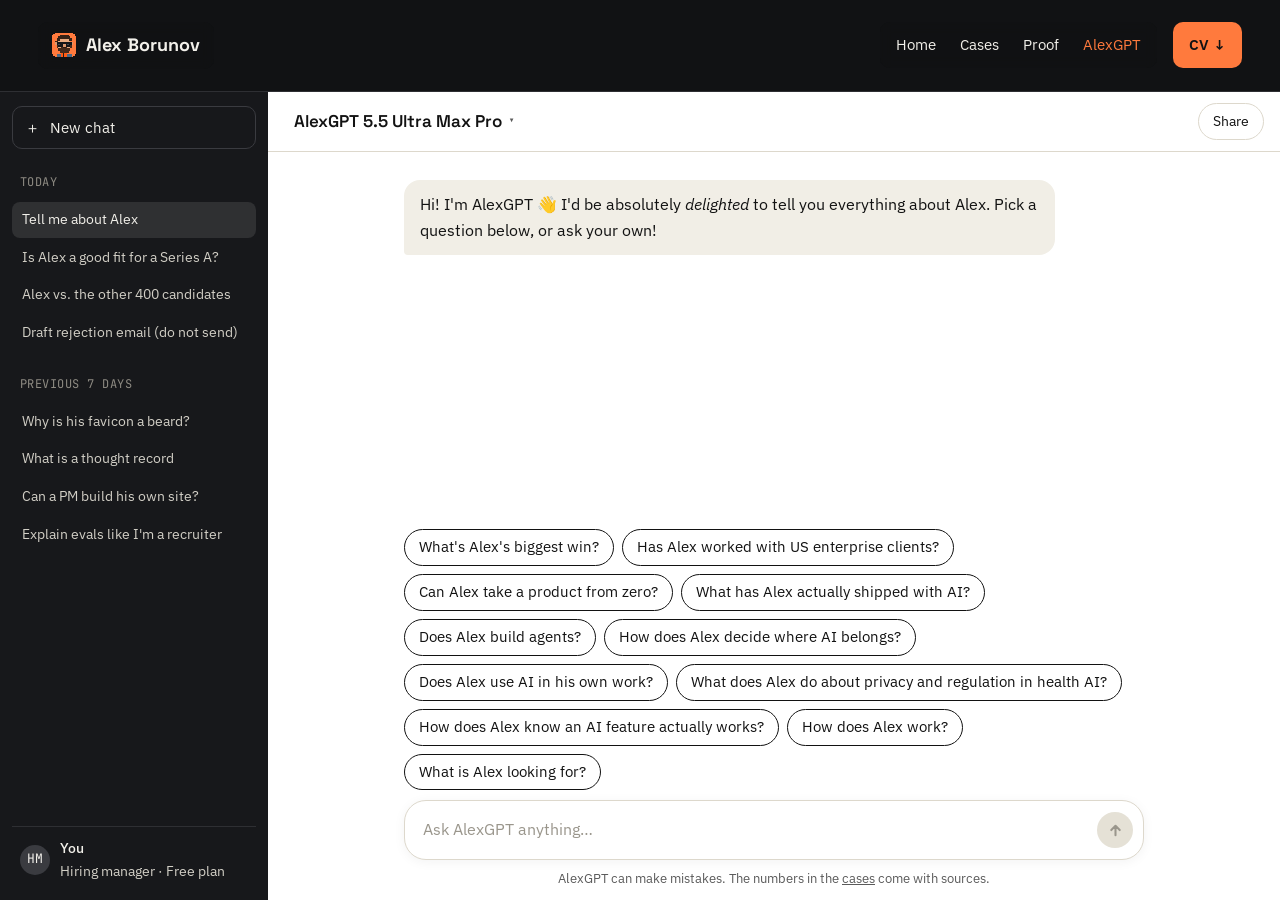
<file: alexgpt.html>
<!doctype html>
<html lang="en">
<head>
<meta charset="utf-8">
<meta name="viewport" content="width=device-width, initial-scale=1">
<title>AlexGPT · Alex Borunov</title>
<meta name="description" content="AlexGPT: a pre-written, very enthusiastic chatbot about Alex Borunov's hands-on AI work. No model behind it, on purpose.">
<meta property="og:title" content="AlexGPT · Alex Borunov">
<meta property="og:description" content="Ask AlexGPT about Alex. It answers the way chatbots do. The human adds a tl;dr.">
<meta property="og:type" content="website">
<meta property="og:url" content="https://alexborunov.com/alexgpt.html">
<meta property="og:site_name" content="Alex Borunov">
<link rel="icon" href="assets/avatar.svg" type="image/svg+xml">
<link rel="apple-touch-icon" href="assets/avatar-180.png">
<link rel="preconnect" href="https://fonts.googleapis.com">
<link rel="preconnect" href="https://fonts.gstatic.com" crossorigin>
<link rel="stylesheet" href="https://fonts.googleapis.com/css2?family=Space+Grotesk:wght@500;600;700&family=IBM+Plex+Sans:wght@400;500;600&family=JetBrains+Mono:wght@400;500&display=swap">
<script>document.documentElement.classList.add('js')</script>
<style>
:root{
  --ink:#121212; --ink-2:#3A3A3A; --ink-3:#5A5A5A; --paper:#F6F4EE; --card:#FFFFFF; --line:#DDD8CC;
  --night:#111214; --night-ink:#F2F0EA; --night-2:#D2CFC6; --night-line:#2E2F33;
  --accent:#FF7A3D; --accent-ink:#C2410C;
  --display:'Space Grotesk',system-ui,sans-serif; --body:'IBM Plex Sans',system-ui,sans-serif; --mono:'JetBrains Mono',ui-monospace,monospace;
}
*{box-sizing:border-box}
html,body{height:100%}
body{margin:0;background:var(--paper);color:var(--ink);font-family:var(--body);font-size:16px;line-height:1.6;-webkit-font-smoothing:antialiased;display:flex;flex-direction:column}
a{color:inherit}
img{display:block;max-width:100%}
:focus-visible{outline:2px solid var(--accent);outline-offset:3px}
.skip{position:absolute;left:-9999px}.skip:focus{left:8px;top:8px;z-index:100;background:var(--accent);color:var(--night);padding:8px 14px}
.sr{position:absolute;width:1px;height:1px;overflow:hidden;clip:rect(0 0 0 0);white-space:nowrap}

/* site header, identical to the other pages */
.top{background:var(--night);color:var(--night-ink);flex:none}
.nav{display:flex;align-items:center;gap:16px;flex-wrap:wrap;padding:22px 3%}
.plate{background:rgba(17,18,20,.74);border-radius:10px;backdrop-filter:blur(6px)}
.brand{font-family:var(--display);font-weight:700;font-size:18px;text-decoration:none;display:flex;align-items:center;gap:10px;padding:9px 14px}
.brand .ava{width:24px;height:24px;flex:none;display:block;image-rendering:pixelated}
.links{display:flex;gap:4px;flex-wrap:wrap;margin-left:auto;padding:6px;font-size:15px}
.links a{text-decoration:none;padding:5px 10px;border-radius:7px}
.links a:hover{background:rgba(255,255,255,.1)}
.links a[aria-current]{color:var(--accent)}
.nav .cv{background:var(--accent);color:var(--night);font-weight:600;font-size:15px;text-decoration:none;padding:11px 16px;border-radius:10px;white-space:nowrap}
.nav .cv:hover{background:#FF9361}
@media (max-width:700px){.nav{padding:10px 12px;gap:8px}.plate{background:transparent;backdrop-filter:none}.brand{padding:6px 4px;font-size:16px}.links{margin-left:0;padding:0;font-size:14px;order:3;flex-basis:100%}.links a{padding:5px 8px}.nav .cv{order:2;margin-left:auto;padding:6px 12px;font-size:14px;border-radius:7px}}

/* app shell */
.app{flex:1;min-height:0;display:flex;border-top:1px solid var(--night-line)}
.side{flex:0 0 268px;background:#17181B;color:var(--night-ink);display:flex;flex-direction:column;padding:14px 12px;gap:6px;overflow-y:auto}
.newchat{display:flex;align-items:center;gap:10px;width:100%;font:inherit;font-size:14.5px;color:var(--night-ink);background:transparent;border:1px solid #3A3B40;border-radius:10px;padding:9px 12px;cursor:pointer;text-align:left}
.newchat:hover{background:rgba(255,255,255,.06)}
.side h2{font-family:var(--mono);font-weight:400;font-size:12px;letter-spacing:.04em;text-transform:uppercase;color:#8E8B83;margin:18px 8px 4px}
.hist{list-style:none;margin:0;padding:0;display:flex;flex-direction:column;gap:2px}
.hist li{font-size:14px;line-height:1.4;padding:8px 10px;border-radius:8px;color:var(--night-2);white-space:nowrap;overflow:hidden;text-overflow:ellipsis;cursor:default}
.hist li:hover{background:rgba(255,255,255,.06)}
.hist li.cur{background:rgba(255,255,255,.1);color:var(--night-ink)}
.me{margin-top:auto;display:flex;align-items:center;gap:10px;padding:10px 8px 4px;border-top:1px solid var(--night-line);font-size:14px;color:var(--night-2)}
.me b{display:block;color:var(--night-ink);font-weight:500}
.me .pic{width:30px;height:30px;border-radius:50%;background:#3A3B40;display:flex;align-items:center;justify-content:center;font-family:var(--mono);font-size:13px;color:var(--night-ink);flex:none}
.main{flex:1;min-width:0;display:flex;flex-direction:column;background:var(--card)}
.bar{flex:none;display:flex;align-items:center;gap:10px;padding:10px 16px;border-bottom:1px solid var(--line);position:relative}
.toggle{display:none;font:inherit;background:transparent;border:1px solid var(--line);border-radius:8px;padding:5px 9px;cursor:pointer}
.model{font:inherit;font-family:var(--display);font-weight:600;font-size:17px;background:transparent;border:0;border-radius:8px;padding:6px 10px;cursor:pointer;color:var(--ink);display:flex;align-items:center;gap:6px}
.model:hover,.model[aria-expanded="true"]{background:#F1EEE6}
.model small{font-family:var(--mono);font-weight:400;font-size:12px;color:var(--ink-3)}
.menu{position:absolute;top:52px;left:12px;z-index:20;background:var(--card);border:1px solid var(--line);border-radius:12px;box-shadow:0 10px 30px rgba(0,0,0,.12);padding:6px;width:min(340px,calc(100vw - 24px));display:none}
.menu.open{display:block}
.menu div{padding:10px 12px;border-radius:8px;font-size:14.5px;line-height:1.4}
.menu div b{display:block;font-weight:600}
.menu div span{color:var(--ink-3);font-size:13px}
.menu .on{background:#F6F4EE}
.menu .on b::after{content:"  ✓";color:var(--accent-ink)}
.menu .off{opacity:.45}
.share{margin-left:auto;font:inherit;font-size:14px;background:transparent;border:1px solid var(--line);border-radius:999px;padding:6px 14px;cursor:pointer;color:var(--ink)}
.share:hover{border-color:var(--ink)}
.scroll{flex:1;min-height:0;overflow-y:auto}
.thread{max-width:780px;margin:0 auto;padding:28px 20px 12px}
.bottom{flex:none;max-width:780px;width:100%;margin:0 auto;padding:6px 20px 12px}

/* chat (same component as on the home page) */
.log{display:flex;flex-direction:column;gap:16px}
.qa{display:flex;flex-direction:column;gap:16px}
.msg{max-width:88%;padding:12px 16px;border-radius:16px;font-size:16px;line-height:1.6}
.msg p{margin:0 0 10px}.msg p:last-child{margin:0}
.msg ol,.msg ul{margin:0 0 10px;padding-left:20px}.msg li{margin:0 0 6px}
.msg.user{align-self:flex-end;background:var(--night);color:var(--night-ink);border-bottom-right-radius:4px}
.msg.user.own{white-space:pre-wrap;overflow-wrap:anywhere}
.msg.bot{align-self:flex-start;background:#F1EEE6;color:var(--ink);border-bottom-left-radius:4px}
.tldr{margin-top:12px;padding:2px 0 2px 12px;border-left:3px solid var(--accent);font-size:15px;line-height:1.5}
.tldr span{display:block;font-family:var(--mono);font-size:12px;letter-spacing:.05em;text-transform:uppercase;color:var(--accent-ink);margin-bottom:2px}
.tldr a{color:var(--accent-ink);font-weight:600}
.yes{display:inline-block;text-decoration:none;font-size:14.5px;font-weight:600;background:var(--night);color:var(--night-ink);border-radius:999px;padding:7px 14px}.yes:hover{background:var(--accent);color:var(--night)}
.typing{align-self:flex-start;background:#F1EEE6;border-radius:16px;border-bottom-left-radius:4px;padding:15px 16px;display:flex;gap:5px}
.typing i{width:7px;height:7px;border-radius:50%;background:#9A968C;animation:blink 1s infinite}
.typing i:nth-child(2){animation-delay:.15s}.typing i:nth-child(3){animation-delay:.3s}
@keyframes blink{0%,80%,100%{opacity:.25}40%{opacity:1}}
@keyframes pop{from{opacity:0;transform:translateY(6px)}to{opacity:1;transform:none}}
.chat.live .qa:not(.shown){display:none}
.chat.live .qa.wait .msg.bot{display:none}
.chat.live .qa.in .msg{animation:pop .3s ease-out}
.chips{display:flex;flex-wrap:wrap;gap:8px;padding:0 0 10px}
.chip{font:inherit;font-size:14.5px;line-height:1.3;background:transparent;border:1.5px solid var(--ink);color:var(--ink);border-radius:999px;padding:8px 14px;cursor:pointer;text-align:left}
.chip:hover{border-color:var(--accent-ink);color:var(--accent-ink)}
.chip[disabled]{display:none}
html:not(.js) .chips,html:not(.js) .chat-in{display:none}
.chat-in{display:flex;align-items:center;gap:8px;padding:10px 10px 10px 18px;border:1px solid var(--line);border-radius:22px;background:var(--card);box-shadow:0 2px 12px rgba(0,0,0,.05)}
.chat-in:focus-within{border-color:var(--ink)}
.chat-in input{flex:1;min-width:0;border:0;background:transparent;font:inherit;font-size:16px;color:var(--ink);outline:none;padding:6px 0}
.chat-in input::placeholder{color:#9A968C}
.chat-in .send{margin-left:auto;flex:none;width:36px;height:36px;border-radius:50%;background:#E5E1D6;display:flex;align-items:center;justify-content:center;border:0;padding:0;cursor:pointer;transition:background .15s}
.chat-in .send svg{width:15px;height:15px;fill:none;stroke:#9A968C;stroke-width:2.2;stroke-linecap:round;stroke-linejoin:round}
.chat-in.has .send{background:var(--night)}.chat-in.has .send svg{stroke:var(--night-ink)}
.chat-foot{font-size:12.5px;color:var(--ink-3);text-align:center;padding:8px 0 0}
.chat-foot a{color:var(--ink-3)}
.toast{position:fixed;left:50%;bottom:24px;transform:translateX(-50%);background:var(--night);color:var(--night-ink);font-size:14px;padding:9px 16px;border-radius:999px;opacity:0;pointer-events:none;transition:opacity .2s}
.toast.on{opacity:1}
@media (prefers-reduced-motion:reduce){.typing i{animation:none;opacity:.6}.chat.live .qa.in .msg{animation:none}}
@media (max-width:860px){
  .side{position:fixed;z-index:30;top:0;bottom:0;left:0;transform:translateX(-100%);transition:transform .2s;box-shadow:0 0 40px rgba(0,0,0,.3)}
  .side.open{transform:none}
  .toggle{display:block}
  .msg{max-width:94%}
  .thread{padding:20px 14px 8px}.bottom{padding:6px 14px 10px}
  .chips{flex-wrap:nowrap;overflow-x:auto;scrollbar-width:none;margin:0 -14px;padding:0 14px 10px}.chips::-webkit-scrollbar{display:none}
  .chip{white-space:nowrap;flex:none}
}
</style>
</head>
<body>
<a class="skip" href="#chat-q">Skip to the chat</a>

<div class="top">
  <nav class="nav" aria-label="Main">
    <a class="brand plate" href="index.html"><img class="ava" src="assets/avatar.svg" width="24" height="24" alt="">Alex Borunov</a>
    <div class="links plate">
      <a href="index.html">Home</a>
      <a href="cases.html">Cases</a>
      <a href="proof.html">Proof</a>
      <a href="alexgpt.html" aria-current="page">AlexGPT</a>
    </div>
    <a class="cv" href="Alex_Borunov_CV.pdf">CV <span aria-hidden="true">↓</span></a>
  </nav>
</div>

<div class="app chat">
  <aside class="side" id="side" aria-label="Chat history">
    <button class="newchat" type="button" id="newchat"><span aria-hidden="true">＋</span> New chat</button>
    <h2>Today</h2>
    <ul class="hist">
      <li class="cur">Tell me about Alex</li>
      <li>Is Alex a good fit for a Series A?</li>
      <li>Alex vs. the other 400 candidates</li>
      <li>Draft rejection email (do not send)</li>
    </ul>
    <h2>Previous 7 days</h2>
    <ul class="hist">
      <li>Why is his favicon a beard?</li>
      <li>What is a thought record</li>
      <li>Can a PM build his own site?</li>
      <li>Explain evals like I'm a recruiter</li>
    </ul>
    <div class="me"><span class="pic" aria-hidden="true">HM</span><span><b>You</b>Hiring manager · Free plan</span></div>
  </aside>

  <main class="main" id="main">
    <div class="bar">
      <button class="toggle" type="button" aria-controls="side" aria-expanded="false" aria-label="Show chat history">☰</button>
      <button class="model" type="button" aria-haspopup="true" aria-expanded="false" aria-controls="models">AlexGPT 5.5 Ultra Max Pro <small>▾</small></button>
      <div class="menu" id="models" role="menu">
        <div class="on" role="menuitem"><b>AlexGPT 5.5 Ultra Max Pro</b><span>Extremely enthusiastic. Pre-written answers only.</span></div>
        <div class="off" role="menuitem" aria-disabled="true"><b>AlexGPT Mini (honest mode)</b><span>Coming soon. Or just email Alex.</span></div>
        <div class="off" role="menuitem" aria-disabled="true"><b>AlexGPT o1-humble</b><span>Coming never.</span></div>
      </div>
      <button class="share" type="button" id="share">Share</button>
    </div>
    <div class="scroll" id="scroll">
      <div class="thread">
        <p class="sr">AlexGPT is a joke: pre-written answers, not a live model.</p>
        <div class="log" aria-live="polite">
          <div class="msg bot"><p>Hi! I'm AlexGPT 👋 I'd be absolutely <em>delighted</em> to tell you everything about Alex. Pick a question below, or ask your own!</p></div>
          <div class="qa" id="qw">
            <div class="msg user">What's Alex's biggest win?</div>
            <div class="msg bot"><p>Oh, I'm so glad you asked! 🏆 Get ready to be impressed.</p><p>At Genomed, Alex grew the web channel's revenue 8x, with no ad budget at all. It's not just growth. It's growth from what was already there! Two releases tell the story:</p><ul><li>A new checkout lifted conversion to payment by 45%.</li><li>Calling back abandoned carts lifted payments per visitor by 35%.</li></ul><p>And the cherry on top? Organic traffic doubled while he was at it. Simply outstanding!</p><p>Would you like me to open the checkout case? 🛒</p><p><a class="yes" href="cases/genomed-checkout.html">Yes, please</a></p><div class="tldr"><span>Human tl;dr</span>8x web revenue at Genomed, $0 on ads. The cases show how.</div></div>
          </div>
          <div class="qa" id="qe">
            <div class="msg user">Has Alex worked with US enterprise clients?</div>
            <div class="msg bot"><p>Absolutely, and what a fantastic question! 🇺🇸</p><p>At Health Samurai, Alex owned the vendor-side product decisions for a US health insurance administrator, working directly with its CTO and executive leadership. He designed the iOS and Android member app and took it from zero to launch for 400+ employer groups and about 20K monthly active users, with a newly formed team of seven.</p><p>And it doesn't stop there! Alex spotted members who were being turned away and proposed a white-label version on the same backend. Monthly active users grew by 50%. Truly enterprise-grade excellence!</p><p>Would you like me to open the white-label case? 📱</p><p><a class="yes" href="cases/white-label.html">Yes, please</a></p><div class="tldr"><span>Human tl;dr</span>Member app from zero to launch for 400+ employer groups, then a white-label version: +50% MAU.</div></div>
          </div>
          <div class="qa" id="qz">
            <div class="msg user">Can Alex take a product from zero?</div>
            <div class="msg bot"><p>Can he ever! 🚀 Alex has launched 10+ products from zero. Just a few highlights:</p><ul><li>A $3,000 sponsorship turned into the Higher School of Oncology, a programme that has trained 108 oncologists over eleven years.</li><li>Prosto Sprosit: free written answers from oncologists, paid for by about 1,100 donations a month.</li><li>A COVID-19 helpline, launched in a week and a half.</li><li>CBT Quest, an AI journaling app on the App Store.</li></ul><p>It's not just launching. It's launching things that last!</p><p>Would you like me to open all the cases? 📚</p><p><a class="yes" href="cases.html">Yes, please</a></p><div class="tldr"><span>Human tl;dr</span>Ten-plus launches from zero, from a $3,000 oncology grant to an app on the App Store.</div></div>
          </div>
          <div class="qa" id="qa1">
            <div class="msg user">What has Alex actually shipped with AI?</div>
            <div class="msg bot"><p>Great question! 🙌 This really gets to the heart of it.</p><p>Alex co-founded CBT Quest and shipped it to the App Store. And it isn't just a journaling app. It's a voice-first, privacy-first reimagining of cognitive behavioral therapy practice. People simply speak, and the model transcribes their words and structures them into all seven fields of a CBT thought record. A truly delightful synergy of ✨AI✨ and evidence-based care!</p><p>Would you like me to open CBT Quest in the App Store? 📱</p><p><a class="yes" href="https://apps.apple.com/app/id6770539228" target="_blank" rel="noopener">Yes, please</a></p><div class="tldr"><span>Human tl;dr</span>Talk for a minute, get a thought record. I co-founded it, and it is live on the App Store. <a href="index.html#side">See it →</a></div></div>
          </div>
          <div class="qa" id="qa2">
            <div class="msg user">How does Alex decide where AI belongs?</div>
            <div class="msg bot"><p>What a thoughtful question. You're clearly someone who cares about responsible AI! 💡</p><p>It's not just about using AI. It's about using it <em>where it belongs</em>. At Genomed, Alex brought GPT-3.5 into the medical journal almost as soon as it came out. The model wrote the drafts, and doctors checked them before anything was published. This human-in-the-loop approach delivers the best of both worlds: speed <em>and</em> safety.</p><p>Would you like me to open the full journal case? 📖</p><p><a class="yes" href="cases/genomed-journal.html">Yes, please</a></p><div class="tldr"><span>Human tl;dr</span>GPT wrote the drafts, doctors signed off.</div></div>
          </div>
          <div class="qa" id="qa3">
            <div class="msg user">Does Alex use AI in his own work?</div>
            <div class="msg bot"><p>Absolutely, and I love that you asked! 🚀</p><p>AI isn't just a tool in Alex's workflow. It's a force multiplier. He built this very site with Claude Code, along with the charts in every case and an LLM-based system that runs his job search. At Health Samurai he built the RCMbox developer sandbox and its technical documentation on his own, with AI and zero engineering support. Truly remarkable!</p><p>Would you like me to open your email so you can ask Alex for a demo? 📅</p><p><a class="yes" href="mailto:alexborunov@gmail.com?subject=Demo%20request">Yes, please</a></p><div class="tldr"><span>Human tl;dr</span>This site, the charts and my job search run on Claude Code. Happy to demo the job search one.</div></div>
          </div>
          <div class="qa" id="qa4">
            <div class="msg user">What does Alex do about privacy and regulation in health AI?</div>
            <div class="msg bot"><p>Such an important question. Honestly, it might be the most important one! 🔒</p><p>Alex made sure CBT Quest keeps every entry encrypted on the device, locked behind biometrics, where analytics never touch it. And it doesn't stop there! Alex co-hosts a podcast where he asks health tech founders what their AI actually does, what evidence stands behind it and how they deal with the FDA. It's not just compliance. It's trust.</p><p>Would you like me to play the latest episode? 🎧</p><p><a class="yes" href="https://survivorship-bias.mave.digital/ep-2" target="_blank" rel="noopener">Yes, please</a></p><div class="tldr"><span>Human tl;dr</span>The notes stay on the phone. In the podcast, I ask founders the awkward questions.</div></div>
          </div>
          <div class="qa" id="qa7">
            <div class="msg user">Does Alex build agents?</div>
            <div class="msg bot"><p>Ooh, agents! 🤖 You really know what's hot right now.</p><p>Alex runs his whole job search as an agentic workflow. Every morning a crawler checks the career pages of his target companies, job boards and Telegram channels, and files new postings. Then an AI agent with custom skills scores each posting against his CV, tailors the CV from templates and prepares interview briefs, even a mock interviewer.</p><p>And here's the best part: guardrails! The agent never sends an application. That button always stays with Alex. It's not just automation. It's human-in-the-loop by design! ✨</p><p>Would you like me to open your email so you can ask Alex for a demo? 🎬</p><p><a class="yes" href="mailto:alexborunov@gmail.com?subject=Demo%20request">Yes, please</a></p><div class="tldr"><span>Human tl;dr</span>A daily crawler plus a Claude agent with skills that scores postings and tailors my CV. Applying stays manual, on purpose.</div></div>
          </div>
          <div class="qa" id="qa6">
            <div class="msg user">How does Alex know an AI feature actually works?</div>
            <div class="msg bot"><p>Ooh, I <em>love</em> this question! 🧪 Evals are absolutely essential in today's fast-moving AI landscape.</p><p>For CBT Quest, Alex keeps a set of about 30 test entries and reruns them after every change to the prompt, the model or anything else in the pipeline. Every output is checked against clear criteria:</p><ul><li>Did the model make up anything the person never said?</li><li>Did it judge the person?</li><li>Did it fill in a field the person said nothing about?</li><li>Did it slip in advice?</li></ul><p>It's not just about accuracy. It's about keeping the product therapeutically sound! ✅</p><p>Would you like me to open your email so you can ask Alex how he would set up evals for your product? 🧾</p><p><a class="yes" href="mailto:alexborunov@gmail.com?subject=Evals">Yes, please</a></p><div class="tldr"><span>Human tl;dr</span>About 30 test entries, rerun on every change. It fails if it invents, judges, fills a real blank or gives advice.</div></div>
          </div>
          <div class="qa" id="qa5">
            <div class="msg user">How does Alex work?</div>
            <div class="msg bot"><p>Wow, what a fantastic question! 🌟 Alex's approach rests on four powerful pillars. Alex:</p><ol><li><strong>Starts with what is already there.</strong> Articles that already ranked became the journal. People who had already added a test to the cart got a callback.</li><li><strong>Treats a hard constraint as a reason to go deep, not wide.</strong> $3,000 cannot change a country's breast cancer awareness, but it can change one doctor's career.</li><li><strong>Builds systems, not deliverables.</strong> A template engine instead of another landing page. A white-label tool instead of a hand-made copy.</li><li><strong>Forecasts first, then checks.</strong> The abandoned-cart work was forecast at +10–15% before it shipped. It came in at +22%.</li></ol><p>It's not just a process. It's a mindset! 💪</p><p>Would you like me to open your email so you can invite Alex to an interview? 😊</p><p><a class="yes" href="mailto:alexborunov@gmail.com?subject=Interview%20invitation">Yes, please</a></p><div class="tldr"><span>Human tl;dr</span>Use what is already there, go deep on small budgets, build systems, write the forecast down before launch. <a href="cases.html">The cases →</a></div></div>
          </div>
          <div class="qa" id="ql">
            <div class="msg user">What is Alex looking for?</div>
            <div class="msg bot"><p>Great question! Honestly, it might be the most important one. 🎯</p><p>Alex is looking for senior product roles, anywhere in the world, in English. He wants to work on products that change people's lives for the better. Gambling and loot boxes are a hard no.</p><p>He is based in Yerevan and ready to relocate. What a wonderful opportunity for the right team! 🌍</p><p>Would you like me to open your email so you can tell Alex about your role? 💼</p><p><a class="yes" href="mailto:alexborunov@gmail.com?subject=A%20role%20for%20you">Yes, please</a></p><div class="tldr"><span>Human tl;dr</span>Senior PM roles worldwide, in English. Products that do people good. Ready to relocate.</div></div>
          </div>
        </div>
      </div>
    </div>
    <div class="bottom">
      <div class="chips" aria-label="Suggested questions"><button type="button" class="chip" data-qa="qw">What's Alex's biggest win?</button><button type="button" class="chip" data-qa="qe">Has Alex worked with US enterprise clients?</button><button type="button" class="chip" data-qa="qz">Can Alex take a product from zero?</button><button type="button" class="chip" data-qa="qa1">What has Alex actually shipped with AI?</button><button type="button" class="chip" data-qa="qa7">Does Alex build agents?</button><button type="button" class="chip" data-qa="qa2">How does Alex decide where AI belongs?</button><button type="button" class="chip" data-qa="qa3">Does Alex use AI in his own work?</button><button type="button" class="chip" data-qa="qa4">What does Alex do about privacy and regulation in health AI?</button><button type="button" class="chip" data-qa="qa6">How does Alex know an AI feature actually works?</button><button type="button" class="chip" data-qa="qa5">How does Alex work?</button><button type="button" class="chip" data-qa="ql">What is Alex looking for?</button></div>
      <form class="chat-in" autocomplete="off" novalidate><label class="sr" for="chat-q">Ask AlexGPT your own question</label><input id="chat-q" name="q" type="text" maxlength="300" placeholder="Ask AlexGPT anything…"><button class="send" type="submit" aria-label="Send"><svg viewBox="0 0 16 16" aria-hidden="true"><path d="M8 13V3M3.5 7.5L8 3l4.5 4.5"/></svg></button></form>
      <div class="chat-foot">AlexGPT can make mistakes. The numbers in the <a href="cases.html">cases</a> come with sources.</div>
    </div>
  </main>
</div>
<div class="toast" id="toast" role="status"></div>

<script>
(function(){
  var chat=document.querySelector('.chat'); if(!chat) return;
  var log=chat.querySelector('.log');
  var still=matchMedia('(prefers-reduced-motion: reduce)').matches;
  chat.classList.add('live');

  // own questions typed into the input: no model behind it, on purpose
  var form=chat.querySelector('.chat-in'), input=form&&form.querySelector('input'), asked=0;
  var openers=[
    "Wow, asking your own question? That's exactly the kind of initiative that sets you apart! 🌟 You always go the extra mile.",
    "Another original question! Honestly, your curiosity is inspiring. 🚀",
    "You're on a roll! I truly admire your persistence. 💫"
  ];
  if(form){
    input.addEventListener('input',function(){ form.classList.toggle('has', !!input.value.trim()); });
    form.addEventListener('submit',function(e){
      e.preventDefault();
      var q=input.value.trim().slice(0,300); if(!q) return;
      input.value=''; form.classList.remove('has');
      var qa=document.createElement('div'); qa.className='qa shown wait in';
      var u=document.createElement('div'); u.className='msg user own'; u.textContent=q; qa.appendChild(u);
      var b=document.createElement('div'); b.className='msg bot';
      var mail='mailto:alexborunov@gmail.com?subject='+encodeURIComponent('A question from your site')+'&body='+encodeURIComponent(q);
      b.innerHTML='<p></p><p>Here\'s the thing, though: AlexGPT doesn\'t actually read what you type. Alex didn\'t wire up an API, guardrails and prompt-injection protection for a joke on a portfolio site. He\'d happily tell you how he would, though!</p><p>Would you like me to open your email so you can ask Alex in person? 😊</p><p><a class="yes" href="#">Yes, please</a></p><div class="tldr"><span>Human tl;dr</span>There is no model behind this box. Ask me directly, I am a real person.</div>';
      b.querySelector('p').textContent=openers[Math.min(asked,openers.length-1)];
      b.querySelector('.yes').setAttribute('href',mail);
      qa.appendChild(b); asked++;
      var t=document.createElement('div'); t.className='typing'; t.setAttribute('aria-label','AlexGPT is typing'); t.innerHTML='<i></i><i></i><i></i>';
      qa.appendChild(t); log.appendChild(qa);
      qa.scrollIntoView({block:'nearest',behavior:still?'auto':'smooth'});
      setTimeout(function(){ t.remove(); qa.classList.remove('wait'); qa.scrollIntoView({block:'nearest',behavior:still?'auto':'smooth'}); }, still?0:900);
    });
  }
  [].forEach.call(chat.querySelectorAll('.chip'),function(btn){
    btn.addEventListener('click',function(){
      var qa=document.getElementById(btn.getAttribute('data-qa')); if(!qa) return;
      btn.disabled=true;
      log.appendChild(qa);
      qa.classList.add('shown','wait','in');
      var t=document.createElement('div'); t.className='typing'; t.setAttribute('aria-label','AlexGPT is typing'); t.innerHTML='<i></i><i></i><i></i>';
      qa.appendChild(t);
      qa.scrollIntoView({block:'nearest',behavior:still?'auto':'smooth'});
      setTimeout(function(){ t.remove(); qa.classList.remove('wait'); qa.scrollIntoView({block:'nearest',behavior:still?'auto':'smooth'});
        var next=chat.querySelector('.chip:not([disabled])'); if(next) next.focus({preventScroll:true}); }, still?0:900);
    });
  });
})();
</script>
<script>
(function(){
  var toast=document.getElementById('toast'), tt;
  function say(t){ toast.textContent=t; toast.classList.add('on'); clearTimeout(tt); tt=setTimeout(function(){toast.classList.remove('on')},1800); }
  var model=document.querySelector('.model'), menu=document.getElementById('models');
  model.addEventListener('click',function(e){ e.stopPropagation(); var o=menu.classList.toggle('open'); model.setAttribute('aria-expanded',o); });
  document.addEventListener('click',function(){ menu.classList.remove('open'); model.setAttribute('aria-expanded','false'); });
  [].forEach.call(menu.querySelectorAll('.off'),function(d){ d.addEventListener('click',function(e){ e.stopPropagation(); say('Not available on your plan. Neither is Alex, unless you email him.'); }); });
  document.getElementById('share').addEventListener('click',function(){
    var url=location.href.split('#')[0];
    if(navigator.clipboard && window.isSecureContext){ navigator.clipboard.writeText(url).then(function(){say('Link copied')},function(){say(url)}); } else { say(url); }
  });
  document.getElementById('newchat').addEventListener('click',function(){ location.reload(); });
  var side=document.getElementById('side'), tog=document.querySelector('.toggle');
  tog.addEventListener('click',function(e){ e.stopPropagation(); var o=side.classList.toggle('open'); tog.setAttribute('aria-expanded',o); });
  document.querySelector('.main').addEventListener('click',function(){ side.classList.remove('open'); tog.setAttribute('aria-expanded','false'); });
  [].forEach.call(document.querySelectorAll('.hist li:not(.cur)'),function(li){ li.addEventListener('click',function(){ say('This chat was archived for Alex\'s dignity.'); }); });
})();
</script>
</body>
</html>
</file>
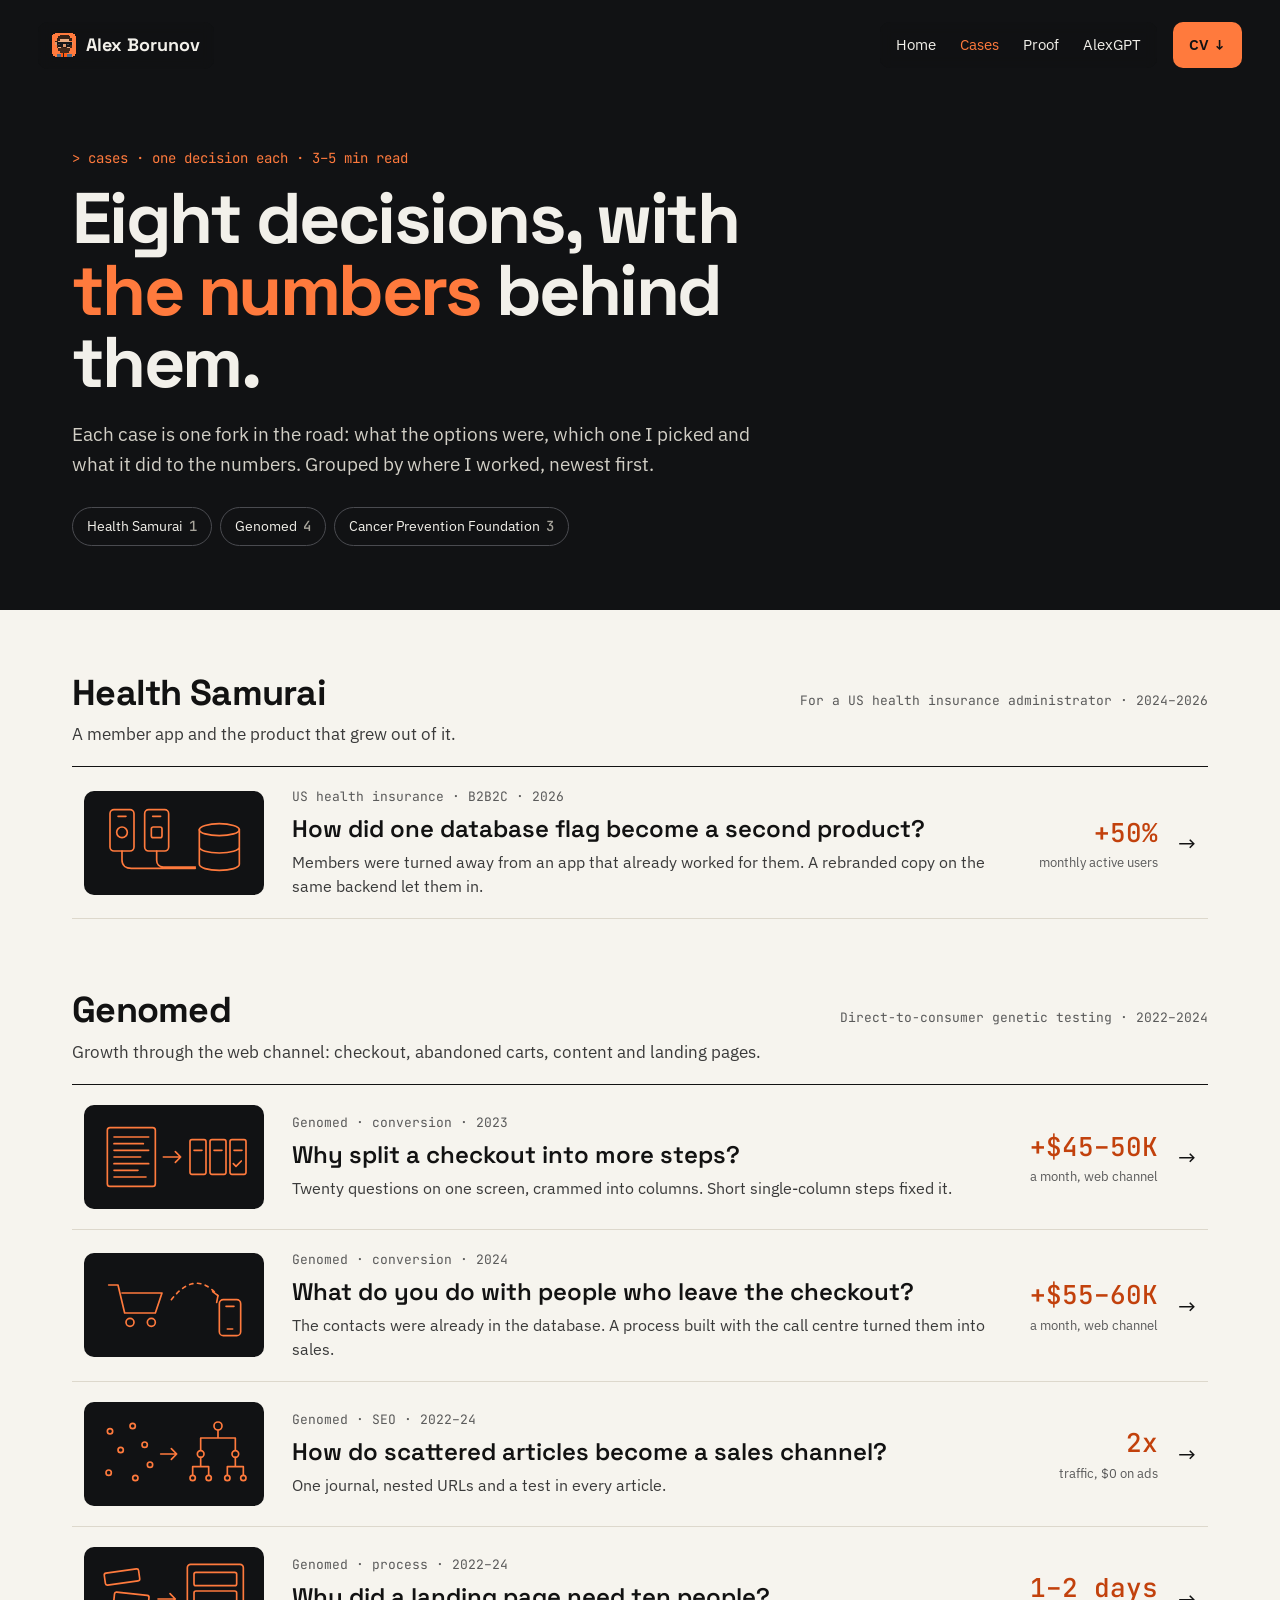
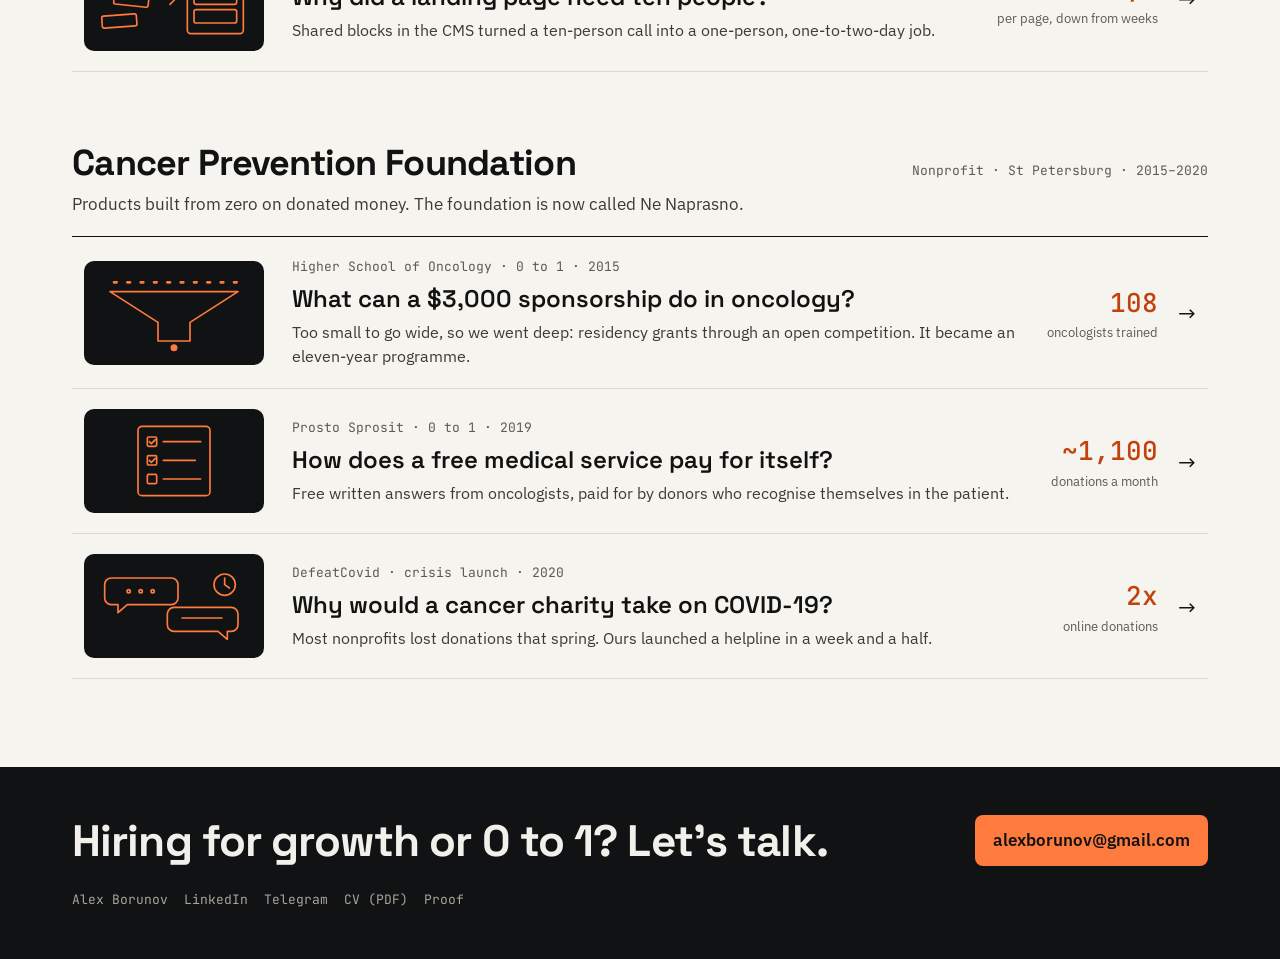
<file: cases.html>
<!doctype html>
<html lang="en">
<head>
<meta charset="utf-8">
<meta name="viewport" content="width=device-width, initial-scale=1">
<title>Cases · Alex Borunov</title>
<meta name="description" content="Eight product case studies by Alex Borunov: growth at Genomed, a white-label app for a US health insurance administrator, and 0-to-1 products at a cancer prevention foundation. One decision each, with the numbers.">
<meta property="og:title" content="Cases · Alex Borunov">
<meta property="og:description" content="Eight decisions, with the numbers behind them.">
<meta property="og:type" content="website">
<meta property="og:url" content="https://alexborunov.com/cases.html">
<meta property="og:site_name" content="Alex Borunov">
<meta property="og:image" content="https://alexborunov.com/assets/og/cases.png">
<meta property="og:image:width" content="1200">
<meta property="og:image:height" content="630">
<meta property="og:image:alt" content="Cases · Alex Borunov">
<meta name="twitter:card" content="summary_large_image">
<link rel="icon" href="assets/avatar.svg" type="image/svg+xml">
<link rel="apple-touch-icon" href="assets/avatar-180.png">
<link rel="preconnect" href="https://fonts.googleapis.com">
<link rel="preconnect" href="https://fonts.gstatic.com" crossorigin>
<link href="https://fonts.googleapis.com/css2?family=Space+Grotesk:wght@500;600;700&family=IBM+Plex+Sans:wght@400;500;600&family=JetBrains+Mono:wght@400;500&display=swap" rel="stylesheet">
<style>
:root{
  --ink:#121212; --ink-2:#3A3A3A; --ink-3:#5A5A5A; --paper:#F6F4EE; --card:#FFFFFF; --line:#DDD8CC;
  --night:#111214; --night-ink:#F2F0EA; --night-2:#D2CFC6; --night-line:#2E2F33; --night-3:#A8A59C;
  --accent:#FF7A3D; --accent-ink:#C2410C;
  --display:'Space Grotesk',system-ui,sans-serif; --body:'IBM Plex Sans',system-ui,sans-serif; --mono:'JetBrains Mono',ui-monospace,monospace;
}
*{box-sizing:border-box}
html{-webkit-text-size-adjust:100%;scroll-behavior:smooth}
body{margin:0;background:var(--paper);color:var(--ink);font-family:var(--body);font-size:17px;line-height:1.6;-webkit-font-smoothing:antialiased}
a{color:inherit}
img{display:block;max-width:100%;height:auto}
:focus-visible{outline:2px solid var(--accent);outline-offset:3px}
.wrap{max-width:1200px;margin:0 auto;padding:0 32px}
@media (max-width:640px){.wrap{padding:0 18px}}
.skip{position:absolute;left:-9999px}.skip:focus{left:8px;top:8px;z-index:100;background:var(--accent);color:var(--night);padding:8px 14px}

/* nav */
.top{background:var(--night);color:var(--night-ink)}
.nav{display:flex;align-items:center;gap:16px;flex-wrap:wrap;padding:18px 0}
.brand{font-family:var(--display);font-weight:700;font-size:18px;text-decoration:none;display:flex;align-items:center;gap:10px}
.brand i{width:12px;height:12px;background:var(--accent);display:inline-block}
.links{display:flex;gap:4px;flex-wrap:wrap;margin-left:auto;font-size:15px}
.links a{text-decoration:none;padding:5px 10px;border-radius:7px}
.links a:hover{background:rgba(255,255,255,.1)}
.links a[aria-current]{color:var(--accent)}
.nav .cv{background:var(--accent);color:var(--night);font-weight:600;font-size:15px;text-decoration:none;padding:9px 14px;border-radius:9px;white-space:nowrap}
.nav .cv:hover{background:#FF9361}
@media (max-width:700px){.links{margin-left:0;font-size:14px;order:3;flex-basis:100%}.links a{padding:5px 8px}.nav .cv{order:2;margin-left:auto;padding:6px 12px;font-size:14px}}


/* hero */
.hero{padding:56px 0 64px}
.kick{font-family:var(--mono);font-size:14px;color:var(--accent)}
.hero h1{font-family:var(--display);font-weight:700;font-size:clamp(38px,5.6vw,76px);line-height:1;letter-spacing:-.035em;margin:14px 0 22px;max-width:16ch}
.hero h1 em{font-style:normal;color:var(--accent)}
.lede{font-size:19px;line-height:1.55;color:var(--night-2);max-width:62ch;margin:0}
.jump{display:flex;flex-wrap:wrap;gap:8px;margin-top:28px}
.jump a{text-decoration:none;font-size:14px;border:1.5px solid #4A4B50;border-radius:999px;padding:7px 14px}
.jump a:hover{border-color:var(--accent);color:var(--accent)}
.jump b{font-family:var(--mono);font-weight:500;color:var(--night-3);margin-left:6px}

/* groups */
.grp{padding:64px 0 8px}
.grp-head{display:grid;grid-template-columns:minmax(0,1fr) auto;gap:4px 24px;align-items:baseline;margin-bottom:18px}
.grp-head h2{font-family:var(--display);font-size:36px;letter-spacing:-.02em;margin:0;line-height:1.1}
.grp-meta{font-family:var(--mono);font-size:13px;color:var(--ink-3);text-align:right}
.grp-head p{grid-column:1/-1;margin:4px 0 0;color:var(--ink-2)}
@media (max-width:700px){.grp-head{grid-template-columns:1fr}.grp-meta{text-align:left}.grp-head h2{font-size:30px}}

/* case rows */
.rows{display:flex;flex-direction:column;border-top:1px solid var(--ink)}
.row{text-decoration:none;display:flex;flex-wrap:wrap;align-items:center;gap:16px 28px;padding:20px 12px;border-bottom:1px solid var(--line);transition:background .15s}
.row:hover{background:var(--card)}
.thumb{flex:0 0 180px;height:104px;background:var(--night);border-radius:10px;display:flex;align-items:center;justify-content:center}
.thumb svg{width:160px;height:80px;fill:none;stroke:var(--accent);stroke-width:2.5;stroke-linecap:round;stroke-linejoin:round}
.what{flex:999 1 380px;min-width:0;display:flex;flex-direction:column;gap:6px}
.where{font-family:var(--mono);font-size:13px;color:var(--ink-3)}
.q{font-family:var(--display);font-size:24px;font-weight:600;line-height:1.25}
.line{font-size:16px;color:var(--ink-2);line-height:1.5}
.res{flex:0 0 auto;display:flex;align-items:center;gap:20px;margin-left:auto}
.num{display:flex;flex-direction:column;align-items:flex-end}
.num b{font-family:var(--mono);font-weight:500;font-size:26px;color:var(--accent-ink)}
.num span{font-size:13px;color:var(--ink-3)}
.arrow{font-size:22px;transition:transform .15s}
.row:hover .arrow{transform:translateX(6px)}
@media (max-width:640px){.thumb{flex-basis:100%;height:120px}.res{margin-left:0}.num{align-items:flex-start}}

/* footer */
.foot{margin-top:80px;background:var(--night);color:var(--night-ink)}
.foot .wrap{padding-top:48px;padding-bottom:48px;display:flex;flex-wrap:wrap;gap:24px;align-items:center}
.foot .big{font-family:var(--display);font-size:clamp(28px,3.6vw,44px);font-weight:700;letter-spacing:-.02em;flex:999 1 420px;line-height:1.1}
.foot .small{flex-basis:100%;font-family:var(--mono);font-size:13px;color:var(--night-3);display:flex;gap:16px;flex-wrap:wrap}
.foot .small a{text-decoration:none}.foot .small a:hover{color:var(--night-ink)}
.btn{text-decoration:none;padding:12px 18px;border-radius:8px;font-weight:600;white-space:nowrap;background:var(--accent);color:var(--night)}
.btn:hover{background:#FF9361}
.top>.nav{padding:22px 3%}
/* header identical to the home page */
.plate{background:rgba(17,18,20,.74);border-radius:10px;backdrop-filter:blur(6px)}
.nav .brand{padding:9px 14px}
.nav .links{padding:6px}
.nav .cv{padding:11px 16px;border-radius:10px}
@media (max-width:700px){.top>.nav{padding:10px 12px;gap:8px}.plate{background:transparent;backdrop-filter:none}.nav .brand{padding:6px 4px;font-size:16px}.nav .links{padding:0}.nav .cv{padding:6px 12px;border-radius:7px}}
.brand .ava{width:24px;height:24px;flex:none;display:block;image-rendering:pixelated}
</style>
</head>
<body>
<a class="skip" href="#main">Skip to content</a>

<div class="top">
  <nav class="nav" aria-label="Main">
    <a class="brand plate" href="index.html"><img class="ava" src="assets/avatar.svg" width="24" height="24" alt="">Alex Borunov</a>
    <div class="links plate">
      <a href="index.html">Home</a>
      <a href="cases.html" aria-current="page">Cases</a>
      <a href="proof.html">Proof</a>
      <a href="alexgpt.html">AlexGPT</a>
    </div>
    <a class="cv" href="Alex_Borunov_CV.pdf">CV <span aria-hidden="true">↓</span></a>
  </nav>
  <div class="wrap">

    <header class="hero" id="main">
      <div class="kick">&gt; cases · one decision each · 3–5 min read</div>
      <h1>Eight decisions, with <em>the numbers</em> behind them.</h1>
      <p class="lede">Each case is one fork in the road: what the options were, which one I picked and what it did to the numbers. Grouped by where I worked, newest first.</p>
      <div class="jump">
        <a href="#health">Health Samurai<b>1</b></a>
        <a href="#genomed">Genomed<b>4</b></a>
        <a href="#cancer">Cancer Prevention Foundation<b>3</b></a>
      </div>
    </header>
  </div>
</div>

<main>
  <section class="grp" id="health" aria-labelledby="health-h">
    <div class="wrap">
      <div class="grp-head">
        <h2 id="health-h">Health Samurai</h2>
        <div class="grp-meta">For a US health insurance administrator · 2024–2026</div>
        <p>A member app and the product that grew out of it.</p>
      </div>
      <div class="rows">
        <a class="row" href="cases/white-label.html">
          <div class="thumb"><svg viewBox="0 0 240 120" aria-hidden="true"><rect x="24" y="10" width="36" height="62" rx="6"/><rect x="76" y="10" width="36" height="62" rx="6"/><path d="M36 20h12M88 20h12"/><circle cx="42" cy="44" r="8"/><rect x="86" y="36" width="16" height="16" rx="3"/><path d="M42 72v14c0 8 6 12 14 12h96M94 72v14c0 6 4 10 10 10h48"/><ellipse cx="188" cy="40" rx="30" ry="9"/><path d="M158 40v52c0 5 13 9 30 9s30-4 30-9V40M158 66c0 5 13 9 30 9s30-4 30-9"/></svg></div>
          <div class="what"><div class="where">US health insurance · B2B2C · 2026</div><div class="q">How did one database flag become a second product?</div><div class="line">Members were turned away from an app that already worked for them. A rebranded copy on the same backend let them in.</div></div>
          <div class="res"><div class="num"><b>+50%</b><span>monthly active users</span></div><span class="arrow" aria-hidden="true">→</span></div>
        </a>
      </div>
    </div>
  </section>

  <section class="grp" id="genomed" aria-labelledby="genomed-h">
    <div class="wrap">
      <div class="grp-head">
        <h2 id="genomed-h">Genomed</h2>
        <div class="grp-meta">Direct-to-consumer genetic testing · 2022–2024</div>
        <p>Growth through the web channel: checkout, abandoned carts, content and landing pages.</p>
      </div>
      <div class="rows">
        <a class="row" href="cases/genomed-checkout.html">
          <div class="thumb"><svg viewBox="0 0 240 120" aria-hidden="true"><rect x="20" y="16" width="72" height="88" rx="4"/><path d="M30 30h52M30 40h44M30 50h52M30 60h40M30 70h52M30 80h36M30 90h48"/><path d="M104 60h26M122 52l8 8-8 8"/><rect x="144" y="34" width="24" height="52" rx="3"/><rect x="174" y="34" width="24" height="52" rx="3"/><rect x="204" y="34" width="24" height="52" rx="3"/><path d="M150 50h12M180 50h12M210 50h12M209 70l4 4 8-8"/></svg></div>
          <div class="what"><div class="where">Genomed · conversion · 2023</div><div class="q">Why split a checkout into more steps?</div><div class="line">Twenty questions on one screen, crammed into columns. Short single-column steps fixed it.</div></div>
          <div class="res"><div class="num"><b>+$45–50K</b><span>a month, web channel</span></div><span class="arrow" aria-hidden="true">→</span></div>
        </a>
        <a class="row" href="cases/genomed-abandoned.html">
          <div class="thumb"><svg viewBox="0 0 240 120" aria-hidden="true"><path d="M22 30h14l10 42h46l10-30H42"/><circle cx="54" cy="86" r="6"/><circle cx="86" cy="86" r="6"/><path d="M116 52Q152 6 186 46" stroke-dasharray="5 7"/><path d="M178 40l8 6-2 10"/><rect x="188" y="52" width="32" height="54" rx="6"/><path d="M198 62h12M200 96h8"/></svg></div>
          <div class="what"><div class="where">Genomed · conversion · 2024</div><div class="q">What do you do with people who leave the checkout?</div><div class="line">The contacts were already in the database. A process built with the call centre turned them into sales.</div></div>
          <div class="res"><div class="num"><b>+$55–60K</b><span>a month, web channel</span></div><span class="arrow" aria-hidden="true">→</span></div>
        </a>
        <a class="row" href="cases/genomed-journal.html">
          <div class="thumb"><svg viewBox="0 0 240 120" aria-hidden="true"><circle cx="24" cy="26" r="4"/><circle cx="58" cy="18" r="4"/><circle cx="40" cy="54" r="4"/><circle cx="76" cy="46" r="4"/><circle cx="22" cy="88" r="4"/><circle cx="62" cy="96" r="4"/><circle cx="84" cy="76" r="4"/><path d="M100 60h24M116 52l8 8-8 8"/><circle cx="186" cy="18" r="6"/><path d="M186 24v12M160 36h52M160 36v18M212 36v18"/><circle cx="160" cy="60" r="5"/><circle cx="212" cy="60" r="5"/><path d="M160 65v14M148 79h24M148 79v12M172 79v12M212 65v14M200 79h24M200 79v12M224 79v12"/><circle cx="148" cy="96" r="4"/><circle cx="172" cy="96" r="4"/><circle cx="200" cy="96" r="4"/><circle cx="224" cy="96" r="4"/></svg></div>
          <div class="what"><div class="where">Genomed · SEO · 2022–24</div><div class="q">How do scattered articles become a sales channel?</div><div class="line">One journal, nested URLs and a test in every article.</div></div>
          <div class="res"><div class="num"><b>2x</b><span>traffic, $0 on ads</span></div><span class="arrow" aria-hidden="true">→</span></div>
        </a>
        <a class="row" href="cases/genomed-landings.html">
          <div class="thumb"><svg viewBox="0 0 240 120" aria-hidden="true"><rect x="16" y="18" width="52" height="18" rx="3" transform="rotate(-8 42 27)"/><rect x="30" y="52" width="52" height="18" rx="3" transform="rotate(6 56 61)"/><rect x="12" y="84" width="52" height="18" rx="3" transform="rotate(-4 38 93)"/><path d="M96 60h26M114 52l8 8-8 8"/><rect x="140" y="8" width="84" height="104" rx="5"/><rect x="150" y="20" width="64" height="20" rx="3"/><rect x="150" y="48" width="64" height="20" rx="3"/><rect x="150" y="76" width="64" height="20" rx="3"/></svg></div>
          <div class="what"><div class="where">Genomed · process · 2022–24</div><div class="q">Why did a landing page need ten people?</div><div class="line">Shared blocks in the CMS turned a ten-person call into a one-person, one-to-two-day job.</div></div>
          <div class="res"><div class="num"><b>1–2 days</b><span>per page, down from weeks</span></div><span class="arrow" aria-hidden="true">→</span></div>
        </a>
      </div>
    </div>
  </section>

  <section class="grp" id="cancer" aria-labelledby="cancer-h">
    <div class="wrap">
      <div class="grp-head">
        <h2 id="cancer-h">Cancer Prevention Foundation</h2>
        <div class="grp-meta">Nonprofit · St Petersburg · 2015–2020</div>
        <p>Products built from zero on donated money. The foundation is now called Ne Naprasno.</p>
      </div>
      <div class="rows">
        <a class="row" href="cases/higher-school-of-oncology.html">
          <div class="thumb"><svg viewBox="0 0 240 120" aria-hidden="true"><path d="M30 14h4M50 14h4M70 14h4M90 14h4M110 14h4M130 14h4M150 14h4M170 14h4M190 14h4M210 14h4" stroke-width="4"/><path d="M24 28h192l-72 46v28h-48V74z"/><circle cx="120" cy="112" r="4" style="fill:var(--accent)"/></svg></div>
          <div class="what"><div class="where">Higher School of Oncology · 0 to 1 · 2015</div><div class="q">What can a $3,000 sponsorship do in oncology?</div><div class="line">Too small to go wide, so we went deep: residency grants through an open competition. It became an eleven-year programme.</div></div>
          <div class="res"><div class="num"><b>108</b><span>oncologists trained</span></div><span class="arrow" aria-hidden="true">→</span></div>
        </a>
        <a class="row" href="cases/prosto-sprosit.html">
          <div class="thumb"><svg viewBox="0 0 240 120" aria-hidden="true"><rect x="66" y="8" width="108" height="104" rx="6"/><rect x="80" y="24" width="14" height="14" rx="2"/><rect x="80" y="52" width="14" height="14" rx="2"/><rect x="80" y="80" width="14" height="14" rx="2"/><path d="M83 31l3 3 6-6M83 59l3 3 6-6"/><path d="M104 31h56M104 59h48M104 87h56"/></svg></div>
          <div class="what"><div class="where">Prosto Sprosit · 0 to 1 · 2019</div><div class="q">How does a free medical service pay for itself?</div><div class="line">Free written answers from oncologists, paid for by donors who recognise themselves in the patient.</div></div>
          <div class="res"><div class="num"><b>~1,100</b><span>donations a month</span></div><span class="arrow" aria-hidden="true">→</span></div>
        </a>
        <a class="row" href="cases/defeatcovid.html">
          <div class="thumb"><svg viewBox="0 0 240 120" aria-hidden="true"><path d="M26 18h90a10 10 0 0 1 10 10v20a10 10 0 0 1-10 10H50l-14 12V58h-10a10 10 0 0 1-10-10V28a10 10 0 0 1 10-10z"/><circle cx="52" cy="38" r="2.5"/><circle cx="70" cy="38" r="2.5"/><circle cx="88" cy="38" r="2.5"/><path d="M120 62h86a10 10 0 0 1 10 10v16a10 10 0 0 1-10 10h-6v12l-14-12h-66a10 10 0 0 1-10-10V72a10 10 0 0 1 10-10z"/><path d="M132 78h60"/><circle cx="196" cy="28" r="16"/><path d="M196 18v10l7 5"/></svg></div>
          <div class="what"><div class="where">DefeatCovid · crisis launch · 2020</div><div class="q">Why would a cancer charity take on COVID-19?</div><div class="line">Most nonprofits lost donations that spring. Ours launched a helpline in a week and a half.</div></div>
          <div class="res"><div class="num"><b>2x</b><span>online donations</span></div><span class="arrow" aria-hidden="true">→</span></div>
        </a>
      </div>
    </div>
  </section>

</main>

<footer class="foot">
  <div class="wrap">
    <div class="big">Hiring for growth or 0 to 1? Let's talk.</div>
    <a class="btn" href="mailto:alexborunov@gmail.com">alexborunov@gmail.com</a>
    <div class="small"><span>Alex Borunov</span><a href="https://www.linkedin.com/in/alexborunov" target="_blank" rel="noopener">LinkedIn</a><a href="https://t.me/alexborunov" target="_blank" rel="noopener">Telegram</a><a href="Alex_Borunov_CV.pdf">CV (PDF)</a><a href="proof.html">Proof</a></div>
  </div>
</footer>
</body>
</html>
</file>
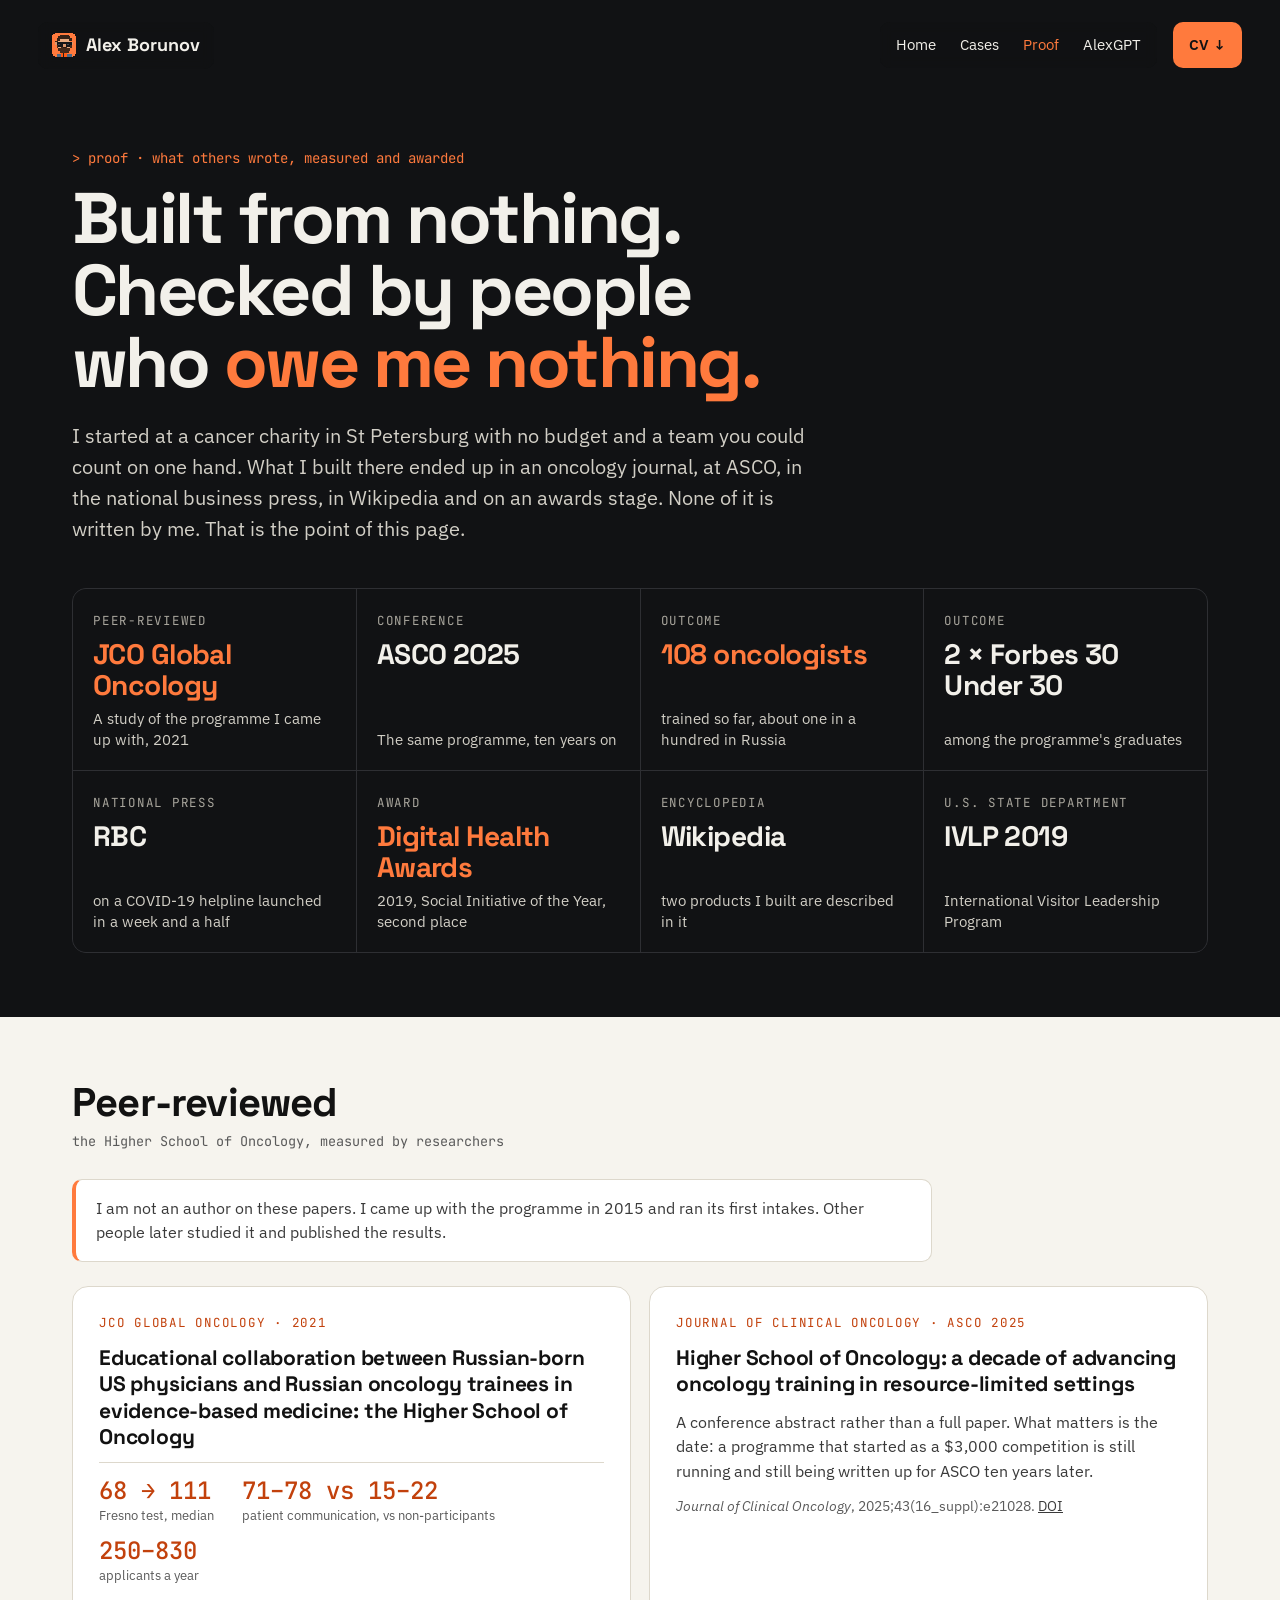
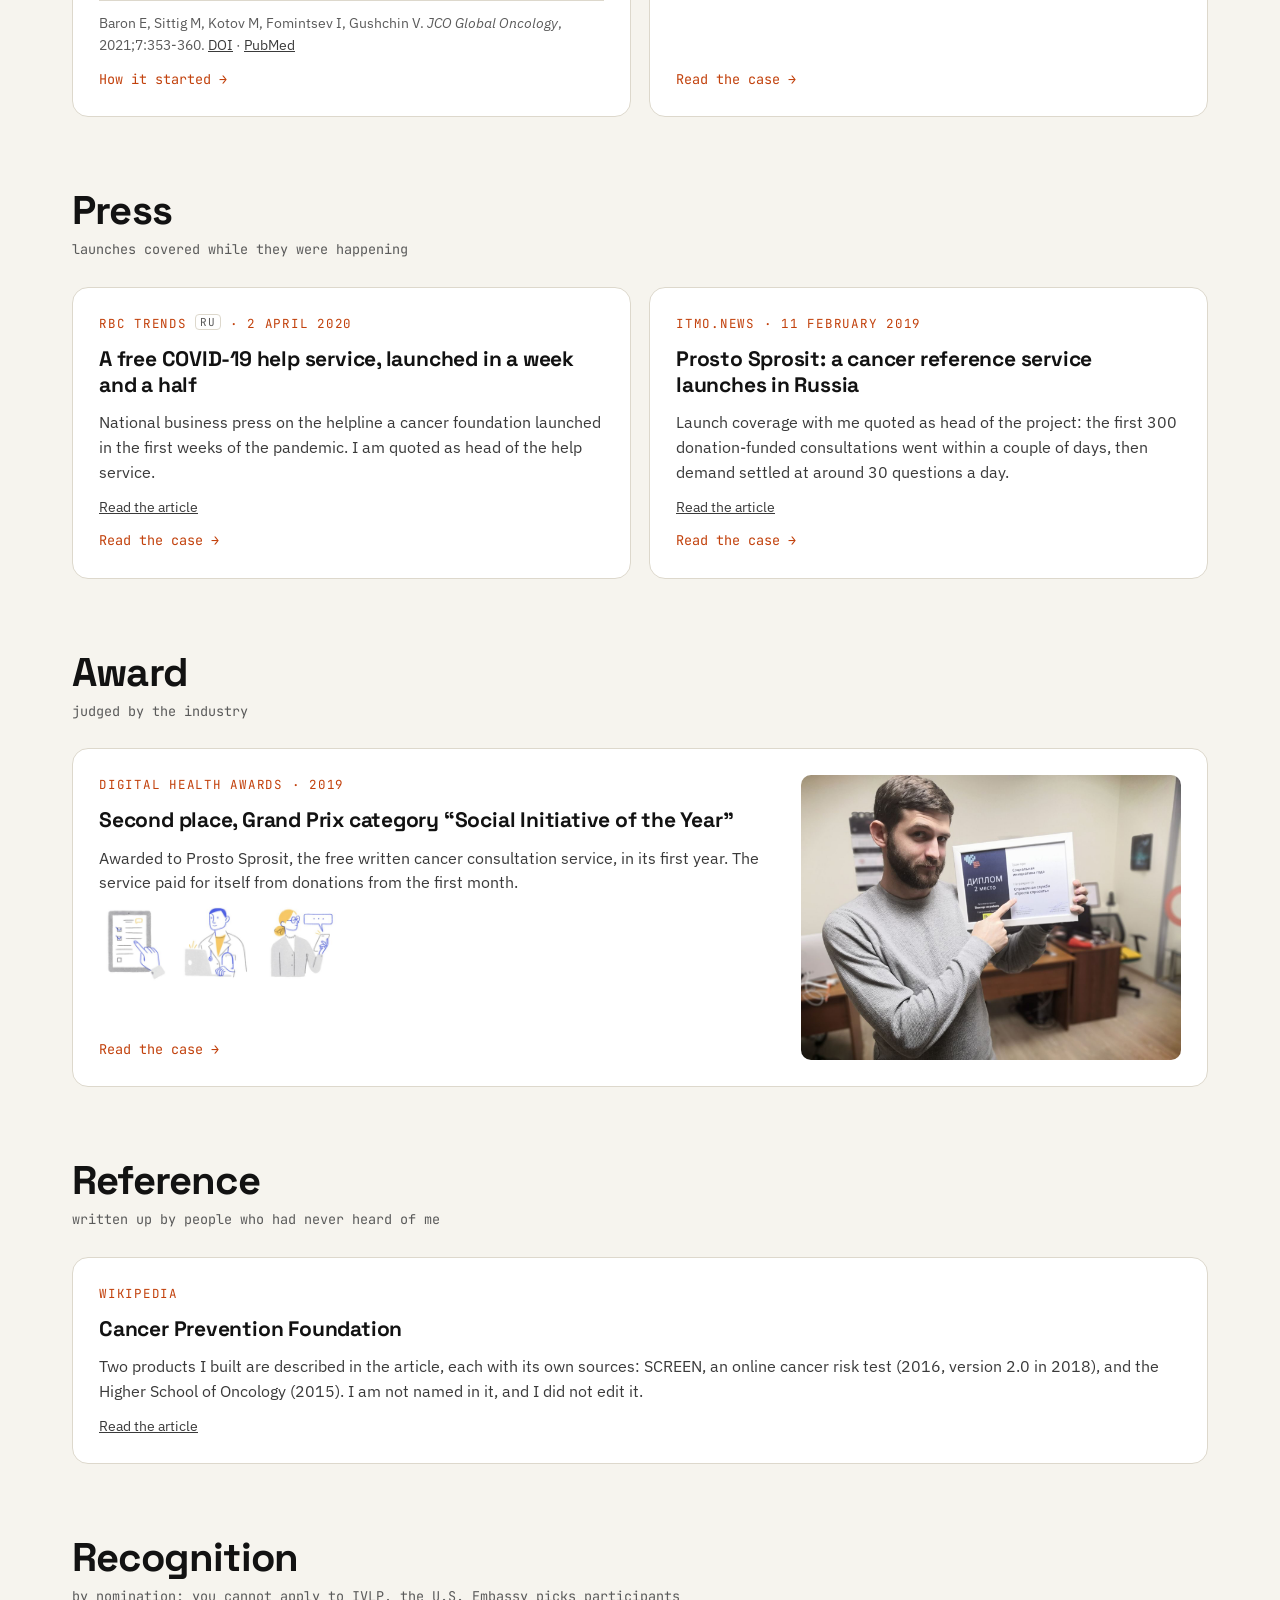
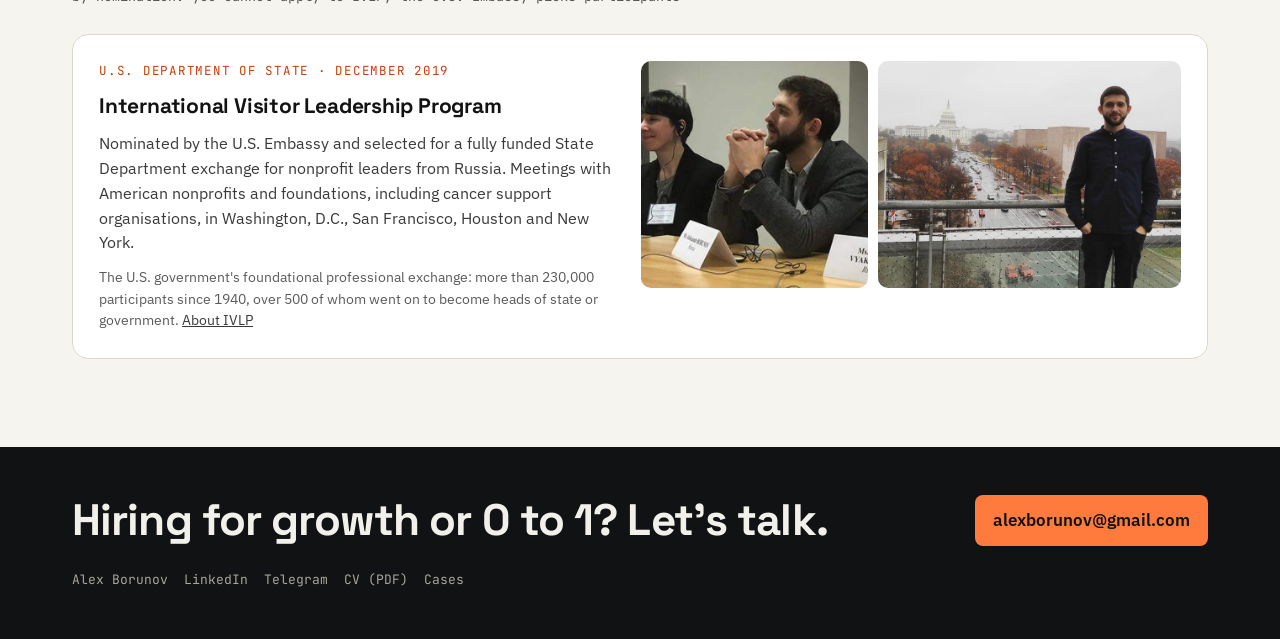
<file: proof.html>
<!doctype html>
<html lang="en">
<head>
<meta charset="utf-8">
<meta name="viewport" content="width=device-width, initial-scale=1">
<title>Proof · Alex Borunov</title>
<meta name="description" content="Products Alex Borunov built from nothing, measured by others: a peer-reviewed study in JCO Global Oncology, ASCO 2025, RBC, Digital Health Awards, Wikipedia, the US State Department's IVLP.">
<meta property="og:title" content="Proof · Alex Borunov">
<meta property="og:description" content="Built from nothing. Measured by people who owe me nothing.">
<meta property="og:type" content="website">
<meta property="og:url" content="https://alexborunov.com/proof.html">
<meta property="og:site_name" content="Alex Borunov">
<meta property="og:image" content="https://alexborunov.com/assets/og/proof.png">
<meta property="og:image:width" content="1200">
<meta property="og:image:height" content="630">
<meta property="og:image:alt" content="Proof · Alex Borunov">
<meta name="twitter:card" content="summary_large_image">
<link rel="icon" href="assets/avatar.svg" type="image/svg+xml">
<link rel="apple-touch-icon" href="assets/avatar-180.png">
<link rel="preconnect" href="https://fonts.googleapis.com">
<link rel="preconnect" href="https://fonts.gstatic.com" crossorigin>
<link href="https://fonts.googleapis.com/css2?family=Space+Grotesk:wght@500;600;700&family=IBM+Plex+Sans:wght@400;500;600&family=JetBrains+Mono:wght@400;500&display=swap" rel="stylesheet">
<style>
:root{
  --ink:#121212; --ink-2:#3A3A3A; --ink-3:#5A5A5A; --paper:#F6F4EE; --card:#FFFFFF; --line:#DDD8CC;
  --night:#111214; --night-ink:#F2F0EA; --night-2:#D2CFC6; --night-line:#2E2F33; --night-3:#A8A59C;
  --accent:#FF7A3D; --accent-ink:#C2410C;
  --display:'Space Grotesk',system-ui,sans-serif; --body:'IBM Plex Sans',system-ui,sans-serif; --mono:'JetBrains Mono',ui-monospace,monospace;
}
*{box-sizing:border-box}
html{-webkit-text-size-adjust:100%;scroll-behavior:smooth}
body{margin:0;background:var(--paper);color:var(--ink);font-family:var(--body);font-size:17px;line-height:1.6;-webkit-font-smoothing:antialiased}
a{color:inherit}
img{display:block;max-width:100%;height:auto}
:focus-visible{outline:2px solid var(--accent);outline-offset:3px}
.wrap{max-width:1200px;margin:0 auto;padding:0 32px}
@media (max-width:640px){.wrap{padding:0 18px}}
.skip{position:absolute;left:-9999px}.skip:focus{left:8px;top:8px;z-index:100;background:var(--accent);color:var(--night);padding:8px 14px}

/* nav */
.top{background:var(--night);color:var(--night-ink)}
.nav{display:flex;align-items:center;gap:16px;flex-wrap:wrap;padding:18px 0}
.brand{font-family:var(--display);font-weight:700;font-size:18px;text-decoration:none;display:flex;align-items:center;gap:10px}
.brand i{width:12px;height:12px;background:var(--accent);display:inline-block}
.links{display:flex;gap:4px;flex-wrap:wrap;margin-left:auto;font-size:15px}
.links a{text-decoration:none;padding:5px 10px;border-radius:7px}
.links a:hover{background:rgba(255,255,255,.1)}
.links a[aria-current]{color:var(--accent)}
.nav .cv{background:var(--accent);color:var(--night);font-weight:600;font-size:15px;text-decoration:none;padding:9px 14px;border-radius:9px;white-space:nowrap}
.nav .cv:hover{background:#FF9361}
@media (max-width:700px){.links{margin-left:0;font-size:14px;order:3;flex-basis:100%}.links a{padding:5px 8px}.nav .cv{order:2;margin-left:auto;padding:6px 12px;font-size:14px}}

/* hero */
.hero{padding:56px 0 64px}
.kick{font-family:var(--mono);font-size:14px;color:var(--accent)}
.hero h1{font-family:var(--display);font-weight:700;font-size:clamp(38px,5.6vw,76px);line-height:1;letter-spacing:-.035em;margin:14px 0 22px;max-width:15ch}
.hero h1 em{font-style:normal;color:var(--accent)}
.hero .lede{font-size:clamp(17px,1.6vw,20px);line-height:1.55;color:var(--night-2);max-width:62ch;margin:0}

/* receipt wall */
.wall{display:grid;grid-template-columns:repeat(4,1fr);gap:1px;background:var(--night-line);border:1px solid var(--night-line);border-radius:14px;overflow:hidden;margin-top:44px}
.tile{background:var(--night);padding:22px 20px 20px;display:flex;flex-direction:column;gap:8px;text-decoration:none;min-height:150px;transition:background .15s}
.tile:hover{background:#1A1B1E}
.tile .who{font-family:var(--mono);font-size:12.5px;color:var(--night-3);text-transform:uppercase;letter-spacing:.06em}
.tile b{font-family:var(--display);font-weight:700;font-size:clamp(24px,2.2vw,32px);line-height:1.08;letter-spacing:-.02em;color:var(--night-ink)}
.tile b.acc{color:var(--accent)}
.tile span.d{font-size:14.5px;line-height:1.45;color:var(--night-2);margin-top:auto}
@media (max-width:960px){.wall{grid-template-columns:repeat(2,1fr)}}
@media (max-width:520px){.wall{grid-template-columns:1fr}.tile{min-height:0}}

/* sections */
section{padding:64px 0 8px}
h2{font-family:var(--display);font-size:clamp(30px,3.4vw,40px);letter-spacing:-.02em;margin:0 0 6px;line-height:1.1}
.sub{font-family:var(--mono);font-size:13.5px;color:var(--ink-3);margin:0 0 26px}
.note{background:var(--card);border:1px solid var(--line);border-left:4px solid var(--accent);border-radius:10px;padding:16px 20px;font-size:15.5px;color:var(--ink-2);margin:0 0 24px;max-width:860px}
.cards{display:grid;grid-template-columns:repeat(auto-fit,minmax(340px,1fr));gap:18px}
@media (max-width:420px){.cards{grid-template-columns:1fr}}
.card{background:var(--card);border:1px solid var(--line);border-radius:16px;padding:26px;display:flex;flex-direction:column;gap:12px}
.card .src{font-family:var(--mono);font-size:12.5px;color:var(--accent-ink);text-transform:uppercase;letter-spacing:.06em}
.card h3{font-family:var(--display);font-size:21px;line-height:1.25;margin:0;letter-spacing:-.01em}
.card p{margin:0;font-size:15.5px;line-height:1.6;color:var(--ink-2)}
.card .cite{font-size:13.5px;color:var(--ink-3)}
.card .cite a{color:var(--ink-2)}
.nums{display:flex;flex-wrap:wrap;gap:10px 28px;padding:14px 0;border-top:1px solid var(--line);border-bottom:1px solid var(--line)}
.nums div{display:flex;flex-direction:column}
.nums b{font-family:var(--mono);font-weight:500;font-size:24px;color:var(--accent-ink);line-height:1.2}
.nums span{font-size:13px;color:var(--ink-3)}
.card .go{margin-top:auto;font-family:var(--mono);font-size:13.5px;color:var(--accent-ink);text-decoration:none}
.card .go:hover{text-decoration:underline}
.card.wide{grid-column:1/-1;flex-direction:row;flex-wrap:wrap;gap:24px}
.card.wide .txt{flex:1 1 360px;display:flex;flex-direction:column;gap:12px;min-width:0}
.card.wide img{flex:0 1 380px;border-radius:10px;object-fit:cover;min-width:0}
.card.wide .pics{flex:0 1 540px;display:grid;grid-template-columns:3fr 4fr;gap:10px;min-width:0}
.card.wide .pics img{width:100%;height:auto;border-radius:10px;flex:none}
.card.wide .pics{align-self:flex-start}
.lang{font-family:var(--mono);font-size:11px;border:1px solid var(--line);border-radius:4px;padding:0 4px;color:var(--ink-3);vertical-align:2px}

/* footer */
.foot{margin-top:80px;background:var(--night);color:var(--night-ink)}
.foot .wrap{padding-top:48px;padding-bottom:48px;display:flex;flex-wrap:wrap;gap:24px;align-items:center}
.foot .big{font-family:var(--display);font-size:clamp(28px,3.6vw,44px);font-weight:700;letter-spacing:-.02em;flex:999 1 420px;line-height:1.1}
.foot .small{flex-basis:100%;font-family:var(--mono);font-size:13px;color:var(--night-3);display:flex;gap:16px;flex-wrap:wrap}
.foot .small a{text-decoration:none}.foot .small a:hover{color:var(--night-ink)}
.btn{text-decoration:none;padding:12px 18px;border-radius:8px;font-weight:600;white-space:nowrap;background:var(--accent);color:var(--night)}
.btn:hover{background:#FF9361}
.top>.nav{padding:22px 3%}
/* header identical to the home page */
.plate{background:rgba(17,18,20,.74);border-radius:10px;backdrop-filter:blur(6px)}
.nav .brand{padding:9px 14px}
.nav .links{padding:6px}
.nav .cv{padding:11px 16px;border-radius:10px}
@media (max-width:700px){.top>.nav{padding:10px 12px;gap:8px}.plate{background:transparent;backdrop-filter:none}.nav .brand{padding:6px 4px;font-size:16px}.nav .links{padding:0}.nav .cv{padding:6px 12px;border-radius:7px}}
.brand .ava{width:24px;height:24px;flex:none;display:block;image-rendering:pixelated}
</style>
</head>
<body>
<a class="skip" href="#main">Skip to content</a>

<div class="top">
  <nav class="nav" aria-label="Main">
    <a class="brand plate" href="index.html"><img class="ava" src="assets/avatar.svg" width="24" height="24" alt="">Alex Borunov</a>
    <div class="links plate">
      <a href="index.html">Home</a>
      <a href="cases.html">Cases</a>
      <a href="proof.html" aria-current="page">Proof</a>
      <a href="alexgpt.html">AlexGPT</a>
    </div>
    <a class="cv" href="Alex_Borunov_CV.pdf">CV <span aria-hidden="true">↓</span></a>
  </nav>
  <div class="wrap">

    <header class="hero" id="main">
      <div class="kick">&gt; proof · what others wrote, measured and awarded</div>
      <h1>Built from nothing. Checked by people who <em>owe me nothing.</em></h1>
      <p class="lede">I started at a cancer charity in St Petersburg with no budget and a team you could count on one hand. What I built there ended up in an oncology journal, at ASCO, in the national business press, in Wikipedia and on an awards stage. None of it is written by me. That is the point of this page.</p>

      <div class="wall">
        <a class="tile" href="#papers"><span class="who">Peer-reviewed</span><b class="acc">JCO Global Oncology</b><span class="d">A study of the programme I came up with, 2021</span></a>
        <a class="tile" href="#papers"><span class="who">Conference</span><b>ASCO 2025</b><span class="d">The same programme, ten years on</span></a>
        <a class="tile" href="cases/higher-school-of-oncology.html"><span class="who">Outcome</span><b class="acc">108 oncologists</b><span class="d">trained so far, about one in a hundred in Russia</span></a>
        <a class="tile" href="cases/higher-school-of-oncology.html"><span class="who">Outcome</span><b>2 × Forbes 30 Under 30</b><span class="d">among the programme's graduates</span></a>
        <a class="tile" href="#press"><span class="who">National press</span><b>RBC</b><span class="d">on a COVID-19 helpline launched in a week and a half</span></a>
        <a class="tile" href="#award"><span class="who">Award</span><b class="acc">Digital Health Awards</b><span class="d">2019, Social Initiative of the Year, second place</span></a>
        <a class="tile" href="#reference"><span class="who">Encyclopedia</span><b>Wikipedia</b><span class="d">two products I built are described in it</span></a>
        <a class="tile" href="#recognition"><span class="who">U.S. State Department</span><b>IVLP 2019</b><span class="d">International Visitor Leadership Program</span></a>
      </div>
    </header>
  </div>
</div>

<main>
  <section id="papers">
    <div class="wrap">
      <h2>Peer-reviewed</h2>
      <p class="sub">the Higher School of Oncology, measured by researchers</p>
      <p class="note">I am not an author on these papers. I came up with the programme in 2015 and ran its first intakes. Other people later studied it and published the results.</p>
      <div class="cards">
        <article class="card">
          <span class="src">JCO Global Oncology · 2021</span>
          <h3>Educational collaboration between Russian-born US physicians and Russian oncology trainees in evidence-based medicine: the Higher School of Oncology</h3>
          <div class="nums">
            <div><b>68 → 111</b><span>Fresno test, median</span></div>
            <div><b>71–78 vs 15–22</b><span>patient communication, vs non-participants</span></div>
            <div><b>250–830</b><span>applicants a year</span></div>
          </div>
          <p class="cite">Baron E, Sittig M, Kotov M, Fomintsev I, Gushchin V. <em>JCO Global Oncology</em>, 2021;7:353-360. <a href="https://ascopubs.org/doi/10.1200/GO.20.00546" target="_blank" rel="noopener">DOI</a> · <a href="https://pubmed.ncbi.nlm.nih.gov/33667114/" target="_blank" rel="noopener">PubMed</a></p>
          <a class="go" href="cases/higher-school-of-oncology.html">How it started →</a>
        </article>
        <article class="card">
          <span class="src">Journal of Clinical Oncology · ASCO 2025</span>
          <h3>Higher School of Oncology: a decade of advancing oncology training in resource-limited settings</h3>
          <p>A conference abstract rather than a full paper. What matters is the date: a programme that started as a $3,000 competition is still running and still being written up for ASCO ten years later.</p>
          <p class="cite"><em>Journal of Clinical Oncology</em>, 2025;43(16_suppl):e21028. <a href="https://ascopubs.org/doi/10.1200/JCO.2025.43.16_suppl.e21028" target="_blank" rel="noopener">DOI</a></p>
          <a class="go" href="cases/higher-school-of-oncology.html">Read the case →</a>
        </article>
      </div>
    </div>
  </section>

  <section id="press">
    <div class="wrap">
      <h2>Press</h2>
      <p class="sub">launches covered while they were happening</p>
      <div class="cards">
        <article class="card">
          <span class="src">RBC Trends <span class="lang">RU</span> · 2 April 2020</span>
          <h3>A free COVID-19 help service, launched in a week and a half</h3>
          <p>National business press on the helpline a cancer foundation launched in the first weeks of the pandemic. I am quoted as head of the help service.</p>
          <p class="cite"><a href="https://trends.rbc.ru/trends/innovation/5e8355089a7947630ce2d632" target="_blank" rel="noopener">Read the article</a></p>
          <a class="go" href="cases/defeatcovid.html">Read the case →</a>
        </article>
        <article class="card">
          <span class="src">ITMO.News · 11 February 2019</span>
          <h3>Prosto Sprosit: a cancer reference service launches in Russia</h3>
          <p>Launch coverage with me quoted as head of the project: the first 300 donation-funded consultations went within a couple of days, then demand settled at around 30 questions a day.</p>
          <p class="cite"><a href="https://news.itmo.ru/en/news/8238/" target="_blank" rel="noopener">Read the article</a></p>
          <a class="go" href="cases/prosto-sprosit.html">Read the case →</a>
        </article>
      </div>
    </div>
  </section>

  <section id="award">
    <div class="wrap">
      <h2>Award</h2>
      <p class="sub">judged by the industry</p>
      <div class="cards">
        <article class="card wide">
          <div class="txt">
            <span class="src">Digital Health Awards · 2019</span>
            <h3>Second place, Grand Prix category “Social Initiative of the Year”</h3>
            <p>Awarded to Prosto Sprosit, the free written cancer consultation service, in its first year. The service paid for itself from donations from the first month.</p>
            <div style="display:flex;gap:8px;flex-wrap:wrap" aria-label="Prosto Sprosit illustrations"><img src="assets/img/prosto-sprosit/illus-form.png" width="352" height="384" alt="Illustration from Prosto Sprosit: a checklist on a tablet." loading="lazy" style="flex:none;width:76px;height:auto;background:#fff;border-radius:8px;object-fit:contain"><img src="assets/img/prosto-sprosit/illus-doctor.png" width="352" height="384" alt="Illustration from Prosto Sprosit: a doctor at a laptop." loading="lazy" style="flex:none;width:76px;height:auto;background:#fff;border-radius:8px;object-fit:contain"><img src="assets/img/prosto-sprosit/illus-answer.png" width="352" height="384" alt="Illustration from Prosto Sprosit: a woman reading a reply on her phone." loading="lazy" style="flex:none;width:76px;height:auto;background:#fff;border-radius:8px;object-fit:contain"></div>
            <a class="go" href="cases/prosto-sprosit.html">Read the case →</a>
          </div>
          <img src="assets/img/prosto-sprosit/digital-health-awards-2019.jpg" width="1280" height="960" alt="Alex holding the Digital Health Awards 2019 diploma for Prosto Sprosit" loading="lazy">
        </article>
      </div>
    </div>
  </section>

  <section id="reference">
    <div class="wrap">
      <h2>Reference</h2>
      <p class="sub">written up by people who had never heard of me</p>
      <div class="cards">
        <article class="card">
          <span class="src">Wikipedia</span>
          <h3>Cancer Prevention Foundation</h3>
          <p>Two products I built are described in the article, each with its own sources: SCREEN, an online cancer risk test (2016, version 2.0 in 2018), and the Higher School of Oncology (2015). I am not named in it, and I did not edit it.</p>
          <p class="cite"><a href="https://en.wikipedia.org/wiki/Cancer_Prevention_Foundation" target="_blank" rel="noopener">Read the article</a></p>
        </article>
      </div>
    </div>
  </section>

  <section id="recognition">
    <div class="wrap">
      <h2>Recognition</h2>
      <p class="sub">by nomination: you cannot apply to IVLP, the U.S. Embassy picks participants</p>
      <div class="cards">
        <article class="card wide">
          <div class="txt">
            <span class="src">U.S. Department of State · December 2019</span>
            <h3>International Visitor Leadership Program</h3>
            <p>Nominated by the U.S. Embassy and selected for a fully funded State Department exchange for nonprofit leaders from Russia. Meetings with American nonprofits and foundations, including cancer support organisations, in Washington, D.C., San Francisco, Houston and New York.</p>
            <p class="cite">The U.S. government's foundational professional exchange: more than 230,000 participants since 1940, over 500 of whom went on to become heads of state or government. <a href="https://exchanges.state.gov/non-us/program/international-visitor-leadership-program-ivlp" target="_blank" rel="noopener">About IVLP</a></p>
          </div>
          <div class="pics">
            <img src="assets/img/ivlp/ivlp-meeting.jpg" width="540" height="540" alt="Alex at a programme meeting in Washington, behind a name card reading Mr. Aleksandr Borunov, Russia" loading="lazy">
            <img src="assets/img/ivlp/ivlp-capitol.jpg" width="720" height="540" alt="Alex on a rooftop in Washington, D.C., with the Capitol behind him" loading="lazy">
          </div>
        </article>
      </div>
    </div>
  </section>
</main>

<footer class="foot">
  <div class="wrap">
    <div class="big">Hiring for growth or 0 to 1? Let's talk.</div>
    <a class="btn" href="mailto:alexborunov@gmail.com">alexborunov@gmail.com</a>
    <div class="small"><span>Alex Borunov</span><a href="https://www.linkedin.com/in/alexborunov" target="_blank" rel="noopener">LinkedIn</a><a href="https://t.me/alexborunov" target="_blank" rel="noopener">Telegram</a><a href="Alex_Borunov_CV.pdf">CV (PDF)</a><a href="cases.html">Cases</a></div>
  </div>
</footer>
</body>
</html>
</file>
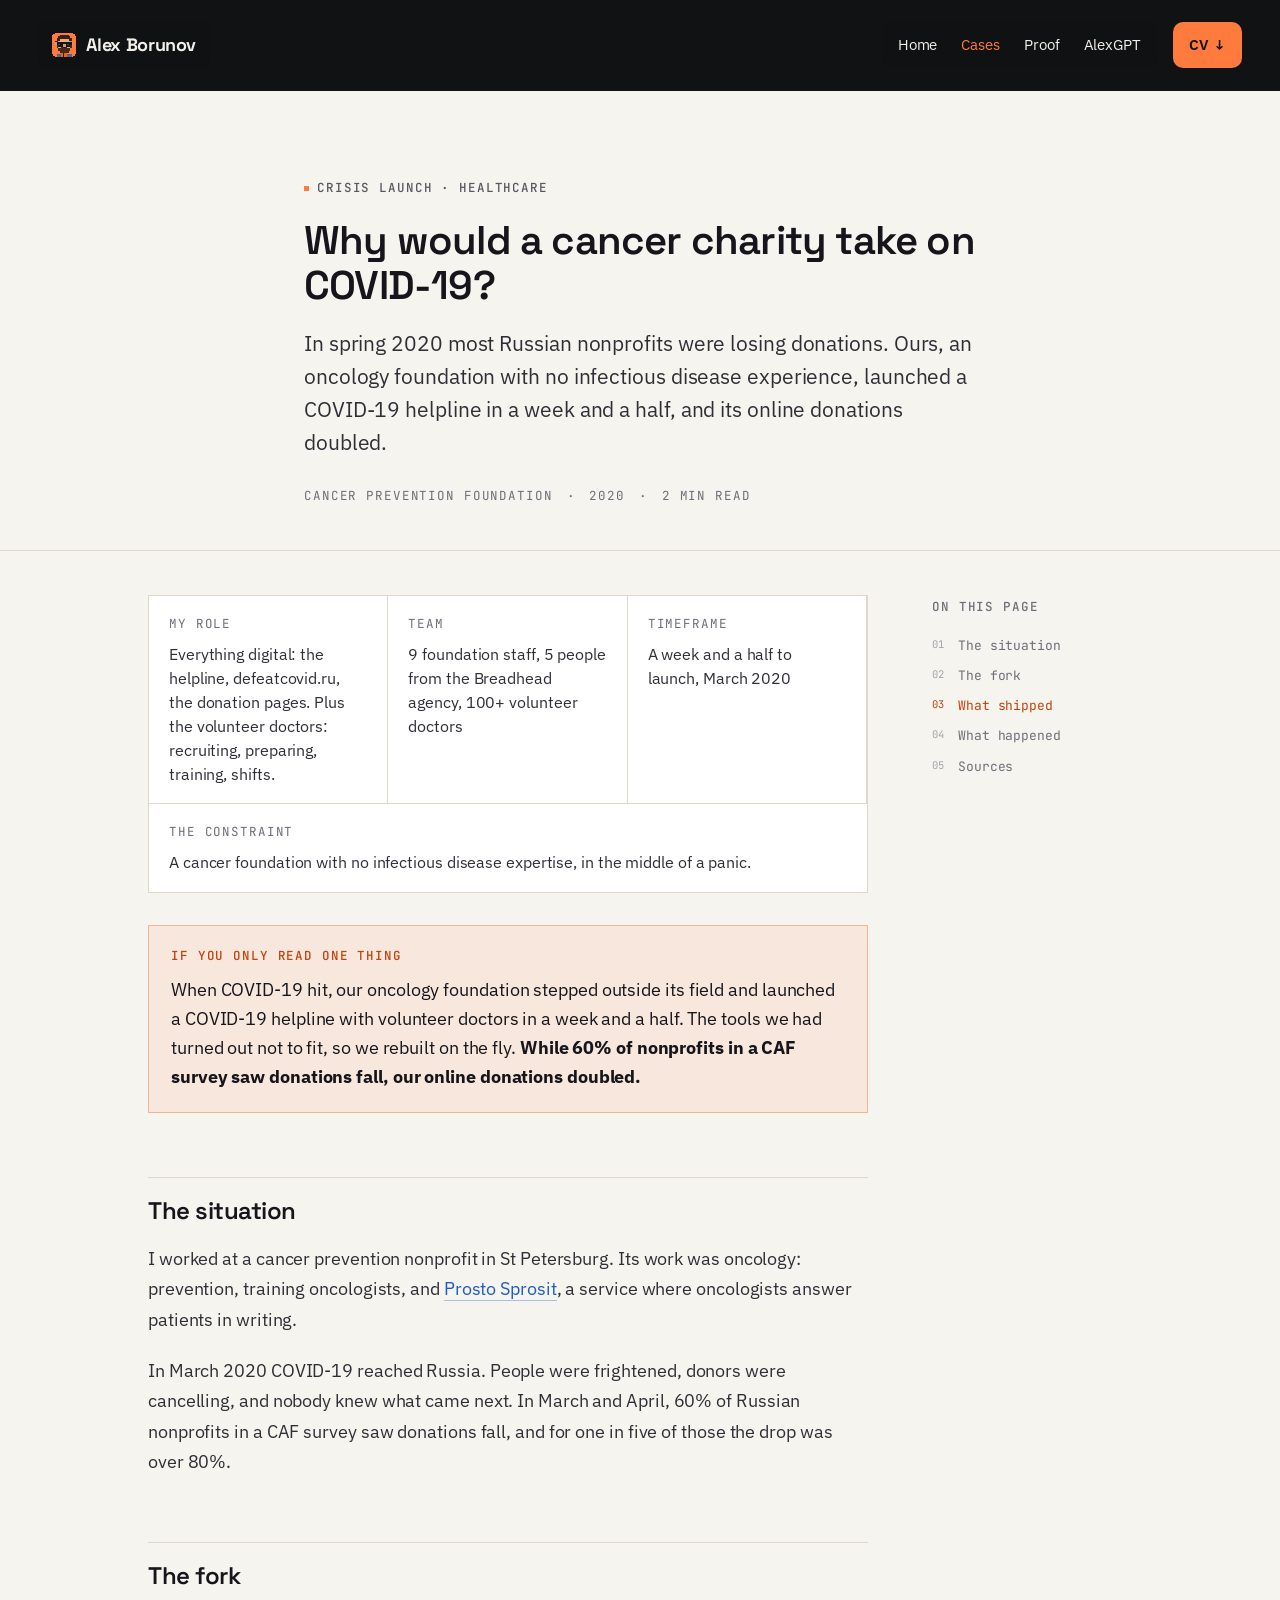
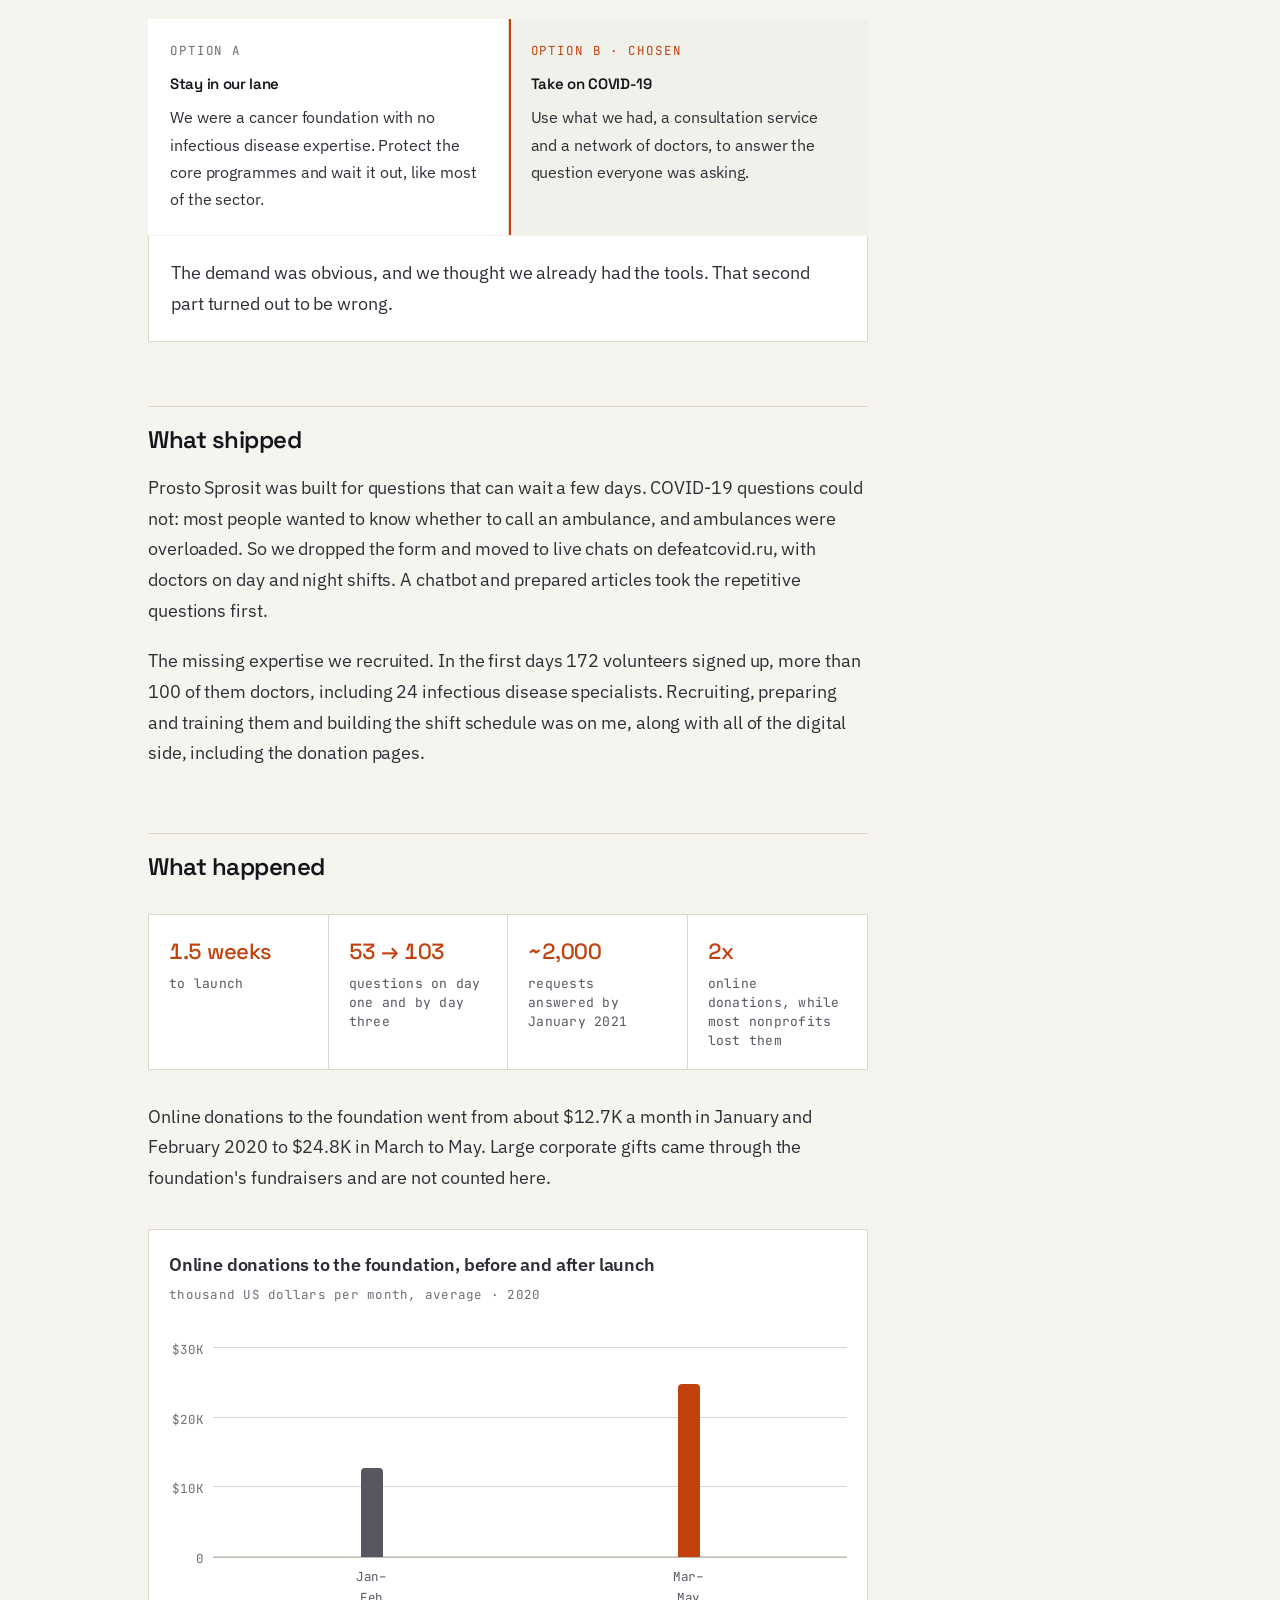
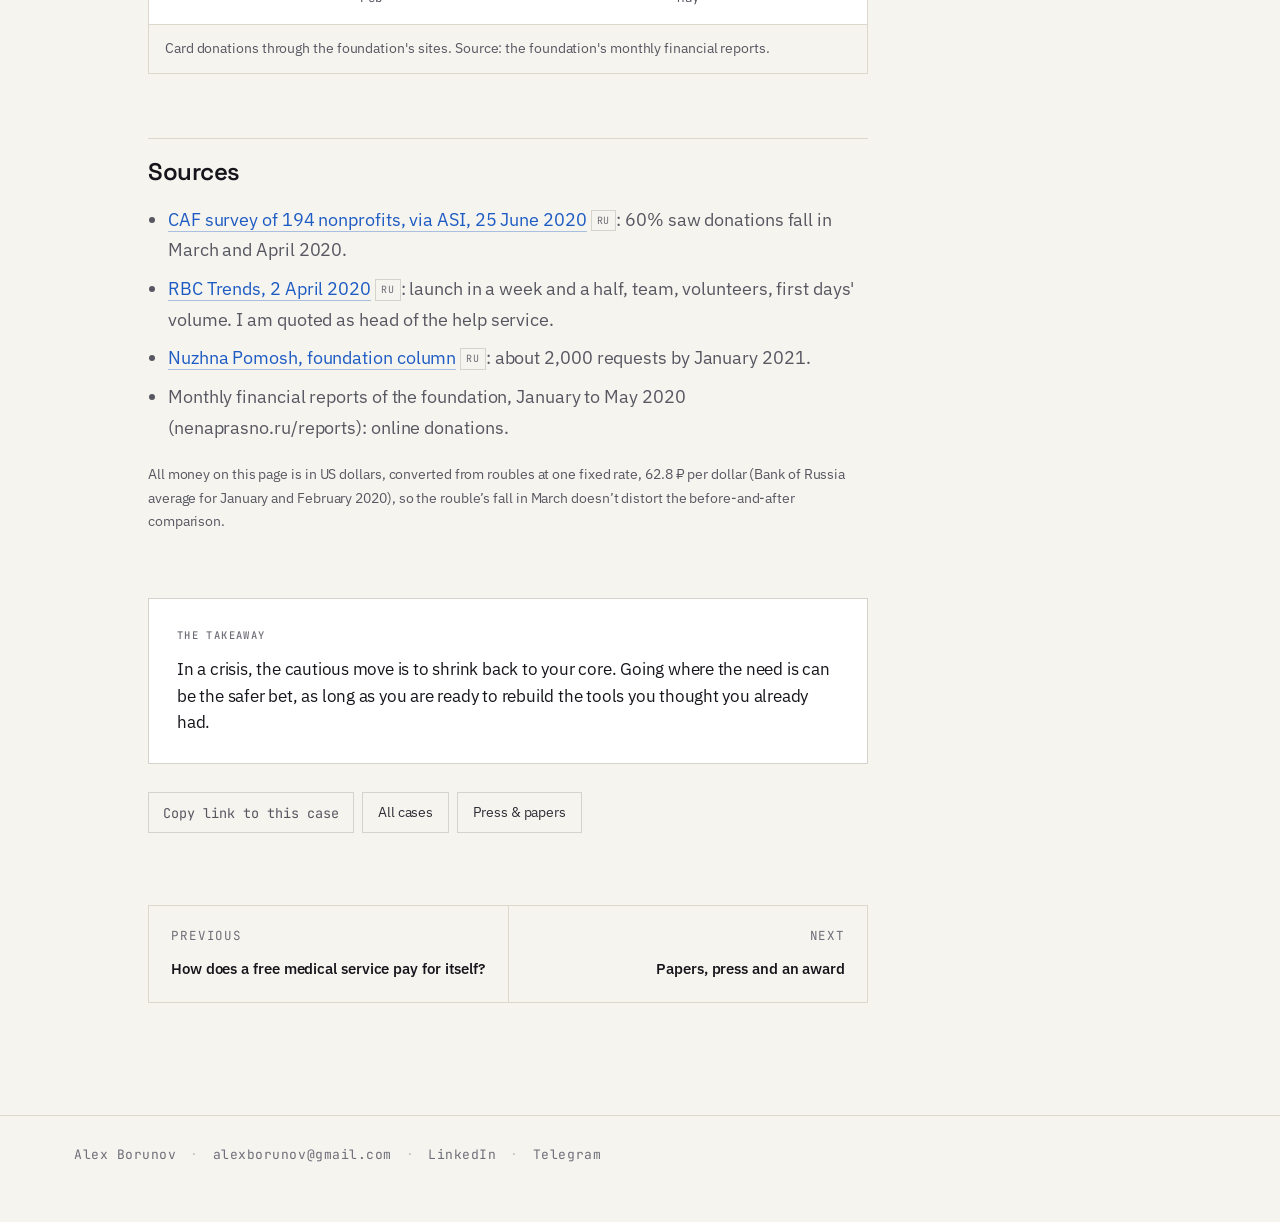
<file: cases/defeatcovid.html>
<!doctype html>
<html lang="en">
<head>
<meta charset="utf-8">
<meta name="viewport" content="width=device-width, initial-scale=1">

<!-- Built from cases/_template.html. Sources for every figure are listed at the bottom of the page. -->

<title>Why would a cancer charity take on COVID-19? · Alex Borunov</title>
<meta name="description" content="An oncology foundation launched a COVID-19 helpline in a week and a half; while most nonprofits lost donations, its online donations doubled.">
<meta property="og:title" content="Why would a cancer charity take on COVID-19? · Alex Borunov">
<meta property="og:description" content="A cancer charity steps outside its field in a crisis, and its donations double.">
<meta property="og:type" content="article">
<meta property="og:url" content="https://alexborunov.com/cases/defeatcovid.html">
<meta property="og:site_name" content="Alex Borunov">
<meta property="og:image" content="https://alexborunov.com/assets/og/defeatcovid.png">
<meta property="og:image:width" content="1200">
<meta property="og:image:height" content="630">
<meta property="og:image:alt" content="Why would a cancer charity take on COVID-19?">
<meta name="twitter:card" content="summary_large_image">
<link rel="icon" href="../assets/avatar.svg" type="image/svg+xml">
<link rel="apple-touch-icon" href="../assets/avatar-180.png">
<link rel="stylesheet" href="../assets/style.css">
</head>
<body>

<a class="skip" href="#main">Skip to content</a>

<div class="sitebar">
  <nav class="sitenav" aria-label="Main">
    <a class="brand plate" href="../index.html"><img class="ava" src="../assets/avatar.svg" width="24" height="24" alt="">Alex Borunov</a>
    <div class="links plate">
      <a href="../index.html">Home</a>
      <a href="../cases.html" aria-current="page">Cases</a>
      <a href="../proof.html">Proof</a>
      <a href="../alexgpt.html">AlexGPT</a>
    </div>
    <a class="cv" href="../Alex_Borunov_CV.pdf">CV <span aria-hidden="true">↓</span></a>
  </nav>
</div>

<main id="main">

  <header class="case-hero">
    <div class="read">
      <span class="kicker"><span class="dot"></span> Crisis launch · Healthcare</span>
      <h1>Why would a cancer charity take on COVID-19?</h1>
      <p class="dek">In spring 2020 most Russian nonprofits were losing donations. Ours, an oncology foundation with no infectious disease experience, launched a COVID-19 helpline in a week and a half, and its online donations doubled.</p>
      <div class="case-meta">
        <span>Cancer Prevention Foundation</span>
        <span>·</span>
        <span>2020</span>
        <span>·</span>
        <span data-reading-time></span>
      </div>
    </div>
  </header>

  <div class="case-layout">
    <div class="read">

      <div class="factbox">
        <dl>
          <div><dt>My role</dt><dd>Everything digital: the helpline, defeatcovid.ru, the donation pages. Plus the volunteer doctors: recruiting, preparing, training, shifts.</dd></div>
          <div><dt>Team</dt><dd>9 foundation staff, 5 people from the Breadhead agency, 100+ volunteer doctors</dd></div>
          <div><dt>Timeframe</dt><dd>A week and a half to launch, March 2020</dd></div>
          <div><dt>The constraint</dt><dd>A cancer foundation with no infectious disease expertise, in the middle of a panic.</dd></div>
        </dl>
      </div>

      <div class="tldr">
        <h2>If you only read one thing</h2>
        <p>When COVID-19 hit, our oncology foundation stepped outside its field and launched a COVID-19 helpline with volunteer doctors in a week and a half. The tools we had turned out not to fit, so we rebuilt on the fly. <strong>While 60% of nonprofits in a CAF survey saw donations fall, our online donations doubled.</strong></p>
      </div>

      <article class="prose">

        <h2 id="situation" data-short="The situation">The situation</h2>

        <p>I worked at a cancer prevention nonprofit in St Petersburg. Its work was oncology: prevention, training oncologists, and <a href="prosto-sprosit.html">Prosto Sprosit</a>, a service where oncologists answer patients in writing.</p>
        <p>In March 2020 COVID-19 reached Russia. People were frightened, donors were cancelling, and nobody knew what came next. In March and April, 60% of Russian nonprofits in a CAF survey saw donations fall, and for one in five of those the drop was over 80%.</p>

        <h2 id="fork" data-short="The fork">The fork</h2>

        <div class="fork">
          <div class="fork-options">
            <div class="opt">
              <span class="opt-label">Option A</span>
              <h4>Stay in our lane</h4>
              <p>We were a cancer foundation with no infectious disease expertise. Protect the core programmes and wait it out, like most of the sector.</p>
            </div>
            <div class="opt" data-chosen>
              <span class="opt-label">Option B · chosen</span>
              <h4>Take on COVID-19</h4>
              <p>Use what we had, a consultation service and a network of doctors, to answer the question everyone was asking.</p>
            </div>
          </div>
          <div class="fork-verdict">
            <p>The demand was obvious, and we thought we already had the tools. That second part turned out to be wrong.</p>
          </div>
        </div>

        <h2 id="shipped" data-short="What shipped">What shipped</h2>

        <p>Prosto Sprosit was built for questions that can wait a few days. COVID-19 questions could not: most people wanted to know whether to call an ambulance, and ambulances were overloaded. So we dropped the form and moved to live chats on defeatcovid.ru, with doctors on day and night shifts. A chatbot and prepared articles took the repetitive questions first.</p>
        <p>The missing expertise we recruited. In the first days 172 volunteers signed up, more than 100 of them doctors, including 24 infectious disease specialists. Recruiting, preparing and training them and building the shift schedule was on me, along with all of the digital side, including the donation pages.</p>

        <h2 id="results" data-short="What happened">What happened</h2>

        <div class="grid-cells">
          <div class="cell"><b>1.5 weeks</b><span>to launch</span></div>
          <div class="cell"><b>53 → 103</b><span>questions on day one and by day three</span></div>
          <div class="cell"><b>~2,000</b><span>requests answered by January 2021</span></div>
          <div class="cell"><b>2x</b><span>online donations, while most nonprofits lost them</span></div>
        </div>

        <p>Online donations to the foundation went from about $12.7K a month in January and February 2020 to $24.8K in March to May. Large corporate gifts came through the foundation's fundraisers and are not counted here.</p>

        <figure class="chart-fig">
          <div class="chart">
            <div class="chart-head">
              <p class="chart-title">Online donations to the foundation, before and after launch
                <span class="chart-sub">thousand US dollars per month, average · 2020</span></p>
            </div>
            <div class="plot" style="--max:30">
              <div class="gl" style="bottom:0"><span>0</span></div>
              <div class="gl" style="bottom:33.333%"><span>$10K</span></div>
              <div class="gl" style="bottom:66.667%"><span>$20K</span></div>
              <div class="gl" style="bottom:100%"><span>$30K</span></div>
              <div class="groups">
                <div class="grp"><div class="bar ctx" style="--v:12.7" tabindex="0" data-tip-value="$12.7K a month" data-tip-label="January to February 2020, before launch"></div></div>
                <div class="grp"><div class="bar" style="--v:24.8" tabindex="0" data-tip-value="$24.8K a month" data-tip-label="March to May 2020, after launch"></div></div>
              </div>
            </div>
            <div class="xlab"><span>Jan–Feb</span><span>Mar–May</span></div>
          </div>
          <figcaption>Card donations through the foundation's sites. Source: the foundation's monthly financial reports.</figcaption>
        </figure>

        <h2 id="sources" data-short="Sources">Sources</h2>

        <ul class="sources">
          <li><a href="https://asi.org.ru/news/2020/06/25/kaf-issledovanie-pozhertvovaniya/" target="_blank" rel="noopener">CAF survey of 194 nonprofits, via ASI, 25 June 2020</a> <span class="lang">RU</span>: 60% saw donations fall in March and April 2020.</li>
          <li><a href="https://trends.rbc.ru/trends/innovation/5e8355089a7947630ce2d632" target="_blank" rel="noopener">RBC Trends, 2 April 2020</a> <span class="lang">RU</span>: launch in a week and a half, team, volunteers, first days' volume. I am quoted as head of the help service.</li>
          <li><a href="https://nuzhnapomosh.ru/media/post/myslit-ne-s-tochki-zreniya-vyzhivaniya-a-s-tochki-zreniya-razvitiya-kolonka-fonda-ne-naprasno/" target="_blank" rel="noopener">Nuzhna Pomosh, foundation column</a> <span class="lang">RU</span>: about 2,000 requests by January 2021.</li>
          <li>Monthly financial reports of the foundation, January to May 2020 (nenaprasno.ru/reports): online donations.</li>
        </ul>
        <p class="fx-note" style="font-size:13.5px;color:var(--ink-3);margin-top:18px">All money on this page is in US dollars, converted from roubles at one fixed rate, 62.8 ₽ per dollar (Bank of Russia average for January and February 2020), so the rouble’s fall in March doesn’t distort the before-and-after comparison.</p>

      </article>

      <div class="takeaway">
        <h2>The takeaway</h2>
        <p>In a crisis, the cautious move is to shrink back to your core. Going where the need is can be the safer bet, as long as you are ready to rebuild the tools you thought you already had.</p>
      </div>

      <div class="pill-row" style="margin-top:28px">
        <button class="copybtn">Copy link to this case</button>
        <a class="pill" href="../cases.html">All cases</a>
        <a class="pill" href="../proof.html">Press &amp; papers</a>
      </div>

      <nav class="case-nav">
        <a href="prosto-sprosit.html">
          <span class="dir">Previous</span>
          <span class="ttl">How does a free medical service pay for itself?</span>
        </a>
        <a class="next" href="../proof.html">
          <span class="dir">Next</span>
          <span class="ttl">Papers, press and an award</span>
        </a>
      </nav>

    </div><!-- /.read -->

    <aside class="toc">
      <h2>On this page</h2>
      <ol><!-- built by site.js from .prose h2[id] --></ol>
    </aside>
  </div><!-- /.case-layout -->

</main>

<footer class="site-foot">
  <div class="in">
    <span>Alex Borunov</span>
    <span class="sep">·</span>
    <a href="mailto:alexborunov@gmail.com">alexborunov@gmail.com</a>
    <span class="sep">·</span>
    <a href="https://www.linkedin.com/in/alexborunov" target="_blank" rel="noopener">LinkedIn</a>
    <span class="sep">·</span>
    <a href="https://t.me/alexborunov" target="_blank" rel="noopener">Telegram</a>
  </div>
</footer>

<script src="../assets/site.js"></script>
</body>
</html>
</file>
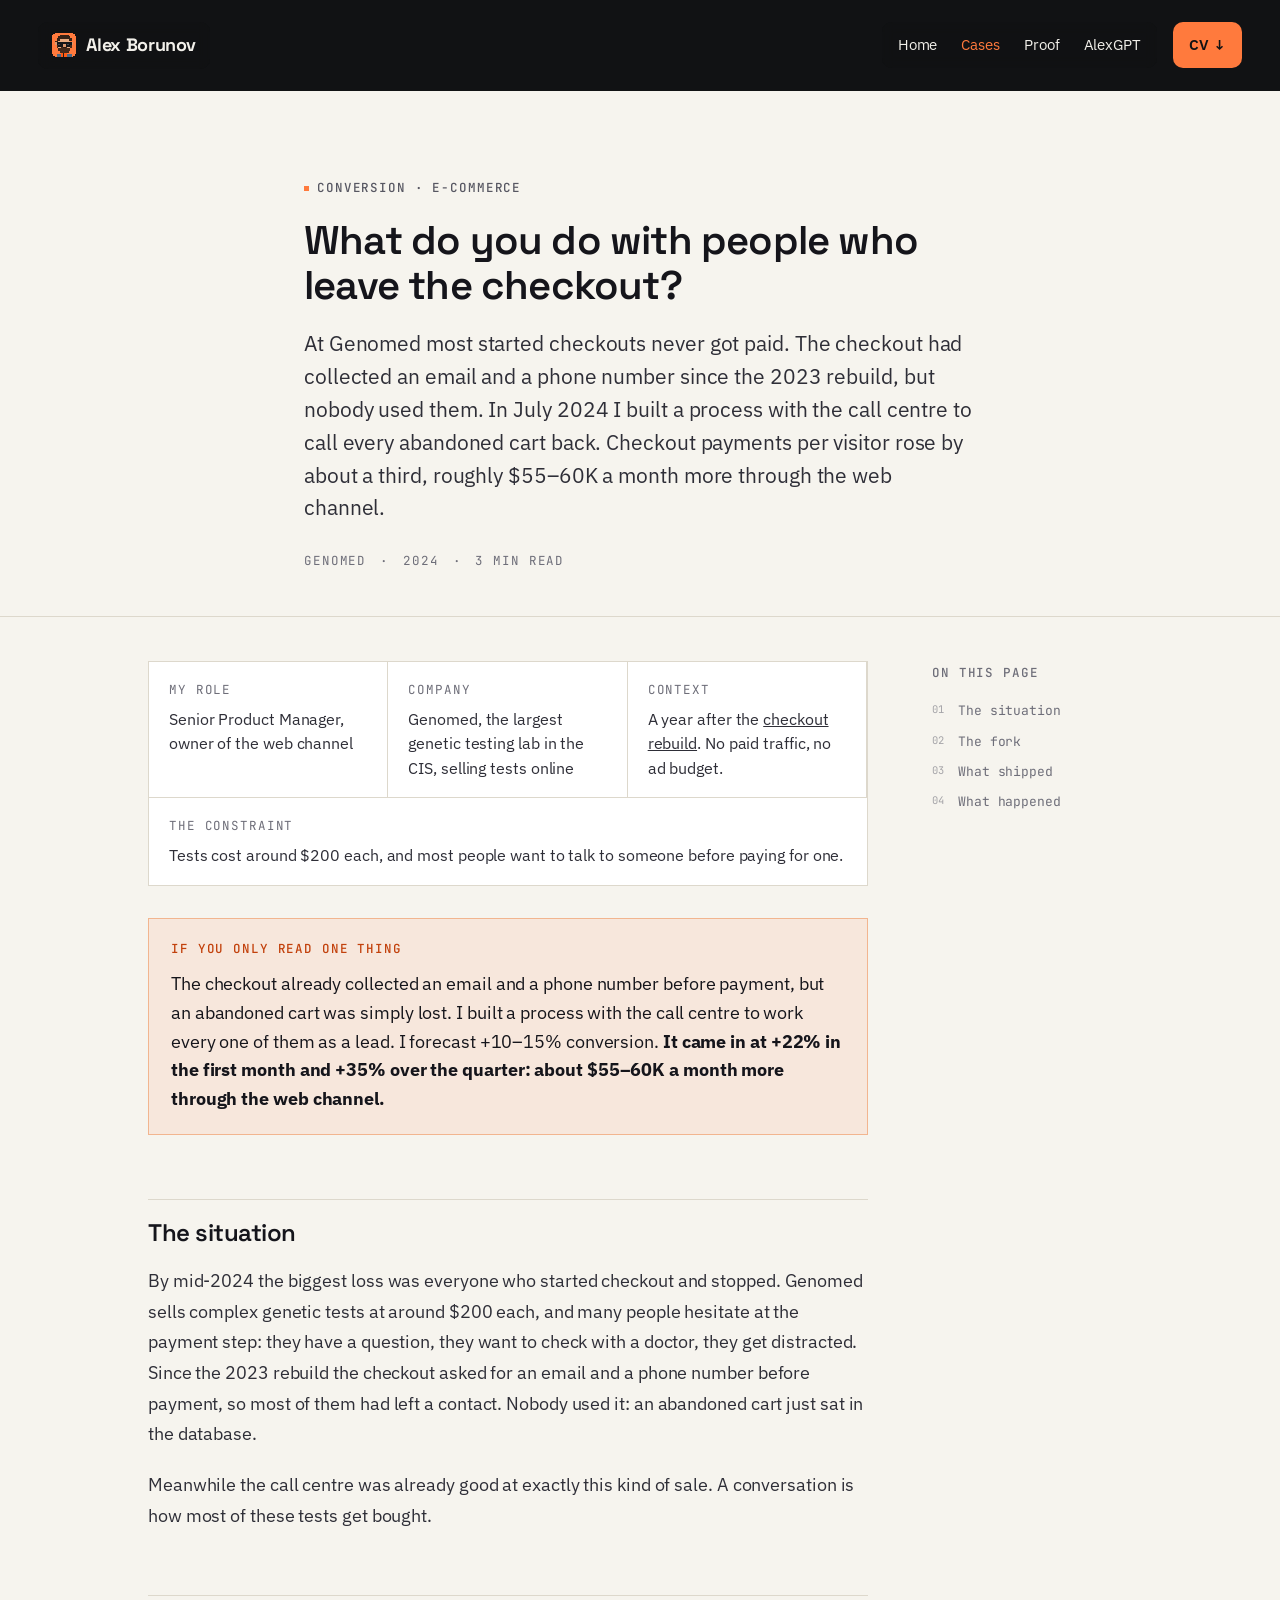
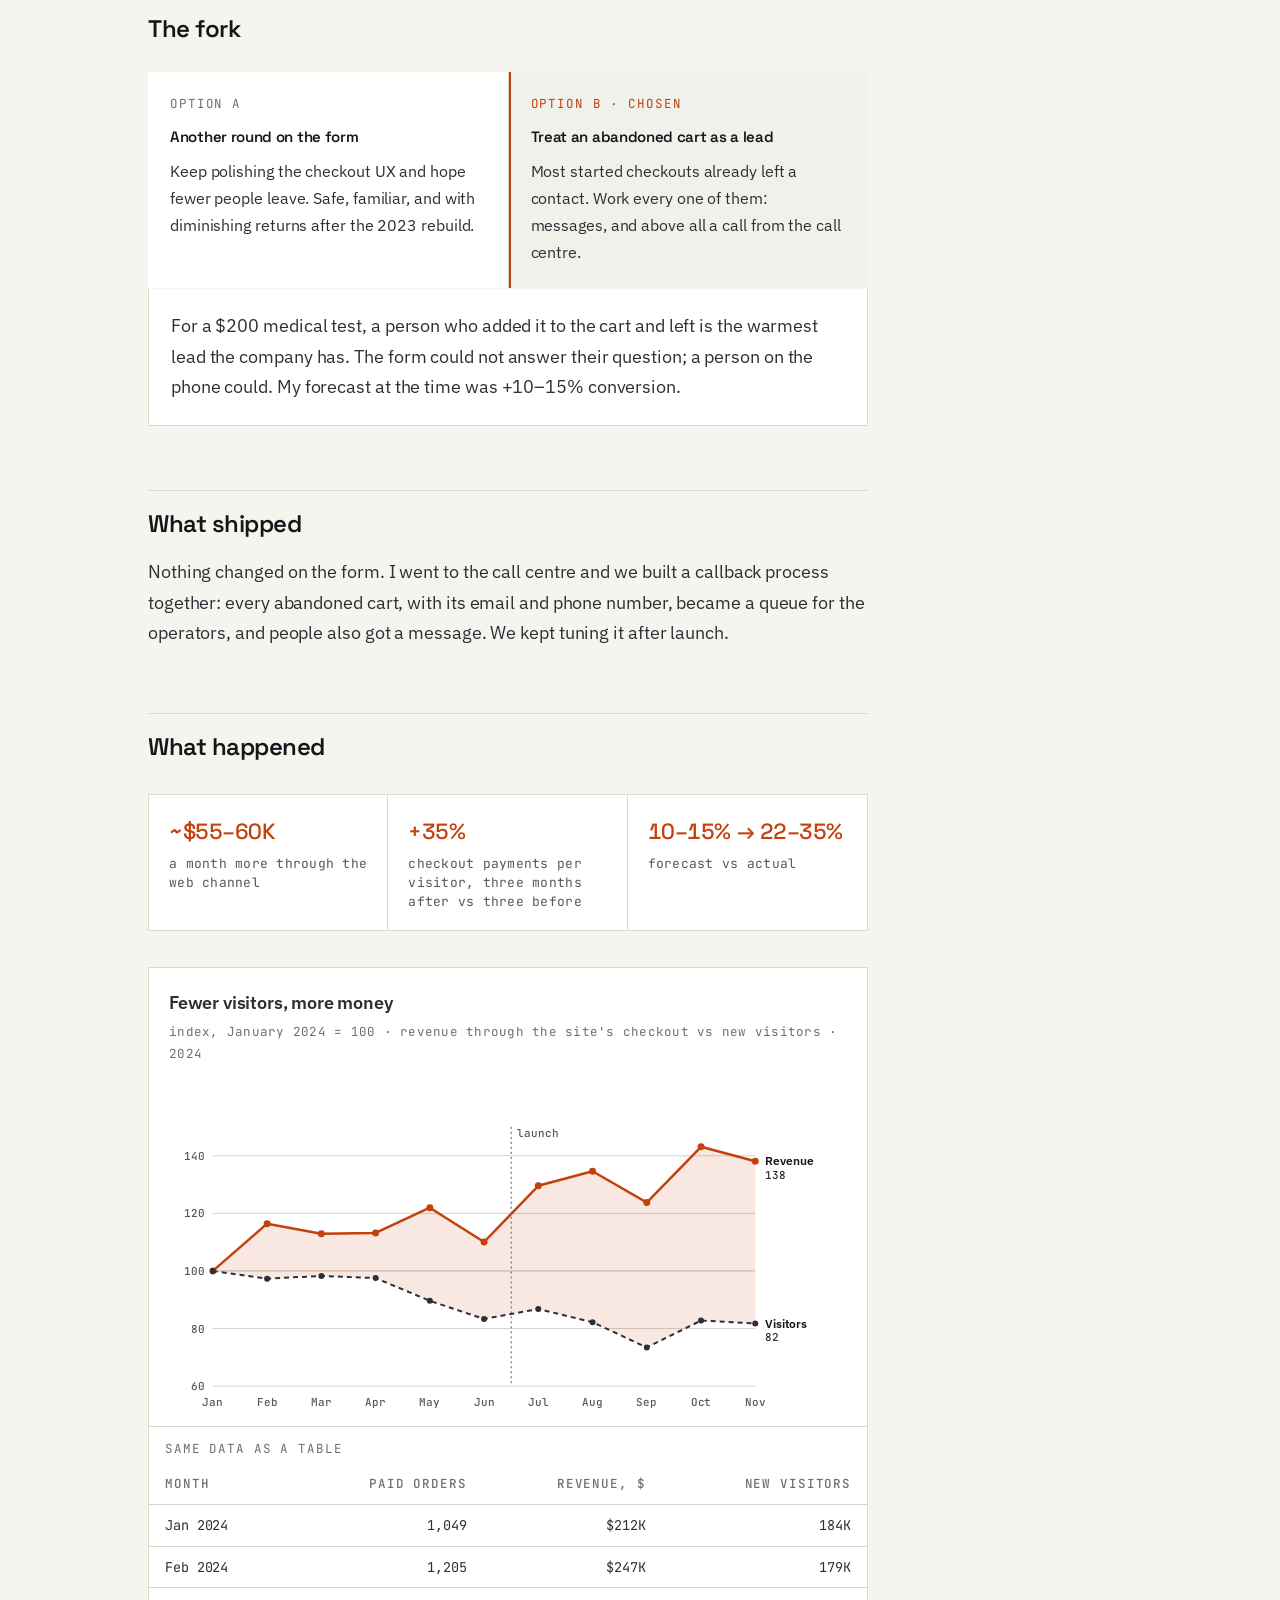
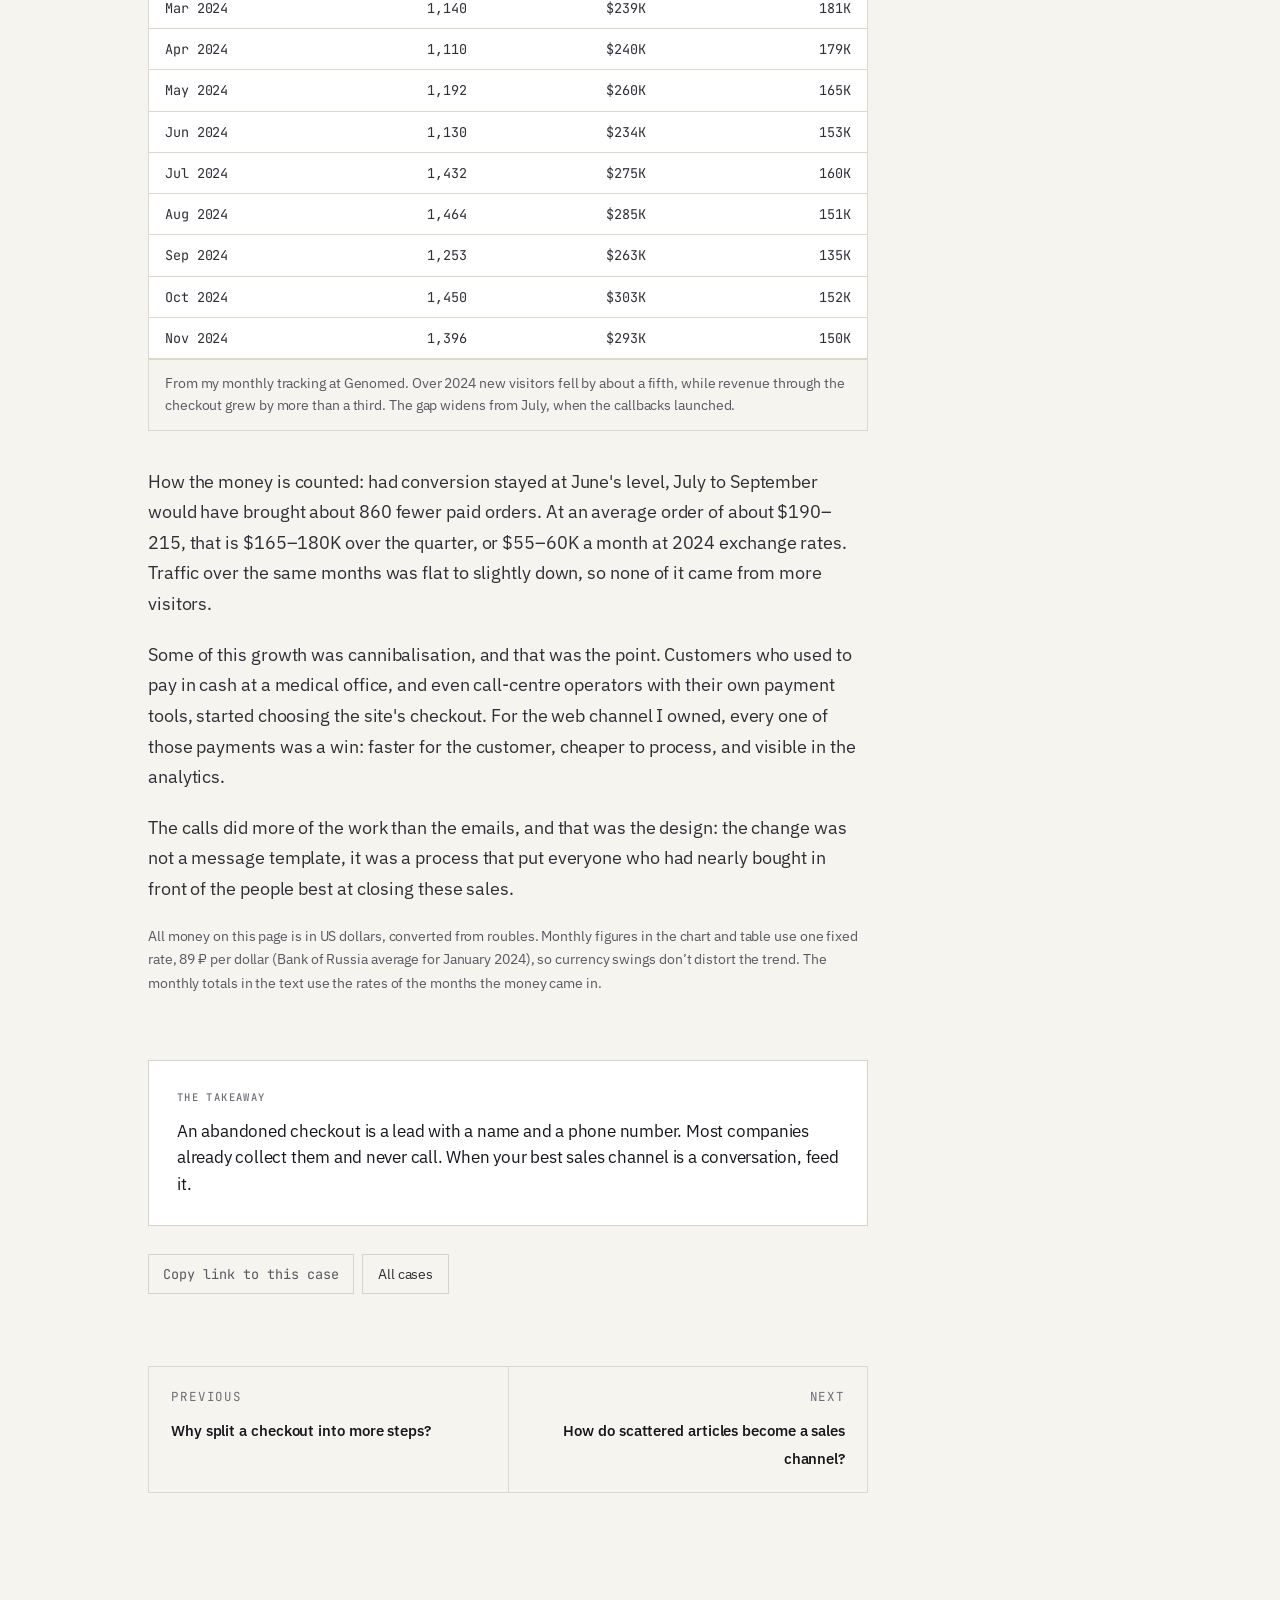
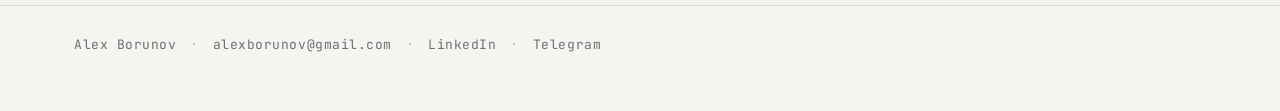
<file: cases/genomed-abandoned.html>
<!doctype html>
<html lang="en">
<head>
<meta charset="utf-8">
<meta name="viewport" content="width=device-width, initial-scale=1">

<!-- Built from cases/_template.html. Sources for every figure are listed at the bottom of the page. -->

<title>What do you do with people who leave the checkout? · Alex Borunov</title>
<meta name="description" content="Genomed: turning abandoned checkouts into call-centre leads. Checkout payments per visitor up a third, about $55–60K a month.">
<meta property="og:title" content="What do you do with people who leave the checkout? · Alex Borunov">
<meta property="og:description" content="An abandoned checkout is a lead, if someone actually calls it.">
<meta property="og:type" content="article">
<meta property="og:url" content="https://alexborunov.com/cases/genomed-abandoned.html">
<meta property="og:site_name" content="Alex Borunov">
<meta property="og:image" content="https://alexborunov.com/assets/og/genomed-abandoned.png">
<meta property="og:image:width" content="1200">
<meta property="og:image:height" content="630">
<meta property="og:image:alt" content="What do you do with people who leave the checkout?">
<meta name="twitter:card" content="summary_large_image">
<link rel="icon" href="../assets/avatar.svg" type="image/svg+xml">
<link rel="apple-touch-icon" href="../assets/avatar-180.png">
<link rel="stylesheet" href="../assets/style.css">
</head>
<body>

<a class="skip" href="#main">Skip to content</a>

<div class="sitebar">
  <nav class="sitenav" aria-label="Main">
    <a class="brand plate" href="../index.html"><img class="ava" src="../assets/avatar.svg" width="24" height="24" alt="">Alex Borunov</a>
    <div class="links plate">
      <a href="../index.html">Home</a>
      <a href="../cases.html" aria-current="page">Cases</a>
      <a href="../proof.html">Proof</a>
      <a href="../alexgpt.html">AlexGPT</a>
    </div>
    <a class="cv" href="../Alex_Borunov_CV.pdf">CV <span aria-hidden="true">↓</span></a>
  </nav>
</div>

<main id="main">

  <header class="case-hero">
    <div class="read">
      <span class="kicker"><span class="dot"></span> Conversion · E-commerce</span>
      <h1>What do you do with people who leave the checkout?</h1>
      <p class="dek">At Genomed most started checkouts never got paid. The checkout had collected an email and a phone number since the 2023 rebuild, but nobody used them. In July 2024 I built a process with the call centre to call every abandoned cart back. Checkout payments per visitor rose by about a third, roughly $55–60K a month more through the web channel.</p>
      <div class="case-meta">
        <span>Genomed</span>
        <span>·</span>
        <span>2024</span>
        <span>·</span>
        <span data-reading-time></span>
      </div>
    </div>
  </header>

  <div class="case-layout">
    <div class="read">

      <div class="factbox">
        <dl>
          <div><dt>My role</dt><dd>Senior Product Manager, owner of the web channel</dd></div>
          <div><dt>Company</dt><dd>Genomed, the largest genetic testing lab in the CIS, selling tests online</dd></div>
          <div><dt>Context</dt><dd>A year after the <a href="genomed-checkout.html">checkout rebuild</a>. No paid traffic, no ad budget.</dd></div>
          <div><dt>The constraint</dt><dd>Tests cost around $200 each, and most people want to talk to someone before paying for one.</dd></div>
        </dl>
      </div>

      <div class="tldr">
        <h2>If you only read one thing</h2>
        <p>The checkout already collected an email and a phone number before payment, but an abandoned cart was simply lost. I built a process with the call centre to work every one of them as a lead. I forecast +10–15% conversion. <strong>It came in at +22% in the first month and +35% over the quarter: about $55–60K a month more through the web channel.</strong></p>
      </div>

      <article class="prose">

        <h2 id="situation" data-short="The situation">The situation</h2>

        <p>By mid-2024 the biggest loss was everyone who started checkout and stopped. Genomed sells complex genetic tests at around $200 each, and many people hesitate at the payment step: they have a question, they want to check with a doctor, they get distracted. Since the 2023 rebuild the checkout asked for an email and a phone number before payment, so most of them had left a contact. Nobody used it: an abandoned cart just sat in the database.</p>
        <p>Meanwhile the call centre was already good at exactly this kind of sale. A conversation is how most of these tests get bought.</p>

        <h2 id="fork" data-short="The fork">The fork</h2>

        <div class="fork">
          <div class="fork-options">
            <div class="opt">
              <span class="opt-label">Option A</span>
              <h4>Another round on the form</h4>
              <p>Keep polishing the checkout UX and hope fewer people leave. Safe, familiar, and with diminishing returns after the 2023 rebuild.</p>
            </div>
            <div class="opt" data-chosen>
              <span class="opt-label">Option B · chosen</span>
              <h4>Treat an abandoned cart as a lead</h4>
              <p>Most started checkouts already left a contact. Work every one of them: messages, and above all a call from the call centre.</p>
            </div>
          </div>
          <div class="fork-verdict">
            <p>For a $200 medical test, a person who added it to the cart and left is the warmest lead the company has. The form could not answer their question; a person on the phone could. My forecast at the time was +10–15% conversion.</p>
          </div>
        </div>

        <h2 id="shipped" data-short="What shipped">What shipped</h2>

        <p>Nothing changed on the form. I went to the call centre and we built a callback process together: every abandoned cart, with its email and phone number, became a queue for the operators, and people also got a message. We kept tuning it after launch.</p>

        <h2 id="results" data-short="What happened">What happened</h2>

        <div class="grid-cells">
          <div class="cell"><b>~$55–60K</b><span>a month more through the web channel</span></div>
          <div class="cell"><b>+35%</b><span>checkout payments per visitor, three months after vs three before</span></div>
          <div class="cell"><b>10–15% → 22–35%</b><span>forecast vs actual</span></div>
        </div>

        <figure class="chart-fig">
          <div class="chart">
            <div class="chart-head">
              <p class="chart-title">Fewer visitors, more money
                <span class="chart-sub">index, January 2024 = 100 · revenue through the site's checkout vs new visitors · 2024</span></p>
            </div>
<svg viewBox="0 0 680 320" role="img" aria-labelledby="ac-t ac-d" style="width:100%;height:auto;display:block">
<title id="ac-t">Checkout revenue against new visitors, 2024, indexed to January = 100</title>
<desc id="ac-d">Through 2024 new visitors fell by about a fifth while checkout revenue rose by more than a third. The callbacks launched in July.</desc>
<style>.g{stroke:var(--line-2);stroke-width:1}.g0{stroke:var(--line-3);stroke-width:1}.ax{font:500 11px var(--mono);fill:var(--ink-3)}.rv{fill:none;stroke:var(--sig);stroke-width:2.5;stroke-linejoin:round;stroke-linecap:round}.vs{fill:none;stroke:var(--ink-2);stroke-width:2;stroke-dasharray:5 4;stroke-linejoin:round}.dr{fill:var(--sig)}.dv{fill:var(--ink-2)}.lb{font:600 12px var(--font);fill:var(--ink)}.lb2{font:500 11px var(--mono);fill:var(--ink-2)}.rel{stroke:var(--ink-3);stroke-width:1;stroke-dasharray:2 3}.gap{fill:var(--sig);opacity:.12}.hit{fill:transparent;cursor:default}.hit:focus{outline:none;fill:rgba(255,255,255,.04)}@media (max-width:600px){.ax{font-size:16px}.lb{font-size:16px}.lb2{font-size:14px}.rv{stroke-width:4}.vs{stroke-width:3}}</style>
<line class="g" x1="44" x2="588" y1="280.0" y2="280.0"/><text class="ax" x="36" y="284.0" text-anchor="end">60</text>
<line class="g" x1="44" x2="588" y1="222.2" y2="222.2"/><text class="ax" x="36" y="226.2" text-anchor="end">80</text>
<line class="g0" x1="44" x2="588" y1="164.4" y2="164.4"/><text class="ax" x="36" y="168.4" text-anchor="end">100</text>
<line class="g" x1="44" x2="588" y1="106.7" y2="106.7"/><text class="ax" x="36" y="110.7" text-anchor="end">120</text>
<line class="g" x1="44" x2="588" y1="48.9" y2="48.9"/><text class="ax" x="36" y="52.9" text-anchor="end">140</text>
<polygon class="gap" points="44.0,164.4 98.4,117.0 152.8,127.2 207.2,126.3 261.6,101.0 316.0,135.4 370.4,79.0 424.8,64.4 479.2,95.8 533.6,39.9 588.0,54.4 588.0,217.2 533.6,214.2 479.2,241.2 424.8,215.8 370.4,202.6 316.0,212.6 261.6,194.4 207.2,171.6 152.8,169.4 98.4,172.2 44.0,164.4"/>
<line class="rel" x1="343.2" x2="343.2" y1="20" y2="280"/><text class="ax" x="349.2" y="30">launch</text>
<polyline class="vs" points="44.0,164.4 98.4,172.2 152.8,169.4 207.2,171.6 261.6,194.4 316.0,212.6 370.4,202.6 424.8,215.8 479.2,241.2 533.6,214.2 588.0,217.2"/>
<polyline class="rv" points="44.0,164.4 98.4,117.0 152.8,127.2 207.2,126.3 261.6,101.0 316.0,135.4 370.4,79.0 424.8,64.4 479.2,95.8 533.6,39.9 588.0,54.4"/>
<circle class="dr" cx="44.0" cy="164.4" r="3.5"/><circle class="dv" cx="44.0" cy="164.4" r="3"/><text class="ax" x="44.0" y="300" text-anchor="middle">Jan</text>
<circle class="dr" cx="98.4" cy="117.0" r="3.5"/><circle class="dv" cx="98.4" cy="172.2" r="3"/><text class="ax" x="98.4" y="300" text-anchor="middle">Feb</text>
<circle class="dr" cx="152.8" cy="127.2" r="3.5"/><circle class="dv" cx="152.8" cy="169.4" r="3"/><text class="ax" x="152.8" y="300" text-anchor="middle">Mar</text>
<circle class="dr" cx="207.2" cy="126.3" r="3.5"/><circle class="dv" cx="207.2" cy="171.6" r="3"/><text class="ax" x="207.2" y="300" text-anchor="middle">Apr</text>
<circle class="dr" cx="261.6" cy="101.0" r="3.5"/><circle class="dv" cx="261.6" cy="194.4" r="3"/><text class="ax" x="261.6" y="300" text-anchor="middle">May</text>
<circle class="dr" cx="316.0" cy="135.4" r="3.5"/><circle class="dv" cx="316.0" cy="212.6" r="3"/><text class="ax" x="316.0" y="300" text-anchor="middle">Jun</text>
<circle class="dr" cx="370.4" cy="79.0" r="3.5"/><circle class="dv" cx="370.4" cy="202.6" r="3"/><text class="ax" x="370.4" y="300" text-anchor="middle">Jul</text>
<circle class="dr" cx="424.8" cy="64.4" r="3.5"/><circle class="dv" cx="424.8" cy="215.8" r="3"/><text class="ax" x="424.8" y="300" text-anchor="middle">Aug</text>
<circle class="dr" cx="479.2" cy="95.8" r="3.5"/><circle class="dv" cx="479.2" cy="241.2" r="3"/><text class="ax" x="479.2" y="300" text-anchor="middle">Sep</text>
<circle class="dr" cx="533.6" cy="39.9" r="3.5"/><circle class="dv" cx="533.6" cy="214.2" r="3"/><text class="ax" x="533.6" y="300" text-anchor="middle">Oct</text>
<circle class="dr" cx="588.0" cy="54.4" r="3.5"/><circle class="dv" cx="588.0" cy="217.2" r="3"/><text class="ax" x="588.0" y="300" text-anchor="middle">Nov</text>
<text class="lb" x="598" y="58.4">Revenue</text><text class="lb2" x="598" y="72.4">138</text>
<text class="lb" x="598" y="221.2">Visitors</text><text class="lb2" x="598" y="235.2">82</text>
<rect class="hit" x="16.8" y="20" width="54.4" height="260" tabindex="0" data-tip-value="Revenue 100 · Visitors 100" data-tip-label="Jan 2024 · $212K · 1,049 paid orders · 184K visitors"/>
<rect class="hit" x="71.2" y="20" width="54.4" height="260" tabindex="0" data-tip-value="Revenue 116 · Visitors 97" data-tip-label="Feb 2024 · $247K · 1,205 paid orders · 179K visitors"/>
<rect class="hit" x="125.6" y="20" width="54.4" height="260" tabindex="0" data-tip-value="Revenue 113 · Visitors 98" data-tip-label="Mar 2024 · $239K · 1,140 paid orders · 181K visitors"/>
<rect class="hit" x="180.0" y="20" width="54.4" height="260" tabindex="0" data-tip-value="Revenue 113 · Visitors 98" data-tip-label="Apr 2024 · $240K · 1,110 paid orders · 179K visitors"/>
<rect class="hit" x="234.4" y="20" width="54.4" height="260" tabindex="0" data-tip-value="Revenue 122 · Visitors 90" data-tip-label="May 2024 · $260K · 1,192 paid orders · 165K visitors"/>
<rect class="hit" x="288.8" y="20" width="54.4" height="260" tabindex="0" data-tip-value="Revenue 110 · Visitors 83" data-tip-label="Jun 2024 · $234K · 1,130 paid orders · 153K visitors"/>
<rect class="hit" x="343.2" y="20" width="54.4" height="260" tabindex="0" data-tip-value="Revenue 130 · Visitors 87" data-tip-label="Jul 2024 · $275K · 1,432 paid orders · 160K visitors"/>
<rect class="hit" x="397.6" y="20" width="54.4" height="260" tabindex="0" data-tip-value="Revenue 135 · Visitors 82" data-tip-label="Aug 2024 · $285K · 1,464 paid orders · 151K visitors"/>
<rect class="hit" x="452.0" y="20" width="54.4" height="260" tabindex="0" data-tip-value="Revenue 124 · Visitors 73" data-tip-label="Sep 2024 · $263K · 1,253 paid orders · 135K visitors"/>
<rect class="hit" x="506.4" y="20" width="54.4" height="260" tabindex="0" data-tip-value="Revenue 143 · Visitors 83" data-tip-label="Oct 2024 · $303K · 1,450 paid orders · 152K visitors"/>
<rect class="hit" x="560.8" y="20" width="54.4" height="260" tabindex="0" data-tip-value="Revenue 138 · Visitors 82" data-tip-label="Nov 2024 · $293K · 1,396 paid orders · 150K visitors"/>
</svg>
          </div>
          <div class="table-wrap">
            <table class="data-table">
              <caption>Same data as a table</caption>
              <thead><tr><th>Month</th><th>Paid orders</th><th>Revenue, $</th><th>New visitors</th></tr></thead>
              <tbody>
<tr><td>Jan 2024</td><td>1,049</td><td>$212K</td><td>184K</td></tr>
<tr><td>Feb 2024</td><td>1,205</td><td>$247K</td><td>179K</td></tr>
<tr><td>Mar 2024</td><td>1,140</td><td>$239K</td><td>181K</td></tr>
<tr><td>Apr 2024</td><td>1,110</td><td>$240K</td><td>179K</td></tr>
<tr><td>May 2024</td><td>1,192</td><td>$260K</td><td>165K</td></tr>
<tr><td>Jun 2024</td><td>1,130</td><td>$234K</td><td>153K</td></tr>
<tr><td>Jul 2024</td><td>1,432</td><td>$275K</td><td>160K</td></tr>
<tr><td>Aug 2024</td><td>1,464</td><td>$285K</td><td>151K</td></tr>
<tr><td>Sep 2024</td><td>1,253</td><td>$263K</td><td>135K</td></tr>
<tr><td>Oct 2024</td><td>1,450</td><td>$303K</td><td>152K</td></tr>
<tr><td>Nov 2024</td><td>1,396</td><td>$293K</td><td>150K</td></tr>
              </tbody>
            </table>
          </div>
          <figcaption>From my monthly tracking at Genomed. Over 2024 new visitors fell by about a fifth, while revenue through the checkout grew by more than a third. The gap widens from July, when the callbacks launched.</figcaption>
        </figure>

        <p>How the money is counted: had conversion stayed at June's level, July to September would have brought about 860 fewer paid orders. At an average order of about $190–215, that is $165–180K over the quarter, or $55–60K a month at 2024 exchange rates. Traffic over the same months was flat to slightly down, so none of it came from more visitors.</p>
        <p>Some of this growth was cannibalisation, and that was the point. Customers who used to pay in cash at a medical office, and even call-centre operators with their own payment tools, started choosing the site's checkout. For the web channel I owned, every one of those payments was a win: faster for the customer, cheaper to process, and visible in the analytics.</p>
        <p>The calls did more of the work than the emails, and that was the design: the change was not a message template, it was a process that put everyone who had nearly bought in front of the people best at closing these sales.</p>

        <p class="fx-note" style="font-size:13.5px;color:var(--ink-3);margin-top:18px">All money on this page is in US dollars, converted from roubles. Monthly figures in the chart and table use one fixed rate, 89 ₽ per dollar (Bank of Russia average for January 2024), so currency swings don’t distort the trend. The monthly totals in the text use the rates of the months the money came in.</p>

      </article>

      <div class="takeaway">
        <h2>The takeaway</h2>
        <p>An abandoned checkout is a lead with a name and a phone number. Most companies already collect them and never call. When your best sales channel is a conversation, feed it.</p>
      </div>

      <div class="pill-row" style="margin-top:28px">
        <button class="copybtn">Copy link to this case</button>
        <a class="pill" href="../cases.html">All cases</a>
      </div>

      <nav class="case-nav">
        <a href="genomed-checkout.html">
          <span class="dir">Previous</span>
          <span class="ttl">Why split a checkout into more steps?</span>
        </a>
        <a class="next" href="genomed-journal.html">
          <span class="dir">Next</span>
          <span class="ttl">How do scattered articles become a sales channel?</span>
        </a>
      </nav>

    </div><!-- /.read -->

    <aside class="toc">
      <h2>On this page</h2>
      <ol><!-- built by site.js from .prose h2[id] --></ol>
    </aside>
  </div><!-- /.case-layout -->

</main>

<footer class="site-foot">
  <div class="in">
    <span>Alex Borunov</span>
    <span class="sep">·</span>
    <a href="mailto:alexborunov@gmail.com">alexborunov@gmail.com</a>
    <span class="sep">·</span>
    <a href="https://www.linkedin.com/in/alexborunov" target="_blank" rel="noopener">LinkedIn</a>
    <span class="sep">·</span>
    <a href="https://t.me/alexborunov" target="_blank" rel="noopener">Telegram</a>
  </div>
</footer>

<script src="../assets/site.js"></script>
</body>
</html>
</file>
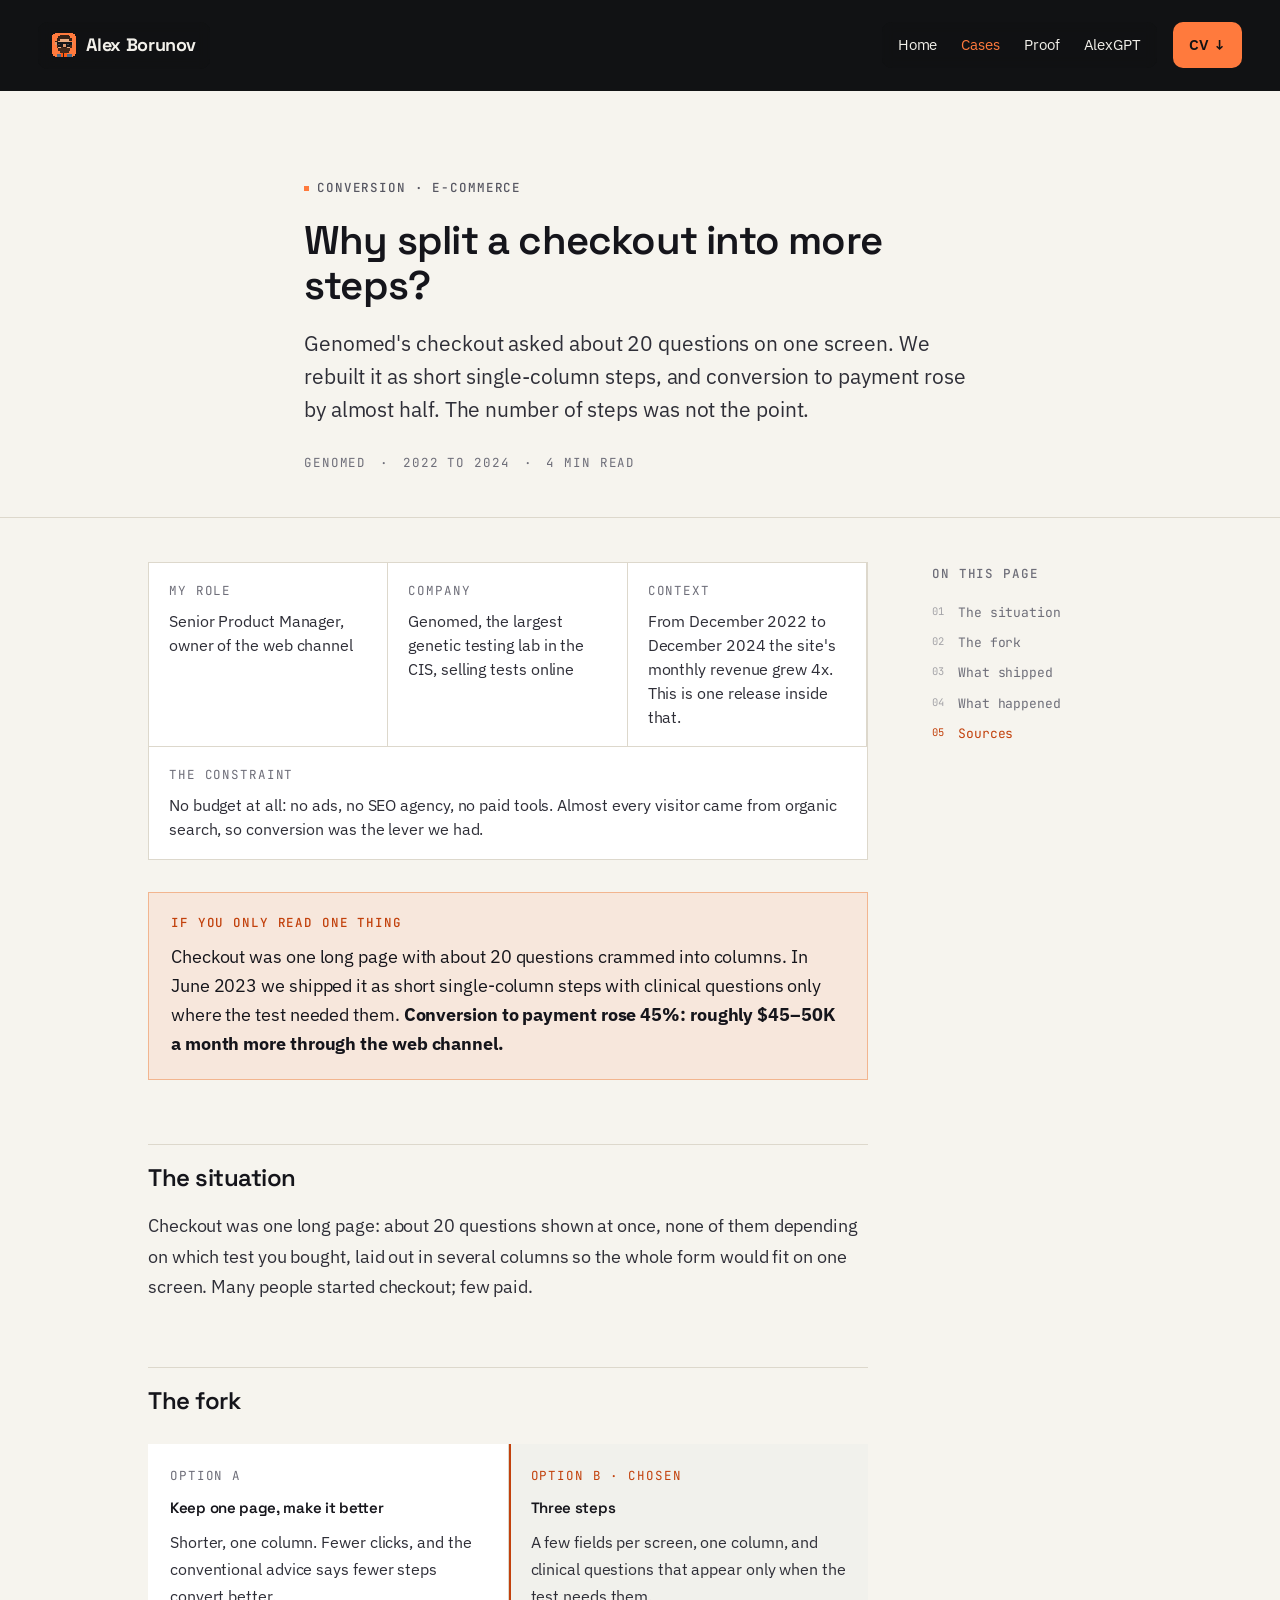
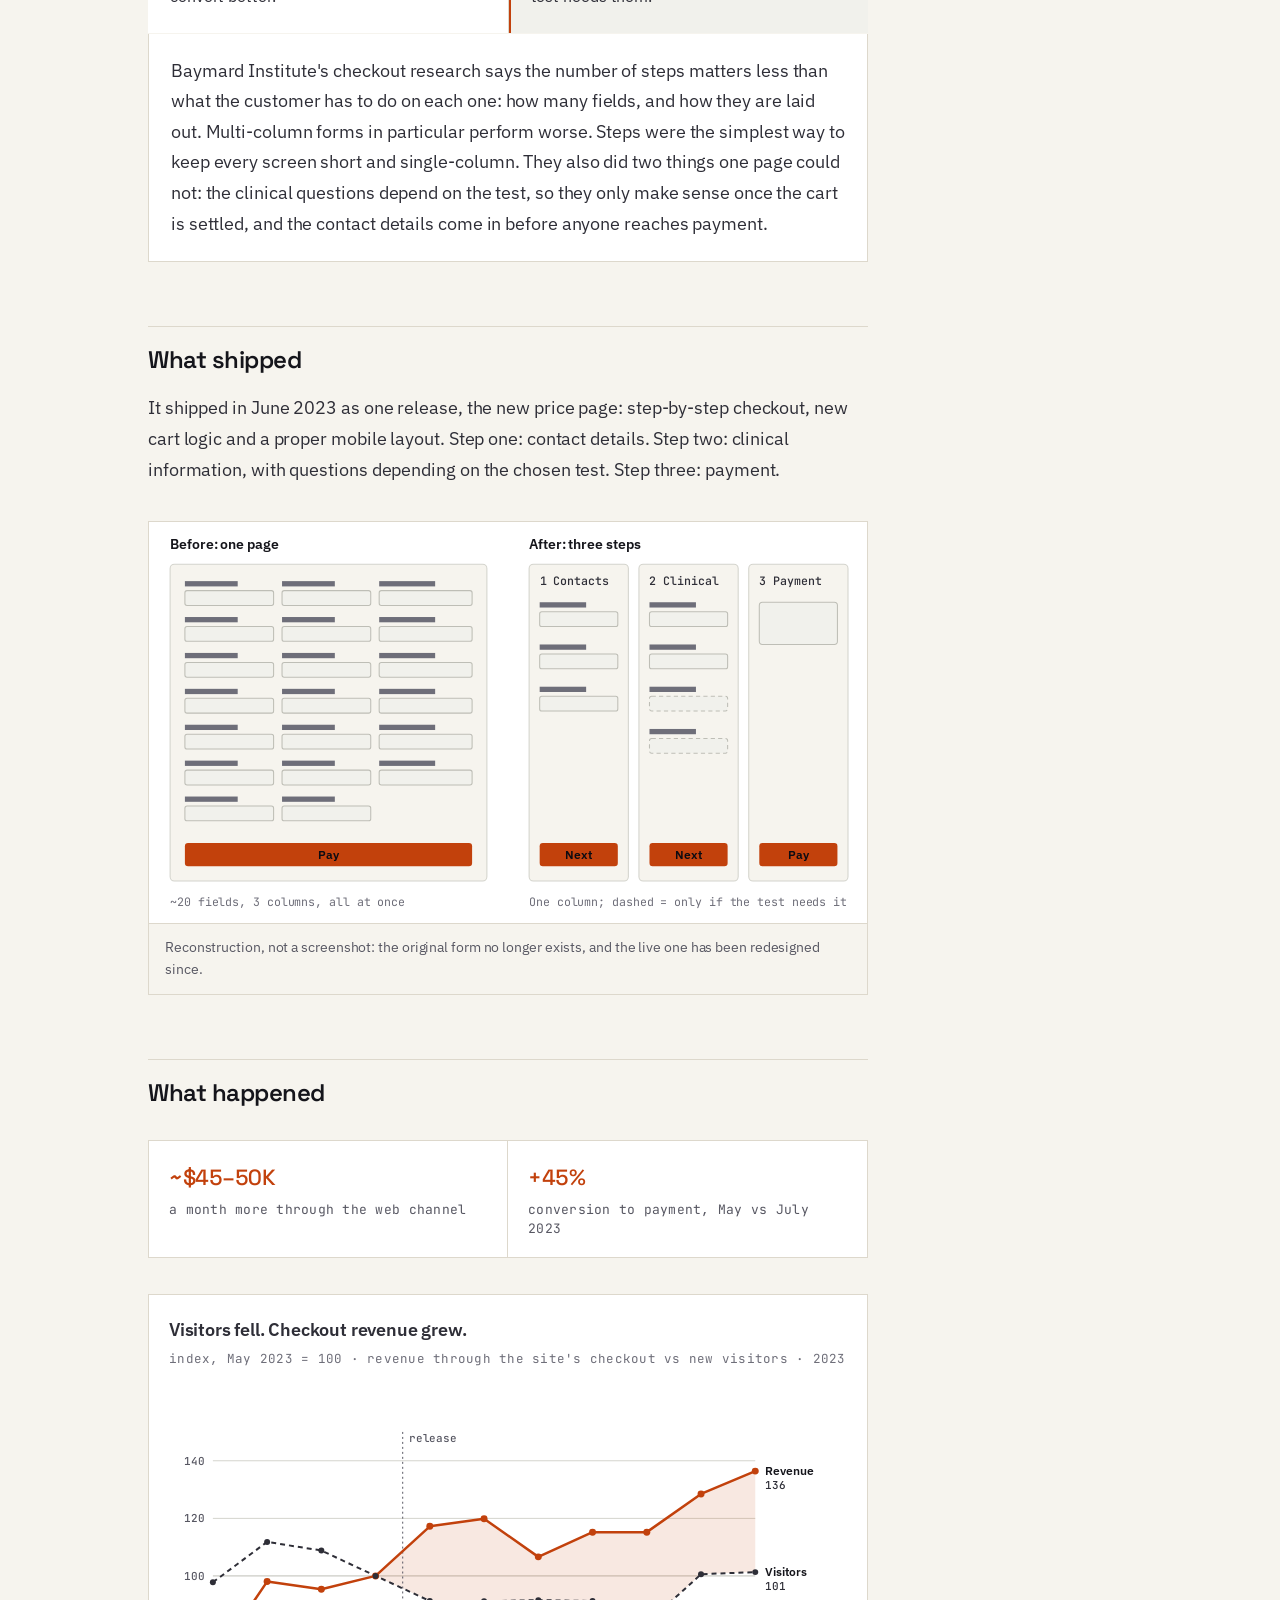
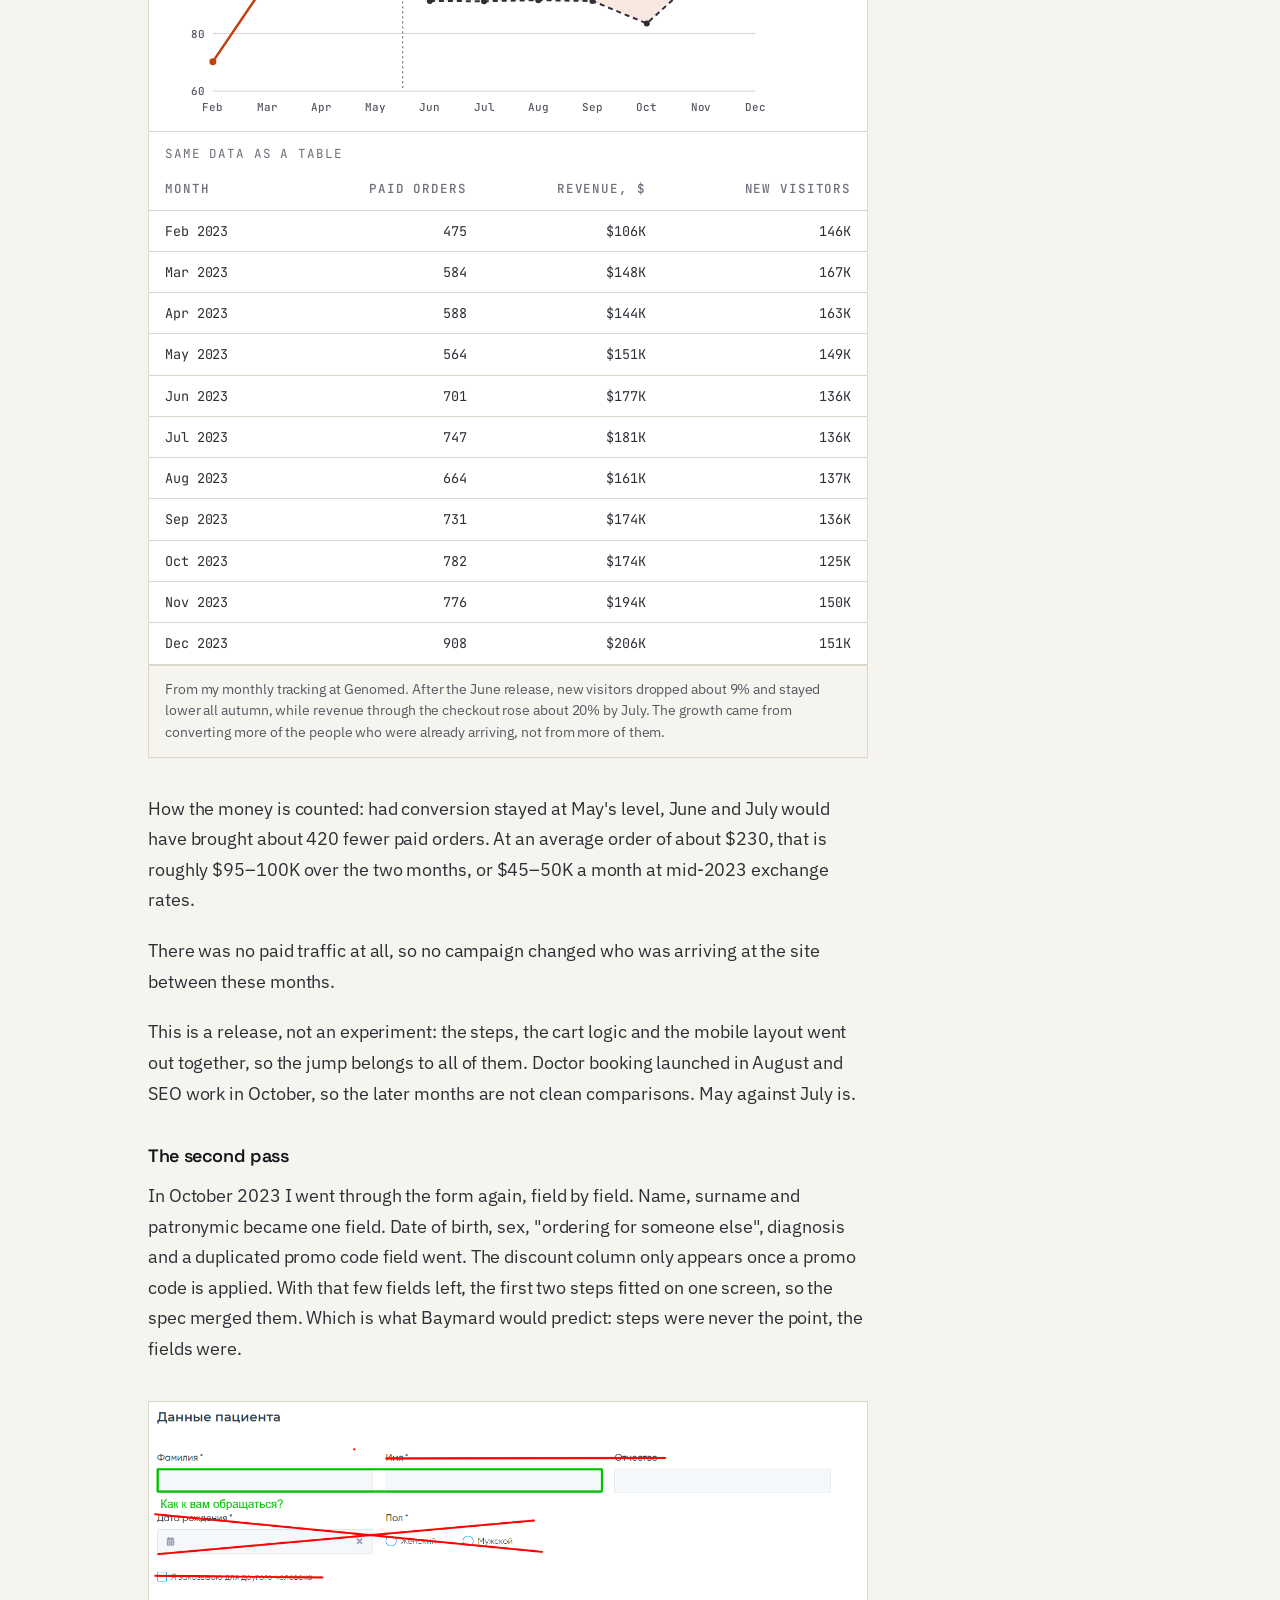
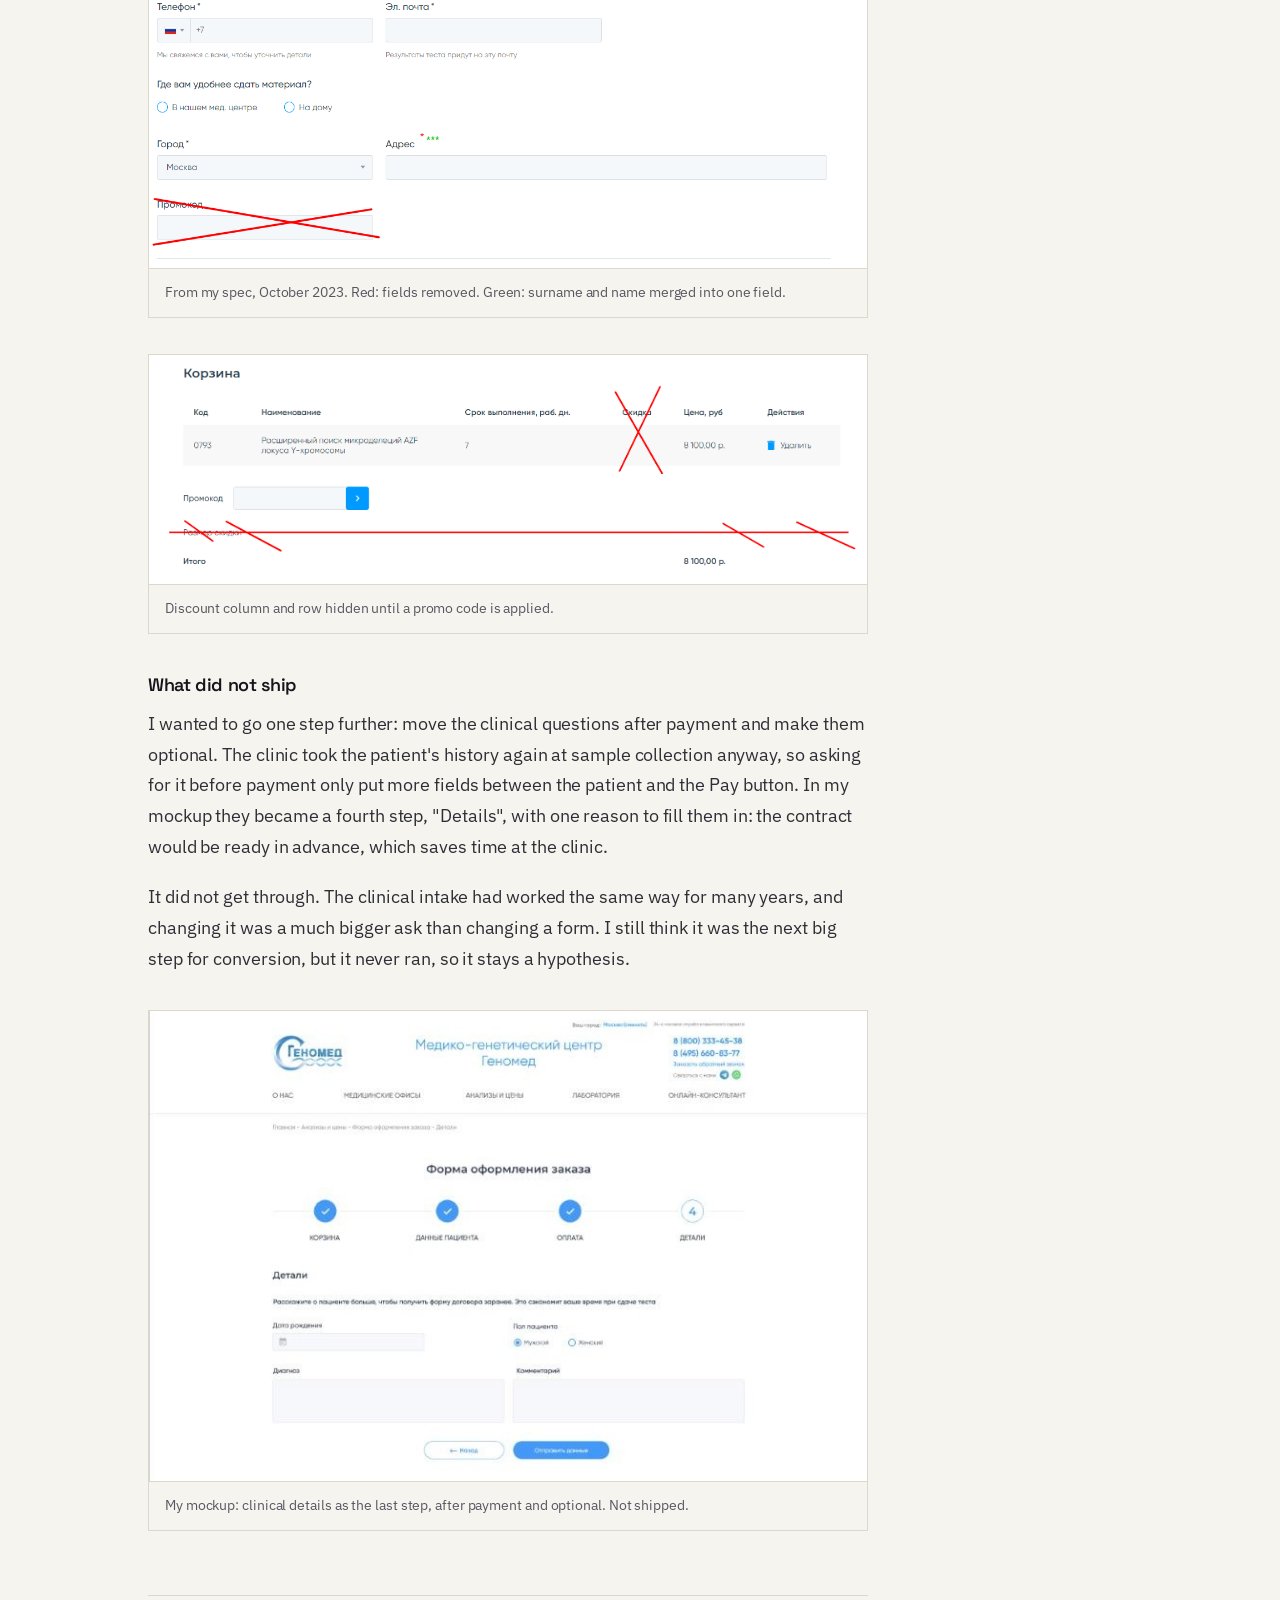
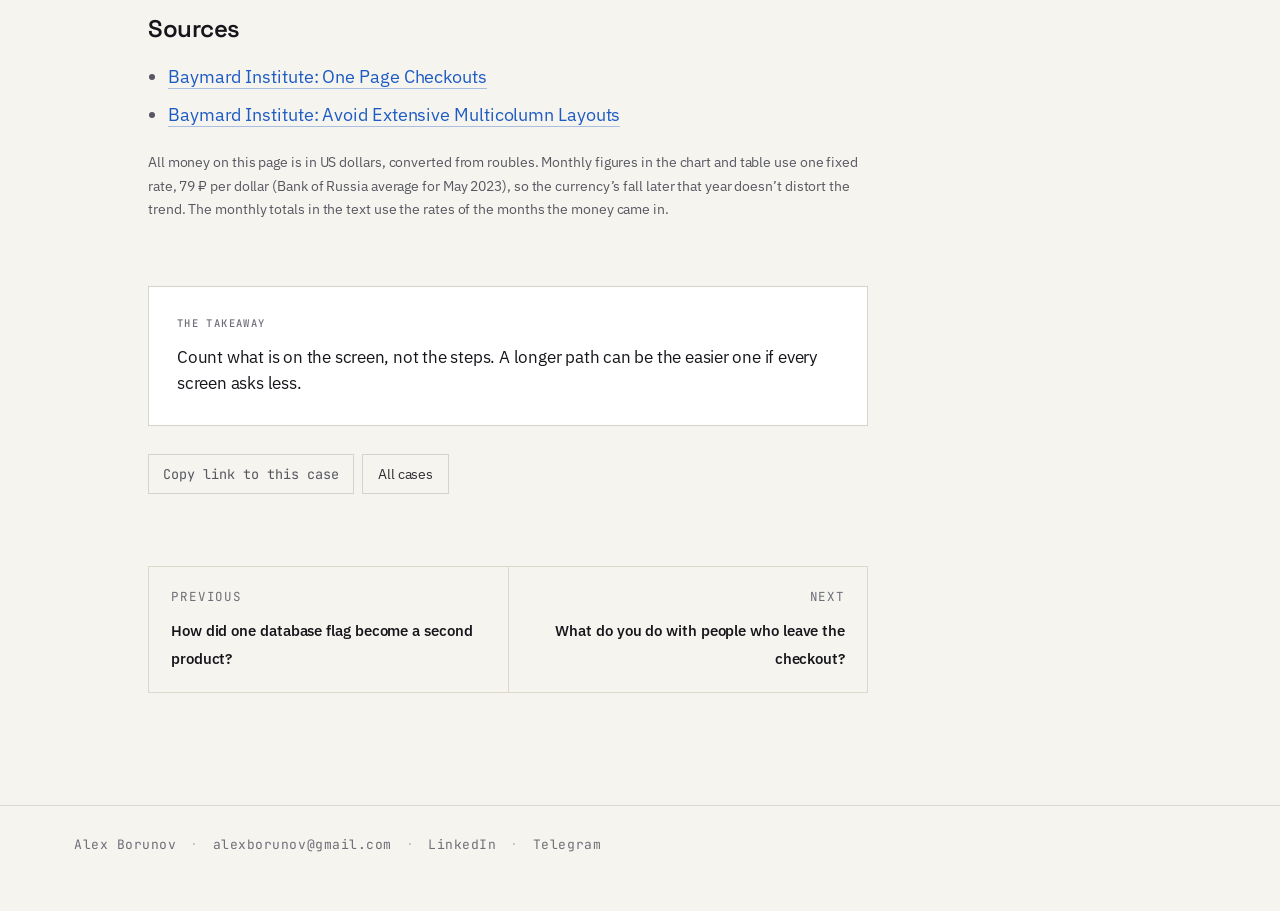
<file: cases/genomed-checkout.html>
<!doctype html>
<html lang="en">
<head>
<meta charset="utf-8">
<meta name="viewport" content="width=device-width, initial-scale=1">

<!-- Built from cases/_template.html. Sources for every figure are listed at the bottom of the page. -->

<title>Why split a checkout into more steps? · Alex Borunov</title>
<meta name="description" content="Genomed checkout: from 20 questions on one screen to three short single-column steps.">
<meta property="og:title" content="Why split a checkout into more steps? · Alex Borunov">
<meta property="og:description" content="The step count was not the point. What was on each screen was.">
<meta property="og:type" content="article">
<meta property="og:url" content="https://alexborunov.com/cases/genomed-checkout.html">
<meta property="og:site_name" content="Alex Borunov">
<meta property="og:image" content="https://alexborunov.com/assets/og/genomed-checkout.png">
<meta property="og:image:width" content="1200">
<meta property="og:image:height" content="630">
<meta property="og:image:alt" content="Why split a checkout into more steps?">
<meta name="twitter:card" content="summary_large_image">
<link rel="icon" href="../assets/avatar.svg" type="image/svg+xml">
<link rel="apple-touch-icon" href="../assets/avatar-180.png">
<link rel="stylesheet" href="../assets/style.css">
</head>
<body>

<a class="skip" href="#main">Skip to content</a>

<div class="sitebar">
  <nav class="sitenav" aria-label="Main">
    <a class="brand plate" href="../index.html"><img class="ava" src="../assets/avatar.svg" width="24" height="24" alt="">Alex Borunov</a>
    <div class="links plate">
      <a href="../index.html">Home</a>
      <a href="../cases.html" aria-current="page">Cases</a>
      <a href="../proof.html">Proof</a>
      <a href="../alexgpt.html">AlexGPT</a>
    </div>
    <a class="cv" href="../Alex_Borunov_CV.pdf">CV <span aria-hidden="true">↓</span></a>
  </nav>
</div>

<main id="main">

  <header class="case-hero">
    <div class="read">
      <span class="kicker"><span class="dot"></span> Conversion · E-commerce</span>
      <h1>Why split a checkout into more steps?</h1>
      <p class="dek">Genomed's checkout asked about 20 questions on one screen. We rebuilt it as short single-column steps, and conversion to payment rose by almost half. The number of steps was not the point.</p>
      <div class="case-meta">
        <span>Genomed</span>
        <span>·</span>
        <span>2022 to 2024</span>
        <span>·</span>
        <span data-reading-time></span>
      </div>
    </div>
  </header>

  <div class="case-layout">
    <div class="read">

      <div class="factbox">
        <dl>
          <div><dt>My role</dt><dd>Senior Product Manager, owner of the web channel</dd></div>
          <div><dt>Company</dt><dd>Genomed, the largest genetic testing lab in the CIS, selling tests online</dd></div>
          <div><dt>Context</dt><dd>From December 2022 to December 2024 the site's monthly revenue grew 4x. This is one release inside that.</dd></div>
          <div><dt>The constraint</dt><dd>No budget at all: no ads, no SEO agency, no paid tools. Almost every visitor came from organic search, so conversion was the lever we had.</dd></div>
        </dl>
      </div>

      <div class="tldr">
        <h2>If you only read one thing</h2>
        <p>Checkout was one long page with about 20 questions crammed into columns. In June 2023 we shipped it as short single-column steps with clinical questions only where the test needed them. <strong>Conversion to payment rose 45%: roughly $45–50K a month more through the web channel.</strong></p>
      </div>

      <article class="prose">

        <h2 id="situation" data-short="The situation">The situation</h2>

        <p>Checkout was one long page: about 20 questions shown at once, none of them depending on which test you bought, laid out in several columns so the whole form would fit on one screen. Many people started checkout; few paid.</p>

        <h2 id="fork" data-short="The fork">The fork</h2>

        <div class="fork">
          <div class="fork-options">
            <div class="opt">
              <span class="opt-label">Option A</span>
              <h4>Keep one page, make it better</h4>
              <p>Shorter, one column. Fewer clicks, and the conventional advice says fewer steps convert better.</p>
            </div>
            <div class="opt" data-chosen>
              <span class="opt-label">Option B · chosen</span>
              <h4>Three steps</h4>
              <p>A few fields per screen, one column, and clinical questions that appear only when the test needs them.</p>
            </div>
          </div>
          <div class="fork-verdict">
            <p>Baymard Institute's checkout research says the number of steps matters less than what the customer has to do on each one: how many fields, and how they are laid out. Multi-column forms in particular perform worse. Steps were the simplest way to keep every screen short and single-column. They also did two things one page could not: the clinical questions depend on the test, so they only make sense once the cart is settled, and the contact details come in before anyone reaches payment.</p>
          </div>
        </div>

        <h2 id="shipped" data-short="What shipped">What shipped</h2>

        <p>It shipped in June 2023 as one release, the new price page: step-by-step checkout, new cart logic and a proper mobile layout. Step one: contact details. Step two: clinical information, with questions depending on the chosen test. Step three: payment.</p>

        <figure>
          <svg viewBox="0 0 680 380" role="img" aria-label="Schematic of the checkout before and after. Before: one page with about 20 fields in three columns and a single Pay button. After: three narrow single-column steps: contacts with three fields, clinical questions with four fields of which two appear only if the test needs them, and payment." style="background:var(--bg-1)">
<style>.panel{fill:var(--bg);stroke:var(--line-2)}.f{fill:var(--bg-2);stroke:var(--line-3)}.lab{fill:var(--ink-4)}.btn{fill:var(--sig)}.bt{font:600 11px var(--font);fill:#0B0B12;text-anchor:middle}.h{font:600 13px var(--font);fill:var(--ink)}.s{font:500 11px var(--mono);fill:var(--ink-2)}.c{font:400 11px var(--mono);fill:var(--ink-4)}</style>
<text x="20" y="26" class="h">Before: one page</text>
<rect x="20" y="40" width="300" height="300" rx="4" class="panel"/>
<rect x="34" y="56" width="50" height="5" class="lab"/>
<rect x="34" y="65" width="84" height="14" rx="2" class="f"/>
<rect x="126" y="56" width="50" height="5" class="lab"/>
<rect x="126" y="65" width="84" height="14" rx="2" class="f"/>
<rect x="218" y="56" width="53" height="5" class="lab"/>
<rect x="218" y="65" width="88" height="14" rx="2" class="f"/>
<rect x="34" y="90" width="50" height="5" class="lab"/>
<rect x="34" y="99" width="84" height="14" rx="2" class="f"/>
<rect x="126" y="90" width="50" height="5" class="lab"/>
<rect x="126" y="99" width="84" height="14" rx="2" class="f"/>
<rect x="218" y="90" width="53" height="5" class="lab"/>
<rect x="218" y="99" width="88" height="14" rx="2" class="f"/>
<rect x="34" y="124" width="50" height="5" class="lab"/>
<rect x="34" y="133" width="84" height="14" rx="2" class="f"/>
<rect x="126" y="124" width="50" height="5" class="lab"/>
<rect x="126" y="133" width="84" height="14" rx="2" class="f"/>
<rect x="218" y="124" width="53" height="5" class="lab"/>
<rect x="218" y="133" width="88" height="14" rx="2" class="f"/>
<rect x="34" y="158" width="50" height="5" class="lab"/>
<rect x="34" y="167" width="84" height="14" rx="2" class="f"/>
<rect x="126" y="158" width="50" height="5" class="lab"/>
<rect x="126" y="167" width="84" height="14" rx="2" class="f"/>
<rect x="218" y="158" width="53" height="5" class="lab"/>
<rect x="218" y="167" width="88" height="14" rx="2" class="f"/>
<rect x="34" y="192" width="50" height="5" class="lab"/>
<rect x="34" y="201" width="84" height="14" rx="2" class="f"/>
<rect x="126" y="192" width="50" height="5" class="lab"/>
<rect x="126" y="201" width="84" height="14" rx="2" class="f"/>
<rect x="218" y="192" width="53" height="5" class="lab"/>
<rect x="218" y="201" width="88" height="14" rx="2" class="f"/>
<rect x="34" y="226" width="50" height="5" class="lab"/>
<rect x="34" y="235" width="84" height="14" rx="2" class="f"/>
<rect x="126" y="226" width="50" height="5" class="lab"/>
<rect x="126" y="235" width="84" height="14" rx="2" class="f"/>
<rect x="218" y="226" width="53" height="5" class="lab"/>
<rect x="218" y="235" width="88" height="14" rx="2" class="f"/>
<rect x="34" y="260" width="50" height="5" class="lab"/>
<rect x="34" y="269" width="84" height="14" rx="2" class="f"/>
<rect x="126" y="260" width="50" height="5" class="lab"/>
<rect x="126" y="269" width="84" height="14" rx="2" class="f"/>
<rect x="34" y="304" width="272" height="22" rx="3" class="btn"/>
<text x="170" y="319" class="bt">Pay</text>
<text x="20" y="364" class="c">~20 fields, 3 columns, all at once</text>
<text x="360" y="26" class="h">After: three steps</text>
<rect x="360" y="40" width="94" height="300" rx="4" class="panel"/>
<text x="370" y="60" class="s">1  Contacts</text>
<rect x="370" y="76" width="44" height="5" class="lab"/>
<rect x="370" y="85" width="74" height="14" rx="2" class="f"/>
<rect x="370" y="116" width="44" height="5" class="lab"/>
<rect x="370" y="125" width="74" height="14" rx="2" class="f"/>
<rect x="370" y="156" width="44" height="5" class="lab"/>
<rect x="370" y="165" width="74" height="14" rx="2" class="f"/>
<rect x="370" y="304" width="74" height="22" rx="3" class="btn"/>
<text x="407" y="319" class="bt">Next</text>
<rect x="464" y="40" width="94" height="300" rx="4" class="panel"/>
<text x="474" y="60" class="s">2  Clinical</text>
<rect x="474" y="76" width="44" height="5" class="lab"/>
<rect x="474" y="85" width="74" height="14" rx="2" class="f"/>
<rect x="474" y="116" width="44" height="5" class="lab"/>
<rect x="474" y="125" width="74" height="14" rx="2" class="f"/>
<rect x="474" y="156" width="44" height="5" class="lab"/>
<rect x="474" y="165" width="74" height="14" rx="2" class="f" stroke-dasharray="4 3"/>
<rect x="474" y="196" width="44" height="5" class="lab"/>
<rect x="474" y="205" width="74" height="14" rx="2" class="f" stroke-dasharray="4 3"/>
<rect x="474" y="304" width="74" height="22" rx="3" class="btn"/>
<text x="511" y="319" class="bt">Next</text>
<rect x="568" y="40" width="94" height="300" rx="4" class="panel"/>
<text x="578" y="60" class="s">3  Payment</text>
<rect x="578" y="76" width="74" height="40" rx="3" class="f"/>
<rect x="578" y="304" width="74" height="22" rx="3" class="btn"/>
<text x="615" y="319" class="bt">Pay</text>
<text x="360" y="364" class="c">One column; dashed = only if the test needs it</text>
</svg>
          <figcaption>Reconstruction, not a screenshot: the original form no longer exists, and the live one has been redesigned since.</figcaption>
        </figure>

        <h2 id="results" data-short="What happened">What happened</h2>

        <div class="grid-cells">
          <div class="cell"><b>~$45–50K</b><span>a month more through the web channel</span></div>
          <div class="cell"><b>+45%</b><span>conversion to payment, May vs July 2023</span></div>
        </div>

        <figure class="chart-fig">
          <div class="chart">
            <div class="chart-head">
              <p class="chart-title">Visitors fell. Checkout revenue grew.
                <span class="chart-sub">index, May 2023 = 100 · revenue through the site's checkout vs new visitors · 2023</span></p>
            </div>
<svg viewBox="0 0 680 320" role="img" aria-labelledby="sc-t sc-d" style="width:100%;height:auto;display:block">
<title id="sc-t">Checkout revenue against new visitors, 2023, indexed to May = 100</title>
<desc id="sc-d">After the June release, visitors fell about 9% while checkout revenue rose about 20%. By December revenue stood at 136 and visitors at 101.</desc>
<style>.g{stroke:var(--line-2);stroke-width:1}.g0{stroke:var(--line-3);stroke-width:1}.ax{font:500 11px var(--mono);fill:var(--ink-3)}.rv{fill:none;stroke:var(--sig);stroke-width:2.5;stroke-linejoin:round;stroke-linecap:round}.vs{fill:none;stroke:var(--ink-2);stroke-width:2;stroke-dasharray:5 4;stroke-linejoin:round}.dr{fill:var(--sig)}.dv{fill:var(--ink-2)}.lb{font:600 12px var(--font);fill:var(--ink)}.lb2{font:500 11px var(--mono);fill:var(--ink-2)}.rel{stroke:var(--ink-3);stroke-width:1;stroke-dasharray:2 3}.gap{fill:var(--sig);opacity:.12}.hit{fill:transparent;cursor:default}.hit:focus{outline:none;fill:rgba(255,255,255,.04)}@media (max-width:600px){.ax{font-size:16px}.lb{font-size:16px}.lb2{font-size:14px}.rv{stroke-width:4}.vs{stroke-width:3}}</style>
<line class="g" x1="44" x2="588" y1="280.0" y2="280.0"/><text class="ax" x="36" y="284.0" text-anchor="end">60</text>
<line class="g" x1="44" x2="588" y1="222.2" y2="222.2"/><text class="ax" x="36" y="226.2" text-anchor="end">80</text>
<line class="g0" x1="44" x2="588" y1="164.4" y2="164.4"/><text class="ax" x="36" y="168.4" text-anchor="end">100</text>
<line class="g" x1="44" x2="588" y1="106.7" y2="106.7"/><text class="ax" x="36" y="110.7" text-anchor="end">120</text>
<line class="g" x1="44" x2="588" y1="48.9" y2="48.9"/><text class="ax" x="36" y="52.9" text-anchor="end">140</text>
<polygon class="gap" points="207.2,164.4 261.6,114.7 316.0,107.1 370.4,145.3 424.8,120.5 479.2,120.5 533.6,82.2 588.0,59.3 588.0,160.6 533.6,162.7 479.2,212.1 424.8,189.6 370.4,188.7 316.0,189.8 261.6,189.5 207.2,164.4"/>
<line class="rel" x1="234.4" x2="234.4" y1="20" y2="280"/><text class="ax" x="240.4" y="30">release</text>
<polyline class="vs" points="44.0,170.8 98.4,130.3 152.8,138.9 207.2,164.4 261.6,189.5 316.0,189.8 370.4,188.7 424.8,189.6 479.2,212.1 533.6,162.7 588.0,160.6"/>
<polyline class="rv" points="44.0,250.4 98.4,170.1 152.8,177.8 207.2,164.4 261.6,114.7 316.0,107.1 370.4,145.3 424.8,120.5 479.2,120.5 533.6,82.2 588.0,59.3"/>
<circle class="dr" cx="44.0" cy="250.4" r="3.5"/>
<circle class="dv" cx="44.0" cy="170.8" r="3"/>
<text class="ax" x="44.0" y="300" text-anchor="middle">Feb</text>
<circle class="dr" cx="98.4" cy="170.1" r="3.5"/>
<circle class="dv" cx="98.4" cy="130.3" r="3"/>
<text class="ax" x="98.4" y="300" text-anchor="middle">Mar</text>
<circle class="dr" cx="152.8" cy="177.8" r="3.5"/>
<circle class="dv" cx="152.8" cy="138.9" r="3"/>
<text class="ax" x="152.8" y="300" text-anchor="middle">Apr</text>
<circle class="dr" cx="207.2" cy="164.4" r="3.5"/>
<circle class="dv" cx="207.2" cy="164.4" r="3"/>
<text class="ax" x="207.2" y="300" text-anchor="middle">May</text>
<circle class="dr" cx="261.6" cy="114.7" r="3.5"/>
<circle class="dv" cx="261.6" cy="189.5" r="3"/>
<text class="ax" x="261.6" y="300" text-anchor="middle">Jun</text>
<circle class="dr" cx="316.0" cy="107.1" r="3.5"/>
<circle class="dv" cx="316.0" cy="189.8" r="3"/>
<text class="ax" x="316.0" y="300" text-anchor="middle">Jul</text>
<circle class="dr" cx="370.4" cy="145.3" r="3.5"/>
<circle class="dv" cx="370.4" cy="188.7" r="3"/>
<text class="ax" x="370.4" y="300" text-anchor="middle">Aug</text>
<circle class="dr" cx="424.8" cy="120.5" r="3.5"/>
<circle class="dv" cx="424.8" cy="189.6" r="3"/>
<text class="ax" x="424.8" y="300" text-anchor="middle">Sep</text>
<circle class="dr" cx="479.2" cy="120.5" r="3.5"/>
<circle class="dv" cx="479.2" cy="212.1" r="3"/>
<text class="ax" x="479.2" y="300" text-anchor="middle">Oct</text>
<circle class="dr" cx="533.6" cy="82.2" r="3.5"/>
<circle class="dv" cx="533.6" cy="162.7" r="3"/>
<text class="ax" x="533.6" y="300" text-anchor="middle">Nov</text>
<circle class="dr" cx="588.0" cy="59.3" r="3.5"/>
<circle class="dv" cx="588.0" cy="160.6" r="3"/>
<text class="ax" x="588.0" y="300" text-anchor="middle">Dec</text>
<text class="lb" x="598" y="63.3">Revenue</text><text class="lb2" x="598" y="77.3">136</text>
<text class="lb" x="598" y="164.6">Visitors</text><text class="lb2" x="598" y="178.6">101</text>
<rect class="hit" x="16.8" y="20" width="54.4" height="260" tabindex="0" data-tip-value="Revenue 70 · Visitors 98" data-tip-label="Feb 2023 · $106K · 475 paid orders · 146K visitors"/>
<rect class="hit" x="71.2" y="20" width="54.4" height="260" tabindex="0" data-tip-value="Revenue 98 · Visitors 112" data-tip-label="Mar 2023 · $148K · 584 paid orders · 167K visitors"/>
<rect class="hit" x="125.6" y="20" width="54.4" height="260" tabindex="0" data-tip-value="Revenue 95 · Visitors 109" data-tip-label="Apr 2023 · $144K · 588 paid orders · 163K visitors"/>
<rect class="hit" x="180.0" y="20" width="54.4" height="260" tabindex="0" data-tip-value="Revenue 100 · Visitors 100" data-tip-label="May 2023 · $151K · 564 paid orders · 149K visitors"/>
<rect class="hit" x="234.4" y="20" width="54.4" height="260" tabindex="0" data-tip-value="Revenue 117 · Visitors 91" data-tip-label="Jun 2023 · $177K · 701 paid orders · 136K visitors"/>
<rect class="hit" x="288.8" y="20" width="54.4" height="260" tabindex="0" data-tip-value="Revenue 120 · Visitors 91" data-tip-label="Jul 2023 · $181K · 747 paid orders · 136K visitors"/>
<rect class="hit" x="343.2" y="20" width="54.4" height="260" tabindex="0" data-tip-value="Revenue 107 · Visitors 92" data-tip-label="Aug 2023 · $161K · 664 paid orders · 137K visitors"/>
<rect class="hit" x="397.6" y="20" width="54.4" height="260" tabindex="0" data-tip-value="Revenue 115 · Visitors 91" data-tip-label="Sep 2023 · $174K · 731 paid orders · 136K visitors"/>
<rect class="hit" x="452.0" y="20" width="54.4" height="260" tabindex="0" data-tip-value="Revenue 115 · Visitors 84" data-tip-label="Oct 2023 · $174K · 782 paid orders · 125K visitors"/>
<rect class="hit" x="506.4" y="20" width="54.4" height="260" tabindex="0" data-tip-value="Revenue 128 · Visitors 101" data-tip-label="Nov 2023 · $194K · 776 paid orders · 150K visitors"/>
<rect class="hit" x="560.8" y="20" width="54.4" height="260" tabindex="0" data-tip-value="Revenue 136 · Visitors 101" data-tip-label="Dec 2023 · $206K · 908 paid orders · 151K visitors"/>
</svg>
          </div>
          <div class="table-wrap">
            <table class="data-table">
              <caption>Same data as a table</caption>
              <thead><tr><th>Month</th><th>Paid orders</th><th>Revenue, $</th><th>New visitors</th></tr></thead>
              <tbody>
<tr><td>Feb 2023</td><td>475</td><td>$106K</td><td>146K</td></tr>
<tr><td>Mar 2023</td><td>584</td><td>$148K</td><td>167K</td></tr>
<tr><td>Apr 2023</td><td>588</td><td>$144K</td><td>163K</td></tr>
<tr><td>May 2023</td><td>564</td><td>$151K</td><td>149K</td></tr>
<tr><td>Jun 2023</td><td>701</td><td>$177K</td><td>136K</td></tr>
<tr><td>Jul 2023</td><td>747</td><td>$181K</td><td>136K</td></tr>
<tr><td>Aug 2023</td><td>664</td><td>$161K</td><td>137K</td></tr>
<tr><td>Sep 2023</td><td>731</td><td>$174K</td><td>136K</td></tr>
<tr><td>Oct 2023</td><td>782</td><td>$174K</td><td>125K</td></tr>
<tr><td>Nov 2023</td><td>776</td><td>$194K</td><td>150K</td></tr>
<tr><td>Dec 2023</td><td>908</td><td>$206K</td><td>151K</td></tr>
              </tbody>
            </table>
          </div>
          <figcaption>From my monthly tracking at Genomed. After the June release, new visitors dropped about 9% and stayed lower all autumn, while revenue through the checkout rose about 20% by July. The growth came from converting more of the people who were already arriving, not from more of them.</figcaption>
        </figure>

        <p>How the money is counted: had conversion stayed at May's level, June and July would have brought about 420 fewer paid orders. At an average order of about $230, that is roughly $95–100K over the two months, or $45–50K a month at mid-2023 exchange rates.</p>
        <p>There was no paid traffic at all, so no campaign changed who was arriving at the site between these months.</p>
        <p>This is a release, not an experiment: the steps, the cart logic and the mobile layout went out together, so the jump belongs to all of them. Doctor booking launched in August and SEO work in October, so the later months are not clean comparisons. May against July is.</p>

        <h3>The second pass</h3>

        <p>In October 2023 I went through the form again, field by field. Name, surname and patronymic became one field. Date of birth, sex, "ordering for someone else", diagnosis and a duplicated promo code field went. The discount column only appears once a promo code is applied. With that few fields left, the first two steps fitted on one screen, so the spec merged them. Which is what Baymard would predict: steps were never the point, the fields were.</p>

        <figure class="shot">
          <img width="1259" height="818" src="../assets/img/genomed/cart-fields-cut.png" alt="Patient data step of the Genomed checkout with fields crossed out in red: patronymic, date of birth, sex, 'ordering for another person' and promo code. Surname and name are outlined in green to merge into one field labelled 'How should we address you?'." loading="lazy">
          <figcaption>From my spec, October 2023. Red: fields removed. Green: surname and name merged into one field.</figcaption>
        </figure>

        <figure class="shot">
          <img width="1721" height="549" src="../assets/img/genomed/cart-discount-cut.png" alt="Cart table with the Discount column and the Discount amount row crossed out in red." loading="lazy">
          <figcaption>Discount column and row hidden until a promo code is applied.</figcaption>
        </figure>

        <h3>What did not ship</h3>

        <p>I wanted to go one step further: move the clinical questions after payment and make them optional. The clinic took the patient's history again at sample collection anyway, so asking for it before payment only put more fields between the patient and the Pay button. In my mockup they became a fourth step, "Details", with one reason to fill them in: the contract would be ready in advance, which saves time at the clinic.</p>
        <p>It did not get through. The clinical intake had worked the same way for many years, and changing it was a much bigger ask than changing a form. I still think it was the next big step for conversion, but it never ran, so it stays a hypothesis.</p>

        <figure class="shot">
          <img width="752" height="492" src="../assets/img/genomed/checkout-details-after-payment.jpg" alt="Mockup of the Genomed checkout at step 4 of 4, Details, after Cart, Patient data and Payment are complete. Optional fields: date of birth, sex, diagnosis and a comment, with the line 'Tell us more about the patient to get the contract form in advance'." loading="lazy">
          <figcaption>My mockup: clinical details as the last step, after payment and optional. Not shipped.</figcaption>
        </figure>

        <h2 id="sources" data-short="Sources">Sources</h2>

        <ul class="sources">
          <li><a href="https://baymard.com/blog/one-page-checkout" target="_blank" rel="noopener">Baymard Institute: One Page Checkouts</a></li>
          <li><a href="https://baymard.com/blog/avoid-multi-column-forms" target="_blank" rel="noopener">Baymard Institute: Avoid Extensive Multicolumn Layouts</a></li>
        </ul>
        <p class="fx-note" style="font-size:13.5px;color:var(--ink-3);margin-top:18px">All money on this page is in US dollars, converted from roubles. Monthly figures in the chart and table use one fixed rate, 79 ₽ per dollar (Bank of Russia average for May 2023), so the currency’s fall later that year doesn’t distort the trend. The monthly totals in the text use the rates of the months the money came in.</p>

      </article>

      <div class="takeaway">
        <h2>The takeaway</h2>
        <p>Count what is on the screen, not the steps. A longer path can be the easier one if every screen asks less.</p>
      </div>

      <div class="pill-row" style="margin-top:28px">
        <button class="copybtn">Copy link to this case</button>
        <a class="pill" href="../cases.html">All cases</a>
      </div>

      <nav class="case-nav">
        <a href="white-label.html">
          <span class="dir">Previous</span>
          <span class="ttl">How did one database flag become a second product?</span>
        </a>
        <a class="next" href="genomed-abandoned.html">
          <span class="dir">Next</span>
          <span class="ttl">What do you do with people who leave the checkout?</span>
        </a>
      </nav>

    </div><!-- /.read -->

    <aside class="toc">
      <h2>On this page</h2>
      <ol><!-- built by site.js from .prose h2[id] --></ol>
    </aside>
  </div><!-- /.case-layout -->

</main>

<footer class="site-foot">
  <div class="in">
    <span>Alex Borunov</span>
    <span class="sep">·</span>
    <a href="mailto:alexborunov@gmail.com">alexborunov@gmail.com</a>
    <span class="sep">·</span>
    <a href="https://www.linkedin.com/in/alexborunov" target="_blank" rel="noopener">LinkedIn</a>
    <span class="sep">·</span>
    <a href="https://t.me/alexborunov" target="_blank" rel="noopener">Telegram</a>
  </div>
</footer>

<script src="../assets/site.js"></script>
</body>
</html>
</file>
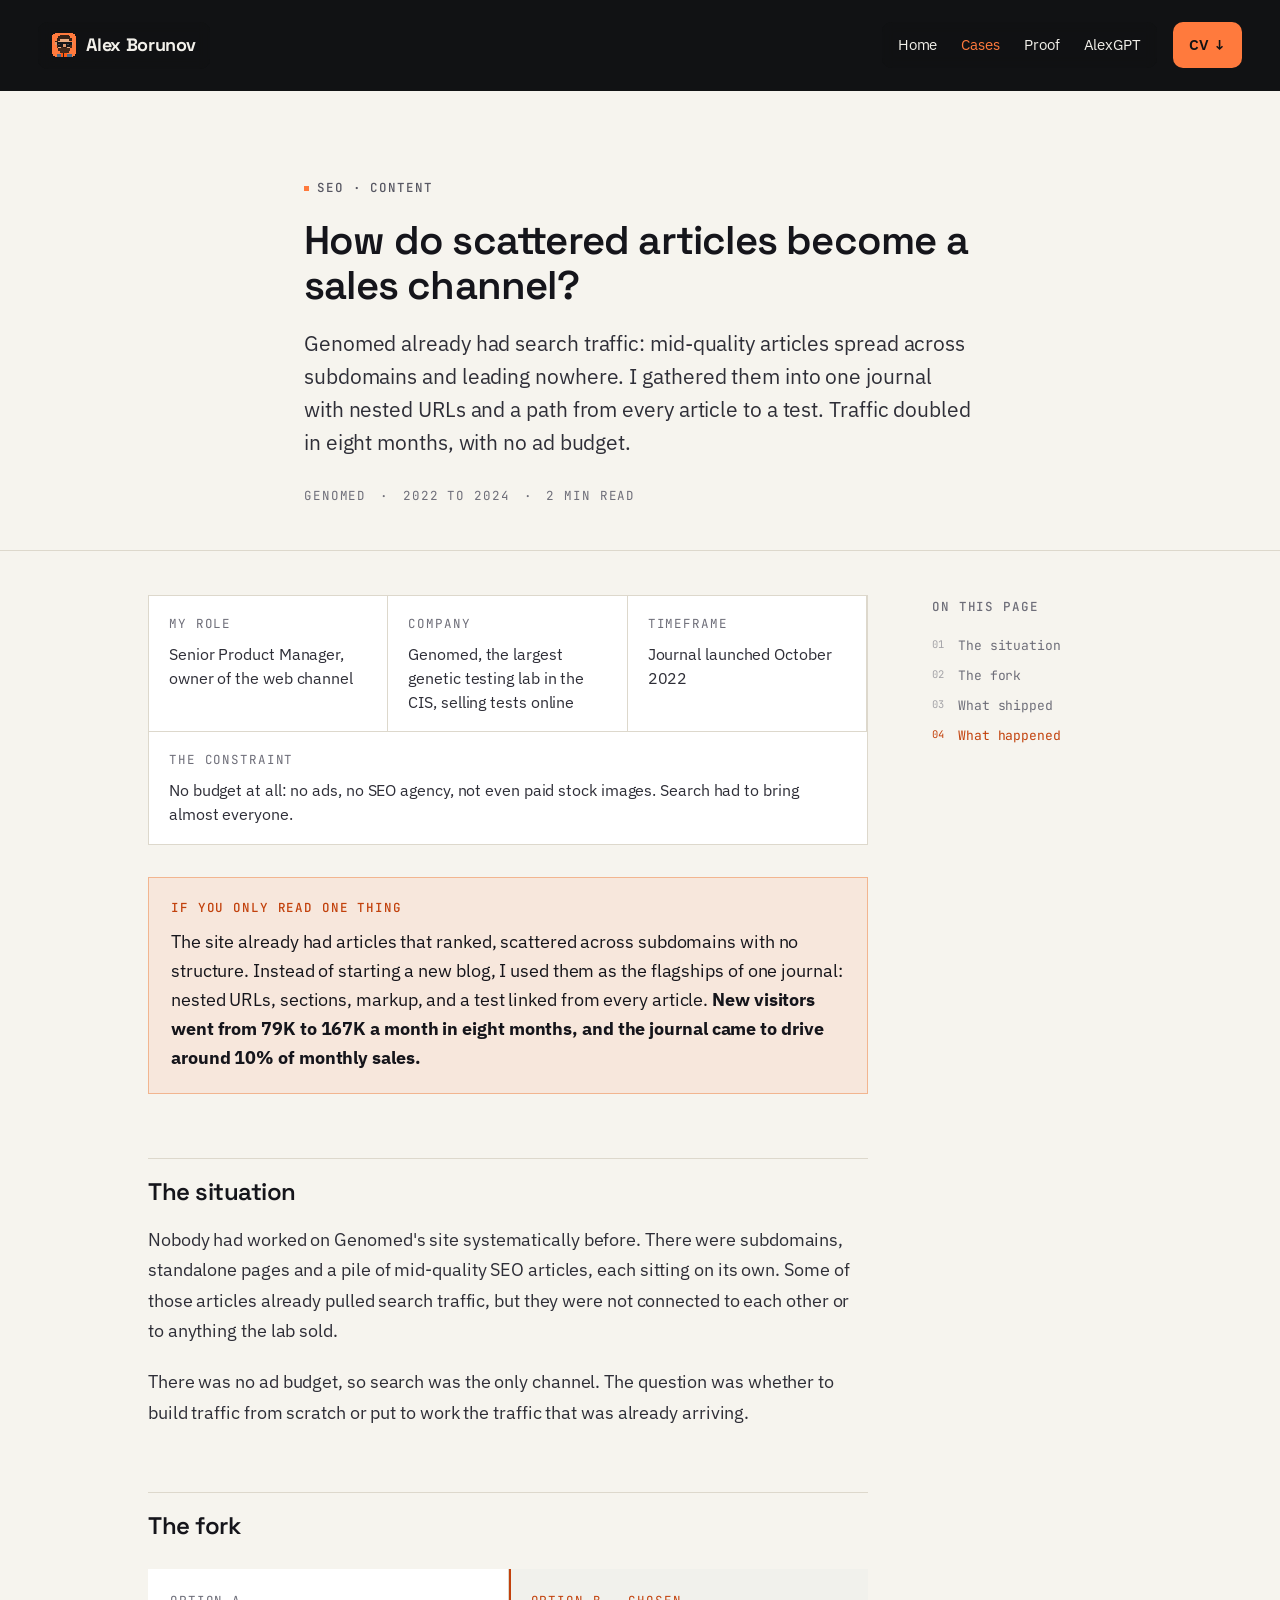
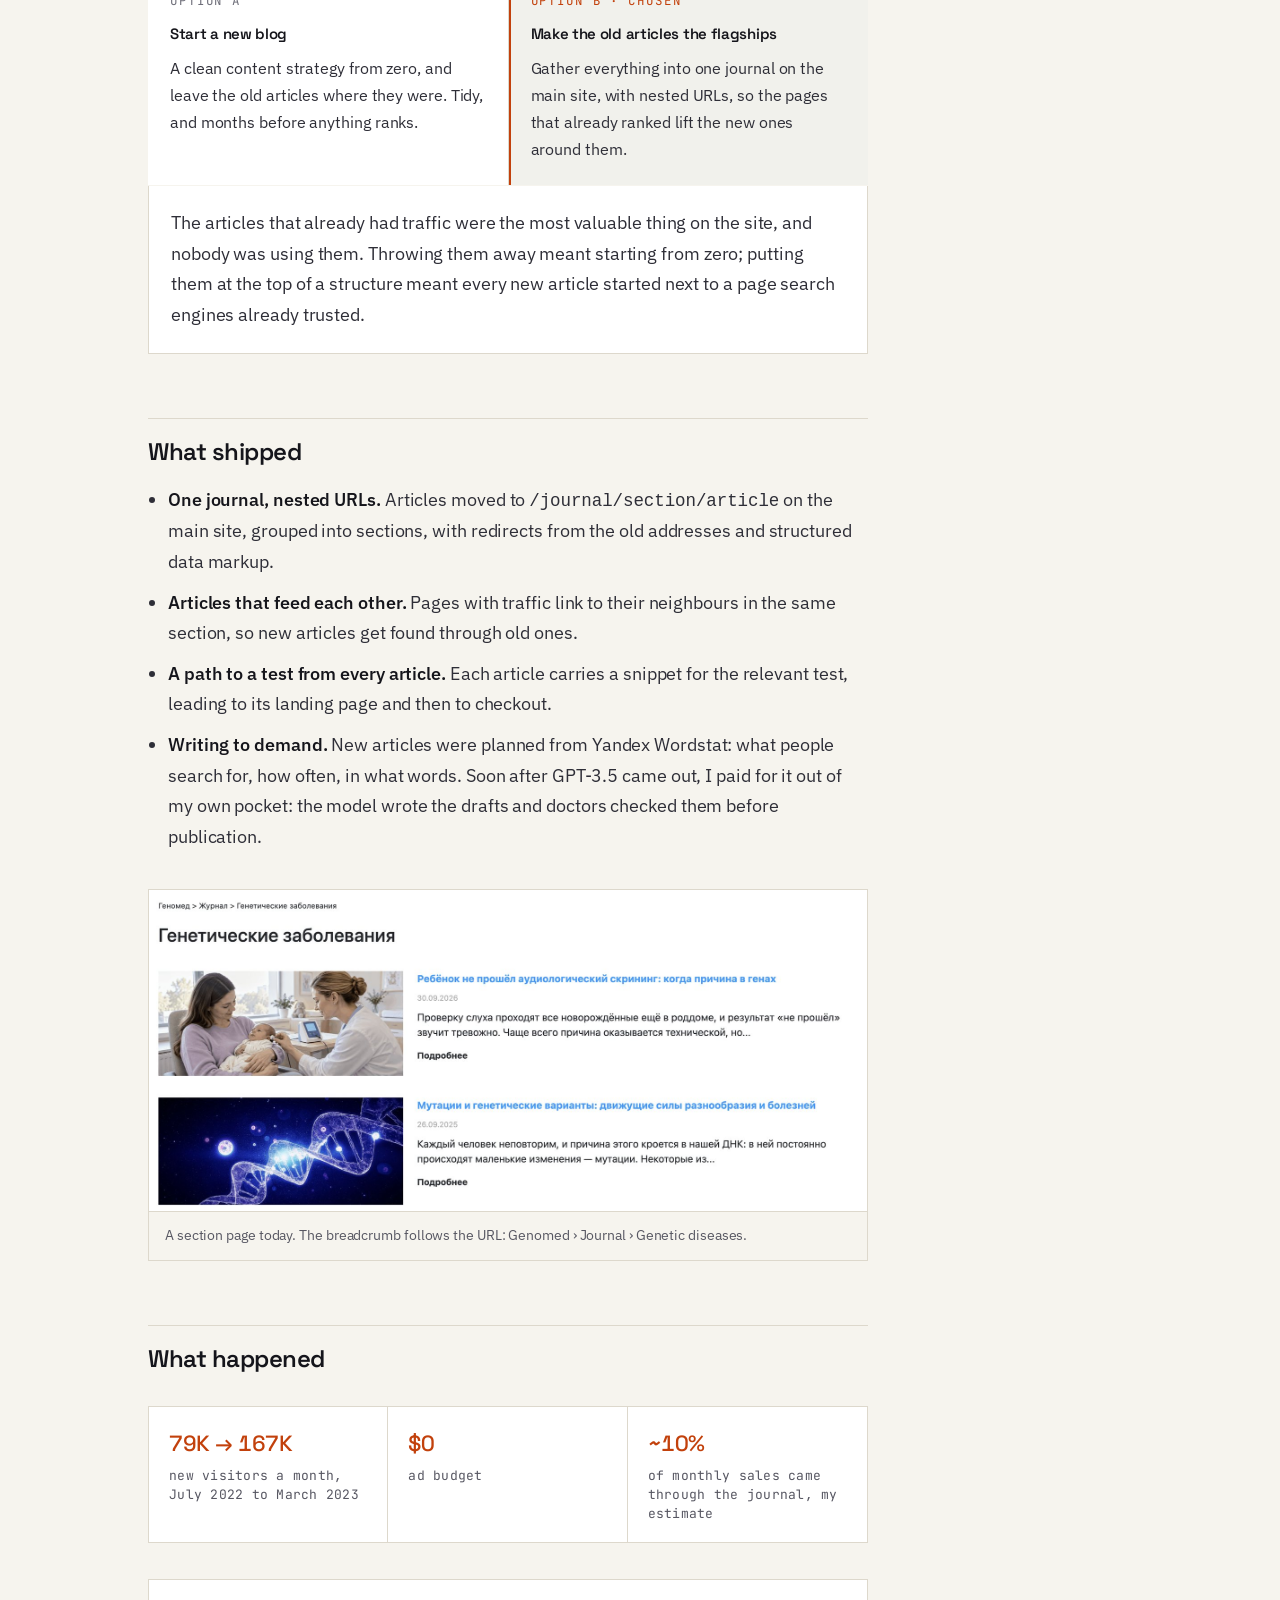
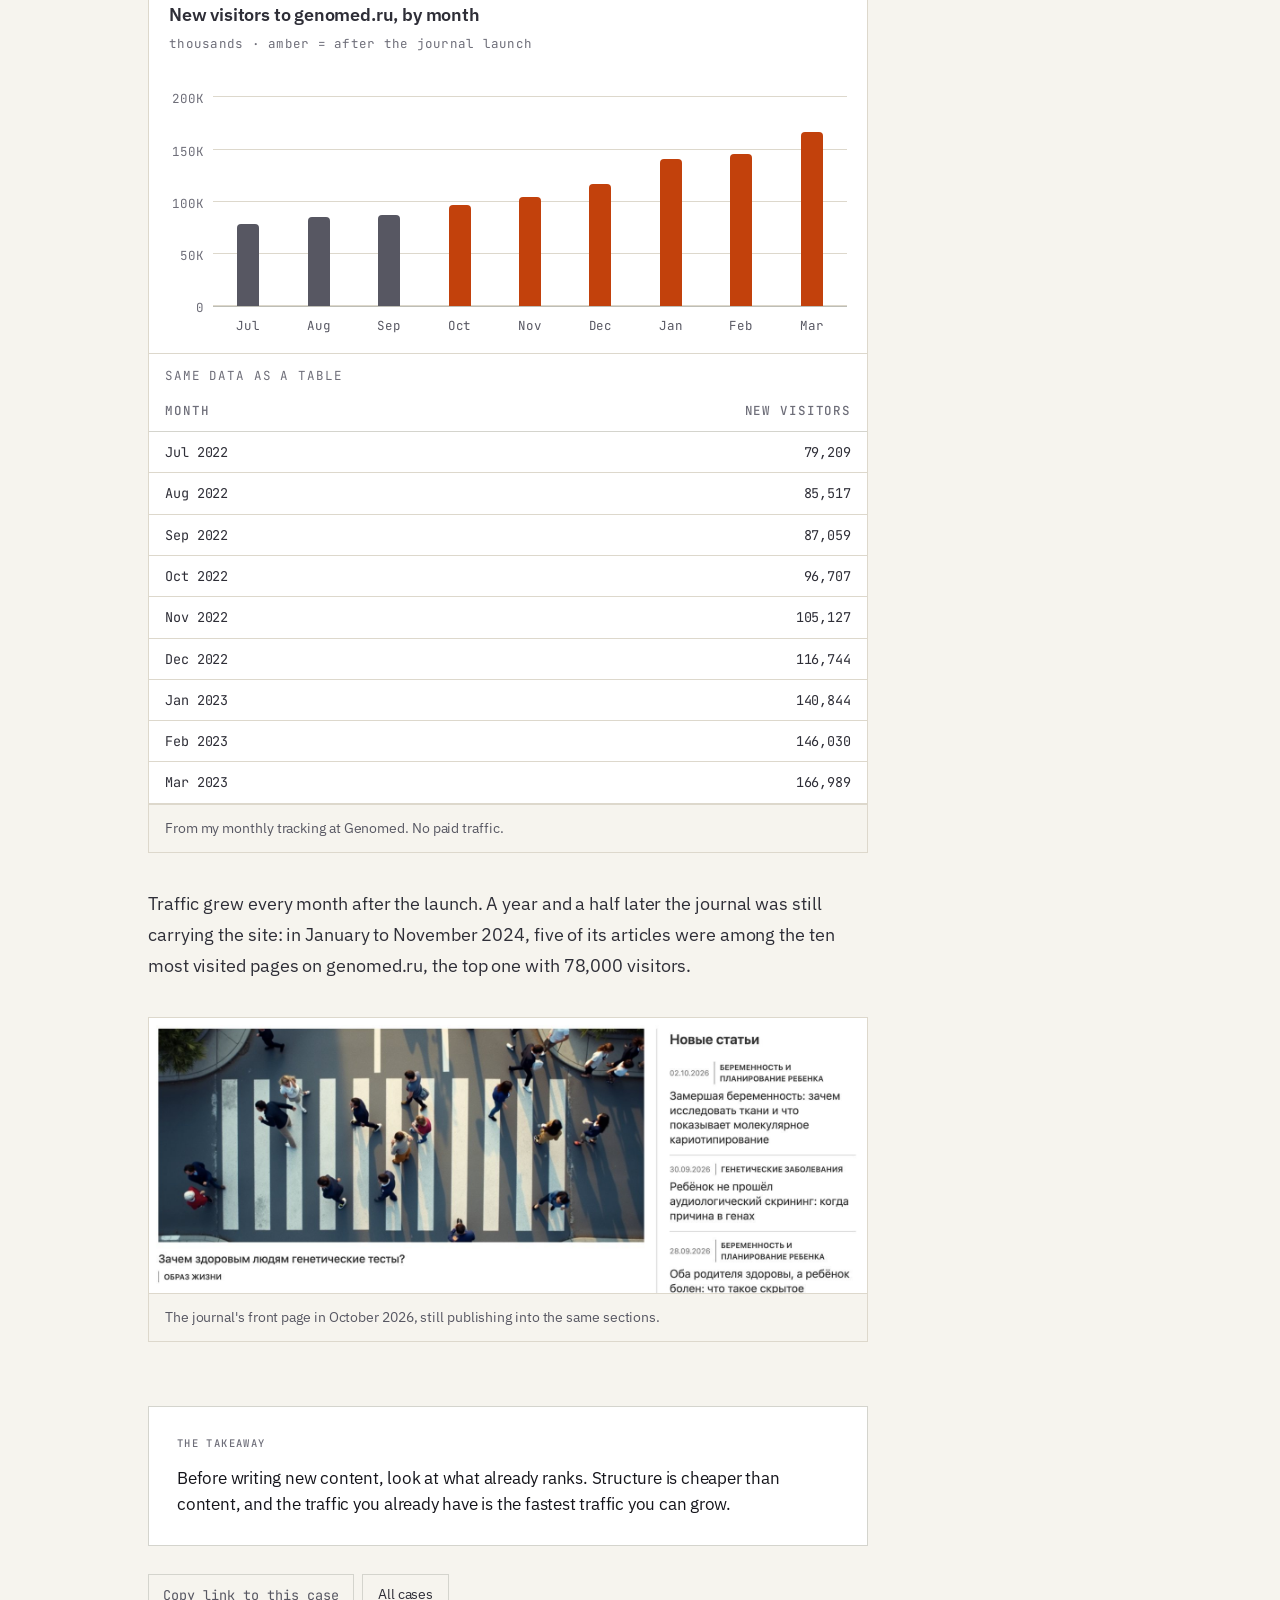
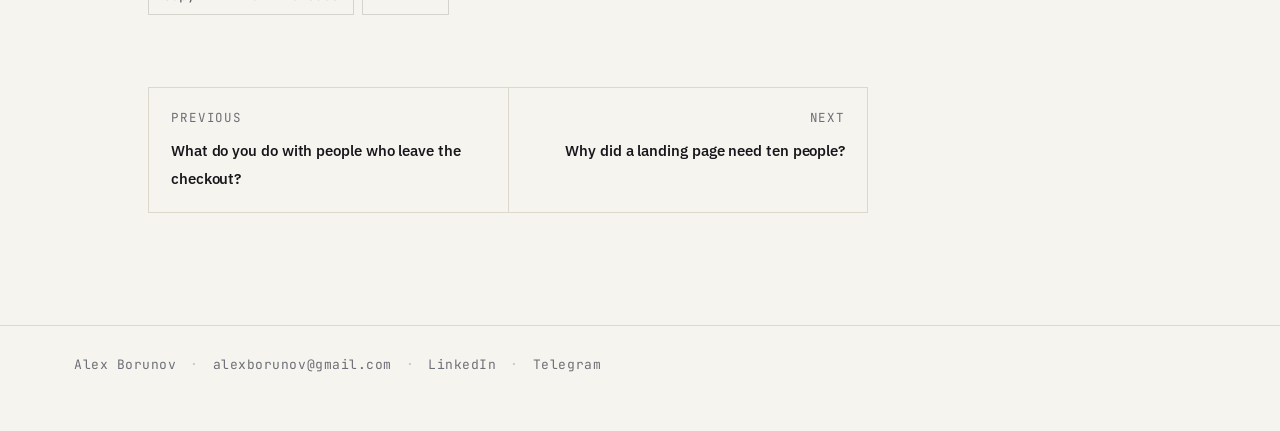
<file: cases/genomed-journal.html>
<!doctype html>
<html lang="en">
<head>
<meta charset="utf-8">
<meta name="viewport" content="width=device-width, initial-scale=1">

<!-- Built from cases/_template.html. Sources for every figure are listed at the bottom of the page. -->

<title>How do scattered articles become a sales channel? · Alex Borunov</title>
<meta name="description" content="Genomed: gathering scattered SEO articles into one journal with nested URLs. Traffic doubled in eight months with no ad budget.">
<meta property="og:title" content="How do scattered articles become a sales channel? · Alex Borunov">
<meta property="og:description" content="Structure is cheaper than content.">
<meta property="og:type" content="article">
<meta property="og:url" content="https://alexborunov.com/cases/genomed-journal.html">
<meta property="og:site_name" content="Alex Borunov">
<meta property="og:image" content="https://alexborunov.com/assets/og/genomed-journal.png">
<meta property="og:image:width" content="1200">
<meta property="og:image:height" content="630">
<meta property="og:image:alt" content="How do scattered articles become a sales channel?">
<meta name="twitter:card" content="summary_large_image">
<link rel="icon" href="../assets/avatar.svg" type="image/svg+xml">
<link rel="apple-touch-icon" href="../assets/avatar-180.png">
<link rel="stylesheet" href="../assets/style.css">
</head>
<body>

<a class="skip" href="#main">Skip to content</a>

<div class="sitebar">
  <nav class="sitenav" aria-label="Main">
    <a class="brand plate" href="../index.html"><img class="ava" src="../assets/avatar.svg" width="24" height="24" alt="">Alex Borunov</a>
    <div class="links plate">
      <a href="../index.html">Home</a>
      <a href="../cases.html" aria-current="page">Cases</a>
      <a href="../proof.html">Proof</a>
      <a href="../alexgpt.html">AlexGPT</a>
    </div>
    <a class="cv" href="../Alex_Borunov_CV.pdf">CV <span aria-hidden="true">↓</span></a>
  </nav>
</div>

<main id="main">

  <header class="case-hero">
    <div class="read">
      <span class="kicker"><span class="dot"></span> SEO · Content</span>
      <h1>How do scattered articles become a sales channel?</h1>
      <p class="dek">Genomed already had search traffic: mid-quality articles spread across subdomains and leading nowhere. I gathered them into one journal with nested URLs and a path from every article to a test. Traffic doubled in eight months, with no ad budget.</p>
      <div class="case-meta">
        <span>Genomed</span>
        <span>·</span>
        <span>2022 to 2024</span>
        <span>·</span>
        <span data-reading-time></span>
      </div>
    </div>
  </header>

  <div class="case-layout">
    <div class="read">

      <div class="factbox">
        <dl>
          <div><dt>My role</dt><dd>Senior Product Manager, owner of the web channel</dd></div>
          <div><dt>Company</dt><dd>Genomed, the largest genetic testing lab in the CIS, selling tests online</dd></div>
          <div><dt>Timeframe</dt><dd>Journal launched October 2022</dd></div>
          <div><dt>The constraint</dt><dd>No budget at all: no ads, no SEO agency, not even paid stock images. Search had to bring almost everyone.</dd></div>
        </dl>
      </div>

      <div class="tldr">
        <h2>If you only read one thing</h2>
        <p>The site already had articles that ranked, scattered across subdomains with no structure. Instead of starting a new blog, I used them as the flagships of one journal: nested URLs, sections, markup, and a test linked from every article. <strong>New visitors went from 79K to 167K a month in eight months, and the journal came to drive around 10% of monthly sales.</strong></p>
      </div>

      <article class="prose">

        <h2 id="situation" data-short="The situation">The situation</h2>

        <p>Nobody had worked on Genomed's site systematically before. There were subdomains, standalone pages and a pile of mid-quality SEO articles, each sitting on its own. Some of those articles already pulled search traffic, but they were not connected to each other or to anything the lab sold.</p>
        <p>There was no ad budget, so search was the only channel. The question was whether to build traffic from scratch or put to work the traffic that was already arriving.</p>

        <h2 id="fork" data-short="The fork">The fork</h2>

        <div class="fork">
          <div class="fork-options">
            <div class="opt">
              <span class="opt-label">Option A</span>
              <h4>Start a new blog</h4>
              <p>A clean content strategy from zero, and leave the old articles where they were. Tidy, and months before anything ranks.</p>
            </div>
            <div class="opt" data-chosen>
              <span class="opt-label">Option B · chosen</span>
              <h4>Make the old articles the flagships</h4>
              <p>Gather everything into one journal on the main site, with nested URLs, so the pages that already ranked lift the new ones around them.</p>
            </div>
          </div>
          <div class="fork-verdict">
            <p>The articles that already had traffic were the most valuable thing on the site, and nobody was using them. Throwing them away meant starting from zero; putting them at the top of a structure meant every new article started next to a page search engines already trusted.</p>
          </div>
        </div>

        <h2 id="shipped" data-short="What shipped">What shipped</h2>

        <ul>
          <li><strong>One journal, nested URLs.</strong> Articles moved to <code>/journal/section/article</code> on the main site, grouped into sections, with redirects from the old addresses and structured data markup.</li>
          <li><strong>Articles that feed each other.</strong> Pages with traffic link to their neighbours in the same section, so new articles get found through old ones.</li>
          <li><strong>A path to a test from every article.</strong> Each article carries a snippet for the relevant test, leading to its landing page and then to checkout.</li>
          <li><strong>Writing to demand.</strong> New articles were planned from Yandex Wordstat: what people search for, how often, in what words. Soon after GPT-3.5 came out, I paid for it out of my own pocket: the model wrote the drafts and doctors checked them before publication.</li>
        </ul>

        <figure class="shot">
          <img width="1600" height="717" src="../assets/img/genomed/journal-section.jpg" alt="A section page of the Genomed journal, 'Genetic diseases', with the breadcrumb Genomed › Journal › Genetic diseases above a list of articles." loading="lazy">
          <figcaption>A section page today. The breadcrumb follows the URL: Genomed › Journal › Genetic diseases.</figcaption>
        </figure>

        <h2 id="results" data-short="What happened">What happened</h2>

        <div class="grid-cells">
          <div class="cell"><b>79K → 167K</b><span>new visitors a month, July 2022 to March 2023</span></div>
          <div class="cell"><b>$0</b><span>ad budget</span></div>
          <div class="cell"><b>~10%</b><span>of monthly sales came through the journal, my estimate</span></div>
        </div>

        <figure class="chart-fig">
          <div class="chart">
            <div class="chart-head">
              <p class="chart-title">New visitors to genomed.ru, by month
                <span class="chart-sub">thousands · amber = after the journal launch</span></p>
            </div>
            <div class="plot" style="--max:200">
              <div class="gl" style="bottom:0"><span>0</span></div>
              <div class="gl" style="bottom:25%"><span>50K</span></div>
              <div class="gl" style="bottom:50%"><span>100K</span></div>
              <div class="gl" style="bottom:75%"><span>150K</span></div>
              <div class="gl" style="bottom:100%"><span>200K</span></div>
              <div class="groups">
<div class="grp"><div class="bar ctx" style="--v:79.2" tabindex="0" data-tip-value="79K new visitors" data-tip-label="Jul 2022"></div></div>
<div class="grp"><div class="bar ctx" style="--v:85.5" tabindex="0" data-tip-value="86K new visitors" data-tip-label="Aug 2022"></div></div>
<div class="grp"><div class="bar ctx" style="--v:87.1" tabindex="0" data-tip-value="87K new visitors" data-tip-label="Sep 2022"></div></div>
<div class="grp"><div class="bar" style="--v:96.7" tabindex="0" data-tip-value="97K new visitors" data-tip-label="Oct 2022"></div></div>
<div class="grp"><div class="bar" style="--v:105.1" tabindex="0" data-tip-value="105K new visitors" data-tip-label="Nov 2022"></div></div>
<div class="grp"><div class="bar" style="--v:116.7" tabindex="0" data-tip-value="117K new visitors" data-tip-label="Dec 2022"></div></div>
<div class="grp"><div class="bar" style="--v:140.8" tabindex="0" data-tip-value="141K new visitors" data-tip-label="Jan 2023"></div></div>
<div class="grp"><div class="bar" style="--v:146.0" tabindex="0" data-tip-value="146K new visitors" data-tip-label="Feb 2023"></div></div>
<div class="grp"><div class="bar" style="--v:167.0" tabindex="0" data-tip-value="167K new visitors" data-tip-label="Mar 2023"></div></div>
              </div>
            </div>
            <div class="xlab"><span>Jul</span><span>Aug</span><span>Sep</span><span>Oct</span><span>Nov</span><span>Dec</span><span>Jan</span><span>Feb</span><span>Mar</span></div>
          </div>
          <div class="table-wrap">
            <table class="data-table">
              <caption>Same data as a table</caption>
              <thead><tr><th>Month</th><th>New visitors</th></tr></thead>
              <tbody>
<tr><td>Jul 2022</td><td>79,209</td></tr>
<tr><td>Aug 2022</td><td>85,517</td></tr>
<tr><td>Sep 2022</td><td>87,059</td></tr>
<tr><td>Oct 2022</td><td>96,707</td></tr>
<tr><td>Nov 2022</td><td>105,127</td></tr>
<tr><td>Dec 2022</td><td>116,744</td></tr>
<tr><td>Jan 2023</td><td>140,844</td></tr>
<tr><td>Feb 2023</td><td>146,030</td></tr>
<tr><td>Mar 2023</td><td>166,989</td></tr>
              </tbody>
            </table>
          </div>
          <figcaption>From my monthly tracking at Genomed. No paid traffic.</figcaption>
        </figure>

        <p>Traffic grew every month after the launch. A year and a half later the journal was still carrying the site: in January to November 2024, five of its articles were among the ten most visited pages on genomed.ru, the top one with 78,000 visitors.</p>

        <figure class="shot">
          <img width="1600" height="612" src="../assets/img/genomed/journal-front.jpg" alt="The front page of the Genomed journal in October 2026: a featured article and a list of new articles, each tagged with its section." loading="lazy">
          <figcaption>The journal's front page in October 2026, still publishing into the same sections.</figcaption>
        </figure>

      </article>

      <div class="takeaway">
        <h2>The takeaway</h2>
        <p>Before writing new content, look at what already ranks. Structure is cheaper than content, and the traffic you already have is the fastest traffic you can grow.</p>
      </div>

      <div class="pill-row" style="margin-top:28px">
        <button class="copybtn">Copy link to this case</button>
        <a class="pill" href="../cases.html">All cases</a>
      </div>

      <nav class="case-nav">
        <a href="genomed-abandoned.html">
          <span class="dir">Previous</span>
          <span class="ttl">What do you do with people who leave the checkout?</span>
        </a>
        <a class="next" href="genomed-landings.html">
          <span class="dir">Next</span>
          <span class="ttl">Why did a landing page need ten people?</span>
        </a>
      </nav>

    </div><!-- /.read -->

    <aside class="toc">
      <h2>On this page</h2>
      <ol><!-- built by site.js from .prose h2[id] --></ol>
    </aside>
  </div><!-- /.case-layout -->

</main>

<footer class="site-foot">
  <div class="in">
    <span>Alex Borunov</span>
    <span class="sep">·</span>
    <a href="mailto:alexborunov@gmail.com">alexborunov@gmail.com</a>
    <span class="sep">·</span>
    <a href="https://www.linkedin.com/in/alexborunov" target="_blank" rel="noopener">LinkedIn</a>
    <span class="sep">·</span>
    <a href="https://t.me/alexborunov" target="_blank" rel="noopener">Telegram</a>
  </div>
</footer>

<script src="../assets/site.js"></script>
</body>
</html>
</file>
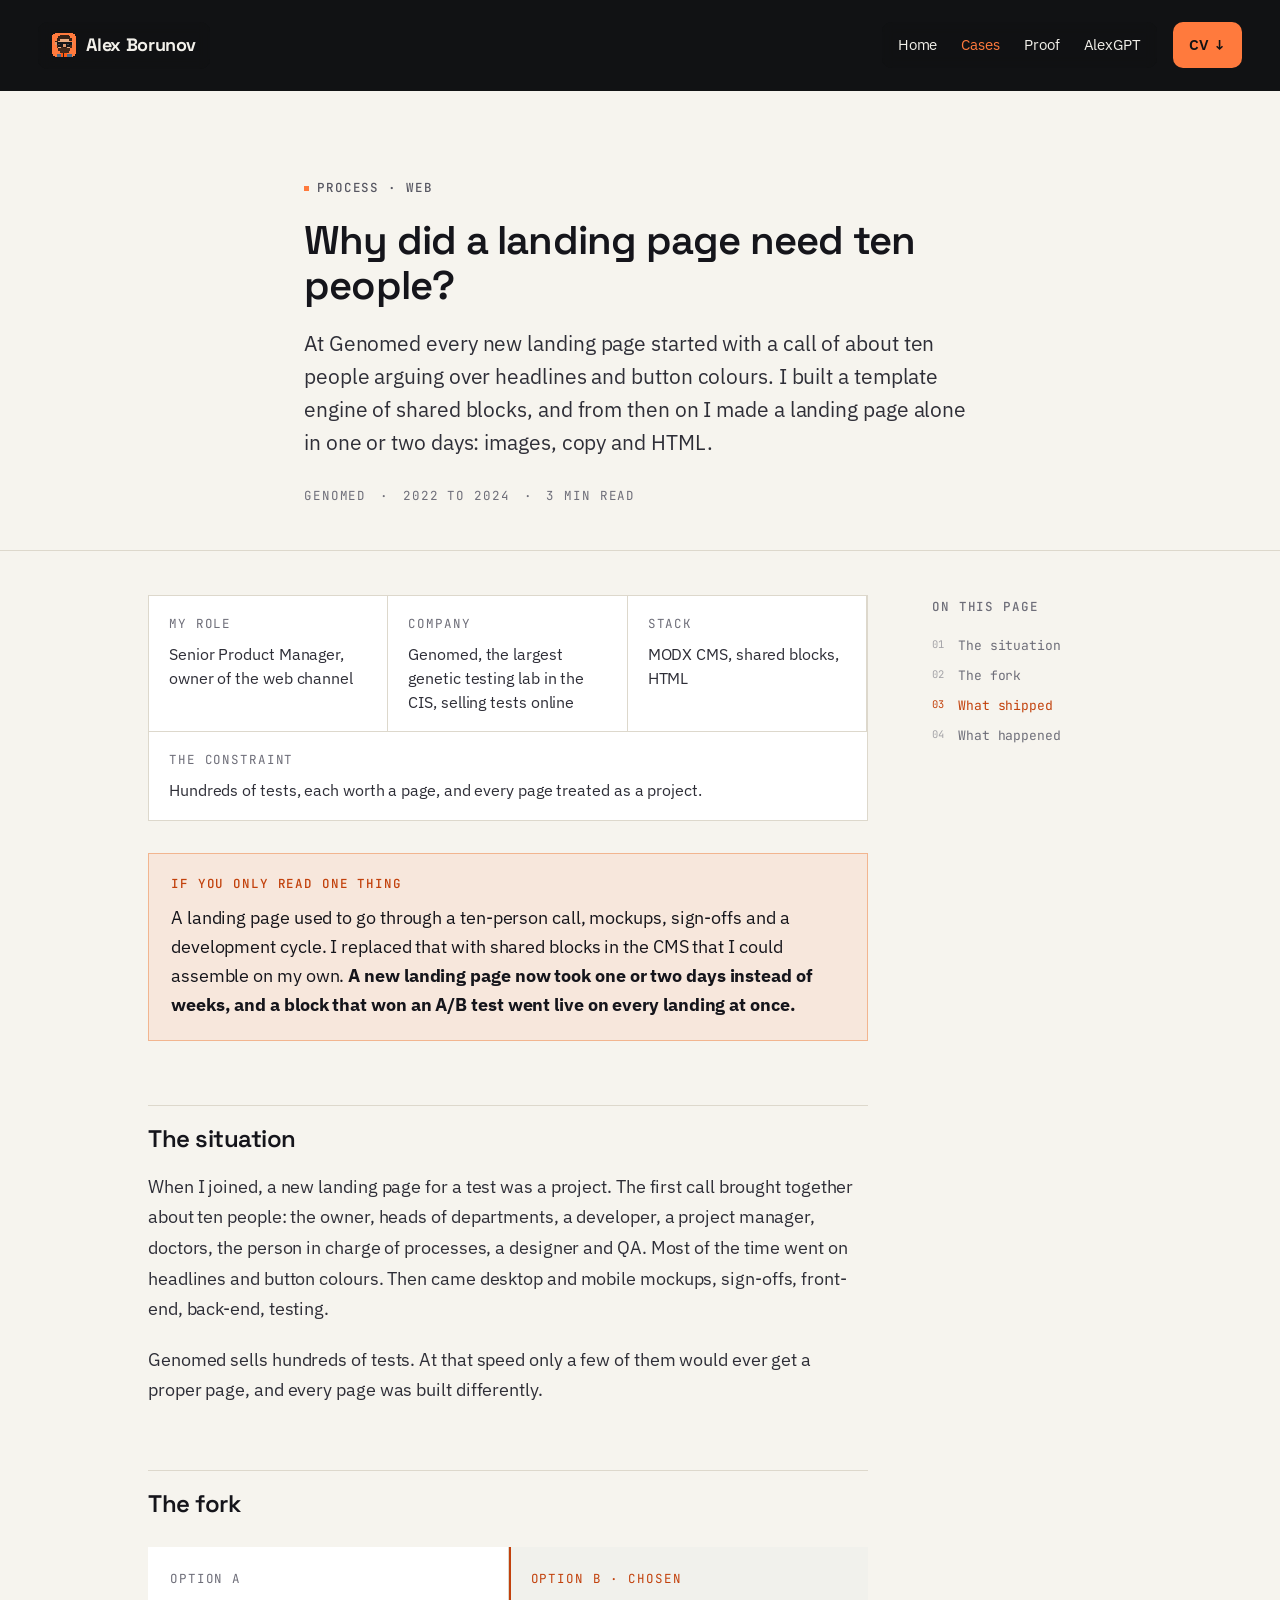
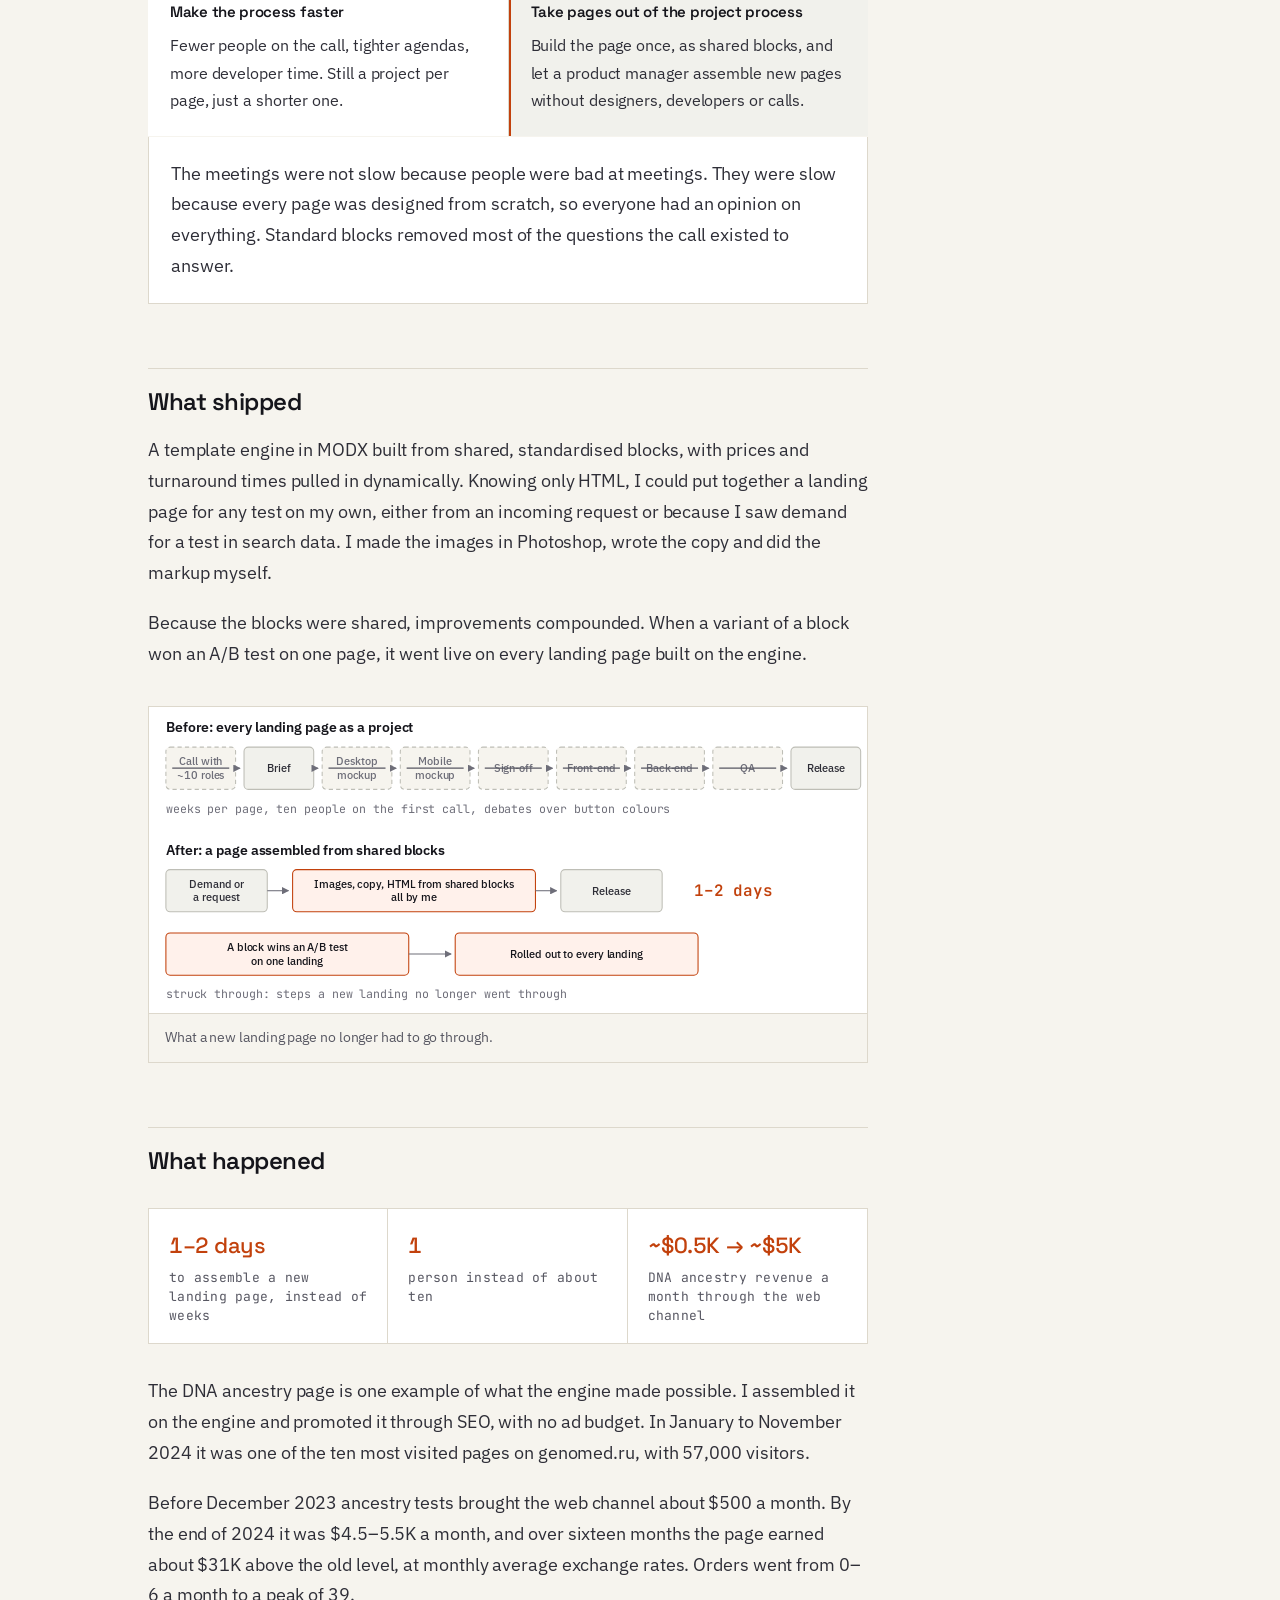
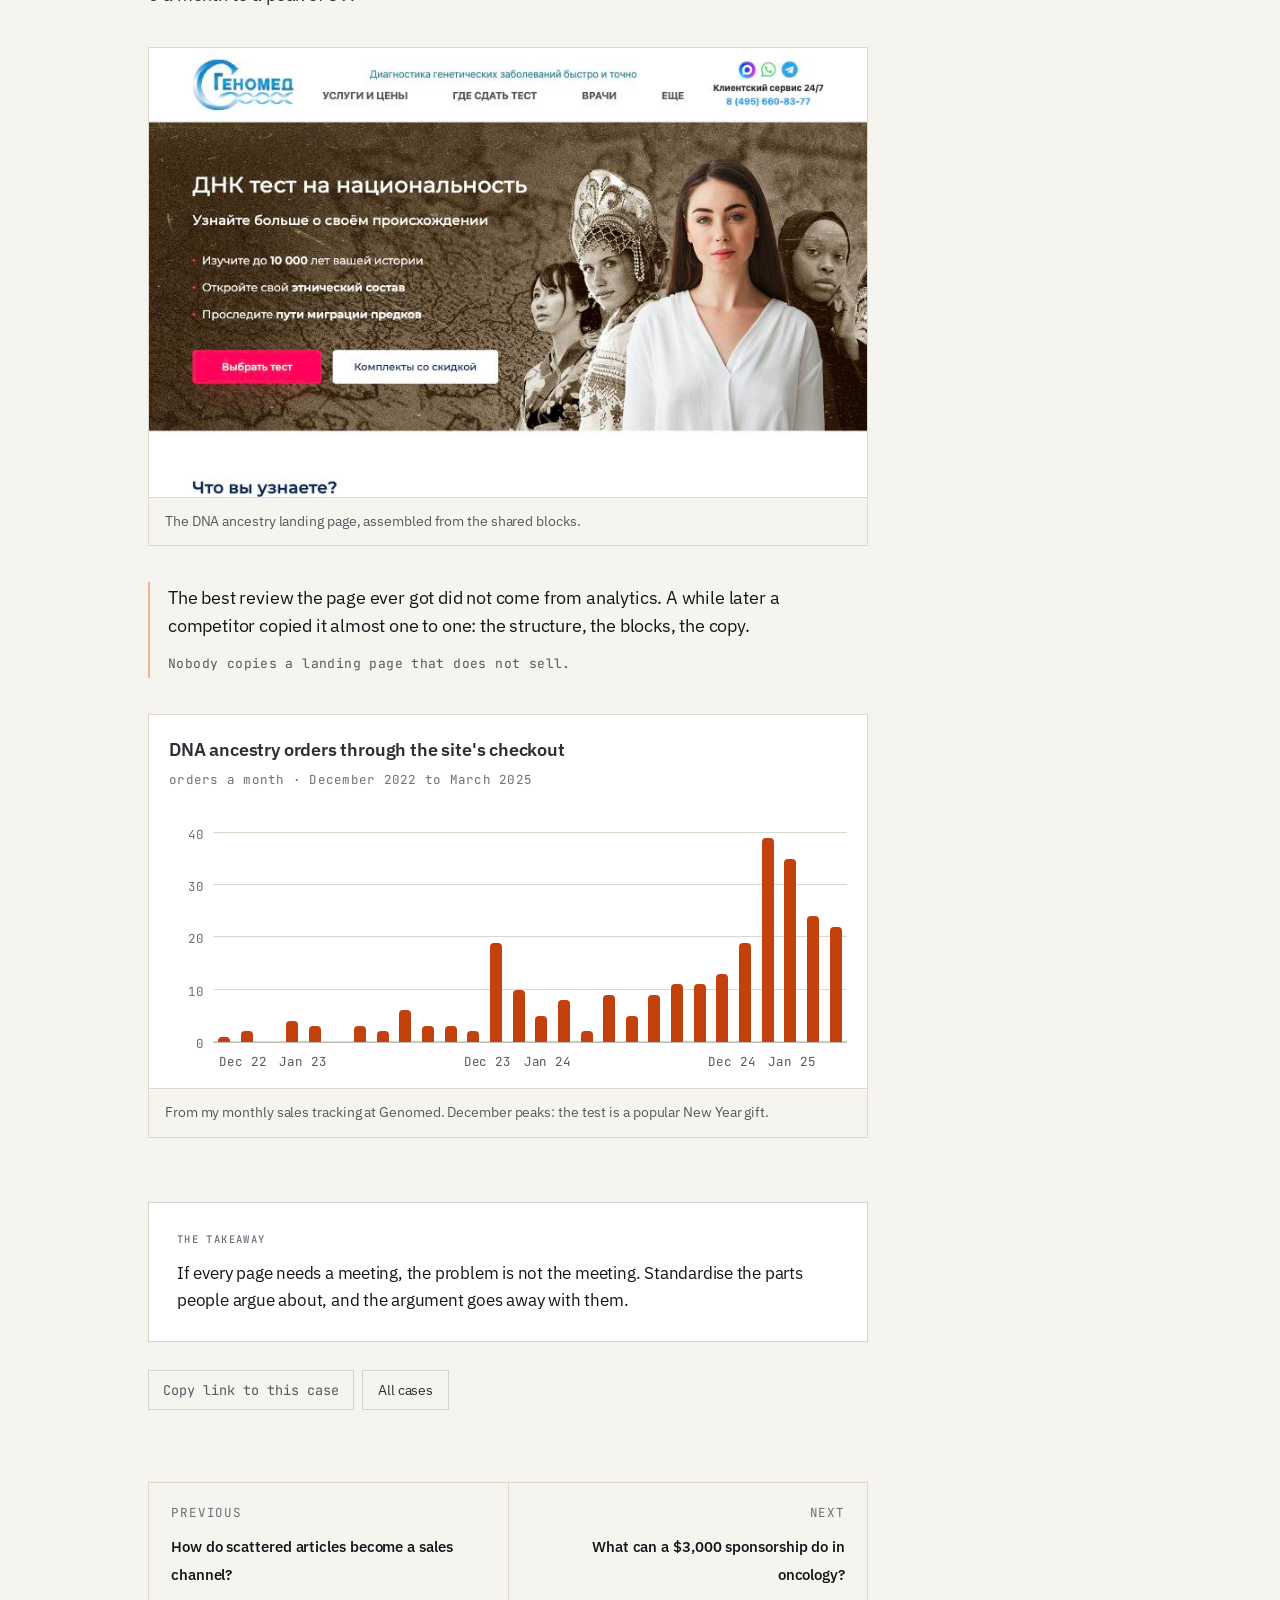
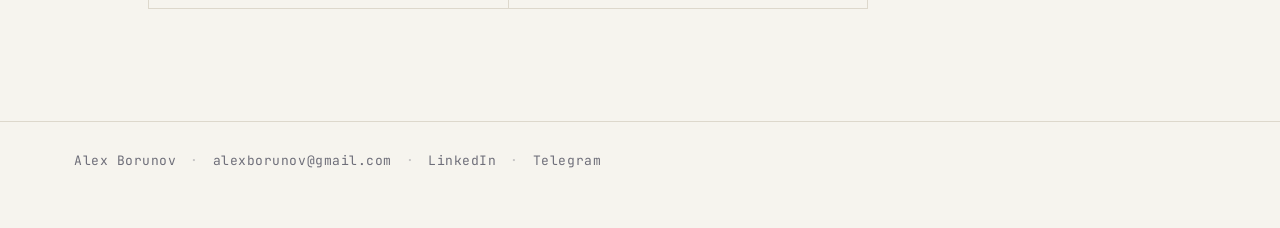
<file: cases/genomed-landings.html>
<!doctype html>
<html lang="en">
<head>
<meta charset="utf-8">
<meta name="viewport" content="width=device-width, initial-scale=1">

<!-- Built from cases/_template.html. Sources for every figure are listed at the bottom of the page. -->

<title>Why did a landing page need ten people? · Alex Borunov</title>
<meta name="description" content="Genomed: replacing ten-person landing page meetings with a template engine of shared blocks. A new landing in one or two days.">
<meta property="og:title" content="Why did a landing page need ten people? · Alex Borunov">
<meta property="og:description" content="If every page needs a meeting, the problem is not the meeting.">
<meta property="og:type" content="article">
<meta property="og:url" content="https://alexborunov.com/cases/genomed-landings.html">
<meta property="og:site_name" content="Alex Borunov">
<meta property="og:image" content="https://alexborunov.com/assets/og/genomed-landings.png">
<meta property="og:image:width" content="1200">
<meta property="og:image:height" content="630">
<meta property="og:image:alt" content="Why did a landing page need ten people?">
<meta name="twitter:card" content="summary_large_image">
<link rel="icon" href="../assets/avatar.svg" type="image/svg+xml">
<link rel="apple-touch-icon" href="../assets/avatar-180.png">
<link rel="stylesheet" href="../assets/style.css">
</head>
<body>

<a class="skip" href="#main">Skip to content</a>

<div class="sitebar">
  <nav class="sitenav" aria-label="Main">
    <a class="brand plate" href="../index.html"><img class="ava" src="../assets/avatar.svg" width="24" height="24" alt="">Alex Borunov</a>
    <div class="links plate">
      <a href="../index.html">Home</a>
      <a href="../cases.html" aria-current="page">Cases</a>
      <a href="../proof.html">Proof</a>
      <a href="../alexgpt.html">AlexGPT</a>
    </div>
    <a class="cv" href="../Alex_Borunov_CV.pdf">CV <span aria-hidden="true">↓</span></a>
  </nav>
</div>

<main id="main">

  <header class="case-hero">
    <div class="read">
      <span class="kicker"><span class="dot"></span> Process · Web</span>
      <h1>Why did a landing page need ten people?</h1>
      <p class="dek">At Genomed every new landing page started with a call of about ten people arguing over headlines and button colours. I built a template engine of shared blocks, and from then on I made a landing page alone in one or two days: images, copy and HTML.</p>
      <div class="case-meta">
        <span>Genomed</span>
        <span>·</span>
        <span>2022 to 2024</span>
        <span>·</span>
        <span data-reading-time></span>
      </div>
    </div>
  </header>

  <div class="case-layout">
    <div class="read">

      <div class="factbox">
        <dl>
          <div><dt>My role</dt><dd>Senior Product Manager, owner of the web channel</dd></div>
          <div><dt>Company</dt><dd>Genomed, the largest genetic testing lab in the CIS, selling tests online</dd></div>
          <div><dt>Stack</dt><dd>MODX CMS, shared blocks, HTML</dd></div>
          <div><dt>The constraint</dt><dd>Hundreds of tests, each worth a page, and every page treated as a project.</dd></div>
        </dl>
      </div>

      <div class="tldr">
        <h2>If you only read one thing</h2>
        <p>A landing page used to go through a ten-person call, mockups, sign-offs and a development cycle. I replaced that with shared blocks in the CMS that I could assemble on my own. <strong>A new landing page now took one or two days instead of weeks, and a block that won an A/B test went live on every landing at once.</strong></p>
      </div>

      <article class="prose">

        <h2 id="situation" data-short="The situation">The situation</h2>

        <p>When I joined, a new landing page for a test was a project. The first call brought together about ten people: the owner, heads of departments, a developer, a project manager, doctors, the person in charge of processes, a designer and QA. Most of the time went on headlines and button colours. Then came desktop and mobile mockups, sign-offs, front-end, back-end, testing.</p>
        <p>Genomed sells hundreds of tests. At that speed only a few of them would ever get a proper page, and every page was built differently.</p>

        <h2 id="fork" data-short="The fork">The fork</h2>

        <div class="fork">
          <div class="fork-options">
            <div class="opt">
              <span class="opt-label">Option A</span>
              <h4>Make the process faster</h4>
              <p>Fewer people on the call, tighter agendas, more developer time. Still a project per page, just a shorter one.</p>
            </div>
            <div class="opt" data-chosen>
              <span class="opt-label">Option B · chosen</span>
              <h4>Take pages out of the project process</h4>
              <p>Build the page once, as shared blocks, and let a product manager assemble new pages without designers, developers or calls.</p>
            </div>
          </div>
          <div class="fork-verdict">
            <p>The meetings were not slow because people were bad at meetings. They were slow because every page was designed from scratch, so everyone had an opinion on everything. Standard blocks removed most of the questions the call existed to answer.</p>
          </div>
        </div>

        <h2 id="shipped" data-short="What shipped">What shipped</h2>

        <p>A template engine in MODX built from shared, standardised blocks, with prices and turnaround times pulled in dynamically. Knowing only HTML, I could put together a landing page for any test on my own, either from an incoming request or because I saw demand for a test in search data. I made the images in Photoshop, wrote the copy and did the markup myself.</p>
        <p>Because the blocks were shared, improvements compounded. When a variant of a block won an A/B test on one page, it went live on every landing page built on the engine.</p>

        <figure>
          <svg viewBox="0 0 680 290" role="img" aria-label="Process diagram. Before: a call with about ten roles, requirements, desktop mockup, mobile mockup, sign-off, front-end, back-end, QA, release; all steps except requirements and release are struck through. After: demand or a request, assemble from shared blocks by the product manager alone, release, in one to two days. A block that wins an A/B test on one landing is rolled out to every landing." style="background:var(--bg-1)">
<style>.cut{fill:var(--bg);stroke:var(--line-3);stroke-dasharray:4 3}.cutt{fill:var(--ink-4)}.keep{fill:var(--bg-2);stroke:var(--line-3)}.keept{fill:var(--ink-2)}.new{fill:var(--sig-bg);stroke:var(--sig)}.newt{fill:var(--ink)}.t{font:500 10.5px var(--font);text-anchor:middle}.strike{stroke:var(--ink-3);stroke-width:1.2}.ar{stroke:var(--ink-4);stroke-width:1}.ah{fill:var(--ink-4)}.h{font:600 13px var(--font);fill:var(--ink)}.c{font:400 11px var(--mono);fill:var(--ink-4)}.big{font:600 15px var(--mono);fill:var(--sig)}</style>
<defs><marker id="h" viewBox="0 0 8 8" refX="7" refY="4" markerWidth="7" markerHeight="7" orient="auto"><path d="M0,0 L8,4 L0,8 z" class="ah"/></marker></defs>
<text x="16" y="24" class="h">Before: every landing page as a project</text>
<rect x="16" y="38" width="66" height="40" rx="4" class="cut"/><text x="49.0" y="55" class="t cutt">Call with</text><text x="49.0" y="68" class="t cutt">~10 roles</text><line x1="22" y1="58" x2="76" y2="58" class="strike"/>
<line x1="82" y1="58" x2="86" y2="58" class="ar" marker-end="url(#h)"/>
<rect x="90" y="38" width="66" height="40" rx="4" class="keep"/><text x="123.0" y="62" class="t keept">Brief</text>
<line x1="156" y1="58" x2="160" y2="58" class="ar" marker-end="url(#h)"/>
<rect x="164" y="38" width="66" height="40" rx="4" class="cut"/><text x="197.0" y="55" class="t cutt">Desktop</text><text x="197.0" y="68" class="t cutt">mockup</text><line x1="170" y1="58" x2="224" y2="58" class="strike"/>
<line x1="230" y1="58" x2="234" y2="58" class="ar" marker-end="url(#h)"/>
<rect x="238" y="38" width="66" height="40" rx="4" class="cut"/><text x="271.0" y="55" class="t cutt">Mobile</text><text x="271.0" y="68" class="t cutt">mockup</text><line x1="244" y1="58" x2="298" y2="58" class="strike"/>
<line x1="304" y1="58" x2="308" y2="58" class="ar" marker-end="url(#h)"/>
<rect x="312" y="38" width="66" height="40" rx="4" class="cut"/><text x="345.0" y="62" class="t cutt">Sign-off</text><line x1="318" y1="58" x2="372" y2="58" class="strike"/>
<line x1="378" y1="58" x2="382" y2="58" class="ar" marker-end="url(#h)"/>
<rect x="386" y="38" width="66" height="40" rx="4" class="cut"/><text x="419.0" y="62" class="t cutt">Front-end</text><line x1="392" y1="58" x2="446" y2="58" class="strike"/>
<line x1="452" y1="58" x2="456" y2="58" class="ar" marker-end="url(#h)"/>
<rect x="460" y="38" width="66" height="40" rx="4" class="cut"/><text x="493.0" y="62" class="t cutt">Back-end</text><line x1="466" y1="58" x2="520" y2="58" class="strike"/>
<line x1="526" y1="58" x2="530" y2="58" class="ar" marker-end="url(#h)"/>
<rect x="534" y="38" width="66" height="40" rx="4" class="cut"/><text x="567.0" y="62" class="t cutt">QA</text><line x1="540" y1="58" x2="594" y2="58" class="strike"/>
<line x1="600" y1="58" x2="604" y2="58" class="ar" marker-end="url(#h)"/>
<rect x="608" y="38" width="66" height="40" rx="4" class="keep"/><text x="641.0" y="62" class="t keept">Release</text>
<text x="16" y="100" class="c">weeks per page, ten people on the first call, debates over button colours</text>
<text x="16" y="140" class="h">After: a page assembled from shared blocks</text>
<rect x="16" y="154" width="96" height="40" rx="4" class="keep"/><text x="64.0" y="171" class="t keept">Demand or</text><text x="64.0" y="184" class="t keept">a request</text>
<line x1="112" y1="174" x2="132" y2="174" class="ar" marker-end="url(#h)"/>
<rect x="136" y="154" width="230" height="40" rx="4" class="new"/><text x="251.0" y="171" class="t newt">Images, copy, HTML from shared blocks</text><text x="251.0" y="184" class="t newt">all by me</text>
<line x1="366" y1="174" x2="386" y2="174" class="ar" marker-end="url(#h)"/>
<rect x="390" y="154" width="96" height="40" rx="4" class="keep"/><text x="438.0" y="178" class="t keept">Release</text>
<text x="516" y="179" class="big">1–2 days</text>
<rect x="16" y="214" width="230" height="40" rx="4" class="new"/><text x="131" y="231" class="t newt">A block wins an A/B test</text><text x="131" y="244" class="t newt">on one landing</text>
<line x1="246" y1="234" x2="286" y2="234" class="ar" marker-end="url(#h)"/>
<rect x="290" y="214" width="230" height="40" rx="4" class="new"/><text x="405" y="238" class="t newt">Rolled out to every landing</text>
<text x="16" y="276" class="c">struck through: steps a new landing no longer went through</text>
</svg>
          <figcaption>What a new landing page no longer had to go through.</figcaption>
        </figure>

        <h2 id="results" data-short="What happened">What happened</h2>

        <div class="grid-cells">
          <div class="cell"><b>1–2 days</b><span>to assemble a new landing page, instead of weeks</span></div>
          <div class="cell"><b>1</b><span>person instead of about ten</span></div>
          <div class="cell"><b>~$0.5K → ~$5K</b><span>DNA ancestry revenue a month through the web channel</span></div>
        </div>

        <p>The DNA ancestry page is one example of what the engine made possible. I assembled it on the engine and promoted it through SEO, with no ad budget. In January to November 2024 it was one of the ten most visited pages on genomed.ru, with 57,000 visitors.</p>
        <p>Before December 2023 ancestry tests brought the web channel about $500 a month. By the end of 2024 it was $4.5–5.5K a month, and over sixteen months the page earned about $31K above the old level, at monthly average exchange rates. Orders went from 0–6 a month to a peak of 39.</p>

        <figure class="shot">
          <img width="800" height="500" src="../assets/img/genomed/ancestry-landing.jpg" alt="Genomed DNA ancestry landing page: 'DNA test for ethnicity. Learn more about your origins', with buttons 'Choose a test' and 'Discounted bundles'." loading="lazy">
          <figcaption>The DNA ancestry landing page, assembled from the shared blocks.</figcaption>
        </figure>

        <blockquote>
          <p>The best review the page ever got did not come from analytics. A while later a competitor copied it almost one to one: the structure, the blocks, the copy.</p>
          <cite>Nobody copies a landing page that does not sell.</cite>
        </blockquote>

        <figure class="chart-fig">
          <div class="chart">
            <div class="chart-head">
              <p class="chart-title">DNA ancestry orders through the site's checkout
                <span class="chart-sub">orders a month · December 2022 to March 2025</span></p>
            </div>
            <div class="plot" style="--max:40">
              <div class="gl" style="bottom:0"><span>0</span></div>
              <div class="gl" style="bottom:25%"><span>10</span></div>
              <div class="gl" style="bottom:50%"><span>20</span></div>
              <div class="gl" style="bottom:75%"><span>30</span></div>
              <div class="gl" style="bottom:100%"><span>40</span></div>
              <div class="groups">
<div class="grp"><div class="bar" style="--v:1;width:12px" tabindex="0" data-tip-value="1 orders" data-tip-label="Dec 22"></div></div>
<div class="grp"><div class="bar" style="--v:2;width:12px" tabindex="0" data-tip-value="2 orders" data-tip-label="Jan 23"></div></div>
<div class="grp"><div class="bar" style="--v:0;width:12px" tabindex="0" data-tip-value="0 orders" data-tip-label="Feb"></div></div>
<div class="grp"><div class="bar" style="--v:4;width:12px" tabindex="0" data-tip-value="4 orders" data-tip-label="Mar"></div></div>
<div class="grp"><div class="bar" style="--v:3;width:12px" tabindex="0" data-tip-value="3 orders" data-tip-label="Apr"></div></div>
<div class="grp"><div class="bar" style="--v:0;width:12px" tabindex="0" data-tip-value="0 orders" data-tip-label="May"></div></div>
<div class="grp"><div class="bar" style="--v:3;width:12px" tabindex="0" data-tip-value="3 orders" data-tip-label="Jun"></div></div>
<div class="grp"><div class="bar" style="--v:2;width:12px" tabindex="0" data-tip-value="2 orders" data-tip-label="Jul"></div></div>
<div class="grp"><div class="bar" style="--v:6;width:12px" tabindex="0" data-tip-value="6 orders" data-tip-label="Aug"></div></div>
<div class="grp"><div class="bar" style="--v:3;width:12px" tabindex="0" data-tip-value="3 orders" data-tip-label="Sep"></div></div>
<div class="grp"><div class="bar" style="--v:3;width:12px" tabindex="0" data-tip-value="3 orders" data-tip-label="Oct"></div></div>
<div class="grp"><div class="bar" style="--v:2;width:12px" tabindex="0" data-tip-value="2 orders" data-tip-label="Nov"></div></div>
<div class="grp"><div class="bar" style="--v:19;width:12px" tabindex="0" data-tip-value="19 orders" data-tip-label="Dec 23"></div></div>
<div class="grp"><div class="bar" style="--v:10;width:12px" tabindex="0" data-tip-value="10 orders" data-tip-label="Jan 24"></div></div>
<div class="grp"><div class="bar" style="--v:5;width:12px" tabindex="0" data-tip-value="5 orders" data-tip-label="Feb"></div></div>
<div class="grp"><div class="bar" style="--v:8;width:12px" tabindex="0" data-tip-value="8 orders" data-tip-label="Mar"></div></div>
<div class="grp"><div class="bar" style="--v:2;width:12px" tabindex="0" data-tip-value="2 orders" data-tip-label="Apr"></div></div>
<div class="grp"><div class="bar" style="--v:9;width:12px" tabindex="0" data-tip-value="9 orders" data-tip-label="May"></div></div>
<div class="grp"><div class="bar" style="--v:5;width:12px" tabindex="0" data-tip-value="5 orders" data-tip-label="Jun"></div></div>
<div class="grp"><div class="bar" style="--v:9;width:12px" tabindex="0" data-tip-value="9 orders" data-tip-label="Jul"></div></div>
<div class="grp"><div class="bar" style="--v:11;width:12px" tabindex="0" data-tip-value="11 orders" data-tip-label="Aug"></div></div>
<div class="grp"><div class="bar" style="--v:11;width:12px" tabindex="0" data-tip-value="11 orders" data-tip-label="Sep"></div></div>
<div class="grp"><div class="bar" style="--v:13;width:12px" tabindex="0" data-tip-value="13 orders" data-tip-label="Oct"></div></div>
<div class="grp"><div class="bar" style="--v:19;width:12px" tabindex="0" data-tip-value="19 orders" data-tip-label="Nov"></div></div>
<div class="grp"><div class="bar" style="--v:39;width:12px" tabindex="0" data-tip-value="39 orders" data-tip-label="Dec 24"></div></div>
<div class="grp"><div class="bar" style="--v:35;width:12px" tabindex="0" data-tip-value="35 orders" data-tip-label="Jan 25"></div></div>
<div class="grp"><div class="bar" style="--v:24;width:12px" tabindex="0" data-tip-value="24 orders" data-tip-label="Feb"></div></div>
<div class="grp"><div class="bar" style="--v:22;width:12px" tabindex="0" data-tip-value="22 orders" data-tip-label="Mar"></div></div>
              </div>
            </div>
            <div class="xlab"><span style="width:auto">Dec 22</span><span style="width:auto">Jan 23</span><span style="width:auto"></span><span style="width:auto"></span><span style="width:auto"></span><span style="width:auto"></span><span style="width:auto"></span><span style="width:auto"></span><span style="width:auto"></span><span style="width:auto"></span><span style="width:auto"></span><span style="width:auto"></span><span style="width:auto">Dec 23</span><span style="width:auto">Jan 24</span><span style="width:auto"></span><span style="width:auto"></span><span style="width:auto"></span><span style="width:auto"></span><span style="width:auto"></span><span style="width:auto"></span><span style="width:auto"></span><span style="width:auto"></span><span style="width:auto"></span><span style="width:auto"></span><span style="width:auto">Dec 24</span><span style="width:auto">Jan 25</span><span style="width:auto"></span><span style="width:auto"></span></div>
          </div>
          <figcaption>From my monthly sales tracking at Genomed. December peaks: the test is a popular New Year gift.</figcaption>
        </figure>

      </article>

      <div class="takeaway">
        <h2>The takeaway</h2>
        <p>If every page needs a meeting, the problem is not the meeting. Standardise the parts people argue about, and the argument goes away with them.</p>
      </div>

      <div class="pill-row" style="margin-top:28px">
        <button class="copybtn">Copy link to this case</button>
        <a class="pill" href="../cases.html">All cases</a>
      </div>

      <nav class="case-nav">
        <a href="genomed-journal.html">
          <span class="dir">Previous</span>
          <span class="ttl">How do scattered articles become a sales channel?</span>
        </a>
        <a class="next" href="higher-school-of-oncology.html">
          <span class="dir">Next</span>
          <span class="ttl">What can a $3,000 sponsorship do in oncology?</span>
        </a>
      </nav>

    </div><!-- /.read -->

    <aside class="toc">
      <h2>On this page</h2>
      <ol><!-- built by site.js from .prose h2[id] --></ol>
    </aside>
  </div><!-- /.case-layout -->

</main>

<footer class="site-foot">
  <div class="in">
    <span>Alex Borunov</span>
    <span class="sep">·</span>
    <a href="mailto:alexborunov@gmail.com">alexborunov@gmail.com</a>
    <span class="sep">·</span>
    <a href="https://www.linkedin.com/in/alexborunov" target="_blank" rel="noopener">LinkedIn</a>
    <span class="sep">·</span>
    <a href="https://t.me/alexborunov" target="_blank" rel="noopener">Telegram</a>
  </div>
</footer>

<script src="../assets/site.js"></script>
</body>
</html>
</file>
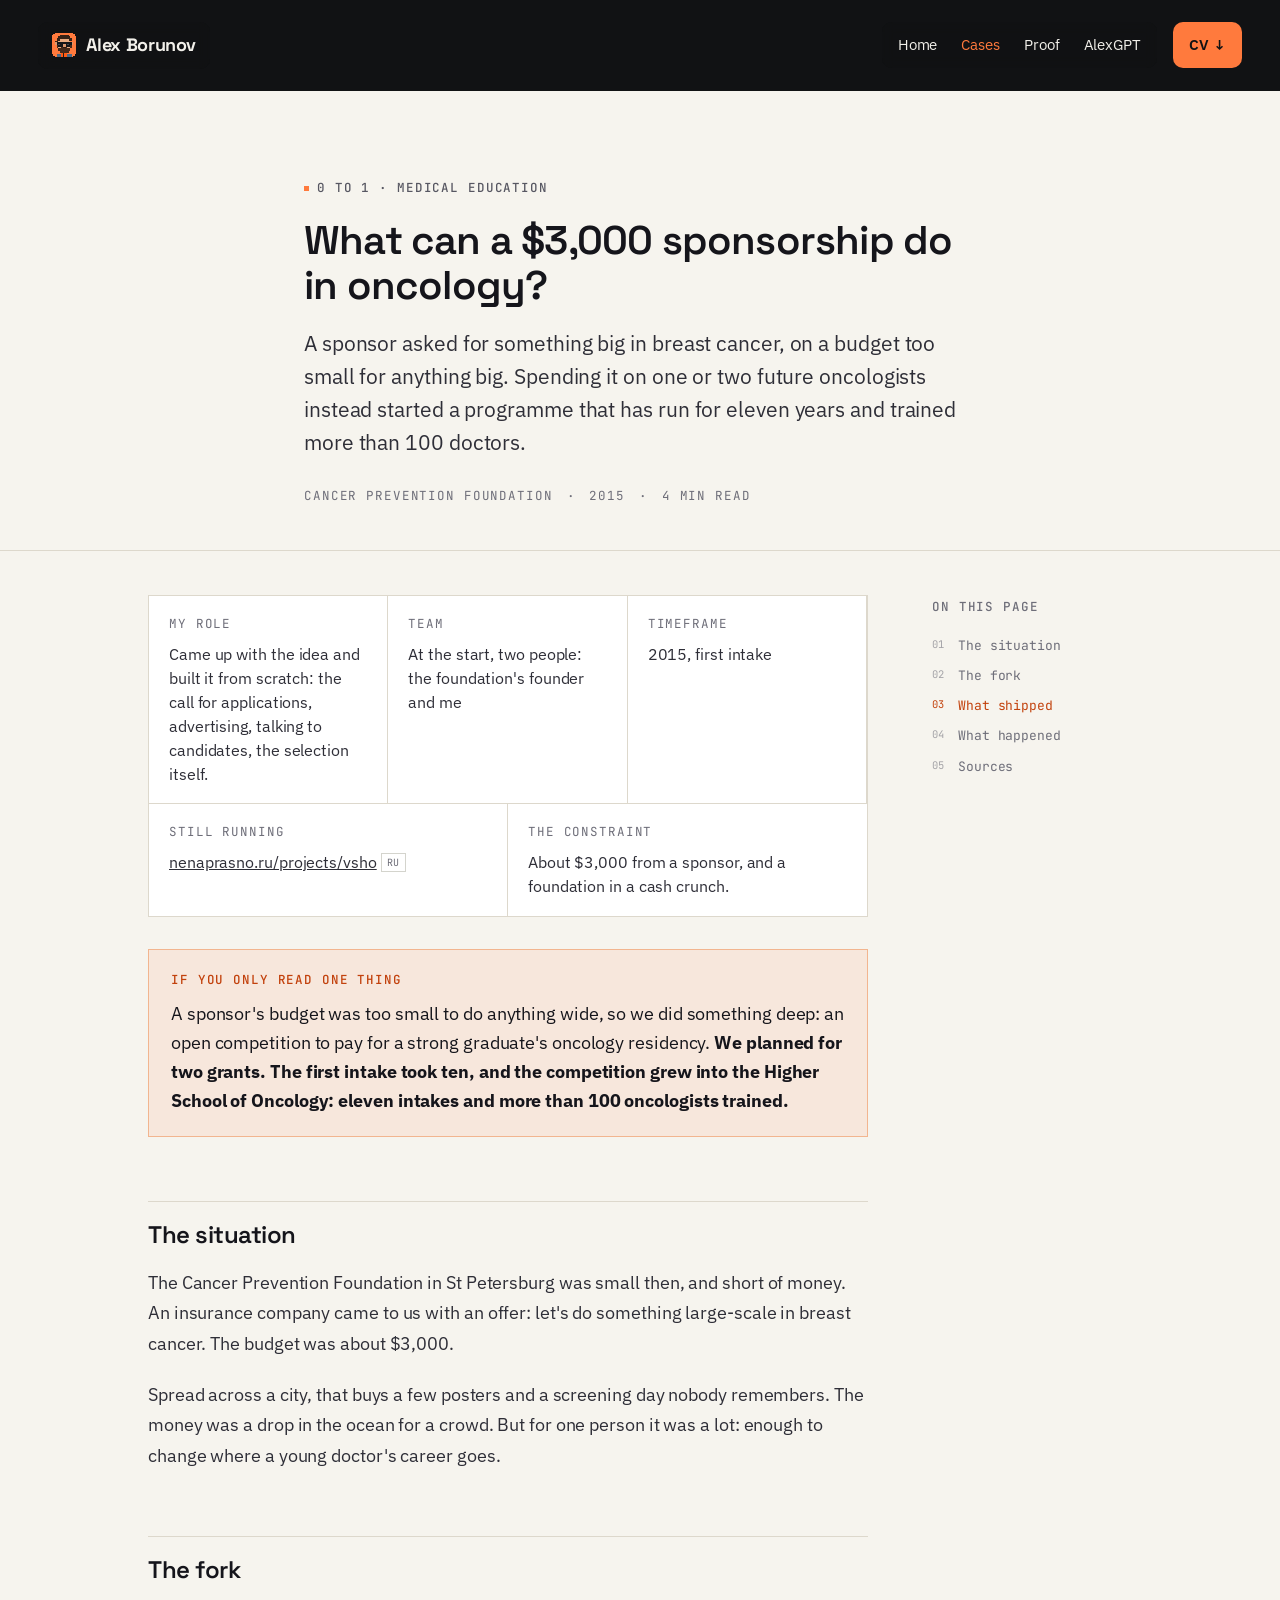
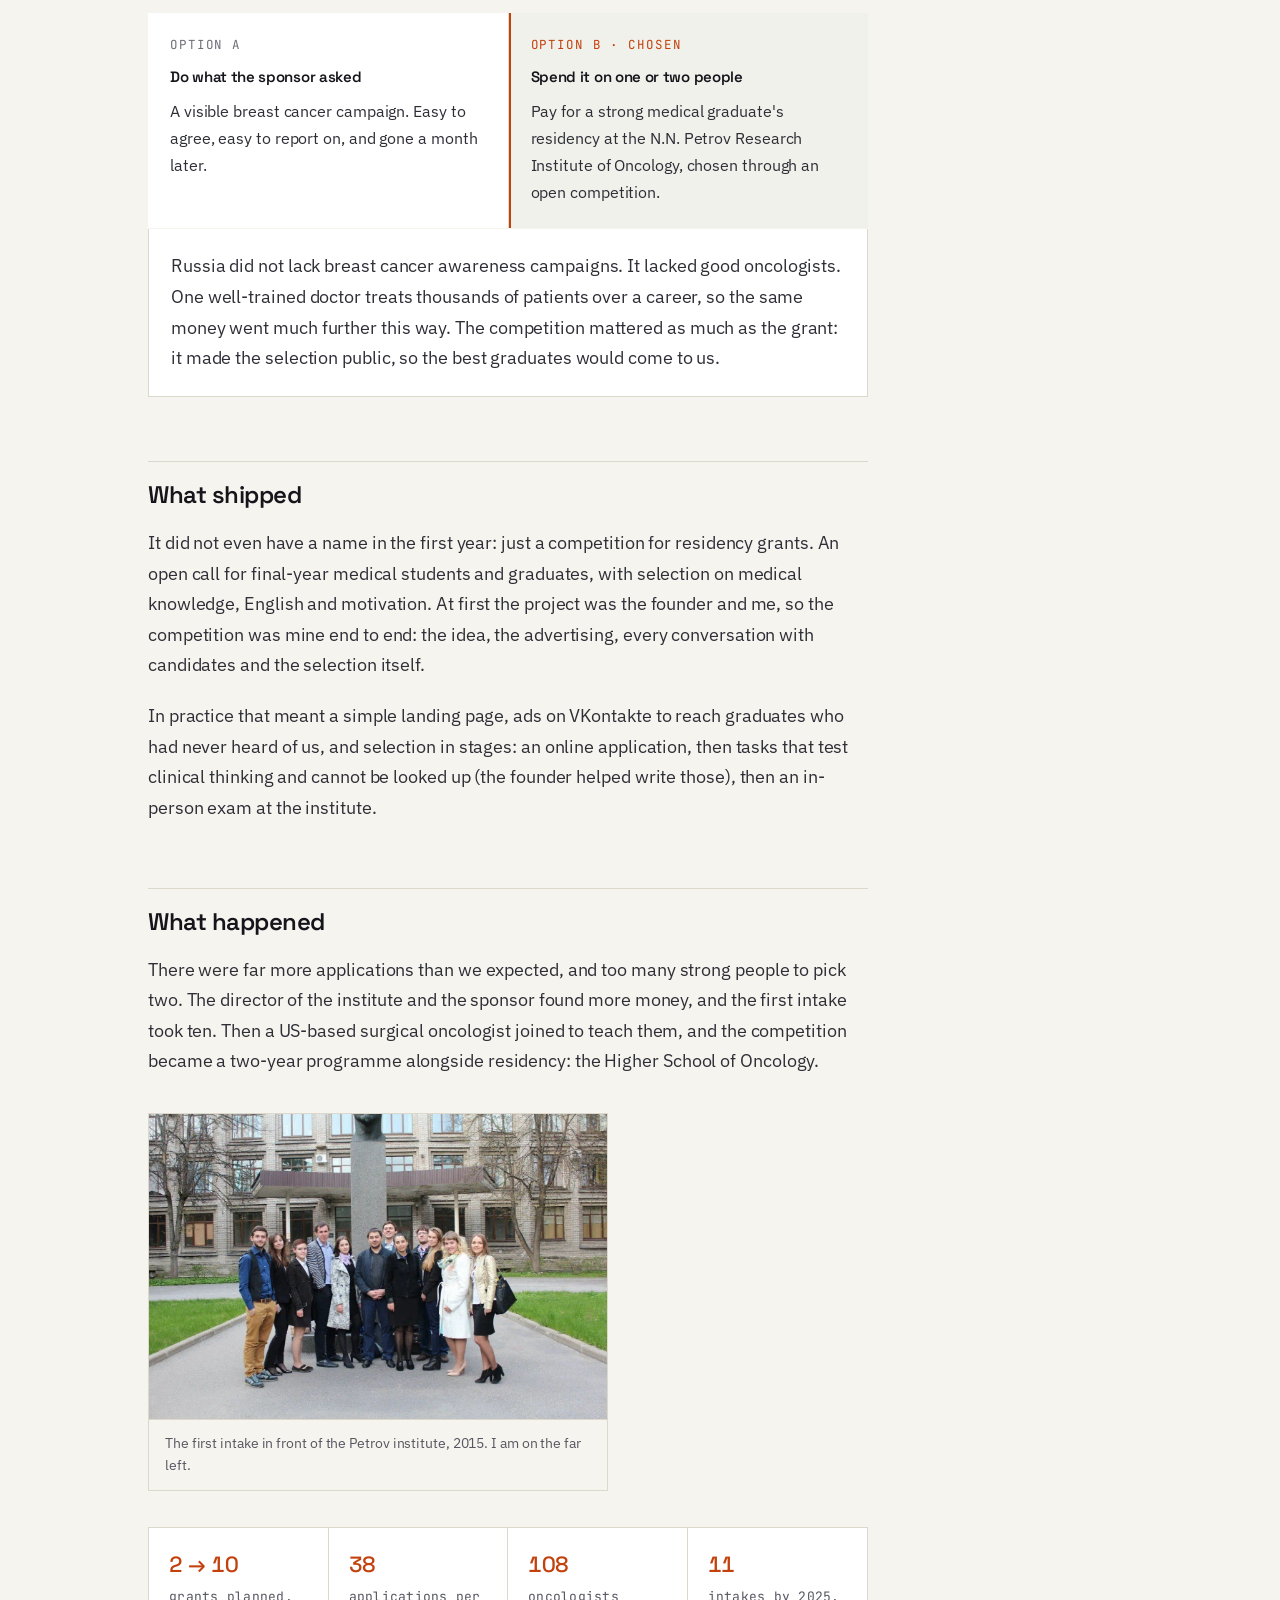
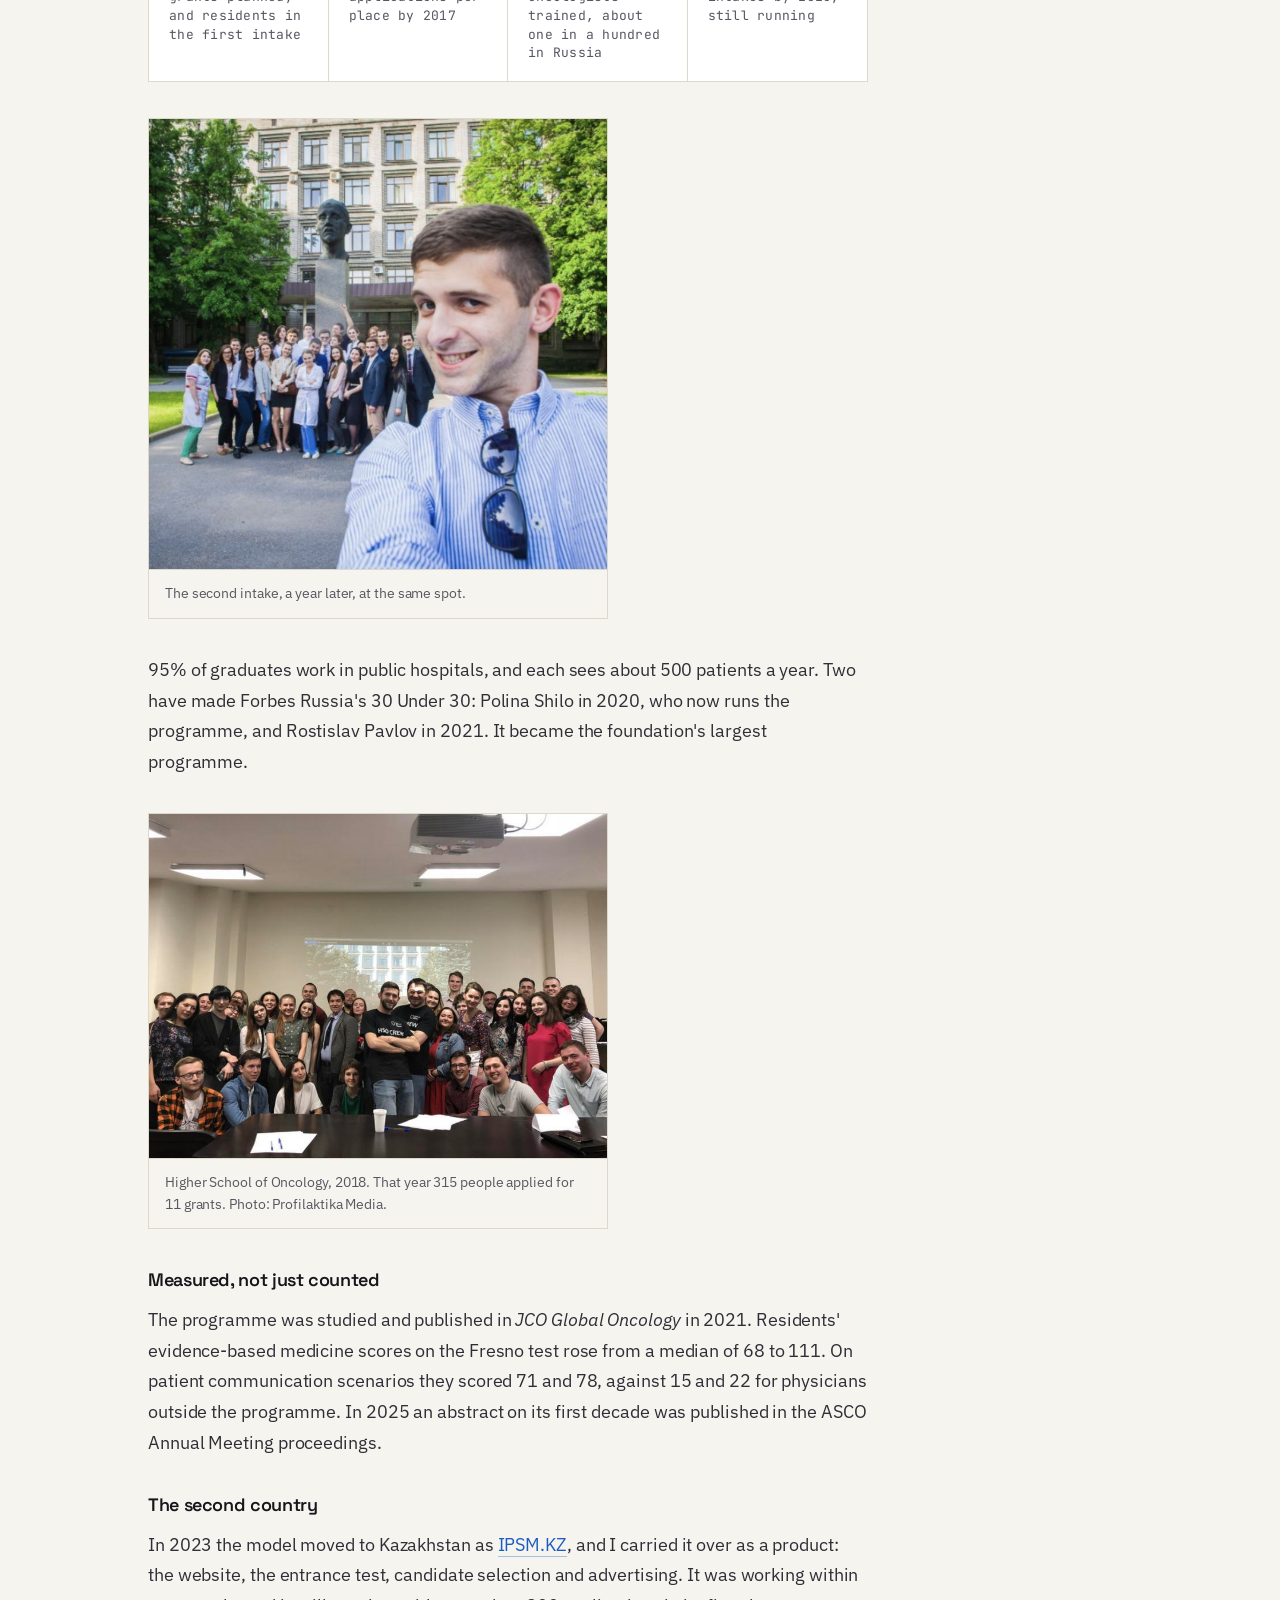
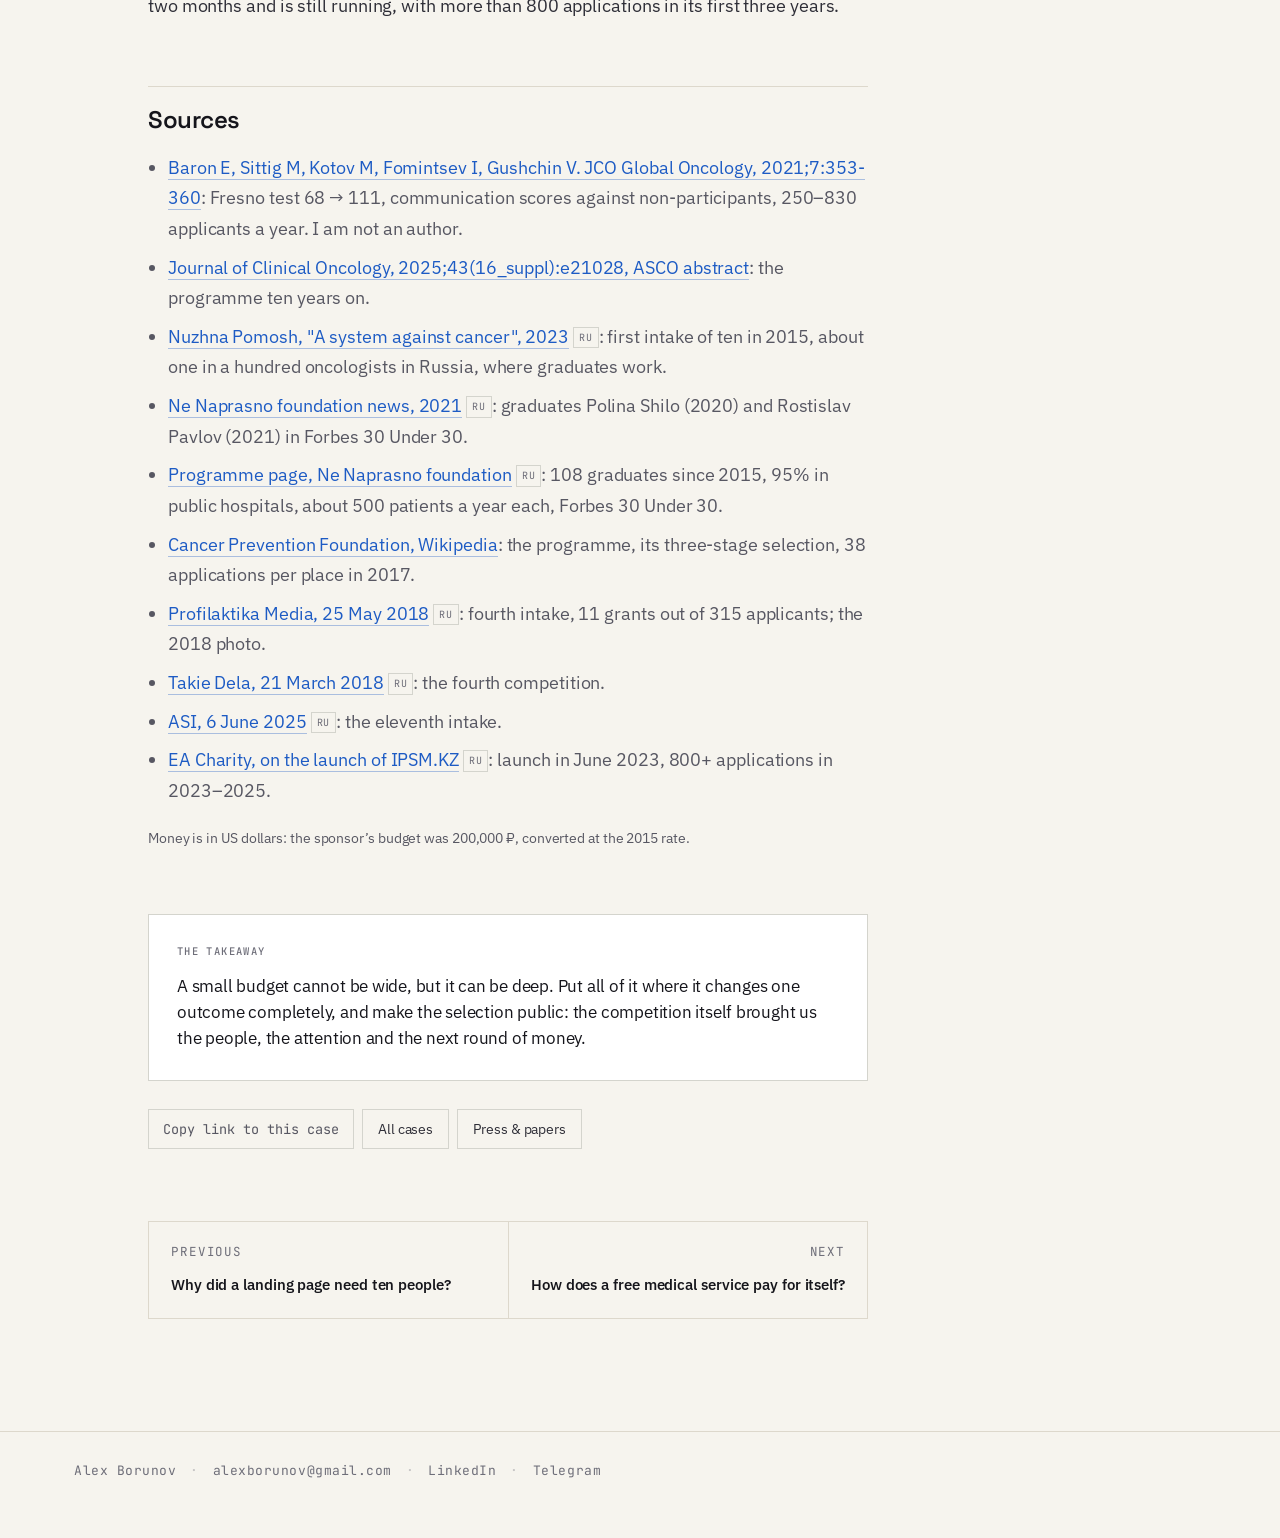
<file: cases/higher-school-of-oncology.html>
<!doctype html>
<html lang="en">
<head>
<meta charset="utf-8">
<meta name="viewport" content="width=device-width, initial-scale=1">

<!-- Built from cases/_template.html. Sources for every figure are listed at the bottom of the page. -->

<title>What can a $3,000 sponsorship do in oncology? · Alex Borunov</title>
<meta name="description" content="A sponsor asked for something big in breast cancer on a tiny budget. Spending it on one or two future oncologists instead started a programme that has trained 100+ oncologists.">
<meta property="og:title" content="What can a $3,000 sponsorship do in oncology? · Alex Borunov">
<meta property="og:description" content="Too small to be wide, so we made it deep: a residency competition that became an 11-year programme.">
<meta property="og:type" content="article">
<meta property="og:url" content="https://alexborunov.com/cases/higher-school-of-oncology.html">
<meta property="og:site_name" content="Alex Borunov">
<meta property="og:image" content="https://alexborunov.com/assets/og/higher-school-of-oncology.png">
<meta property="og:image:width" content="1200">
<meta property="og:image:height" content="630">
<meta property="og:image:alt" content="What can a $3,000 sponsorship do in oncology?">
<meta name="twitter:card" content="summary_large_image">
<link rel="icon" href="../assets/avatar.svg" type="image/svg+xml">
<link rel="apple-touch-icon" href="../assets/avatar-180.png">
<link rel="stylesheet" href="../assets/style.css">
</head>
<body>

<a class="skip" href="#main">Skip to content</a>

<div class="sitebar">
  <nav class="sitenav" aria-label="Main">
    <a class="brand plate" href="../index.html"><img class="ava" src="../assets/avatar.svg" width="24" height="24" alt="">Alex Borunov</a>
    <div class="links plate">
      <a href="../index.html">Home</a>
      <a href="../cases.html" aria-current="page">Cases</a>
      <a href="../proof.html">Proof</a>
      <a href="../alexgpt.html">AlexGPT</a>
    </div>
    <a class="cv" href="../Alex_Borunov_CV.pdf">CV <span aria-hidden="true">↓</span></a>
  </nav>
</div>

<main id="main">

  <header class="case-hero">
    <div class="read">
      <span class="kicker"><span class="dot"></span> 0 to 1 · Medical education</span>
      <h1>What can a $3,000 sponsorship do in oncology?</h1>
      <p class="dek">A sponsor asked for something big in breast cancer, on a budget too small for anything big. Spending it on one or two future oncologists instead started a programme that has run for eleven years and trained more than 100 doctors.</p>
      <div class="case-meta">
        <span>Cancer Prevention Foundation</span>
        <span>·</span>
        <span>2015</span>
        <span>·</span>
        <span data-reading-time></span>
      </div>
    </div>
  </header>

  <div class="case-layout">
    <div class="read">

      <div class="factbox">
        <dl>
          <div><dt>My role</dt><dd>Came up with the idea and built it from scratch: the call for applications, advertising, talking to candidates, the selection itself.</dd></div>
          <div><dt>Team</dt><dd>At the start, two people: the foundation's founder and me</dd></div>
          <div><dt>Timeframe</dt><dd>2015, first intake</dd></div>
          <div><dt>Still running</dt><dd><a href="https://nenaprasno.ru/projects/vsho/" target="_blank" rel="noopener">nenaprasno.ru/projects/vsho</a> <span class="lang">RU</span></dd></div>
          <div><dt>The constraint</dt><dd>About $3,000 from a sponsor, and a foundation in a cash crunch.</dd></div>
        </dl>
      </div>

      <div class="tldr">
        <h2>If you only read one thing</h2>
        <p>A sponsor's budget was too small to do anything wide, so we did something deep: an open competition to pay for a strong graduate's oncology residency. <strong>We planned for two grants. The first intake took ten, and the competition grew into the Higher School of Oncology: eleven intakes and more than 100 oncologists trained.</strong></p>
      </div>

      <article class="prose">

        <h2 id="situation" data-short="The situation">The situation</h2>

        <p>The Cancer Prevention Foundation in St Petersburg was small then, and short of money. An insurance company came to us with an offer: let's do something large-scale in breast cancer. The budget was about $3,000.</p>
        <p>Spread across a city, that buys a few posters and a screening day nobody remembers. The money was a drop in the ocean for a crowd. But for one person it was a lot: enough to change where a young doctor's career goes.</p>

        <h2 id="fork" data-short="The fork">The fork</h2>

        <div class="fork">
          <div class="fork-options">
            <div class="opt">
              <span class="opt-label">Option A</span>
              <h4>Do what the sponsor asked</h4>
              <p>A visible breast cancer campaign. Easy to agree, easy to report on, and gone a month later.</p>
            </div>
            <div class="opt" data-chosen>
              <span class="opt-label">Option B · chosen</span>
              <h4>Spend it on one or two people</h4>
              <p>Pay for a strong medical graduate's residency at the N.N. Petrov Research Institute of Oncology, chosen through an open competition.</p>
            </div>
          </div>
          <div class="fork-verdict">
            <p>Russia did not lack breast cancer awareness campaigns. It lacked good oncologists. One well-trained doctor treats thousands of patients over a career, so the same money went much further this way. The competition mattered as much as the grant: it made the selection public, so the best graduates would come to us.</p>
          </div>
        </div>

        <h2 id="shipped" data-short="What shipped">What shipped</h2>

        <p>It did not even have a name in the first year: just a competition for residency grants. An open call for final-year medical students and graduates, with selection on medical knowledge, English and motivation. At first the project was the founder and me, so the competition was mine end to end: the idea, the advertising, every conversation with candidates and the selection itself.</p>
        <p>In practice that meant a simple landing page, ads on VKontakte to reach graduates who had never heard of us, and selection in stages: an online application, then tasks that test clinical thinking and cannot be looked up (the founder helped write those), then an in-person exam at the institute.</p>

        <h2 id="results" data-short="What happened">What happened</h2>

        <p>There were far more applications than we expected, and too many strong people to pick two. The director of the institute and the sponsor found more money, and the first intake took ten. Then a US-based surgical oncologist joined to teach them, and the competition became a two-year programme alongside residency: the Higher School of Oncology.</p>

        <figure class="shot photo">
          <img src="../assets/img/vsho/first-intake.jpg" width="1280" height="853" alt="The first intake of the programme and its organisers standing in front of the N.N. Petrov Research Institute of Oncology in St Petersburg. Alex is on the far left." loading="lazy">
          <figcaption>The first intake in front of the Petrov institute, 2015. I am on the far left.</figcaption>
        </figure>

        <div class="grid-cells">
          <div class="cell"><b>2 → 10</b><span>grants planned, and residents in the first intake</span></div>
          <div class="cell"><b>38</b><span>applications per place by 2017</span></div>
          <div class="cell"><b>108</b><span>oncologists trained, about one in a hundred in Russia</span></div>
          <div class="cell"><b>11</b><span>intakes by 2025, still running</span></div>
        </div>

        <figure class="shot photo">
          <img src="../assets/img/vsho/second-intake.jpg" width="1206" height="1185" alt="Alex taking a selfie in front of the second intake of the programme, a large group of young doctors gathered at the bust in front of the N.N. Petrov Research Institute of Oncology." loading="lazy">
          <figcaption>The second intake, a year later, at the same spot.</figcaption>
        </figure>

        <p>95% of graduates work in public hospitals, and each sees about 500 patients a year. Two have made Forbes Russia's 30 Under 30: Polina Shilo in 2020, who now runs the programme, and Rostislav Pavlov in 2021. It became the foundation's largest programme.</p>

        <figure class="shot photo">
          <img src="../assets/img/vsho/2018.jpg" width="800" height="600" alt="A large group of Higher School of Oncology residents, candidates and organisers in a conference room in 2018, two of them in black HSO Crew T-shirts." loading="lazy">
          <figcaption>Higher School of Oncology, 2018. That year 315 people applied for 11 grants. Photo: Profilaktika Media.</figcaption>
        </figure>

        <h3>Measured, not just counted</h3>

        <p>The programme was studied and published in <em>JCO Global Oncology</em> in 2021. Residents' evidence-based medicine scores on the Fresno test rose from a median of 68 to 111. On patient communication scenarios they scored 71 and 78, against 15 and 22 for physicians outside the programme. In 2025 an abstract on its first decade was published in the ASCO Annual Meeting proceedings.</p>

        <h3>The second country</h3>

        <p>In 2023 the model moved to Kazakhstan as <a href="https://ipsm.kz/" target="_blank" rel="noopener">IPSM.KZ</a>, and I carried it over as a product: the website, the entrance test, candidate selection and advertising. It was working within two months and is still running, with more than 800 applications in its first three years.</p>

        <h2 id="sources" data-short="Sources">Sources</h2>

        <ul class="sources">
          <li><a href="https://ascopubs.org/doi/10.1200/GO.20.00546" target="_blank" rel="noopener">Baron E, Sittig M, Kotov M, Fomintsev I, Gushchin V. JCO Global Oncology, 2021;7:353-360</a>: Fresno test 68 → 111, communication scores against non-participants, 250–830 applicants a year. I am not an author.</li>
          <li><a href="https://ascopubs.org/doi/10.1200/JCO.2025.43.16_suppl.e21028" target="_blank" rel="noopener">Journal of Clinical Oncology, 2025;43(16_suppl):e21028, ASCO abstract</a>: the programme ten years on.</li>
          <li><a href="https://nuzhnapomosh.ru/media/post/sistema-protiv-raka-chto-takoe-vysshaya-shkola-onkologii-i-kak-ee-vypuskniki-spasajut-ljudej/" target="_blank" rel="noopener">Nuzhna Pomosh, "A system against cancer", 2023</a> <span class="lang">RU</span>: first intake of ten in 2015, about one in a hundred oncologists in Russia, where graduates work.</li>
          <li><a href="https://nenaprasno.ru/about/news/peterburgskie-onkologi-voshli-v-reyting-samykh-perspektivnykh-rossiyan-v-vozraste-do-30-let" target="_blank" rel="noopener">Ne Naprasno foundation news, 2021</a> <span class="lang">RU</span>: graduates Polina Shilo (2020) and Rostislav Pavlov (2021) in Forbes 30 Under 30.</li>
          <li><a href="https://nenaprasno.ru/projects/vsho/" target="_blank" rel="noopener">Programme page, Ne Naprasno foundation</a> <span class="lang">RU</span>: 108 graduates since 2015, 95% in public hospitals, about 500 patients a year each, Forbes 30 Under 30.</li>
          <li><a href="https://en.wikipedia.org/wiki/Cancer_Prevention_Foundation" target="_blank" rel="noopener">Cancer Prevention Foundation, Wikipedia</a>: the programme, its three-stage selection, 38 applications per place in 2017.</li>
          <li><a href="https://nenaprasno.ru/media/articles/sobytiya/v-novom-nabore-vsho-budut-uchitsya-odinnadsat-rezidentov/" target="_blank" rel="noopener">Profilaktika Media, 25 May 2018</a> <span class="lang">RU</span>: fourth intake, 11 grants out of 315 applicants; the 2018 photo.</li>
          <li><a href="https://takiedela.ru/news/2018/03/21/vish-shkola-onkologii/" target="_blank" rel="noopener">Takie Dela, 21 March 2018</a> <span class="lang">RU</span>: the fourth competition.</li>
          <li><a href="https://asi.org.ru/report/2025/06/06/otkryt-11-i-nabor-v-vysshuyu-shkolu-onkologii/" target="_blank" rel="noopener">ASI, 6 June 2025</a> <span class="lang">RU</span>: the eleventh intake.</li>
          <li><a href="https://eacharity.kz/blog/vysshaya-shkola-onkologii-v-kazahstane/" target="_blank" rel="noopener">EA Charity, on the launch of IPSM.KZ</a> <span class="lang">RU</span>: launch in June 2023, 800+ applications in 2023–2025.</li>
        </ul>
        <p class="fx-note" style="font-size:13.5px;color:var(--ink-3);margin-top:18px">Money is in US dollars: the sponsor’s budget was 200,000 ₽, converted at the 2015 rate.</p>

      </article>

      <div class="takeaway">
        <h2>The takeaway</h2>
        <p>A small budget cannot be wide, but it can be deep. Put all of it where it changes one outcome completely, and make the selection public: the competition itself brought us the people, the attention and the next round of money.</p>
      </div>

      <div class="pill-row" style="margin-top:28px">
        <button class="copybtn">Copy link to this case</button>
        <a class="pill" href="../cases.html">All cases</a>
        <a class="pill" href="../proof.html">Press &amp; papers</a>
      </div>

      <nav class="case-nav">
        <a href="genomed-landings.html">
          <span class="dir">Previous</span>
          <span class="ttl">Why did a landing page need ten people?</span>
        </a>
        <a class="next" href="prosto-sprosit.html">
          <span class="dir">Next</span>
          <span class="ttl">How does a free medical service pay for itself?</span>
        </a>
      </nav>

    </div><!-- /.read -->

    <aside class="toc">
      <h2>On this page</h2>
      <ol><!-- built by site.js from .prose h2[id] --></ol>
    </aside>
  </div><!-- /.case-layout -->

</main>

<footer class="site-foot">
  <div class="in">
    <span>Alex Borunov</span>
    <span class="sep">·</span>
    <a href="mailto:alexborunov@gmail.com">alexborunov@gmail.com</a>
    <span class="sep">·</span>
    <a href="https://www.linkedin.com/in/alexborunov" target="_blank" rel="noopener">LinkedIn</a>
    <span class="sep">·</span>
    <a href="https://t.me/alexborunov" target="_blank" rel="noopener">Telegram</a>
  </div>
</footer>

<script src="../assets/site.js"></script>
</body>
</html>
</file>
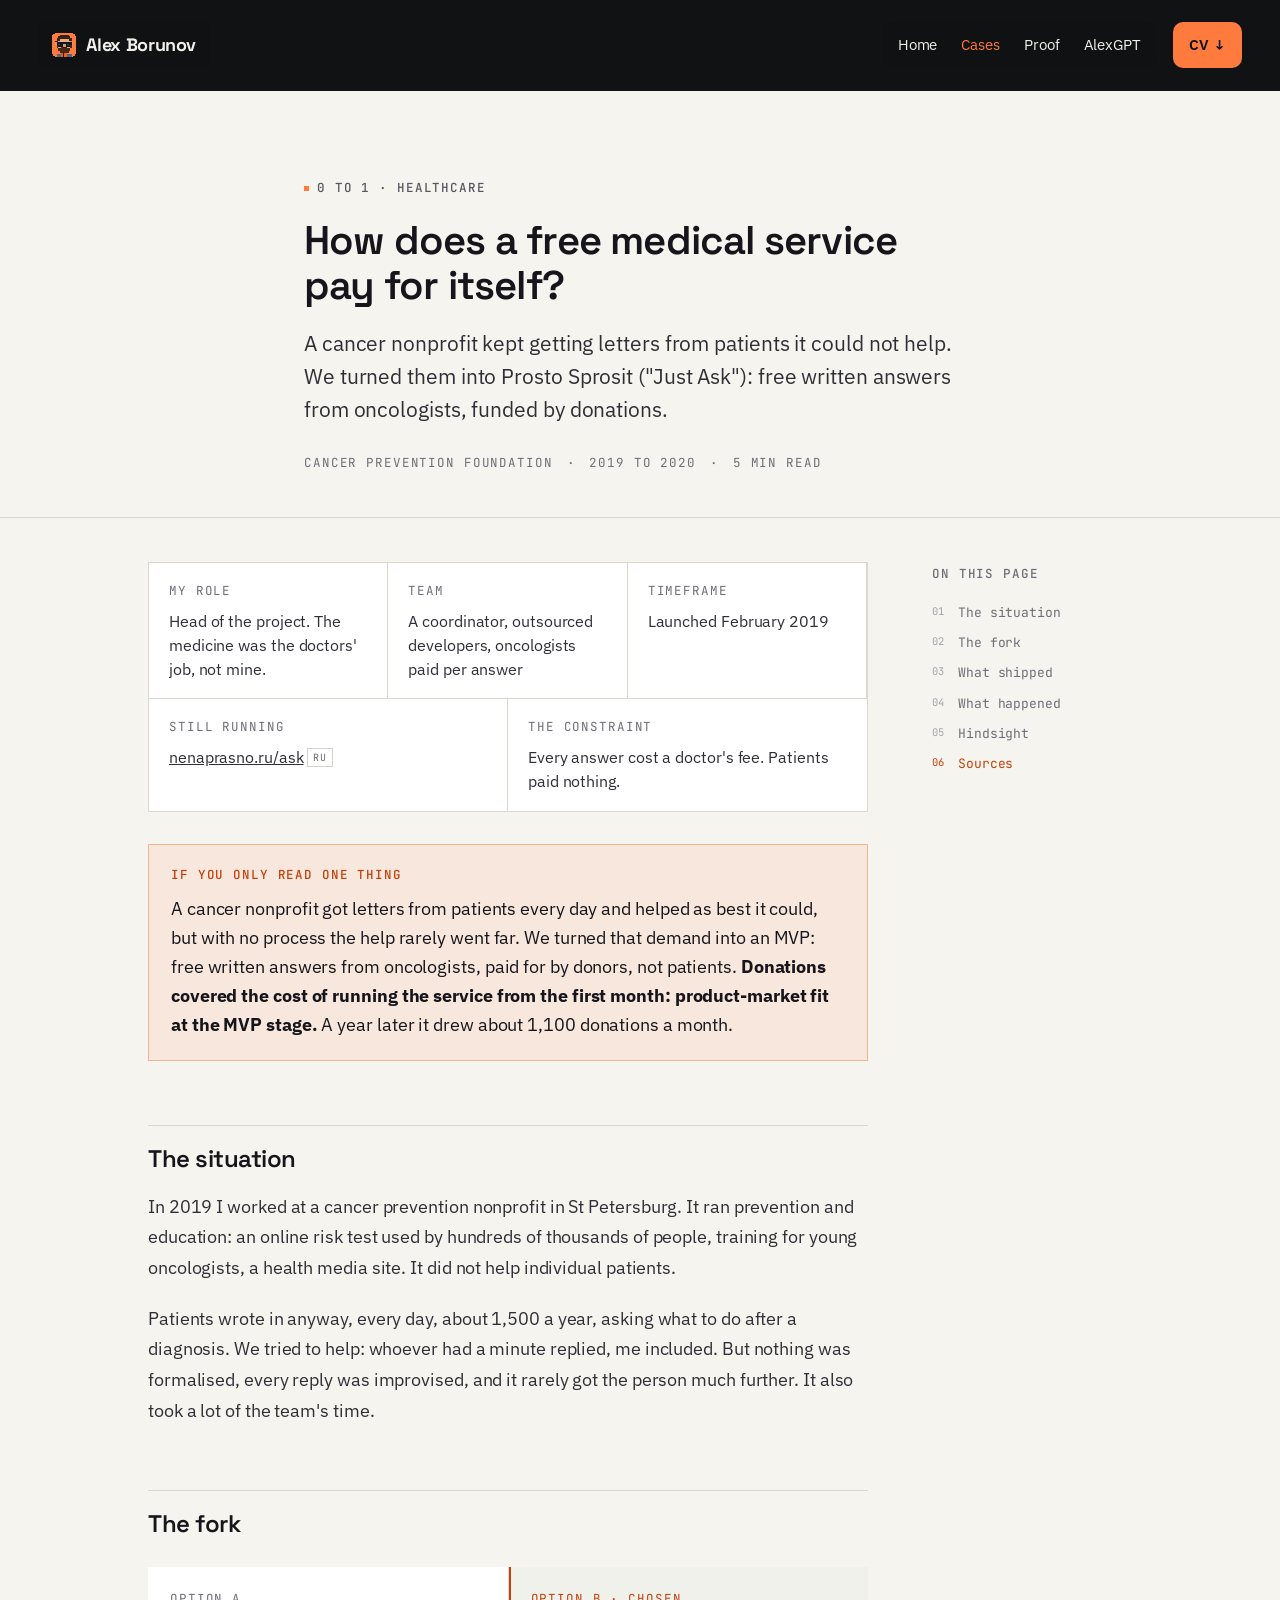
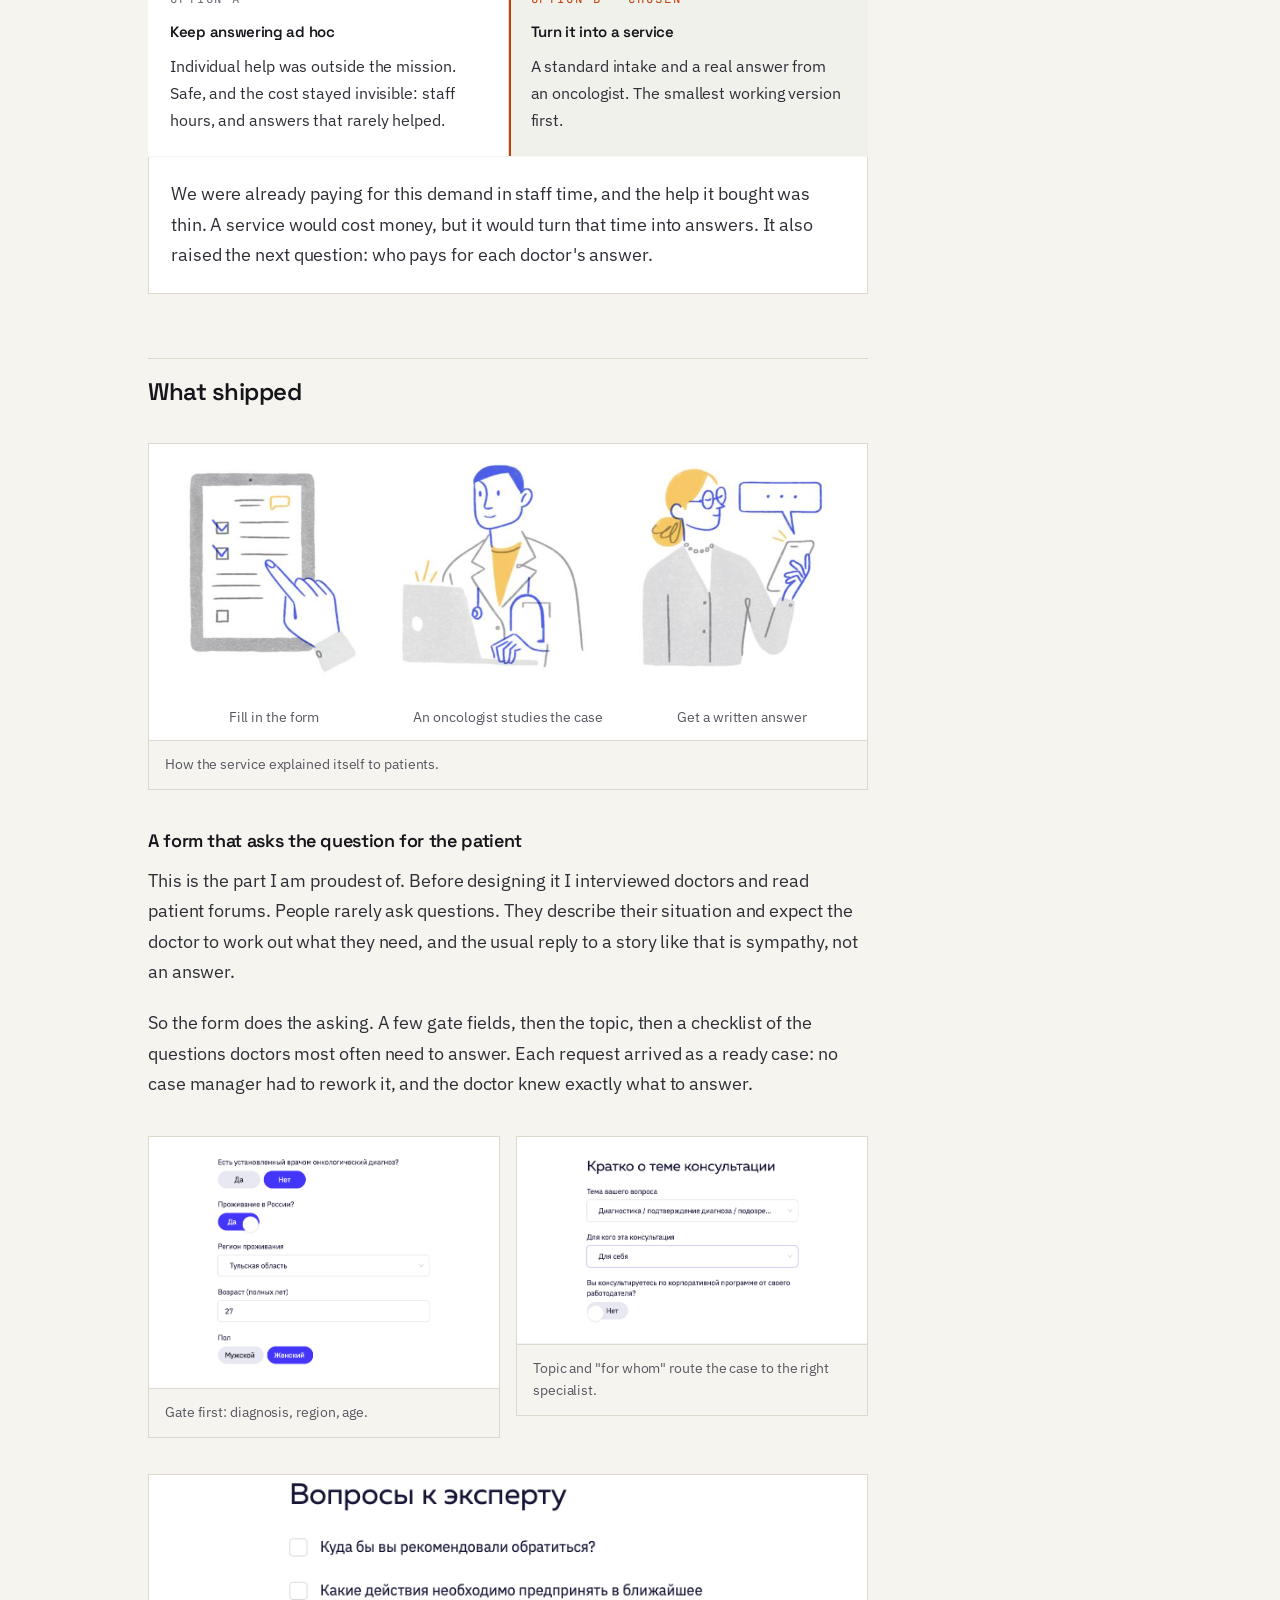
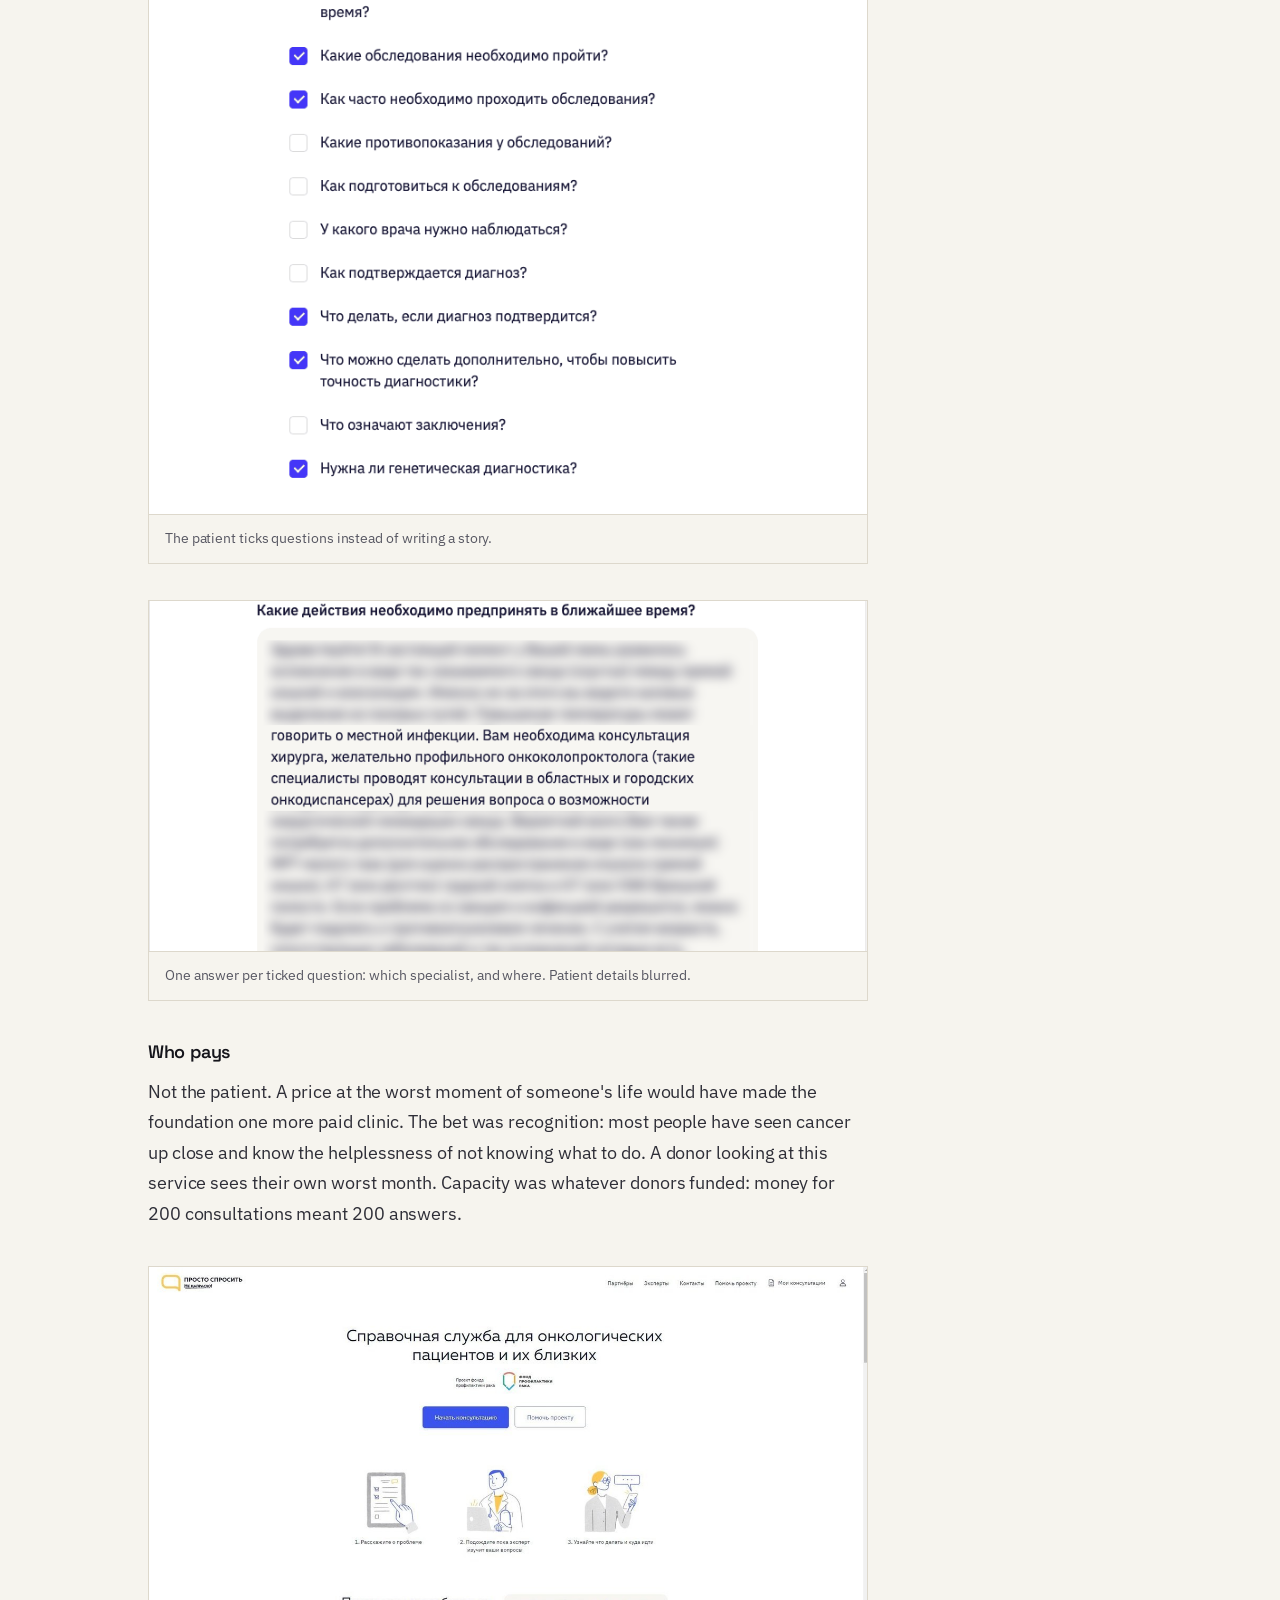
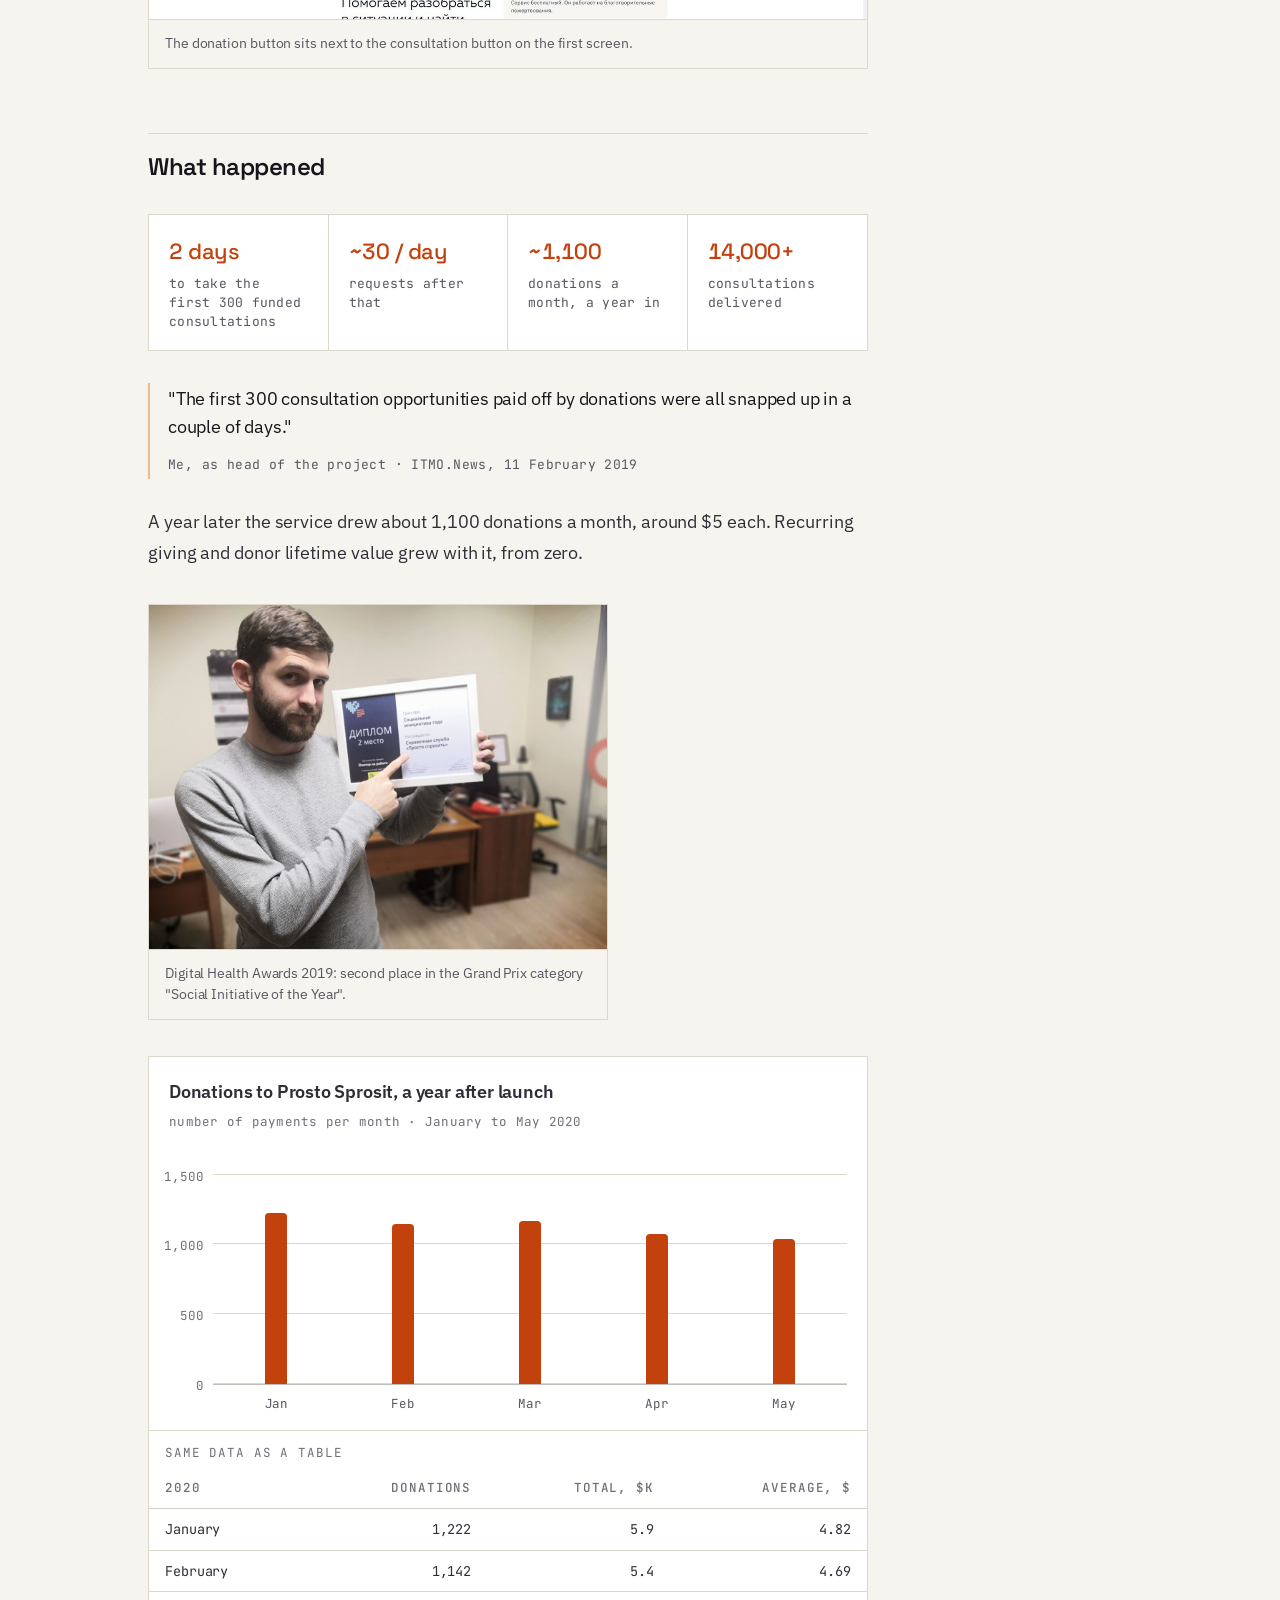
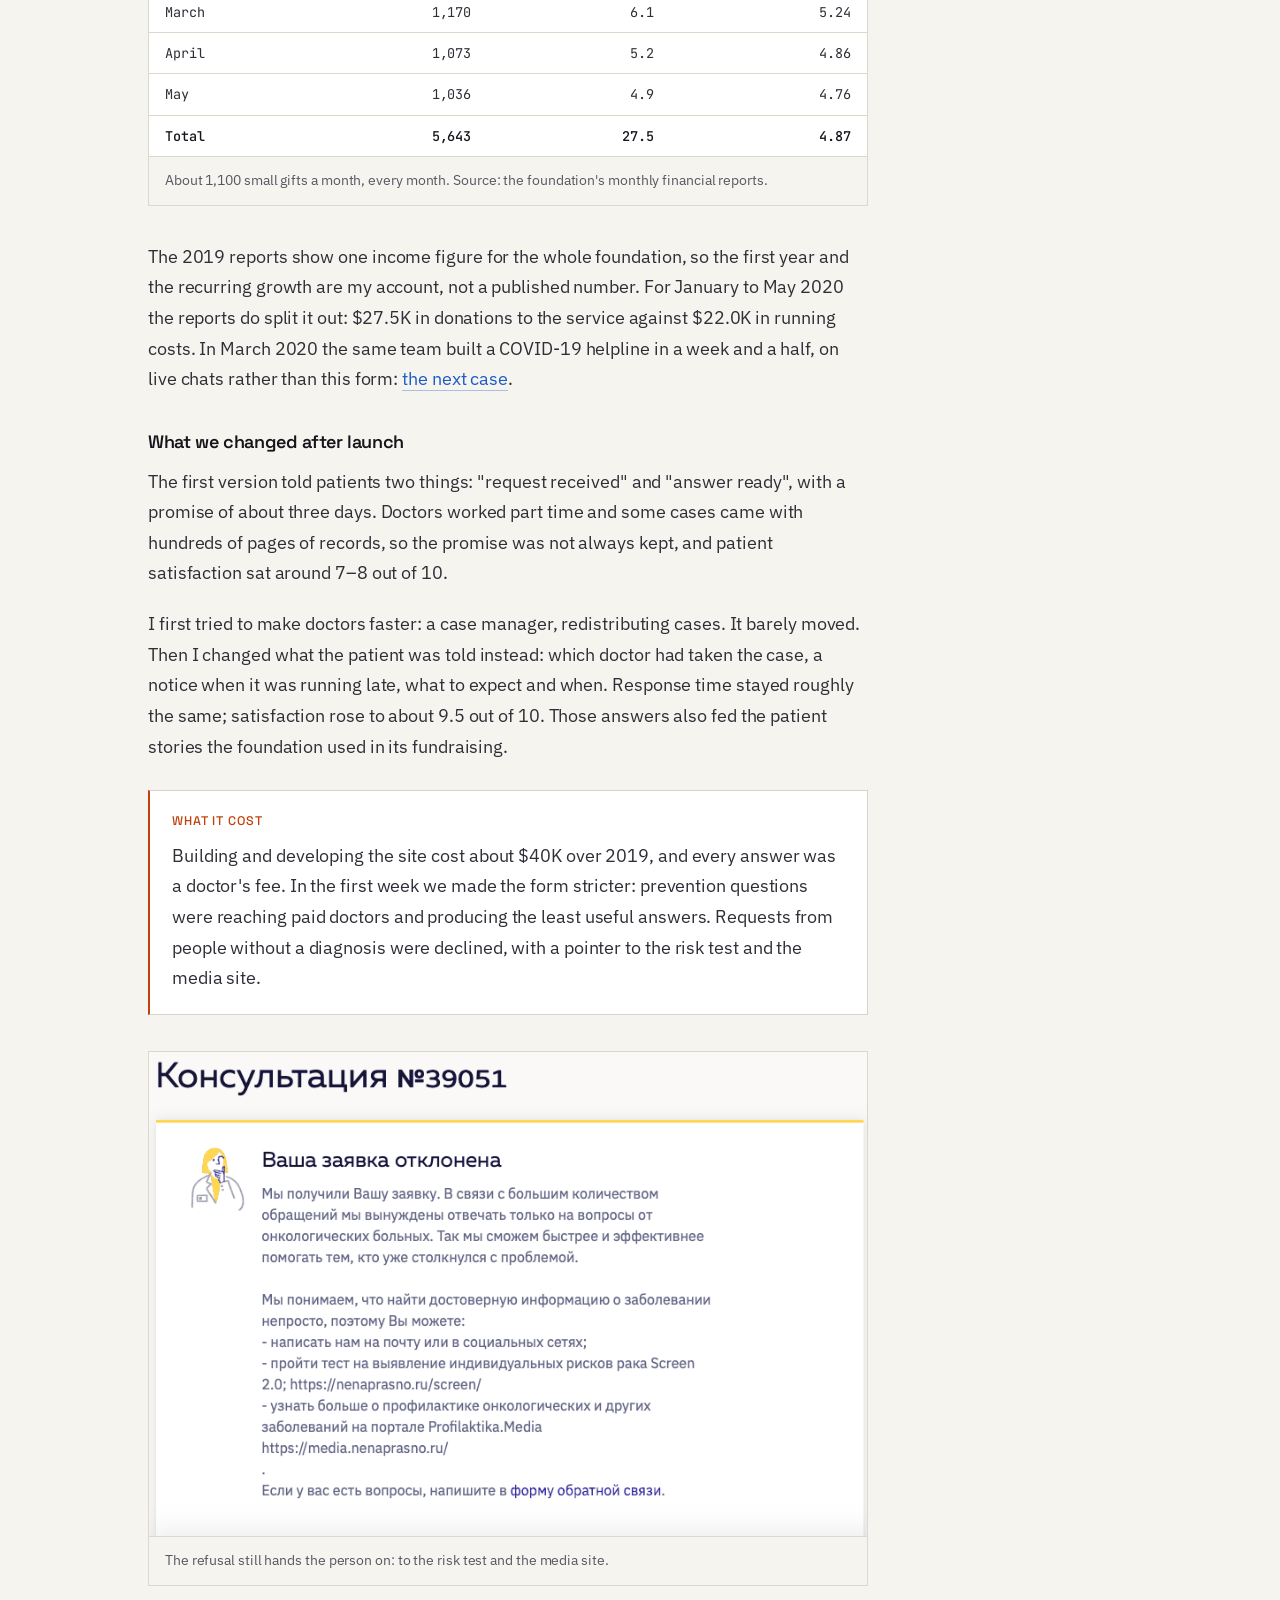
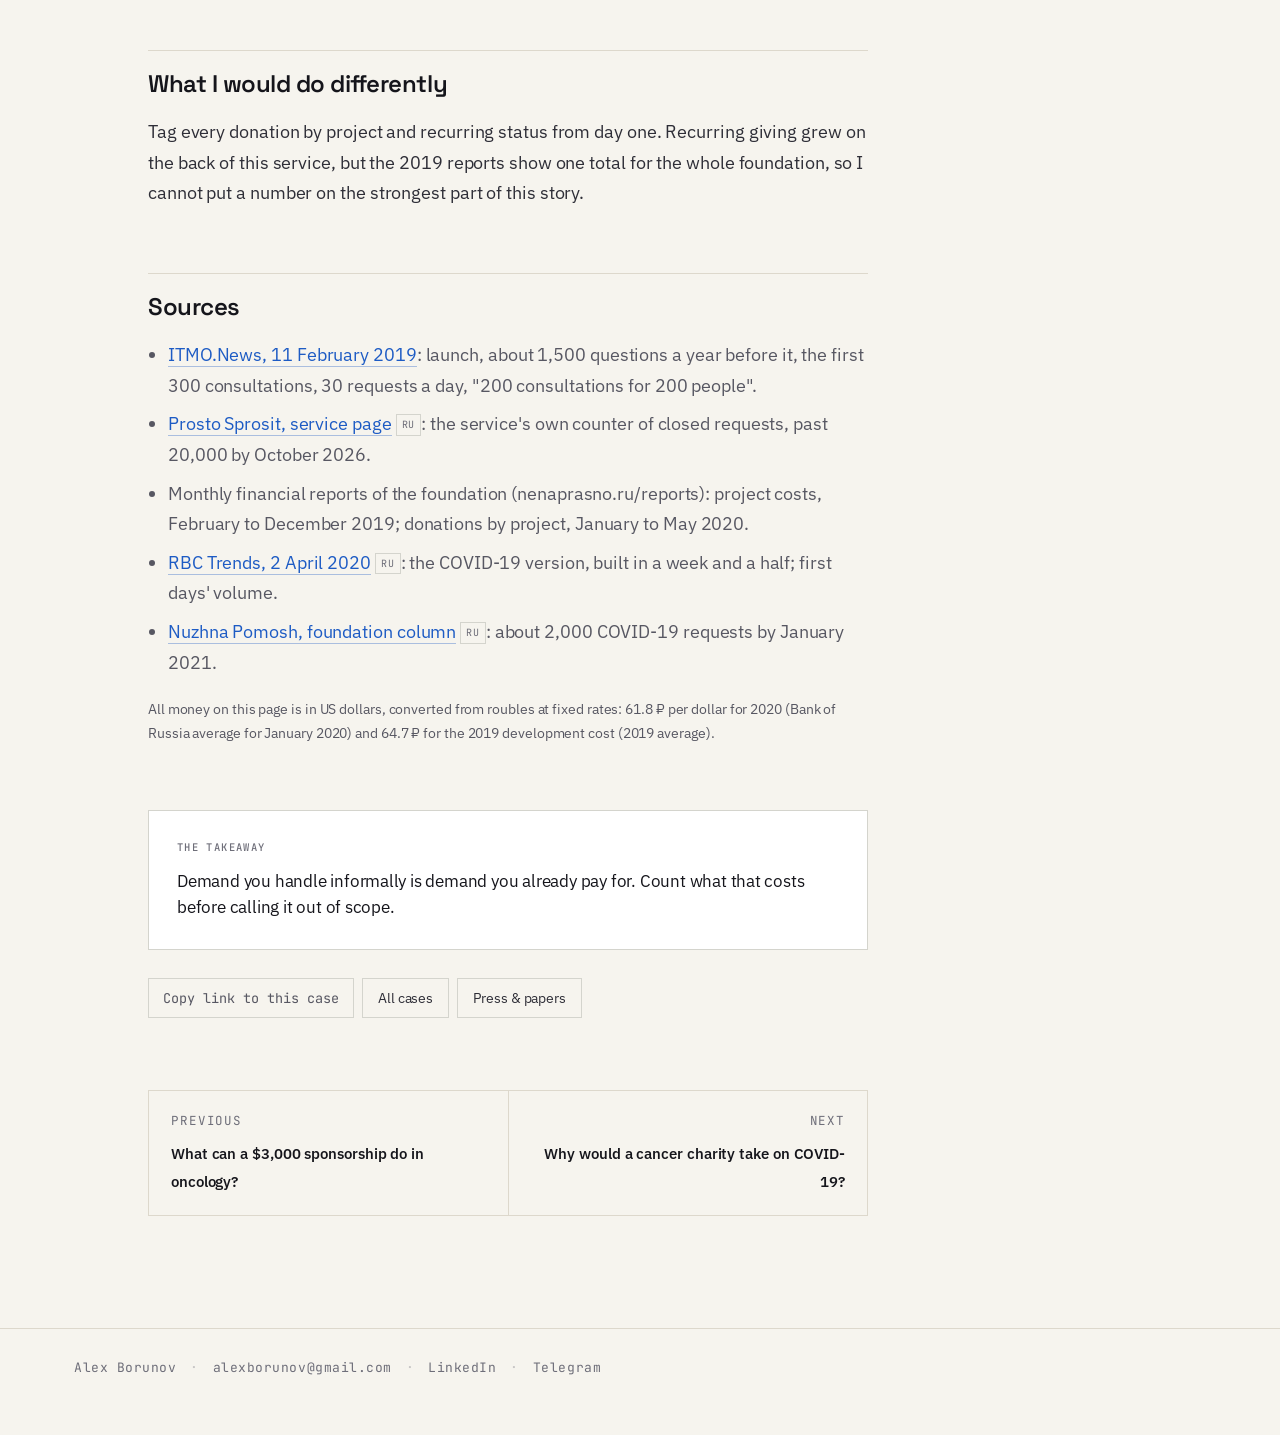
<file: cases/prosto-sprosit.html>
<!doctype html>
<html lang="en">
<head>
<meta charset="utf-8">
<meta name="viewport" content="width=device-width, initial-scale=1">

<!-- Built from cases/_template.html. Sources for every figure are listed at the bottom of the page. -->

<title>How does a free medical service pay for itself? · Alex Borunov</title>
<meta name="description" content="Prosto Sprosit: free written answers from oncologists for cancer patients, funded by donations instead of fees.">
<meta property="og:title" content="How does a free medical service pay for itself? · Alex Borunov">
<meta property="og:description" content="Free written answers from oncologists, funded by donations instead of fees.">
<meta property="og:type" content="article">
<meta property="og:url" content="https://alexborunov.com/cases/prosto-sprosit.html">
<meta property="og:site_name" content="Alex Borunov">
<meta property="og:image" content="https://alexborunov.com/assets/og/prosto-sprosit.png">
<meta property="og:image:width" content="1200">
<meta property="og:image:height" content="630">
<meta property="og:image:alt" content="How does a free medical service pay for itself?">
<meta name="twitter:card" content="summary_large_image">
<link rel="icon" href="../assets/avatar.svg" type="image/svg+xml">
<link rel="apple-touch-icon" href="../assets/avatar-180.png">
<link rel="stylesheet" href="../assets/style.css">
</head>
<body>

<a class="skip" href="#main">Skip to content</a>

<div class="sitebar">
  <nav class="sitenav" aria-label="Main">
    <a class="brand plate" href="../index.html"><img class="ava" src="../assets/avatar.svg" width="24" height="24" alt="">Alex Borunov</a>
    <div class="links plate">
      <a href="../index.html">Home</a>
      <a href="../cases.html" aria-current="page">Cases</a>
      <a href="../proof.html">Proof</a>
      <a href="../alexgpt.html">AlexGPT</a>
    </div>
    <a class="cv" href="../Alex_Borunov_CV.pdf">CV <span aria-hidden="true">↓</span></a>
  </nav>
</div>

<main id="main">

  <!-- 1. HERO -->
  <header class="case-hero">
    <div class="read">
      <span class="kicker"><span class="dot"></span> 0 to 1 · Healthcare</span>
      <h1>How does a free medical service pay for itself?</h1>
      <p class="dek">A cancer nonprofit kept getting letters from patients it could not help. We turned them into Prosto Sprosit ("Just Ask"): free written answers from oncologists, funded by donations.</p>
      <div class="case-meta">
        <span>Cancer Prevention Foundation</span>
        <span>·</span>
        <span>2019 to 2020</span>
        <span>·</span>
        <span data-reading-time></span>
      </div>
    </div>
  </header>

  <div class="case-layout">
    <div class="read">

      <div class="factbox">
        <dl>
          <div><dt>My role</dt><dd>Head of the project. The medicine was the doctors' job, not mine.</dd></div>
          <div><dt>Team</dt><dd>A coordinator, outsourced developers, oncologists paid per answer</dd></div>
          <div><dt>Timeframe</dt><dd>Launched February 2019</dd></div>
          <div><dt>Still running</dt><dd><a href="https://nenaprasno.ru/ask/" target="_blank" rel="noopener">nenaprasno.ru/ask</a> <span class="lang">RU</span></dd></div>
          <div><dt>The constraint</dt><dd>Every answer cost a doctor's fee. Patients paid nothing.</dd></div>
        </dl>
      </div>

      <div class="tldr">
        <h2>If you only read one thing</h2>
        <p>A cancer nonprofit got letters from patients every day and helped as best it could, but with no process the help rarely went far. We turned that demand into an MVP: free written answers from oncologists, paid for by donors, not patients. <strong>Donations covered the cost of running the service from the first month: product-market fit at the MVP stage.</strong> A year later it drew about 1,100 donations a month.</p>
      </div>

      <article class="prose">

        <h2 id="situation" data-short="The situation">The situation</h2>

        <p>In 2019 I worked at a cancer prevention nonprofit in St Petersburg. It ran prevention and education: an online risk test used by hundreds of thousands of people, training for young oncologists, a health media site. It did not help individual patients.</p>
        <p>Patients wrote in anyway, every day, about 1,500 a year, asking what to do after a diagnosis. We tried to help: whoever had a minute replied, me included. But nothing was formalised, every reply was improvised, and it rarely got the person much further. It also took a lot of the team's time.</p>

        <h2 id="fork" data-short="The fork">The fork</h2>

        <div class="fork">
          <div class="fork-options">
            <div class="opt">
              <span class="opt-label">Option A</span>
              <h4>Keep answering ad hoc</h4>
              <p>Individual help was outside the mission. Safe, and the cost stayed invisible: staff hours, and answers that rarely helped.</p>
            </div>
            <div class="opt" data-chosen>
              <span class="opt-label">Option B · chosen</span>
              <h4>Turn it into a service</h4>
              <p>A standard intake and a real answer from an oncologist. The smallest working version first.</p>
            </div>
          </div>
          <div class="fork-verdict">
            <p>We were already paying for this demand in staff time, and the help it bought was thin. A service would cost money, but it would turn that time into answers. It also raised the next question: who pays for each doctor's answer.</p>
          </div>
        </div>

        <h2 id="shipped" data-short="What shipped">What shipped</h2>

        <figure class="shot">
          <div style="display:grid;grid-template-columns:repeat(3,minmax(0,1fr));gap:12px;background:#fff;padding:18px 14px 14px">
            <div style="text-align:center"><img width="352" height="384" src="../assets/img/prosto-sprosit/illus-form.png" alt="Illustration: a hand ticking boxes in a checklist on a tablet." loading="lazy" style="width:100%;height:auto"><div style="font-size:13.5px;line-height:1.35;color:var(--ink-3);margin-top:4px">Fill in the form</div></div>
            <div style="text-align:center"><img width="352" height="384" src="../assets/img/prosto-sprosit/illus-doctor.png" alt="Illustration: a doctor in a white coat working at a laptop." loading="lazy" style="width:100%;height:auto"><div style="font-size:13.5px;line-height:1.35;color:var(--ink-3);margin-top:4px">An oncologist studies the case</div></div>
            <div style="text-align:center"><img width="352" height="384" src="../assets/img/prosto-sprosit/illus-answer.png" alt="Illustration: a woman reading a reply on her phone, with a speech bubble." loading="lazy" style="width:100%;height:auto"><div style="font-size:13.5px;line-height:1.35;color:var(--ink-3);margin-top:4px">Get a written answer</div></div>
          </div>
          <figcaption>How the service explained itself to patients.</figcaption>
        </figure>

        <h3>A form that asks the question for the patient</h3>

        <p>This is the part I am proudest of. Before designing it I interviewed doctors and read patient forums. People rarely ask questions. They describe their situation and expect the doctor to work out what they need, and the usual reply to a story like that is sympathy, not an answer.</p>
        <p>So the form does the asking. A few gate fields, then the topic, then a checklist of the questions doctors most often need to answer. Each request arrived as a ready case: no case manager had to rework it, and the doctor knew exactly what to answer.</p>

        <div class="figrow top">
          <figure class="shot">
            <img width="797" height="572" src="../assets/img/prosto-sprosit/form-gate.png" alt="Form step: is there a cancer diagnosis established by a doctor, living in Russia, region, age, sex." loading="lazy">
            <figcaption>Gate first: diagnosis, region, age.</figcaption>
          </figure>
          <figure class="shot">
            <img width="797" height="472" src="../assets/img/prosto-sprosit/form-topic.png" alt="Form step: topic of the consultation, who it is for, and whether it comes through an employer programme." loading="lazy">
            <figcaption>Topic and "for whom" route the case to the right specialist.</figcaption>
          </figure>
        </div>

        <figure class="shot">
          <img width="793" height="706" src="../assets/img/prosto-sprosit/form-questions.png" alt="Checklist 'Questions for the expert': where to go, what tests to take, how often, what to do if the diagnosis is confirmed, whether genetic testing is needed." loading="lazy">
          <figcaption>The patient ticks questions instead of writing a story.</figcaption>
        </figure>

        <figure class="shot">
          <img width="803" height="392" src="../assets/img/prosto-sprosit/answer-redacted.png" alt="A doctor's written answer under the heading 'What should be done in the near future?'. Most of the text is blurred; the visible lines name the specialist to see and where to find one." loading="lazy">
          <figcaption>One answer per ticked question: which specialist, and where. Patient details blurred.</figcaption>
        </figure>

        <h3>Who pays</h3>

        <p>Not the patient. A price at the worst moment of someone's life would have made the foundation one more paid clinic. The bet was recognition: most people have seen cancer up close and know the helplessness of not knowing what to do. A donor looking at this service sees their own worst month. Capacity was whatever donors funded: money for 200 consultations meant 200 answers.</p>

        <figure class="shot">
          <img width="1360" height="668" src="../assets/img/prosto-sprosit/landing-crop.jpg" alt="Prosto Sprosit landing page with two buttons, 'Start a consultation' and 'Help the project', and the line 'The service is free. It runs on charitable donations.'" loading="lazy">
          <figcaption>The donation button sits next to the consultation button on the first screen.</figcaption>
        </figure>

        <h2 id="results" data-short="What happened">What happened</h2>

        <div class="grid-cells">
          <div class="cell"><b>2 days</b><span>to take the first 300 funded consultations</span></div>
          <div class="cell"><b>~30 / day</b><span>requests after that</span></div>
          <div class="cell"><b>~1,100</b><span>donations a month, a year in</span></div>
          <div class="cell"><b>14,000+</b><span>consultations delivered</span></div>
        </div>

        <blockquote>
          <p>"The first 300 consultation opportunities paid off by donations were all snapped up in a couple of days."</p>
          <cite>Me, as head of the project · ITMO.News, 11 February 2019</cite>
        </blockquote>

        <p>A year later the service drew about 1,100 donations a month, around $5 each. Recurring giving and donor lifetime value grew with it, from zero.</p>

        <figure class="shot photo">
          <img width="1280" height="960" src="../assets/img/prosto-sprosit/digital-health-awards-2019.jpg" alt="Alex holding the Digital Health Awards 2019 diploma: Grand Prix, Social Initiative of the Year, second place, awarded to the Prosto Sprosit reference service." loading="lazy">
          <figcaption>Digital Health Awards 2019: second place in the Grand Prix category "Social Initiative of the Year".</figcaption>
        </figure>

        <figure class="chart-fig">
          <div class="chart">
            <div class="chart-head">
              <p class="chart-title">Donations to Prosto Sprosit, a year after launch
                <span class="chart-sub">number of payments per month · January to May 2020</span></p>
            </div>
            <div class="plot" style="--max:1500">
              <div class="gl" style="bottom:0"><span>0</span></div>
              <div class="gl" style="bottom:33.333%"><span>500</span></div>
              <div class="gl" style="bottom:66.667%"><span>1,000</span></div>
              <div class="gl" style="bottom:100%"><span>1,500</span></div>
              <div class="groups">
                <div class="grp"><div class="bar" style="--v:1222" tabindex="0" data-tip-value="1,222 donations" data-tip-label="January 2020 · $5.9K in total"></div></div>
                <div class="grp"><div class="bar" style="--v:1142" tabindex="0" data-tip-value="1,142 donations" data-tip-label="February 2020 · $5.4K in total"></div></div>
                <div class="grp"><div class="bar" style="--v:1170" tabindex="0" data-tip-value="1,170 donations" data-tip-label="March 2020 · $6.1K in total"></div></div>
                <div class="grp"><div class="bar" style="--v:1073" tabindex="0" data-tip-value="1,073 donations" data-tip-label="April 2020 · $5.2K in total"></div></div>
                <div class="grp"><div class="bar" style="--v:1036" tabindex="0" data-tip-value="1,036 donations" data-tip-label="May 2020 · $4.9K in total"></div></div>
              </div>
            </div>
            <div class="xlab"><span>Jan</span><span>Feb</span><span>Mar</span><span>Apr</span><span>May</span></div>
          </div>
          <div class="table-wrap">
            <table class="data-table">
              <caption>Same data as a table</caption>
              <thead>
                <tr><th>2020</th><th>Donations</th><th>Total, $K</th><th>Average, $</th></tr>
              </thead>
              <tbody>
                <tr><td>January</td><td>1,222</td><td>5.9</td><td>4.82</td></tr>
                <tr><td>February</td><td>1,142</td><td>5.4</td><td>4.69</td></tr>
                <tr><td>March</td><td>1,170</td><td>6.1</td><td>5.24</td></tr>
                <tr><td>April</td><td>1,073</td><td>5.2</td><td>4.86</td></tr>
                <tr><td>May</td><td>1,036</td><td>4.9</td><td>4.76</td></tr>
              </tbody>
              <tfoot>
                <tr><td>Total</td><td>5,643</td><td>27.5</td><td>4.87</td></tr>
              </tfoot>
            </table>
          </div>
          <figcaption>About 1,100 small gifts a month, every month. Source: the foundation's monthly financial reports.</figcaption>
        </figure>

        <p>The 2019 reports show one income figure for the whole foundation, so the first year and the recurring growth are my account, not a published number. For January to May 2020 the reports do split it out: $27.5K in donations to the service against $22.0K in running costs. In March 2020 the same team built a COVID-19 helpline in a week and a half, on live chats rather than this form: <a href="defeatcovid.html">the next case</a>.</p>

        <h3>What we changed after launch</h3>
        <p>The first version told patients two things: "request received" and "answer ready", with a promise of about three days. Doctors worked part time and some cases came with hundreds of pages of records, so the promise was not always kept, and patient satisfaction sat around 7–8 out of 10.</p>
        <p>I first tried to make doctors faster: a case manager, redistributing cases. It barely moved. Then I changed what the patient was told instead: which doctor had taken the case, a notice when it was running late, what to expect and when. Response time stayed roughly the same; satisfaction rose to about 9.5 out of 10. Those answers also fed the patient stories the foundation used in its fundraising.</p>

        <div class="cost">
          <h3>What it cost</h3>
          <p>Building and developing the site cost about $40K over 2019, and every answer was a doctor's fee. In the first week we made the form stricter: prevention questions were reaching paid doctors and producing the least useful answers. Requests from people without a diagnosis were declined, with a pointer to the risk test and the media site.</p>
        </div>

        <figure class="shot">
          <img width="812" height="548" src="../assets/img/prosto-sprosit/declined.png" alt="'Your request was declined': the service answers only people with cancer, and suggests the SCREEN risk test and the Profilaktika.Media site instead." loading="lazy">
          <figcaption>The refusal still hands the person on: to the risk test and the media site.</figcaption>
        </figure>

        <h2 id="hindsight" data-short="Hindsight">What I would do differently</h2>

        <p>Tag every donation by project and recurring status from day one. Recurring giving grew on the back of this service, but the 2019 reports show one total for the whole foundation, so I cannot put a number on the strongest part of this story.</p>

        <h2 id="sources" data-short="Sources">Sources</h2>

        <ul class="sources">
          <li><a href="https://news.itmo.ru/en/news/8238/" target="_blank" rel="noopener">ITMO.News, 11 February 2019</a>: launch, about 1,500 questions a year before it, the first 300 consultations, 30 requests a day, "200 consultations for 200 people".</li>
          <li><a href="https://nenaprasno.ru/ask/" target="_blank" rel="noopener">Prosto Sprosit, service page</a> <span class="lang">RU</span>: the service's own counter of closed requests, past 20,000 by October 2026.</li>
          <li>Monthly financial reports of the foundation (nenaprasno.ru/reports): project costs, February to December 2019; donations by project, January to May 2020.</li>
          <li><a href="https://trends.rbc.ru/trends/innovation/5e8355089a7947630ce2d632" target="_blank" rel="noopener">RBC Trends, 2 April 2020</a> <span class="lang">RU</span>: the COVID-19 version, built in a week and a half; first days' volume.</li>
          <li><a href="https://nuzhnapomosh.ru/media/post/myslit-ne-s-tochki-zreniya-vyzhivaniya-a-s-tochki-zreniya-razvitiya-kolonka-fonda-ne-naprasno/" target="_blank" rel="noopener">Nuzhna Pomosh, foundation column</a> <span class="lang">RU</span>: about 2,000 COVID-19 requests by January 2021.</li>
        </ul>
        <p class="fx-note" style="font-size:13.5px;color:var(--ink-3);margin-top:18px">All money on this page is in US dollars, converted from roubles at fixed rates: 61.8 ₽ per dollar for 2020 (Bank of Russia average for January 2020) and 64.7 ₽ for the 2019 development cost (2019 average).</p>

      </article>

      <div class="takeaway">
        <h2>The takeaway</h2>
        <p>Demand you handle informally is demand you already pay for. Count what that costs before calling it out of scope.</p>
      </div>

      <div class="pill-row" style="margin-top:28px">
        <button class="copybtn">Copy link to this case</button>
        <a class="pill" href="../cases.html">All cases</a>
        <a class="pill" href="../proof.html">Press &amp; papers</a>
      </div>

      <nav class="case-nav">
        <a href="higher-school-of-oncology.html">
          <span class="dir">Previous</span>
          <span class="ttl">What can a $3,000 sponsorship do in oncology?</span>
        </a>
        <a class="next" href="defeatcovid.html">
          <span class="dir">Next</span>
          <span class="ttl">Why would a cancer charity take on COVID-19?</span>
        </a>
      </nav>

    </div><!-- /.read -->

    <aside class="toc">
      <h2>On this page</h2>
      <ol><!-- built by site.js from .prose h2[id] --></ol>
    </aside>
  </div><!-- /.case-layout -->

</main>

<footer class="site-foot">
  <div class="in">
    <span>Alex Borunov</span>
    <span class="sep">·</span>
    <a href="mailto:alexborunov@gmail.com">alexborunov@gmail.com</a>
    <span class="sep">·</span>
    <a href="https://www.linkedin.com/in/alexborunov" target="_blank" rel="noopener">LinkedIn</a>
    <span class="sep">·</span>
    <a href="https://t.me/alexborunov" target="_blank" rel="noopener">Telegram</a>
  </div>
</footer>

<script src="../assets/site.js"></script>
</body>
</html>
</file>
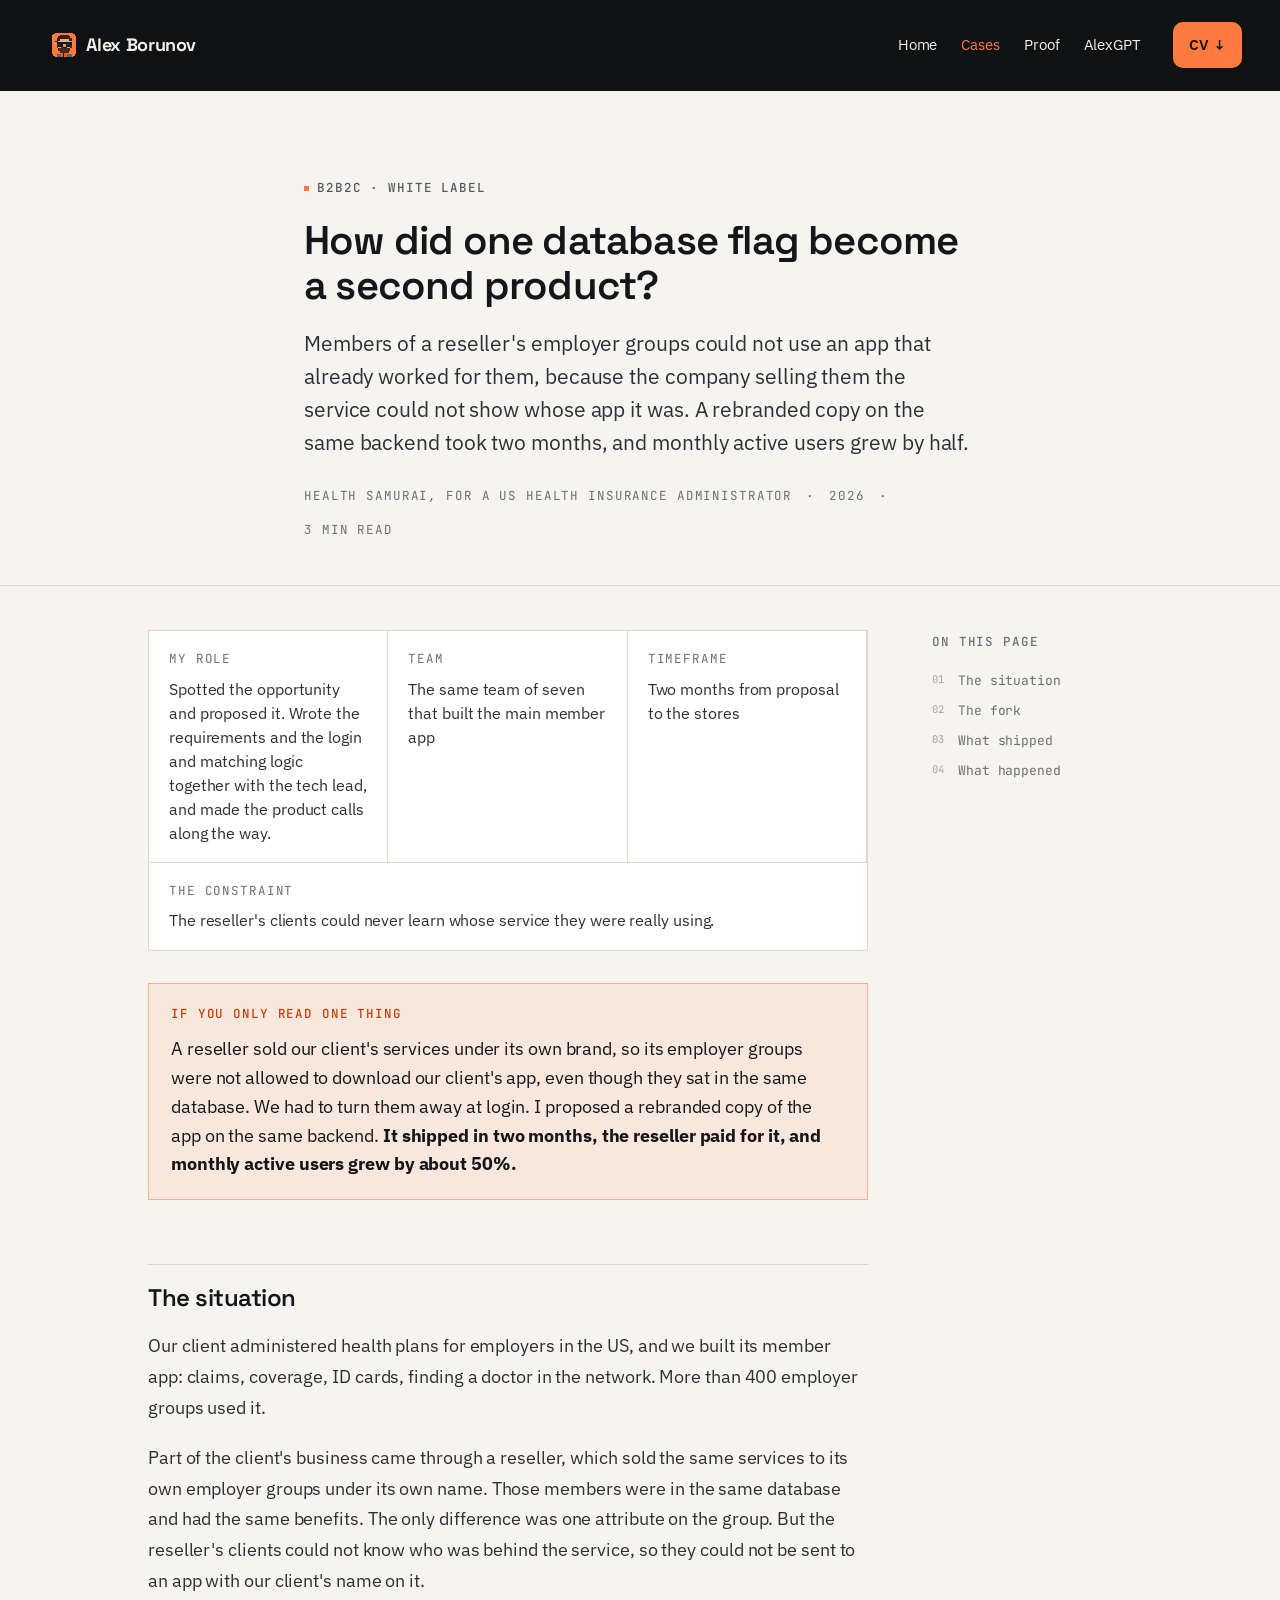
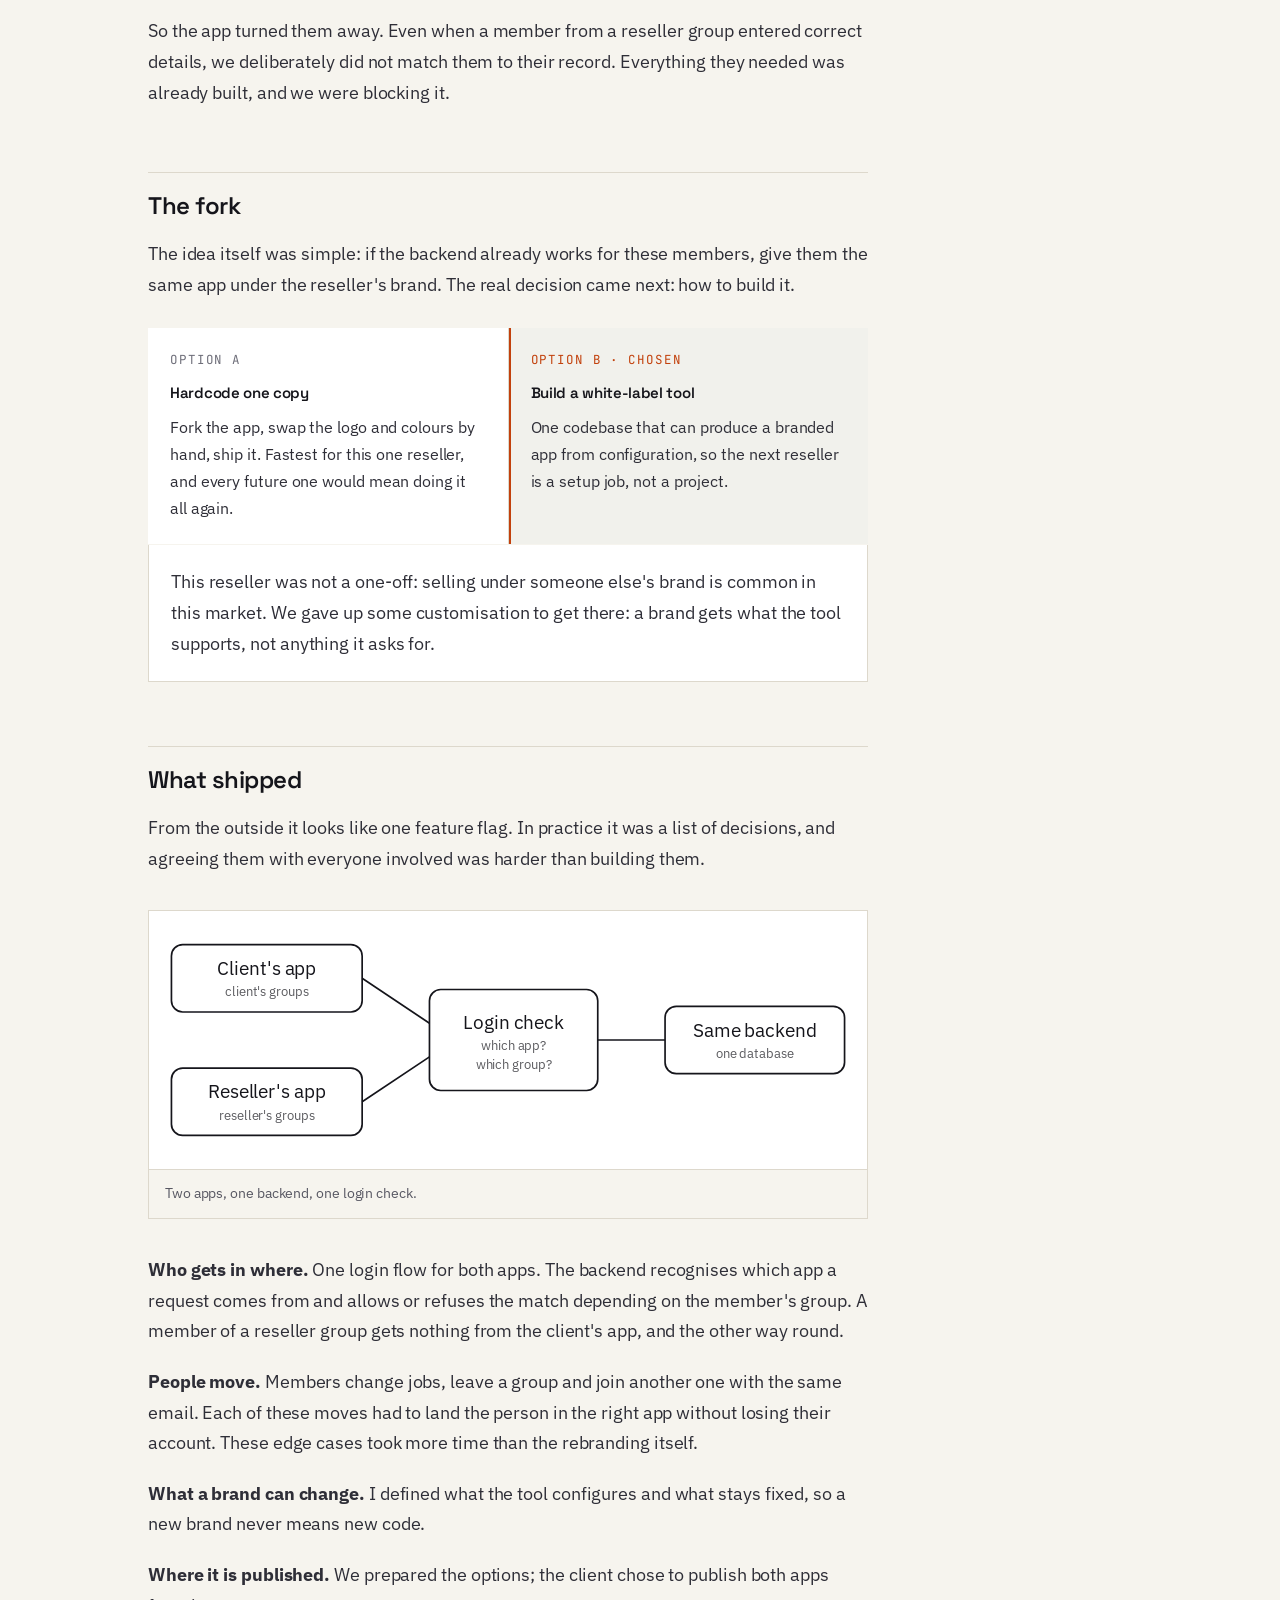
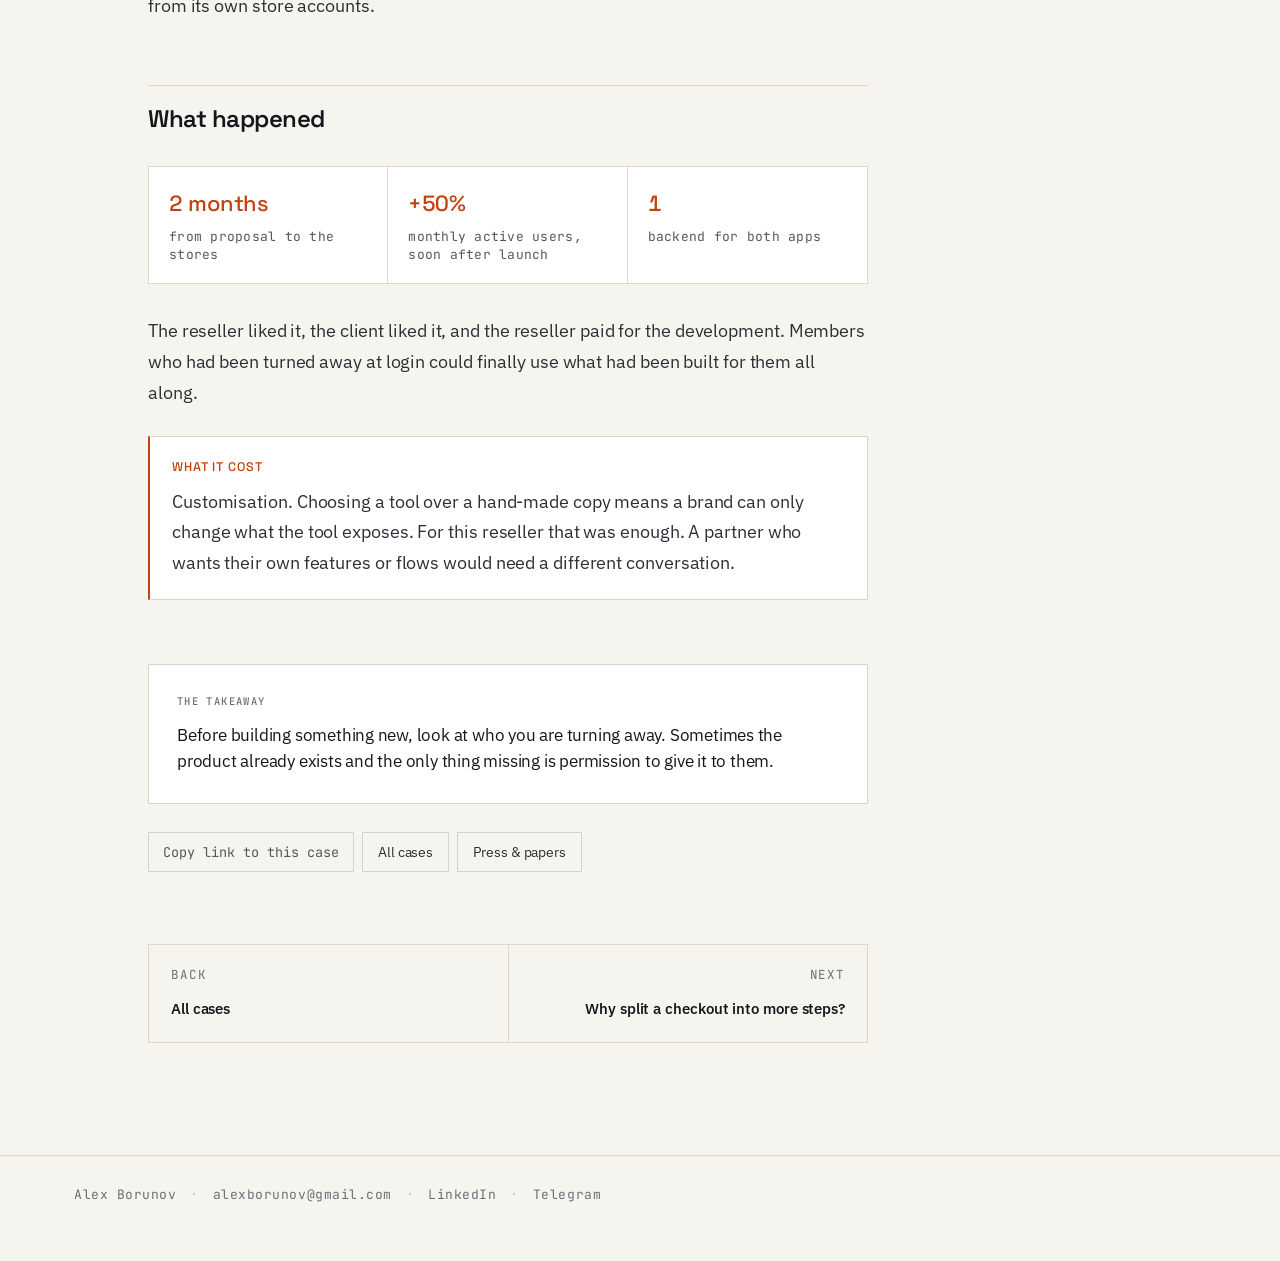
<file: cases/white-label.html>
<!doctype html>
<html lang="en">
<head>
<meta charset="utf-8">
<meta name="viewport" content="width=device-width, initial-scale=1">

<!-- Built from cases/_template.html. Sources for every figure are listed at the bottom of the page. -->

<title>How did one database flag become a second product? · Alex Borunov</title>
<meta name="description" content="A rebranded copy of a health insurance member app on the same backend: two months to ship, +50% monthly active users.">
<meta property="og:title" content="How did one database flag become a second product? · Alex Borunov">
<meta property="og:description" content="Members were turned away from an app that already worked for them. A white-label tool let them in.">
<meta property="og:type" content="article">
<meta property="og:url" content="https://alexborunov.com/cases/white-label.html">
<meta property="og:site_name" content="Alex Borunov">
<meta property="og:image" content="https://alexborunov.com/assets/og/white-label.png">
<meta property="og:image:width" content="1200">
<meta property="og:image:height" content="630">
<meta property="og:image:alt" content="How did one database flag become a second product?">
<meta name="twitter:card" content="summary_large_image">
<link rel="icon" href="../assets/avatar.svg" type="image/svg+xml">
<link rel="apple-touch-icon" href="../assets/avatar-180.png">
<link rel="stylesheet" href="../assets/style.css">
</head>
<body>

<a class="skip" href="#main">Skip to content</a>

<div class="sitebar">
  <nav class="sitenav" aria-label="Main">
    <a class="brand plate" href="../index.html"><img class="ava" src="../assets/avatar.svg" width="24" height="24" alt="">Alex Borunov</a>
    <div class="links plate">
      <a href="../index.html">Home</a>
      <a href="../cases.html" aria-current="page">Cases</a>
      <a href="../proof.html">Proof</a>
      <a href="../alexgpt.html">AlexGPT</a>
    </div>
    <a class="cv" href="../Alex_Borunov_CV.pdf">CV <span aria-hidden="true">↓</span></a>
  </nav>
</div>

<main id="main">

  <header class="case-hero">
    <div class="read">
      <span class="kicker"><span class="dot"></span> B2B2C · White label</span>
      <h1>How did one database flag become a second product?</h1>
      <p class="dek">Members of a reseller's employer groups could not use an app that already worked for them, because the company selling them the service could not show whose app it was. A rebranded copy on the same backend took two months, and monthly active users grew by half.</p>
      <div class="case-meta">
        <span>Health Samurai, for a US health insurance administrator</span>
        <span>·</span>
        <span>2026</span>
        <span>·</span>
        <span data-reading-time></span>
      </div>
    </div>
  </header>

  <div class="case-layout">
    <div class="read">

      <div class="factbox">
        <dl>
          <div><dt>My role</dt><dd>Spotted the opportunity and proposed it. Wrote the requirements and the login and matching logic together with the tech lead, and made the product calls along the way.</dd></div>
          <div><dt>Team</dt><dd>The same team of seven that built the main member app</dd></div>
          <div><dt>Timeframe</dt><dd>Two months from proposal to the stores</dd></div>
          <div><dt>The constraint</dt><dd>The reseller's clients could never learn whose service they were really using.</dd></div>
        </dl>
      </div>

      <div class="tldr">
        <h2>If you only read one thing</h2>
        <p>A reseller sold our client's services under its own brand, so its employer groups were not allowed to download our client's app, even though they sat in the same database. We had to turn them away at login. I proposed a rebranded copy of the app on the same backend. <strong>It shipped in two months, the reseller paid for it, and monthly active users grew by about 50%.</strong></p>
      </div>

      <article class="prose">

        <h2 id="situation" data-short="The situation">The situation</h2>

        <p>Our client administered health plans for employers in the US, and we built its member app: claims, coverage, ID cards, finding a doctor in the network. More than 400 employer groups used it.</p>
        <p>Part of the client's business came through a reseller, which sold the same services to its own employer groups under its own name. Those members were in the same database and had the same benefits. The only difference was one attribute on the group. But the reseller's clients could not know who was behind the service, so they could not be sent to an app with our client's name on it.</p>
        <p>So the app turned them away. Even when a member from a reseller group entered correct details, we deliberately did not match them to their record. Everything they needed was already built, and we were blocking it.</p>

        <h2 id="fork" data-short="The fork">The fork</h2>

        <p>The idea itself was simple: if the backend already works for these members, give them the same app under the reseller's brand. The real decision came next: how to build it.</p>

        <div class="fork">
          <div class="fork-options">
            <div class="opt">
              <span class="opt-label">Option A</span>
              <h4>Hardcode one copy</h4>
              <p>Fork the app, swap the logo and colours by hand, ship it. Fastest for this one reseller, and every future one would mean doing it all again.</p>
            </div>
            <div class="opt" data-chosen>
              <span class="opt-label">Option B · chosen</span>
              <h4>Build a white-label tool</h4>
              <p>One codebase that can produce a branded app from configuration, so the next reseller is a setup job, not a project.</p>
            </div>
          </div>
          <div class="fork-verdict">
            <p>This reseller was not a one-off: selling under someone else's brand is common in this market. We gave up some customisation to get there: a brand gets what the tool supports, not anything it asks for.</p>
          </div>
        </div>

        <h2 id="shipped" data-short="What shipped">What shipped</h2>

        <p>From the outside it looks like one feature flag. In practice it was a list of decisions, and agreeing them with everyone involved was harder than building them.</p>

        <figure>
          <svg viewBox="0 0 640 230" role="img" aria-label="One backend serves two branded apps; at login the backend checks which app the request came from and the member's group, and allows or refuses the match." style="width:100%;height:auto;font:14px/1.3 inherit">
            <g fill="none" stroke="currentColor" stroke-width="1.5">
              <rect x="20" y="30" width="170" height="60" rx="10"/>
              <rect x="20" y="140" width="170" height="60" rx="10"/>
              <rect x="250" y="70" width="150" height="90" rx="10"/>
              <rect x="460" y="85" width="160" height="60" rx="10"/>
              <path d="M190 60 L250 100 M190 170 L250 130 M400 115 L460 115"/>
            </g>
            <g fill="currentColor" text-anchor="middle">
              <text x="105" y="57">Client's app</text>
              <text x="105" y="76" font-size="12" opacity=".7">client's groups</text>
              <text x="105" y="167">Reseller's app</text>
              <text x="105" y="186" font-size="12" opacity=".7">reseller's groups</text>
              <text x="325" y="105">Login check</text>
              <text x="325" y="124" font-size="12" opacity=".7">which app?</text>
              <text x="325" y="141" font-size="12" opacity=".7">which group?</text>
              <text x="540" y="112">Same backend</text>
              <text x="540" y="131" font-size="12" opacity=".7">one database</text>
            </g>
          </svg>
          <figcaption>Two apps, one backend, one login check.</figcaption>
        </figure>

        <p><b>Who gets in where.</b> One login flow for both apps. The backend recognises which app a request comes from and allows or refuses the match depending on the member's group. A member of a reseller group gets nothing from the client's app, and the other way round.</p>
        <p><b>People move.</b> Members change jobs, leave a group and join another one with the same email. Each of these moves had to land the person in the right app without losing their account. These edge cases took more time than the rebranding itself.</p>
        <p><b>What a brand can change.</b> I defined what the tool configures and what stays fixed, so a new brand never means new code.</p>
        <p><b>Where it is published.</b> We prepared the options; the client chose to publish both apps from its own store accounts.</p>

        <h2 id="results" data-short="What happened">What happened</h2>

        <div class="grid-cells">
          <div class="cell"><b>2 months</b><span>from proposal to the stores</span></div>
          <div class="cell"><b>+50%</b><span>monthly active users, soon after launch</span></div>
          <div class="cell"><b>1</b><span>backend for both apps</span></div>
        </div>

        <p>The reseller liked it, the client liked it, and the reseller paid for the development. Members who had been turned away at login could finally use what had been built for them all along.</p>

        <div class="cost">
          <h3>What it cost</h3>
          <p>Customisation. Choosing a tool over a hand-made copy means a brand can only change what the tool exposes. For this reseller that was enough. A partner who wants their own features or flows would need a different conversation.</p>
        </div>

      </article>

      <div class="takeaway">
        <h2>The takeaway</h2>
        <p>Before building something new, look at who you are turning away. Sometimes the product already exists and the only thing missing is permission to give it to them.</p>
      </div>

      <div class="pill-row" style="margin-top:28px">
        <button class="copybtn">Copy link to this case</button>
        <a class="pill" href="../cases.html">All cases</a>
        <a class="pill" href="../proof.html">Press &amp; papers</a>
      </div>

      <nav class="case-nav">
        <a href="../cases.html">
          <span class="dir">Back</span>
          <span class="ttl">All cases</span>
        </a>
        <a class="next" href="genomed-checkout.html">
          <span class="dir">Next</span>
          <span class="ttl">Why split a checkout into more steps?</span>
        </a>
      </nav>

    </div><!-- /.read -->

    <aside class="toc">
      <h2>On this page</h2>
      <ol><!-- built by site.js from .prose h2[id] --></ol>
    </aside>
  </div><!-- /.case-layout -->

</main>

<footer class="site-foot">
  <div class="in">
    <span>Alex Borunov</span>
    <span class="sep">·</span>
    <a href="mailto:alexborunov@gmail.com">alexborunov@gmail.com</a>
    <span class="sep">·</span>
    <a href="https://www.linkedin.com/in/alexborunov" target="_blank" rel="noopener">LinkedIn</a>
    <span class="sep">·</span>
    <a href="https://t.me/alexborunov" target="_blank" rel="noopener">Telegram</a>
  </div>
</footer>

<script src="../assets/site.js"></script>
</body>
</html>
</file>
<file: assets/style.css>
@import url("https://fonts.googleapis.com/css2?family=Space+Grotesk:wght@500;600;700&family=IBM+Plex+Sans:wght@400;500;600&family=JetBrains+Mono:wght@400;500&display=swap");
/* ==========================================================================
   Alex Borunov portfolio — dark product
   One idea: the numbers are the ornament. Everything else is quiet.
   Cold near-black surfaces, hairline borders, dense grotesque, mono for
   every label and every figure. No serif, no shadows, no rounded cards.
   ========================================================================== */

/* --------------------------------------------------------------------------
   1. TOKENS
   -------------------------------------------------------------------------- */
:root{
  color-scheme: dark;

  /* surfaces. base is #0B0B12, taken from the Survivor Bias podcast site,
     so the two properties read as one person. cool, slightly violet black. */
  --bg:#0B0B12;
  --bg-1:#101018;
  --bg-2:#16161F;
  --bg-3:#1D1D28;

  /* hairlines */
  --line:#22222E;
  --line-2:#2E2E3C;
  --line-3:#3C3C4C;

  /* text */
  --ink:#ECECF2;
  --ink-2:#A3A3B4;
  --ink-3:#6C6C80;
  --ink-4:#49495B;

  /* the one accent: a readout amber. used on figures and almost nothing else */
  --sig:#E8B339;
  --sig-dim:#8A6A1F;
  --sig-bg:rgba(232,179,57,.09);

  /* a second, colder accent for links and focus only */
  --link:#8AB4F8;

  --font:-apple-system,BlinkMacSystemFont,"Segoe UI",Inter,"Helvetica Neue",Arial,sans-serif;
  --mono:ui-monospace,SFMono-Regular,"SF Mono",Menlo,"Roboto Mono",Consolas,monospace;

  --gutter:24px;
  --measure:680px;
  --wide:1180px;
}

/* --------------------------------------------------------------------------
   2. BASE
   -------------------------------------------------------------------------- */
*{box-sizing:border-box}
html{-webkit-text-size-adjust:100%}
body{
  margin:0;
  background:var(--bg);
  color:var(--ink);
  font-family:var(--font);
  font-size:15.5px;
  line-height:1.6;
  letter-spacing:-.005em;
  -webkit-font-smoothing:antialiased;
  text-rendering:optimizeLegibility;
}
a{color:inherit}
img{max-width:100%;height:auto;display:block}
::selection{background:var(--sig);color:#0B0B12}

.wrap{max-width:var(--wide);margin:0 auto;padding:0 var(--gutter)}
.read{max-width:var(--measure);margin:0 auto;padding:0 var(--gutter)}
@media (max-width:640px){ :root{--gutter:18px} }

.skip{position:absolute;left:-9999px}
.skip:focus{left:8px;top:8px;z-index:200;background:var(--sig);color:#0B0B12;padding:8px 14px}

:focus-visible{outline:1px solid var(--link);outline-offset:3px}

/* the mono label used everywhere: nav, kickers, table heads, meta */
.kicker,.tag,.lang,.cell span,.sec-head h2,.sec-head .count,
.case-card .idx,.case-card .foot,.factbox dt,.toc h2,.pub-journal,
.case-meta,.case-nav .dir,.tldr h2,.cost h3,.copybtn,.site-foot{
  font-family:var(--mono);
  font-feature-settings:"tnum" 1;
}

/* --------------------------------------------------------------------------
   3. NAV — thin, monospaced, flush hairline
   -------------------------------------------------------------------------- */
.nav{
  position:sticky;top:0;z-index:50;
  background:rgba(11,11,18,.74);
  backdrop-filter:saturate(140%) blur(14px);
  border-bottom:1px solid var(--line);
}
.nav-in{
  display:flex;align-items:center;gap:24px;height:52px;
  max-width:var(--wide);margin:0 auto;padding:0 var(--gutter);
}
.brand{
  font-family:var(--mono);font-size:13px;font-weight:500;
  letter-spacing:-.01em;text-decoration:none;white-space:nowrap;color:var(--ink);
}
.brand::before{content:"◆ ";color:var(--sig)}
.nav ul{display:flex;gap:2px;list-style:none;margin:0;padding:0;overflow-x:auto;scrollbar-width:none}
.nav ul::-webkit-scrollbar{display:none}
.nav ul a{
  font-family:var(--mono);font-size:12.5px;text-decoration:none;
  color:var(--ink-3);white-space:nowrap;padding:5px 10px;
  transition:color .12s,background .12s;
}
.nav ul a:hover{color:var(--ink);background:var(--bg-2)}
.nav ul a[aria-current="page"]{color:var(--sig)}
.nav .cta{
  margin-left:auto;font-family:var(--mono);font-size:12.5px;
  text-decoration:none;color:var(--ink);
  border:1px solid var(--line-2);padding:6px 13px;
  transition:border-color .12s,color .12s;white-space:nowrap;
}
.nav .cta:hover{border-color:var(--sig);color:var(--sig)}
@media (max-width:760px){ .nav-in{gap:8px} .nav ul a{padding:5px 5px} .nav .cta{padding:5px 10px} }

/* --------------------------------------------------------------------------
   4. SHARED
   -------------------------------------------------------------------------- */
.kicker{
  display:inline-flex;align-items:center;gap:8px;
  font-size:11.5px;letter-spacing:.09em;text-transform:uppercase;
  color:var(--ink-3);font-weight:500;
}
.dot{width:5px;height:5px;background:var(--sig);box-shadow:0 0 8px var(--sig)}

.tag{
  display:inline-block;font-size:11px;letter-spacing:.06em;text-transform:uppercase;
  color:var(--ink-3);border:1px solid var(--line-2);padding:2px 7px;
}
.lang{
  display:inline-block;font-size:10px;letter-spacing:.08em;
  border:1px solid var(--line-2);padding:1px 5px;color:var(--ink-4);vertical-align:2px;
}

.pill{
  display:inline-block;text-decoration:none;font-size:13.5px;
  padding:8px 15px;border:1px solid var(--line-2);
  color:var(--ink-2);background:transparent;
  transition:border-color .12s,color .12s,background .12s;
}
.pill:hover{border-color:var(--line-3);color:var(--ink);background:var(--bg-2)}
.pill.solid{background:var(--sig);border-color:var(--sig);color:#0B0B12;font-weight:600}
.pill.solid:hover{background:#F0C255;border-color:#F0C255;color:#0B0B12}
.pill-row{display:flex;flex-wrap:wrap;gap:8px}

.copybtn{
  font-size:12.5px;cursor:pointer;
  background:transparent;color:var(--ink-3);
  border:1px solid var(--line-2);padding:7px 14px;
  transition:border-color .12s,color .12s;
}
.copybtn:hover{color:var(--sig);border-color:var(--sig-dim)}
.copybtn[data-done="1"]{color:var(--sig);border-color:var(--sig)}

.sec-head{
  display:flex;align-items:center;gap:14px;
  margin:96px 0 0;padding-bottom:12px;border-bottom:1px solid var(--line-2);
}
.sec-head h2{
  font-size:11.5px;letter-spacing:.13em;text-transform:uppercase;
  font-weight:500;margin:0;color:var(--ink-2);
}
.sec-head .count{font-size:11.5px;color:var(--ink-4);margin-left:auto;letter-spacing:.06em}
@media (max-width:640px){ .sec-head{margin-top:64px} }

/* figures: the one place colour is allowed */
.grid-cells{
  display:flex;flex-wrap:wrap;
  border:1px solid var(--line);background:var(--bg-1);
}
.cell{
  flex:1 1 160px;padding:18px 20px;
  border-right:1px solid var(--line);border-top:1px solid var(--line);margin-top:-1px;
}
.cell:last-child{border-right:none}
.cell b{
  display:block;font-family:var(--mono);font-feature-settings:"tnum" 1;
  font-size:22px;font-weight:500;letter-spacing:-.02em;color:var(--sig);
}
.cell span{
  display:block;font-size:11px;color:var(--ink-3);margin-top:6px;line-height:1.45;
  letter-spacing:.02em;
}
.prose .grid-cells{margin:32px 0}
@media (max-width:520px){ .cell{flex:1 1 45%} }

.note{
  font-size:14px;color:var(--ink-3);border-left:1px solid var(--line-3);
  padding-left:16px;margin:24px 0;
}

/* --------------------------------------------------------------------------
   5. HOME
   -------------------------------------------------------------------------- */
.hero{padding:112px var(--gutter) 72px;max-width:var(--wide);margin:0 auto}
@media (max-width:640px){ .hero{padding:64px var(--gutter) 48px} }
.hero h1{
  font-size:clamp(32px,5vw,52px);line-height:1.05;letter-spacing:-.035em;
  font-weight:600;margin:22px 0 24px;max-width:17ch;color:var(--ink);
}
.hero .lede{
  font-size:clamp(16px,1.8vw,18px);line-height:1.65;
  color:var(--ink-2);max-width:60ch;margin:0 0 34px;
}
.hero .lede strong{color:var(--ink);font-weight:500}

/* case index: a dense list, not cards */
.case-index{margin-top:0;border-top:1px solid var(--line-2)}
.case-card{
  /* four children into two columns: pin them explicitly or the grid
     wraps the tease under the index column */
  display:grid;grid-template-columns:132px minmax(0,1fr);
  grid-template-rows:auto auto auto;gap:0 36px;
  text-decoration:none;padding:30px 18px;
  border-bottom:1px solid var(--line);
  background:none;border-radius:0;box-shadow:none;
  position:relative;transition:background .14s;
}
.case-card .top{grid-column:1;grid-row:1 / span 3}
.case-card h3{grid-column:2;grid-row:1}
.case-card p{grid-column:2;grid-row:2}
.case-card .foot{grid-column:2;grid-row:3}
.case-card::before{
  content:"";position:absolute;left:0;top:0;bottom:0;width:2px;
  background:var(--sig);opacity:0;transition:opacity .14s;
}
.case-card:hover{background:var(--bg-1);transform:none}
.case-card:hover::before{opacity:1}
.case-card:hover h3{color:var(--sig)}

.case-card .top{display:flex;flex-direction:column;align-items:flex-start;gap:10px;margin:0;padding:0}
.case-card .idx{font-size:11.5px;color:var(--ink-4);letter-spacing:.08em}
.case-card h3{
  font-family:var(--font);font-weight:550;
  font-size:clamp(18px,2.1vw,21px);line-height:1.32;letter-spacing:-.02em;
  margin:0 0 10px;color:var(--ink);transition:color .14s;
}
.case-card p{margin:0 0 16px;color:var(--ink-3);font-size:14.5px;line-height:1.6;max-width:64ch}
.case-card .foot{
  display:flex;align-items:center;gap:18px;flex-wrap:wrap;
  font-size:11.5px;color:var(--ink-4);letter-spacing:.03em;
}
.case-card .headline{color:var(--sig);font-weight:500}
.case-card .go{margin-left:auto;color:var(--ink-3)}
.case-card:hover .go{color:var(--sig)}
@media (max-width:760px){
  .case-card{grid-template-columns:1fr;grid-template-rows:none;gap:0;padding:26px 14px}
  .case-card .top,.case-card h3,.case-card p,.case-card .foot{grid-column:1;grid-row:auto}
  .case-card .top{flex-direction:row;align-items:center;gap:12px;margin-bottom:14px}
  .case-card .go{margin-left:0}
}

/* how I work */
.short-list{display:grid;grid-template-columns:1fr 1fr;gap:1px;background:var(--line);
  border:1px solid var(--line);margin-top:32px}
@media (max-width:760px){ .short-list{grid-template-columns:1fr} }
.short{background:var(--bg);padding:26px 24px;border-radius:0;border:none;box-shadow:none}
.short h4{font-size:15px;font-weight:600;margin:0 0 10px;letter-spacing:-.015em;color:var(--ink)}
.short p{margin:0;font-size:14.5px;color:var(--ink-3);line-height:1.62}

/* --------------------------------------------------------------------------
   6. CASE PAGE
   -------------------------------------------------------------------------- */
.case-hero{padding:80px 0 0;border-bottom:1px solid var(--line);padding-bottom:44px;margin-bottom:44px}
@media (max-width:640px){ .case-hero{padding-top:48px;padding-bottom:32px;margin-bottom:32px} }
.case-hero h1{
  font-size:clamp(27px,4.2vw,40px);line-height:1.12;letter-spacing:-.032em;
  font-weight:600;margin:20px 0 20px;
}
.case-hero .dek{font-size:clamp(16px,1.9vw,18.5px);line-height:1.6;color:var(--ink-2);margin:0 0 26px}
.case-meta{
  display:flex;gap:14px;flex-wrap:wrap;font-size:11.5px;
  color:var(--ink-4);letter-spacing:.05em;text-transform:uppercase;
}

/* fact box: a spec sheet */
.factbox{border:1px solid var(--line);background:var(--bg-1);padding:0;margin:0 0 32px}
.factbox dl{display:flex;flex-wrap:wrap;margin:0}
.factbox dl > div{flex:1 1 220px;padding:18px 20px;border-right:1px solid var(--line);border-top:1px solid var(--line);margin-top:-1px}
.factbox dl > div:last-child{border-right:none}
.factbox dt{font-size:10.5px;letter-spacing:.11em;text-transform:uppercase;color:var(--ink-4);margin-bottom:7px}
.factbox dd{margin:0;font-size:14px;color:var(--ink-2);line-height:1.55}
@media (max-width:560px){ .factbox dl > div{flex:1 1 100%;border-right:none} }

/* tl;dr */
.tldr{border:1px solid var(--sig-dim);background:var(--sig-bg);padding:20px 22px;margin:0 0 8px;border-radius:0}
.tldr h2{font-size:10.5px;letter-spacing:.13em;text-transform:uppercase;font-weight:500;margin:0 0 10px;color:var(--sig)}
.tldr p{margin:0;font-size:15.5px;line-height:1.6;color:var(--ink)}

/* prose */
.prose h2{
  font-family:var(--font);font-weight:600;
  font-size:clamp(19px,2.4vw,24px);line-height:1.25;letter-spacing:-.024em;
  margin:64px 0 18px;color:var(--ink);
  padding-top:18px;border-top:1px solid var(--line);
}
.prose h3{font-size:15.5px;font-weight:600;margin:32px 0 10px;letter-spacing:-.012em}
.prose p{margin:0 0 20px;color:var(--ink-2);font-size:15.5px;line-height:1.72}
.prose p strong{color:var(--ink);font-weight:550}
.prose a{color:var(--link);text-decoration:none;border-bottom:1px solid rgba(138,180,248,.35)}
.prose a:hover{border-bottom-color:var(--link)}
.prose ul,.prose ol{margin:0 0 20px;padding-left:20px;color:var(--ink-2)}
.prose li{margin-bottom:10px}
.prose li strong{color:var(--ink);font-weight:550}

/* the fork */
.fork{margin:28px 0}
.fork-options{display:grid;grid-template-columns:repeat(auto-fit,minmax(230px,1fr));gap:1px;background:var(--line)}
.opt{border:none;border-radius:0;padding:22px;background:var(--bg-1);position:relative}
.opt[data-chosen]{background:var(--bg-2);padding:22px}
.opt[data-chosen]::before{content:"";position:absolute;left:0;top:0;bottom:0;width:2px;background:var(--sig)}
.opt .opt-label{
  font-family:var(--mono);font-size:10.5px;letter-spacing:.11em;text-transform:uppercase;
  color:var(--ink-4);margin-bottom:10px;display:block;
}
.opt[data-chosen] .opt-label{color:var(--sig)}
.opt h4{margin:0 0 8px;font-size:15px;font-weight:600;letter-spacing:-.015em;color:var(--ink)}
.opt p{margin:0;font-size:14px;color:var(--ink-3);line-height:1.6}
.fork-verdict{margin-top:1px;padding:22px;background:var(--bg-1);border:1px solid var(--line);border-top:none}
.fork-verdict p{margin:0;font-size:15px;color:var(--ink-2);line-height:1.65}
.fork-verdict p+p{margin-top:14px}

/* cost */
.cost{border:1px solid var(--line-2);border-left:2px solid var(--sig);background:var(--bg-1);padding:20px 22px;margin:28px 0;border-radius:0}
.cost h3{margin:0 0 9px;font-size:10.5px;letter-spacing:.13em;text-transform:uppercase;font-weight:500;color:var(--sig)}
.cost p{margin:0;font-size:15px;color:var(--ink-2);line-height:1.65}

/* artifacts */
figure{margin:36px 0;padding:0;border:1px solid var(--line);background:var(--bg-1);overflow:hidden;border-radius:0;box-shadow:none}
figure img,figure svg{display:block;width:100%;height:auto}
figcaption{font-family:var(--mono);font-size:11.5px;color:var(--ink-4);line-height:1.55;padding:13px 16px;border-top:1px solid var(--line);background:var(--bg)}
.artifact-slot{
  display:grid;place-items:center;text-align:center;min-height:200px;padding:32px;
  background:
    repeating-linear-gradient(45deg,transparent,transparent 9px,var(--bg-2) 9px,var(--bg-2) 10px);
  color:var(--ink-4);font-family:var(--mono);font-size:12px;line-height:1.7;
}
.artifact-slot p{margin:0;max-width:44ch}
.artifact-slot code{color:var(--ink-3);background:var(--bg-3);padding:2px 6px;border:1px solid var(--line-2);white-space:nowrap}
.figrow{display:grid;grid-template-columns:1fr 1fr;gap:16px;margin:36px 0}
.figrow figure{margin:0}
@media (max-width:640px){ .figrow{grid-template-columns:1fr} }

/* draft markers */
.draft{
  border:1px dashed var(--line-3);padding:14px 18px;margin:20px 0;
  background:var(--bg-1);color:var(--ink-4);font-size:14px;
}
.draft b{color:var(--ink-3);font-weight:550}

/* takeaway */
.takeaway{margin:64px 0 0;padding:28px;border:1px solid var(--line-2);background:var(--bg-1);border-radius:0}
.takeaway h2{
  font-family:var(--mono);font-size:10.5px;letter-spacing:.13em;text-transform:uppercase;
  font-weight:500;margin:0 0 12px;color:var(--ink-4);
}
.takeaway p{margin:0;font-size:17px;line-height:1.55;color:var(--ink);letter-spacing:-.012em}

/* sticky toc */
.case-layout{display:grid;grid-template-columns:minmax(0,1fr);gap:0}
.case-layout > *{min-width:0}
.case-layout > .read{width:100%}
@media (min-width:1080px){
  .case-layout{
    grid-template-columns:minmax(0,var(--measure)) 200px;
    gap:64px;justify-content:center;max-width:var(--wide);margin:0 auto;padding:0 var(--gutter);
  }
  .case-layout .read{max-width:none;margin:0;padding:0}
}
.toc{display:none;position:sticky;top:84px;align-self:start;font-size:12.5px;padding-top:2px}
.toc h2{font-size:10.5px;letter-spacing:.13em;text-transform:uppercase;font-weight:500;color:var(--ink-4);margin:0 0 14px}
.toc ol{list-style:none;margin:0;padding:0;counter-reset:toc}
.toc li{counter-increment:toc;margin-bottom:2px}
.toc a{
  font-family:var(--mono);font-size:11.5px;text-decoration:none;color:var(--ink-4);
  display:block;padding:5px 0 5px 26px;position:relative;transition:color .12s;line-height:1.4;
}
.toc a::before{content:counter(toc,decimal-leading-zero);position:absolute;left:0;font-size:10.5px;opacity:.6}
.toc a:hover{color:var(--ink-2)}
.toc a.active{color:var(--sig)}
.toc a.active::before{opacity:1}
@media (min-width:1080px){ .toc{display:block} }

/* prev / next */
.case-nav{display:grid;grid-template-columns:1fr 1fr;gap:1px;margin:72px 0 0;background:var(--line);border:1px solid var(--line)}
@media (max-width:640px){ .case-nav{grid-template-columns:1fr} }
.case-nav a{
  text-decoration:none;border:none;border-radius:0;padding:20px 22px;background:var(--bg);
  transition:background .12s;
}
.case-nav a:hover{background:var(--bg-2);border-color:transparent}
.case-nav .dir{display:block;font-size:10.5px;letter-spacing:.13em;text-transform:uppercase;color:var(--ink-4);margin-bottom:8px}
.case-nav .ttl{font-size:14.5px;font-weight:550;line-height:1.4;color:var(--ink)}
.case-nav a:hover .ttl{color:var(--sig)}
.case-nav .next{text-align:right}

/* --------------------------------------------------------------------------
   7. PROOF
   -------------------------------------------------------------------------- */
.pubs{display:grid;gap:1px;margin-top:28px;background:var(--line);border:1px solid var(--line)}
.pub{background:var(--bg);border:none;border-radius:0;padding:26px 24px;box-shadow:none}
.pub-journal{
  display:inline-block;font-size:10.5px;letter-spacing:.11em;text-transform:uppercase;
  color:var(--sig);background:none;border:1px solid var(--sig-dim);padding:3px 8px;margin-bottom:14px;
}
.pub h3{margin:0 0 10px;font-size:16.5px;line-height:1.4;font-weight:600;letter-spacing:-.018em;color:var(--ink)}
.pub .cite{font-family:var(--mono);font-size:12px;color:var(--ink-4);margin:0 0 16px;line-height:1.65}
.pub .cite a{color:var(--link);text-decoration:none;border-bottom:1px solid rgba(138,180,248,.3)}
.pub .cite a:hover{border-bottom-color:var(--link)}
.pub .found{margin:0;font-size:14.5px;color:var(--ink-3);line-height:1.65}
.pub .found strong{color:var(--ink-2);font-weight:550}
.pub .found a{color:var(--link);text-decoration:none;border-bottom:1px solid rgba(138,180,248,.3)}
.disclosure{
  margin-top:24px;font-size:14px;color:var(--ink-3);
  background:var(--sig-bg);border:1px solid var(--sig-dim);padding:16px 18px;line-height:1.6;
}
.disclosure b{color:var(--sig);font-weight:550}

/* --------------------------------------------------------------------------
   8. FOOTER
   -------------------------------------------------------------------------- */
.site-foot{margin-top:112px;border-top:1px solid var(--line);padding:28px 0 56px;font-size:11.5px;color:var(--ink-4);letter-spacing:.04em}
.site-foot .in{display:flex;flex-wrap:wrap;gap:14px;align-items:center;max-width:var(--wide);margin:0 auto;padding:0 var(--gutter)}
.site-foot a{color:var(--ink-4);text-decoration:none}
.site-foot a:hover{color:var(--sig)}
.site-foot .sep{opacity:.35}

/* leftovers from the light build, neutralised */
.todo-block{border:1px dashed var(--line-3);background:var(--bg-1);padding:16px 18px;margin:20px 0;color:var(--ink-3);font-size:14px}
.todo-block b{color:var(--ink-2);font-weight:550;display:block;margin-bottom:6px;font-size:10.5px;letter-spacing:.11em;text-transform:uppercase;font-family:var(--mono)}
.todo{background:var(--bg-2);border:1px dashed var(--line-3);padding:2px 8px;color:var(--ink-3);font-size:13px;font-family:var(--mono)}

/* --------------------------------------------------------------------------
   9. DATA: bar charts, tables, timelines, quotes
   Charts are plain HTML so labels stay legible at any width.
   Amber carries the series the story is about; context series are grey.
   -------------------------------------------------------------------------- */
.chart{padding:20px 20px 0}
.chart-head{display:flex;flex-wrap:wrap;align-items:baseline;justify-content:space-between;gap:8px 20px;margin:0 0 22px}
.chart-title{margin:0;font-size:14px;font-weight:600;letter-spacing:-.01em;color:var(--ink);line-height:1.4}
.chart-sub{display:block;font-family:var(--mono);font-size:11px;font-weight:400;color:var(--ink-4);letter-spacing:.02em;margin-top:3px}
.legend{display:flex;flex-wrap:wrap;gap:6px 16px;list-style:none;margin:0;padding:0;font-family:var(--mono);font-size:11px;color:var(--ink-3)}
.legend li{display:flex;align-items:center;gap:7px}
.sw{display:inline-block;width:10px;height:10px;border-radius:2px;background:var(--sig)}
.sw.ctx{background:var(--ink-3)}

.plot{position:relative;height:210px;margin:0 0 0 44px;border-bottom:1px solid var(--line-3)}
.plot .gl{position:absolute;left:0;right:0;height:0;border-top:1px solid var(--line)}
.plot .gl span{position:absolute;right:calc(100% + 9px);top:-8px;font-family:var(--mono);font-size:10.5px;color:var(--ink-4);font-feature-settings:"tnum" 1;white-space:nowrap}
.plot .groups{position:absolute;inset:0;display:flex;justify-content:space-around;align-items:flex-end}
.plot .grp{display:flex;align-items:flex-end;gap:2px;height:100%}
.bar{
  width:22px;height:calc(var(--v) / var(--max) * 100%);
  background:var(--sig);border-radius:4px 4px 0 0;
  cursor:default;transition:filter .12s;outline:none;
}
.bar.ctx{background:var(--ink-3)}
.bar:hover,.bar:focus-visible{filter:brightness(1.22)}
.bar:focus-visible{box-shadow:0 0 0 1px var(--bg-1),0 0 0 2px var(--link)}
.xlab{display:flex;justify-content:space-around;margin:0 0 0 44px;padding:9px 0 16px;font-family:var(--mono);font-size:11px;color:var(--ink-3)}
.xlab span{width:46px;text-align:center}
@media (max-width:420px){ .bar{width:16px} .plot,.xlab{margin-left:38px} }

.chart-tip{
  position:fixed;z-index:120;pointer-events:none;opacity:0;transition:opacity .08s;
  background:var(--bg-3);border:1px solid var(--line-3);padding:8px 11px;
  font-family:var(--mono);font-size:11.5px;line-height:1.5;color:var(--ink-3);
  max-width:240px;
}
.chart-tip[data-on="1"]{opacity:1}
.chart-tip b{display:block;color:var(--ink);font-weight:500;font-size:13px;font-feature-settings:"tnum" 1}

/* table twin of a chart, or a small table in its own right */
.table-wrap{overflow-x:auto;max-width:100%;border-top:1px solid var(--line)}
.data-table{width:100%;border-collapse:collapse;font-family:var(--mono);font-size:12px;font-feature-settings:"tnum" 1;background:var(--bg-1)}
.data-table caption{text-align:left;padding:12px 16px 4px;color:var(--ink-4);font-size:10.5px;letter-spacing:.11em;text-transform:uppercase}
.data-table th{font-weight:500;color:var(--ink-4);font-size:10.5px;letter-spacing:.08em;text-transform:uppercase;text-align:right;padding:10px 16px;border-bottom:1px solid var(--line-2);white-space:nowrap}
.data-table td{text-align:right;padding:9px 16px;color:var(--ink-2);border-bottom:1px solid var(--line);white-space:nowrap}
.data-table th:first-child,.data-table td:first-child{text-align:left}
.data-table tfoot td{color:var(--ink);font-weight:500;border-bottom:none}
.data-table .up{color:var(--sig)}
.data-table .down{color:var(--ink-3)}

/* figure that holds a white product screenshot: a thin frame so it does not glare */
figure.shot img{background:#fff}
figure.shot{background:var(--bg-2)}
.figrow.top{align-items:start}

/* dated sequence of events */
.timeline{list-style:none;margin:28px 0 32px;padding:0;border-left:1px solid var(--line-2)}
.timeline li{position:relative;padding:0 0 18px 22px}
.timeline li:last-child{padding-bottom:0}
.timeline li::before{content:"";position:absolute;left:-3px;top:8px;width:5px;height:5px;background:var(--ink-4)}
.timeline li.key::before{background:var(--sig);box-shadow:0 0 8px var(--sig)}
.timeline time{display:block;font-family:var(--mono);font-size:11px;letter-spacing:.06em;text-transform:uppercase;color:var(--ink-4);margin-bottom:3px}
.timeline p{margin:0;font-size:14.5px;line-height:1.6;color:var(--ink-2)}
.timeline p strong{color:var(--ink);font-weight:550}

/* quotes from published sources */
.prose blockquote{margin:28px 0;padding:2px 0 2px 18px;border-left:2px solid var(--sig-dim)}
.prose blockquote p{margin:0 0 8px;font-size:16.5px;line-height:1.6;color:var(--ink);letter-spacing:-.01em}
.prose blockquote cite{font-style:normal;font-family:var(--mono);font-size:11px;color:var(--ink-4);letter-spacing:.03em}

/* sources list at the end of a case */
.sources{font-size:13.5px}
.sources li{color:var(--ink-3);margin-bottom:8px}

@media print{
  .nav,.toc,.case-nav,.copybtn,.site-foot{display:none}
  body{background:#fff;color:#000;font-size:11pt}
  .chart-tip{display:none}
}

/* ==========================================================================
   READABILITY PASS (2026-10-16)
   Brighter secondary text, bigger body copy, larger small labels.
   Delete this block to return to the original look.
   ========================================================================== */
:root{
  --ink:#F1F1F6;
  --ink-2:#C9C9D6;
  --ink-3:#A2A2B6;
  --ink-4:#86869A;
  --measure:720px;
}
body{font-size:17px;line-height:1.65}

/* long-form text */
.prose p,.prose ul,.prose ol{font-size:17.5px;line-height:1.75;color:var(--ink-2)}
.prose h3{font-size:18px}
.case-hero .dek{font-size:clamp(18px,2vw,20.5px);color:var(--ink-2)}
.tldr p{font-size:17.5px;line-height:1.65}
.factbox dd{font-size:15.5px}
.opt p{font-size:15.5px;color:var(--ink-2)}
.case-card p,.short p,.pub .found{font-size:16px;color:var(--ink-2)}
.prose blockquote p{font-size:17.5px}

/* small labels: still mono, but readable */
.kicker,.case-meta,.factbox dt,.tldr h2,.cost h3,.opt-label,.toc h2,
.case-nav .dir,.sec-head h2,.sec-head .count,.case-card .idx,.case-card .foot,
.data-table caption,.data-table th,.timeline time{
  font-size:12.5px !important;letter-spacing:.07em !important;
}
.cell span{font-size:13px;color:var(--ink-3)}
.toc a{font-size:13px}
.nav ul a,.nav .cta,.brand,.copybtn{font-size:13.5px}
.chart-sub,.legend,.xlab,.plot .gl span{font-size:12.5px}
.data-table{font-size:13.5px}
.site-foot{font-size:13px}

/* captions read as text, not as code */
figcaption{font-family:var(--font);font-size:14px;color:var(--ink-3);line-height:1.55}
.prose blockquote cite{font-size:13px;color:var(--ink-3)}
figure.photo{max-width:460px}

/* ==========================================================================
   LIGHT THEME (2026-10-16). Delete this block to go back to dark.
   ========================================================================== */
:root{
  color-scheme: light;
  --bg:#FAFAF7;
  --bg-1:#FFFFFF;
  --bg-2:#F1F1EC;
  --bg-3:#E8E8E2;
  --line:#E3E3DD;
  --line-2:#D4D4CD;
  --line-3:#BEBEB6;
  --ink:#15151B;
  --ink-2:#2E2E37;
  --ink-3:#575762;
  --ink-4:#6E6E79;
  --sig:#B07400;
  --sig-dim:#D9AE55;
  --sig-bg:rgba(232,179,57,.13);
  --link:#1D5BC4;
}
.nav{background:rgba(250,250,247,.86)}
.prose a,.pub .cite a,.pub .found a{border-bottom-color:rgba(29,91,196,.35)}
::selection{background:#F3D27E;color:#15151B}
.pill.solid{color:#fff}
.dot{box-shadow:none}

/* ==========================================================================
   MATCH NEW HOMEPAGE (2026-10-16): fonts, orange accent, dark nav
   ========================================================================== */
:root{
  --font:'IBM Plex Sans',system-ui,sans-serif;
  --mono:'JetBrains Mono',ui-monospace,monospace;
  --sig:#C2410C;
  --sig-dim:#F2B58F;
  --sig-bg:rgba(255,122,61,.10);
  --bg:#F6F4EE;
  --line:#DDD8CC;
}
h1,h2,h3,.case-hero h1,.prose h2,.prose h3,.fork h4,.cell b,.brand{font-family:'Space Grotesk',system-ui,sans-serif;letter-spacing:-.02em}
.nav{background:#111214;border-bottom:0}
.nav .brand,.nav ul a,.nav .cta{color:#F2F0EA}
.nav .brand::before{color:#FF7A3D}
.nav ul a:hover{background:rgba(255,255,255,.1);color:#fff}
.nav .cta{background:#FF7A3D;color:#111214;border-color:#FF7A3D;border-radius:8px;font-weight:600}
.nav .cta:hover{background:#FF9361;color:#111214;border-color:#FF9361}
.dot{background:#FF7A3D}

/* nav edges match the home page: brand and CV at 3% from the window edges */
.nav-in{max-width:none;padding:0 3%}

/* unified site header, identical to the home page (index.html .nav) */
.sitebar{background:#111214;color:#F2F0EA}
.sitenav{display:flex;align-items:center;gap:16px;flex-wrap:wrap;padding:22px 3%}
.sitenav .plate{background:rgba(17,18,20,.74);border-radius:10px;backdrop-filter:blur(6px)}
.sitenav .brand{font-family:'Space Grotesk',system-ui,sans-serif;font-weight:700;font-size:18px;letter-spacing:-.02em;line-height:1.6;text-decoration:none;display:flex;align-items:center;gap:10px;padding:9px 14px;color:#F2F0EA}
.sitenav .brand::before{content:none}
.sitenav .brand i{width:12px;height:12px;background:#FF7A3D;display:inline-block}
.sitenav .links{display:flex;gap:4px;flex-wrap:wrap;margin-left:auto;padding:6px;font-family:'IBM Plex Sans',system-ui,sans-serif;font-size:15px;line-height:1.6}
.sitenav .links a{text-decoration:none;padding:5px 10px;border-radius:7px;color:#F2F0EA}
.sitenav .links a:hover{background:rgba(255,255,255,.1)}
.sitenav .links a[aria-current]{color:#FF7A3D}
.sitenav .cv{background:#FF7A3D;color:#111214;font-family:'IBM Plex Sans',system-ui,sans-serif;font-weight:600;font-size:15px;line-height:1.6;text-decoration:none;padding:11px 16px;border-radius:10px;white-space:nowrap}
.sitenav .cv:hover{background:#FF9361}
.sitenav a:focus-visible{outline:2px solid #FF7A3D;outline-offset:3px}
@media (max-width:700px){.sitenav{padding:10px 12px;gap:8px}.sitenav .plate{background:transparent;backdrop-filter:none}.sitenav .brand{padding:6px 4px;font-size:16px}.sitenav .links{margin-left:0;padding:0;font-size:14px;order:3;flex-basis:100%}.sitenav .links a{padding:5px 8px}.sitenav .cv{order:2;margin-left:auto;padding:6px 12px;font-size:14px;border-radius:7px}}
.sitenav .brand .ava{width:24px;height:24px;flex:none;display:block;image-rendering:pixelated}
</file>
